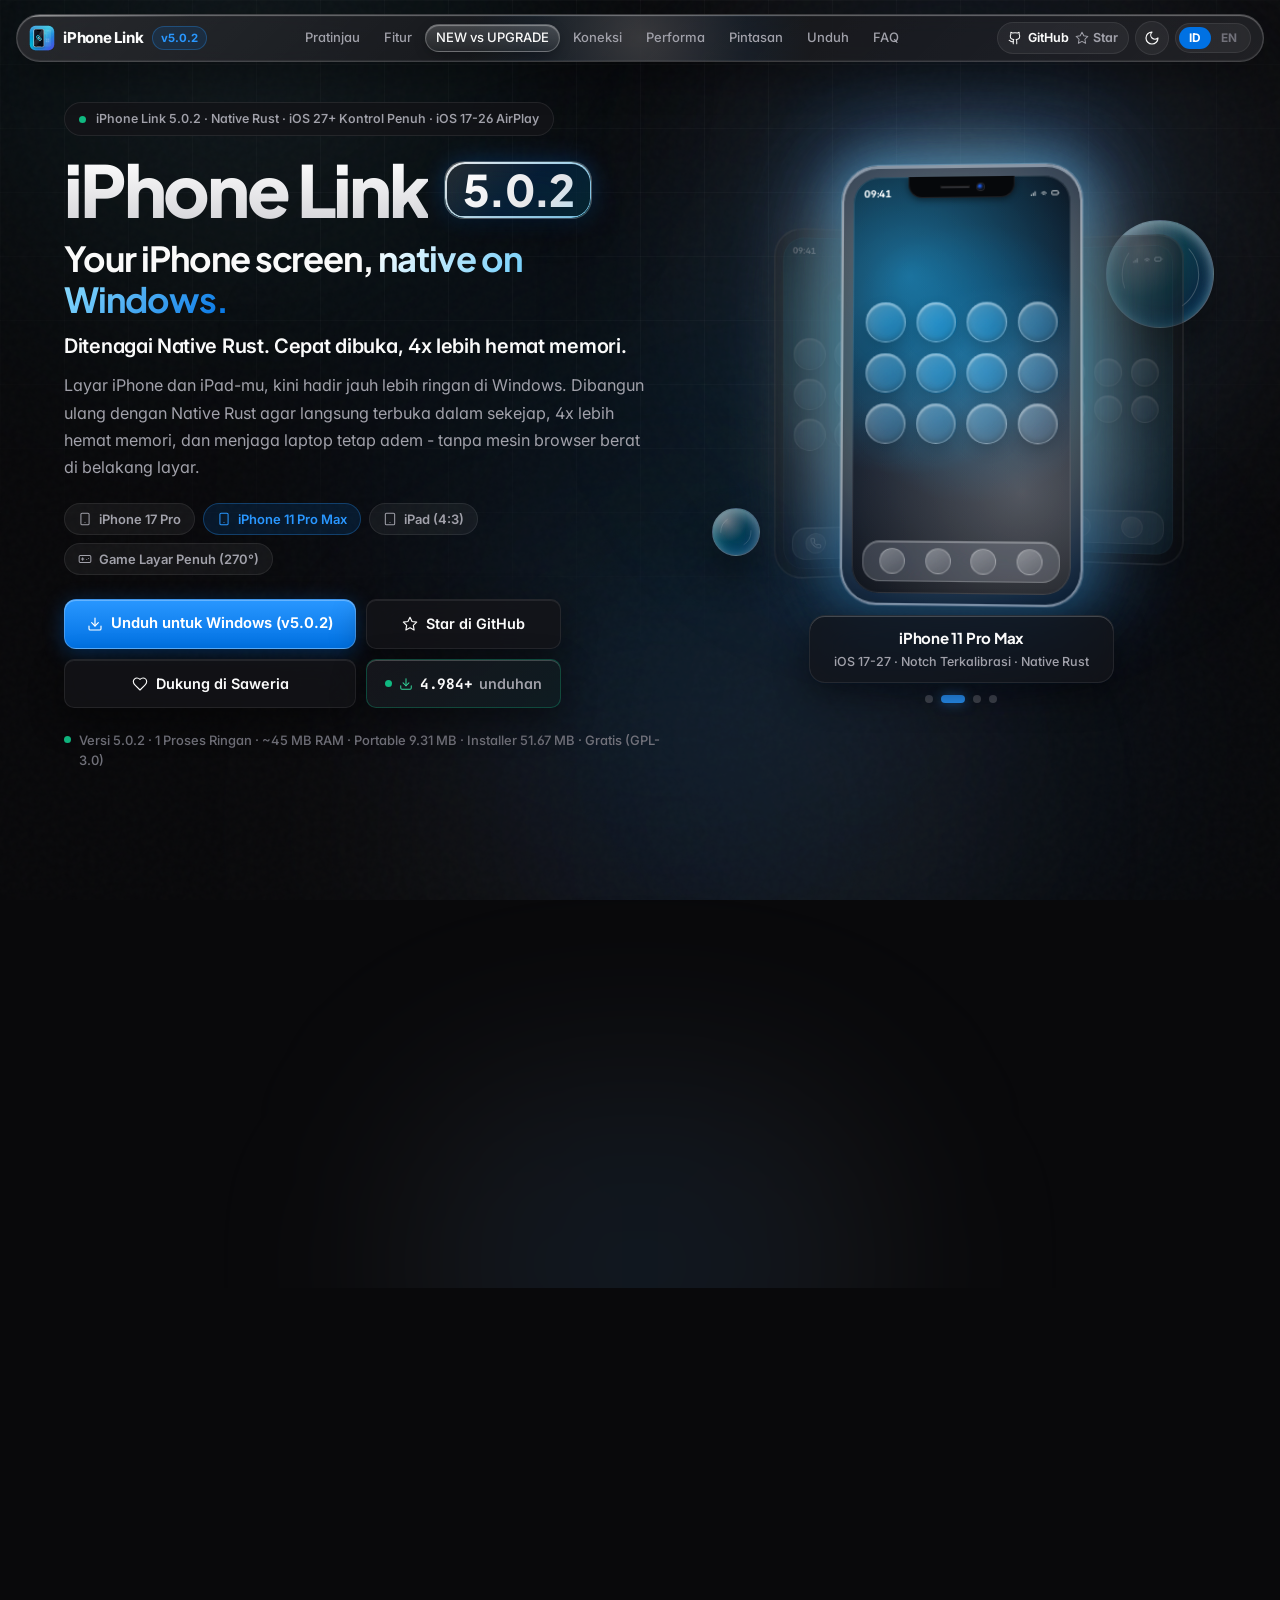
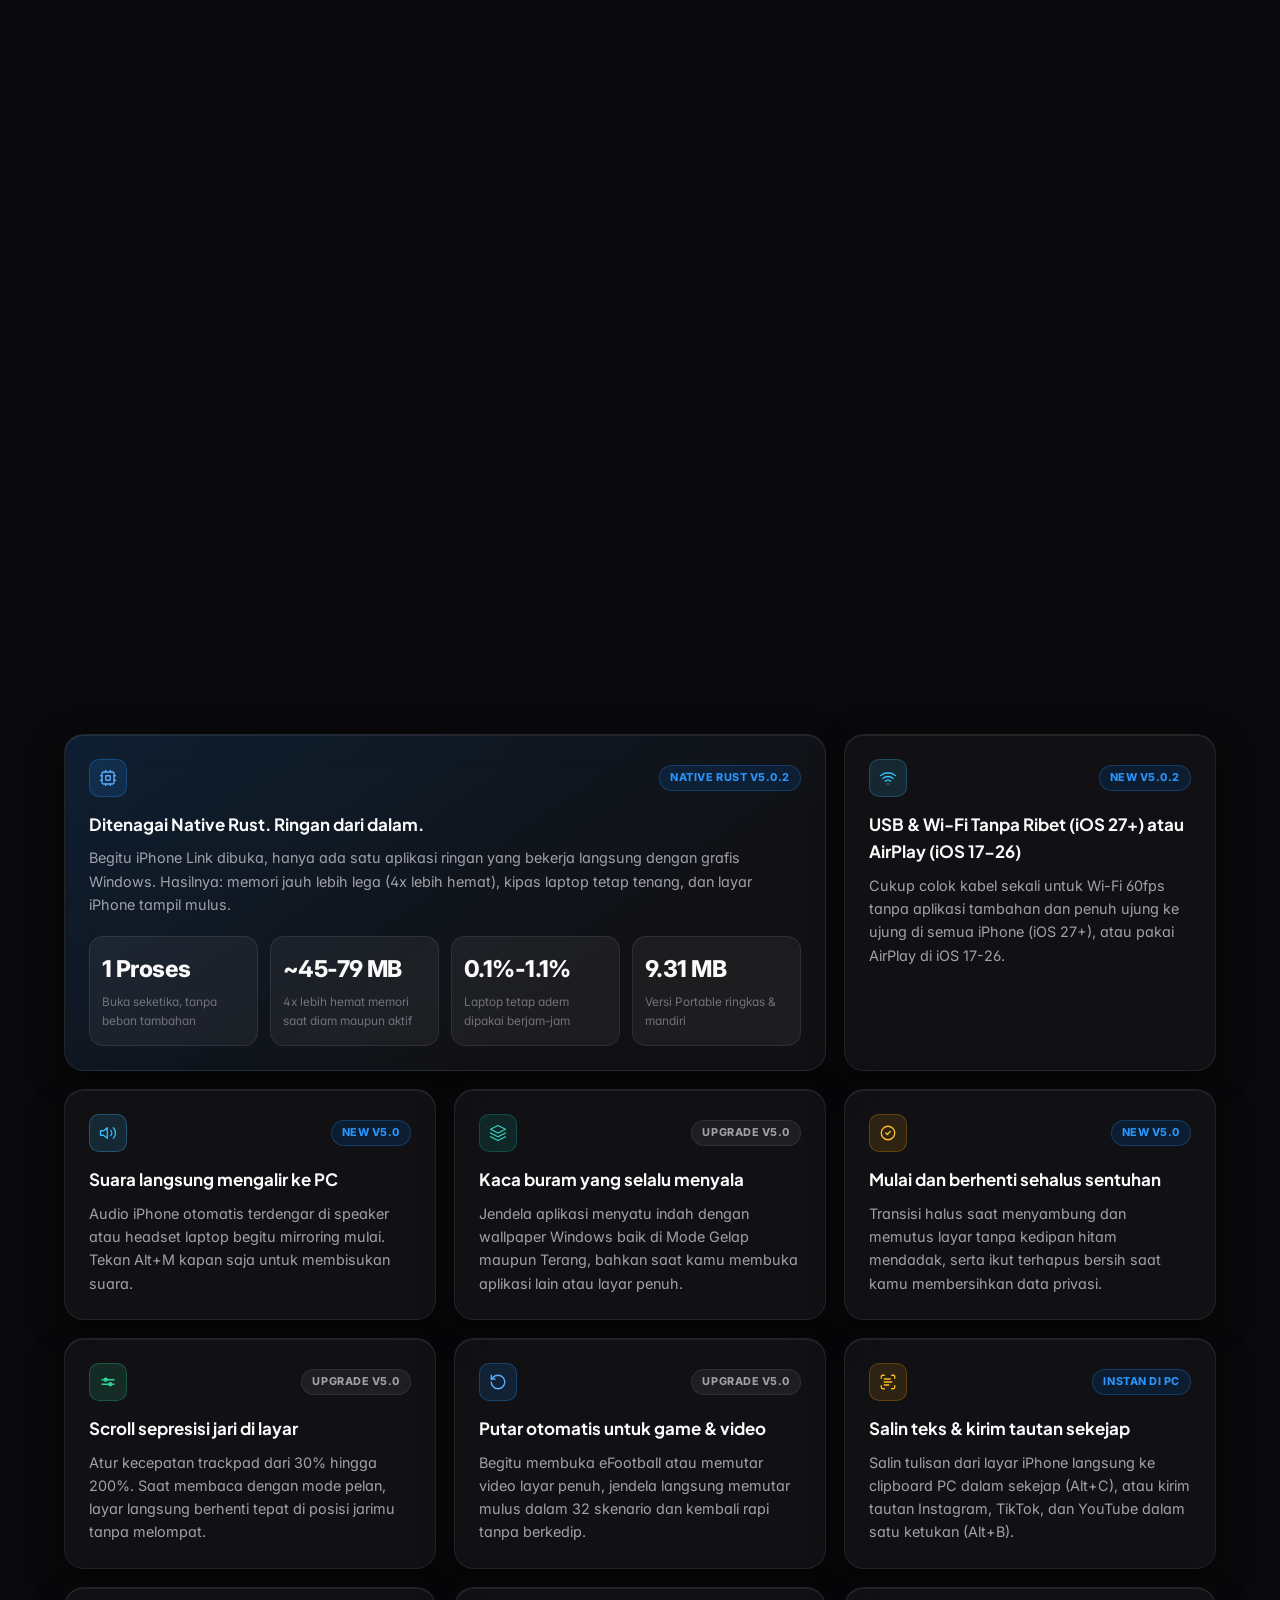
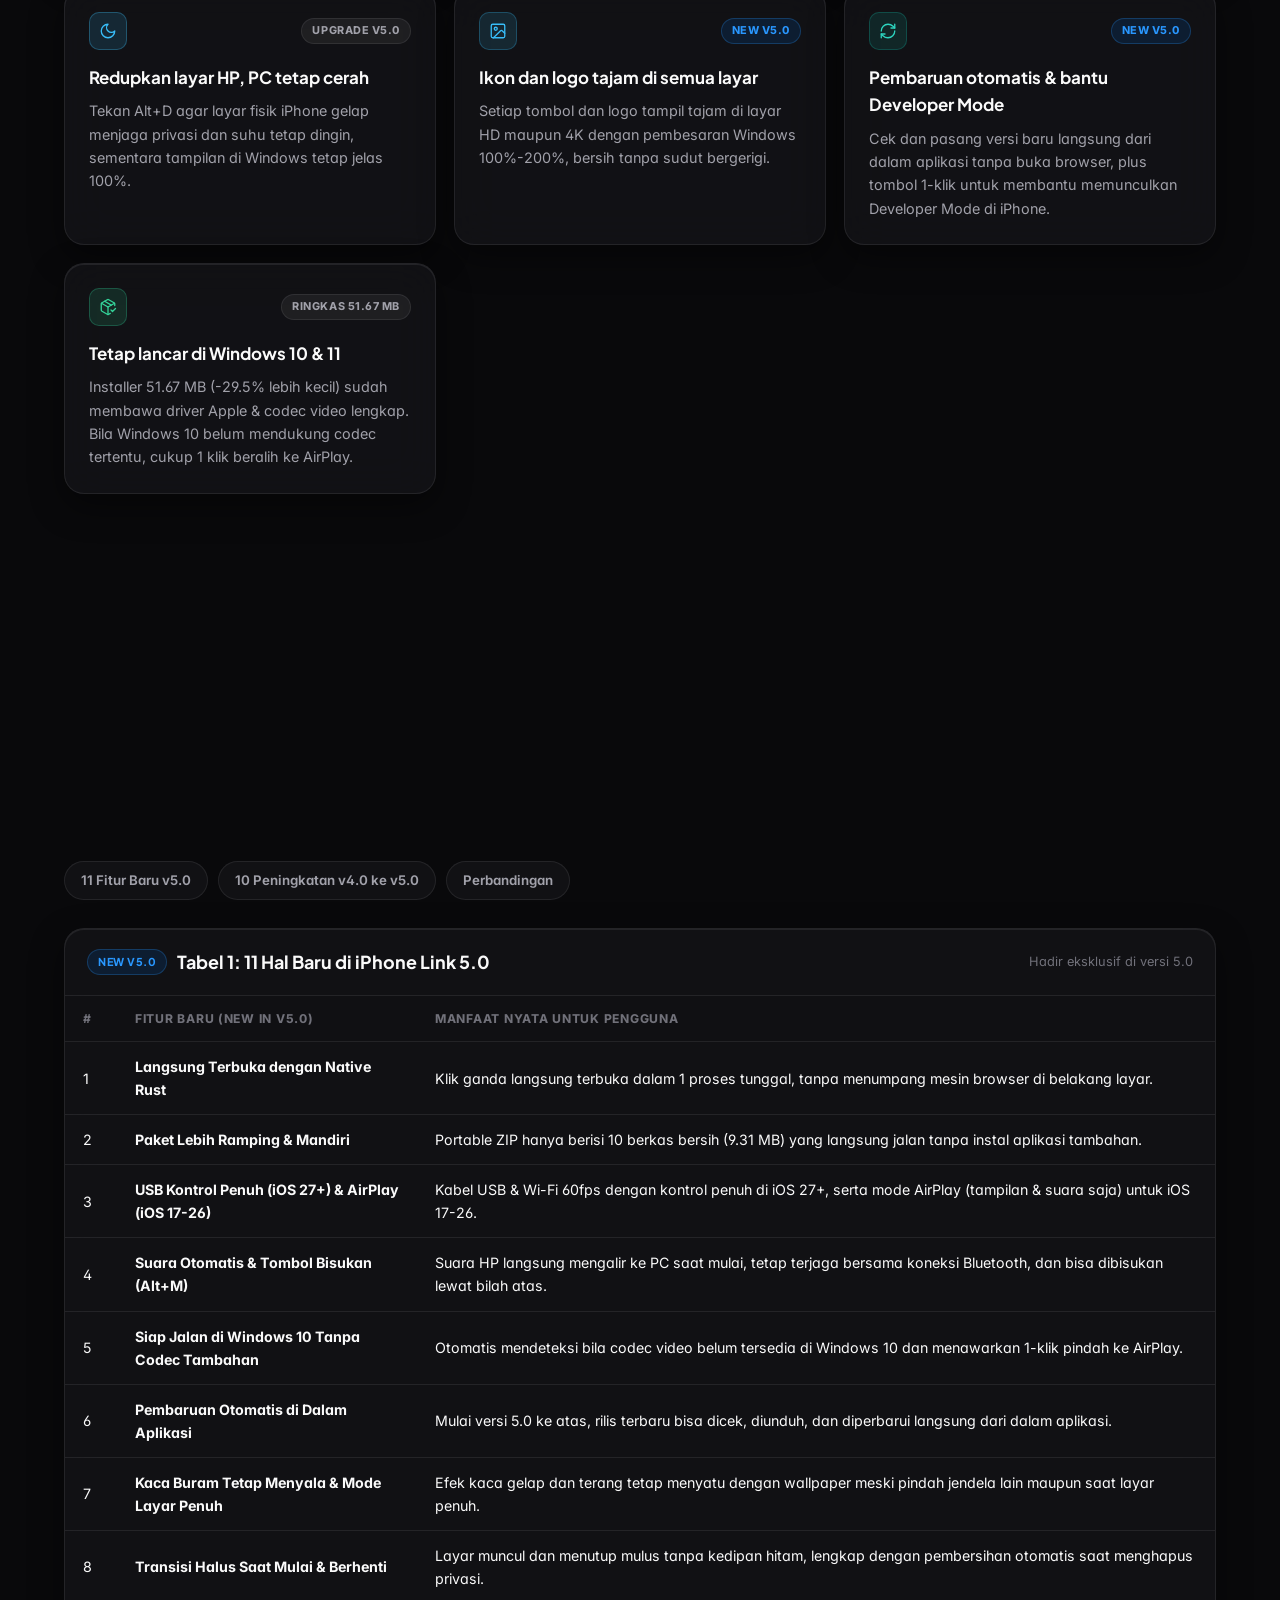
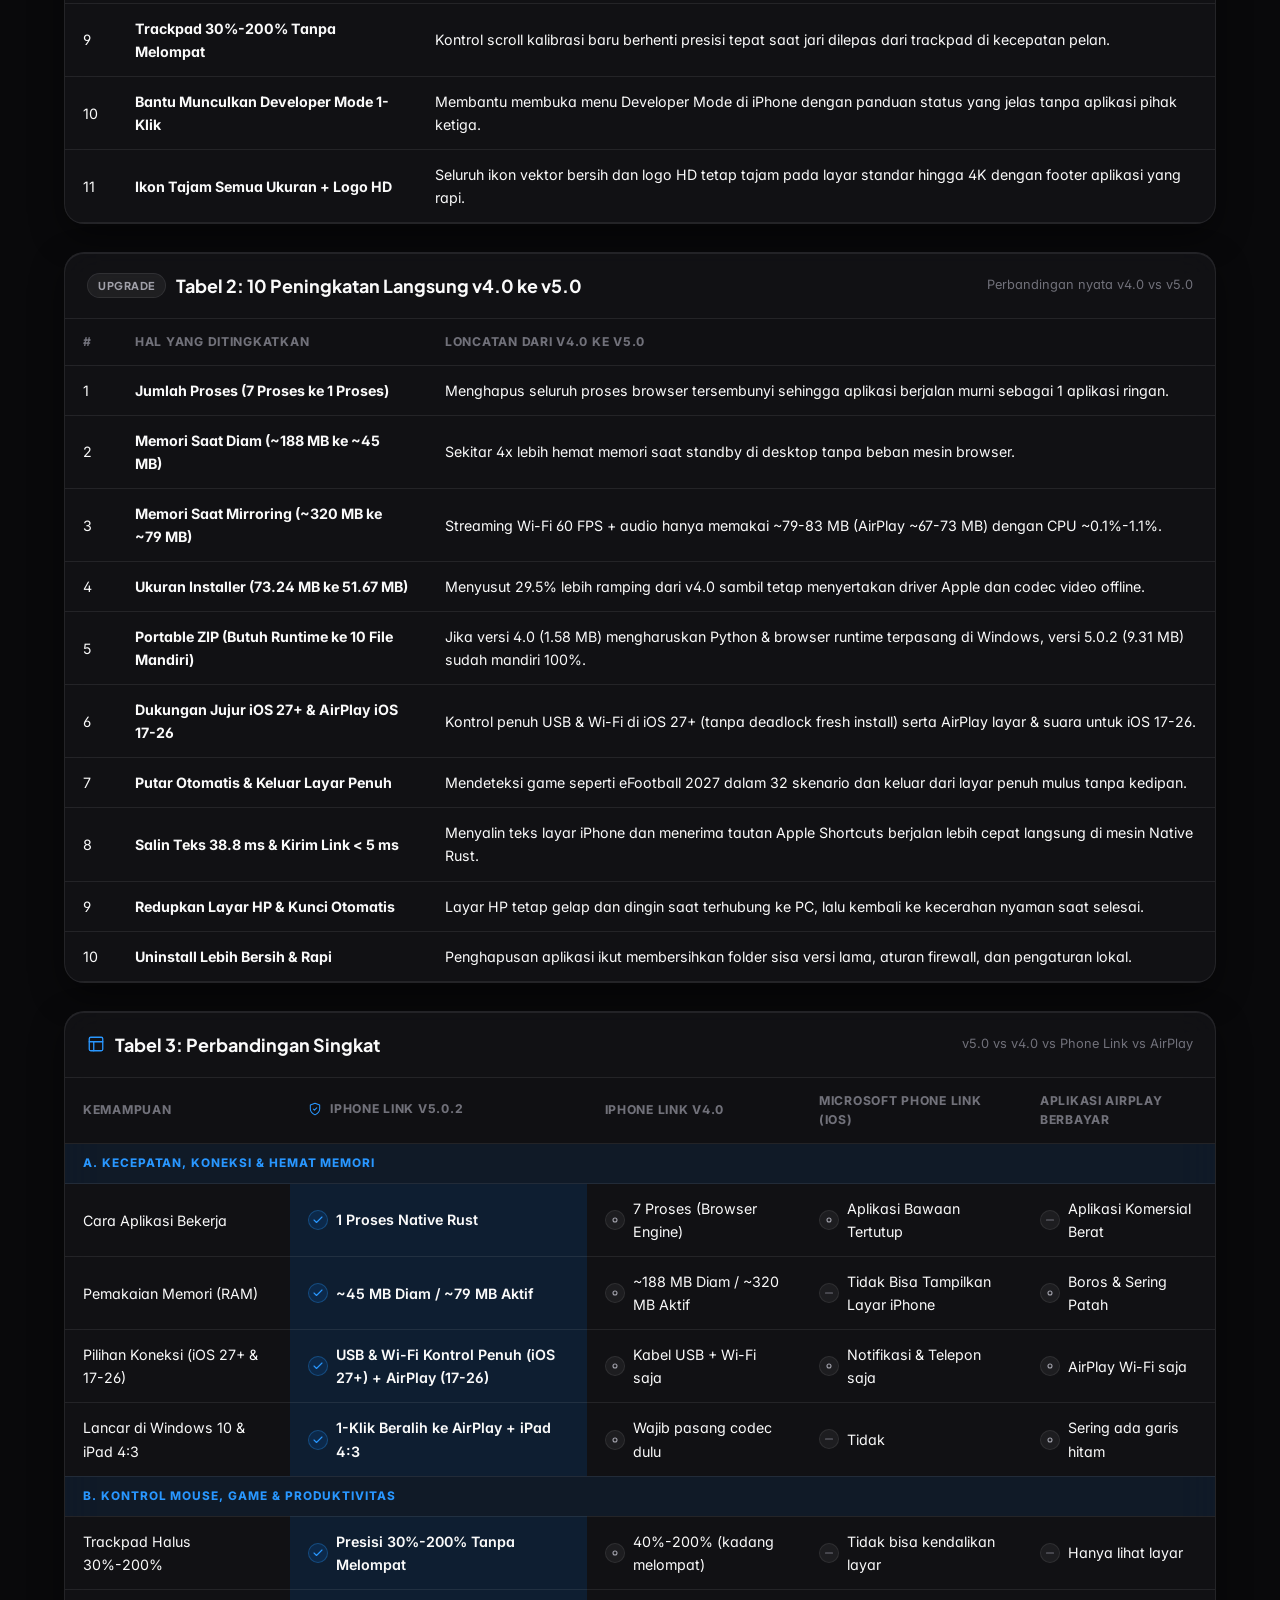
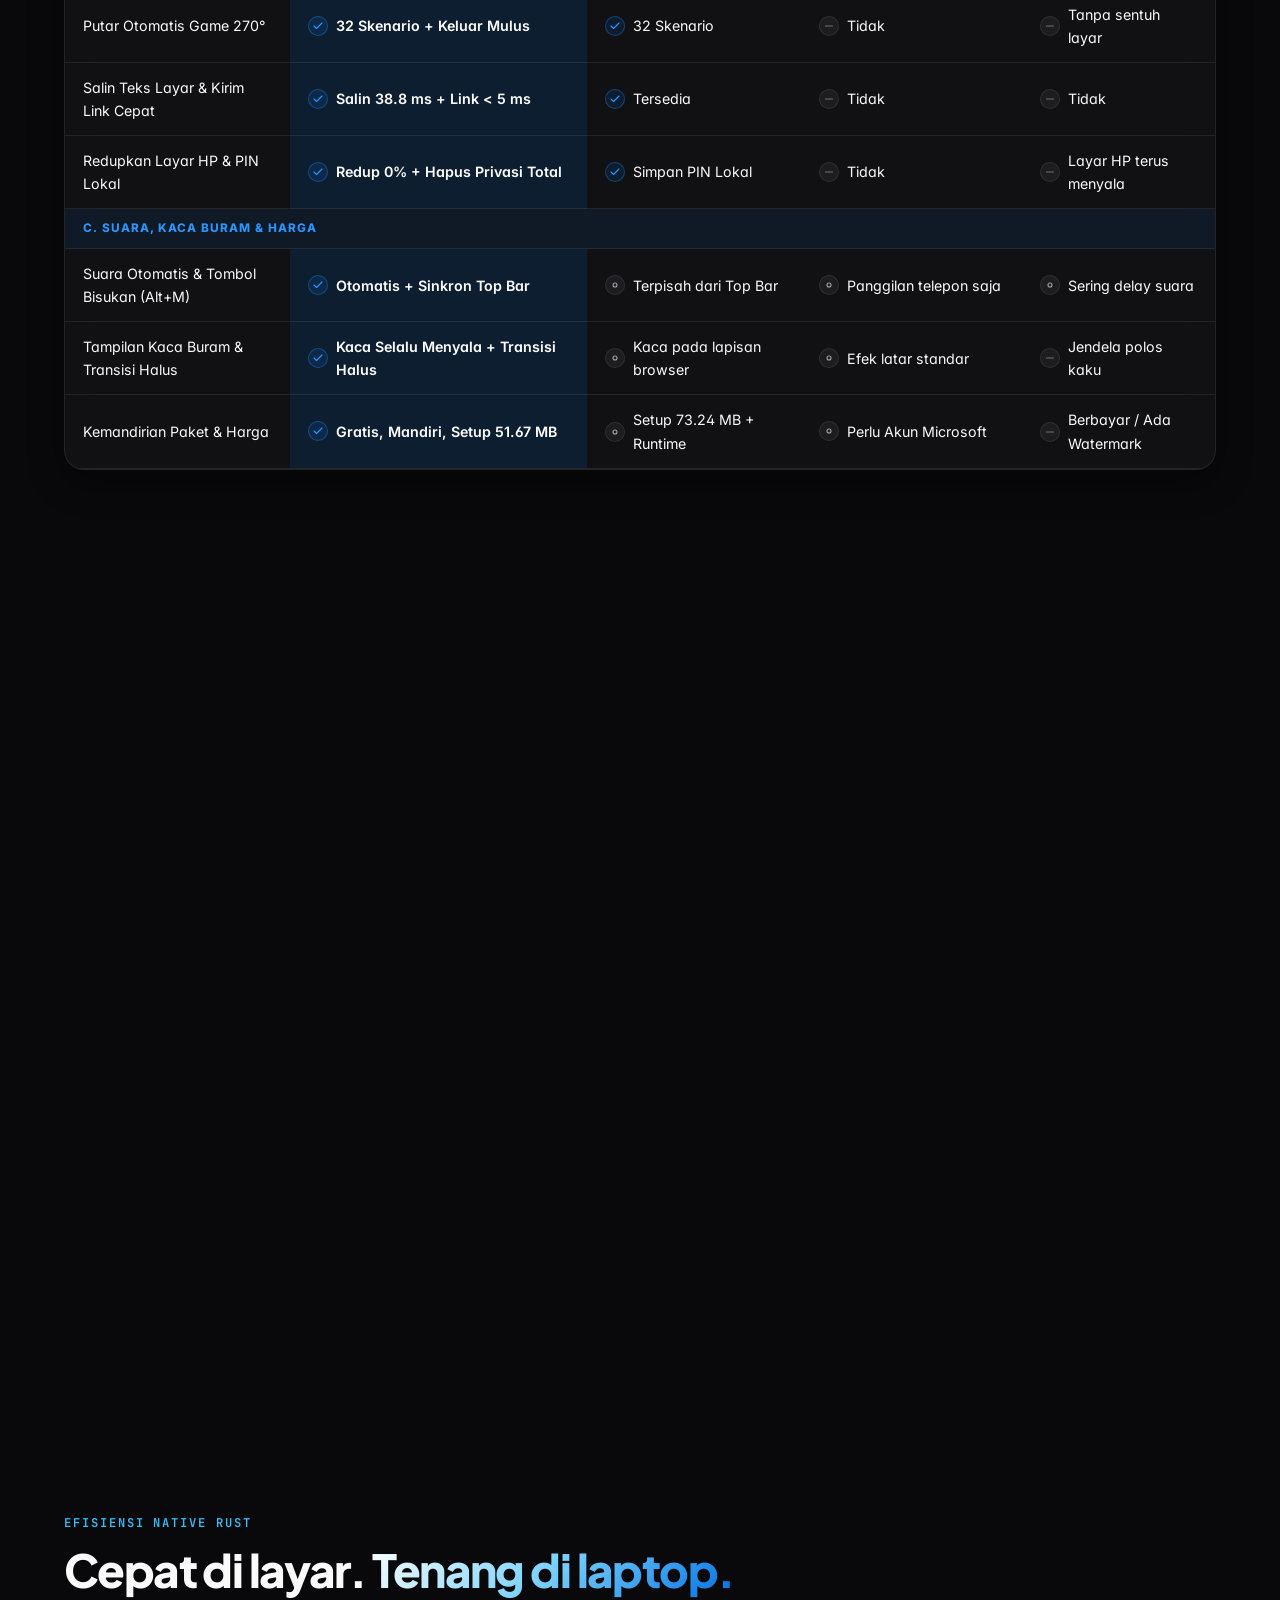
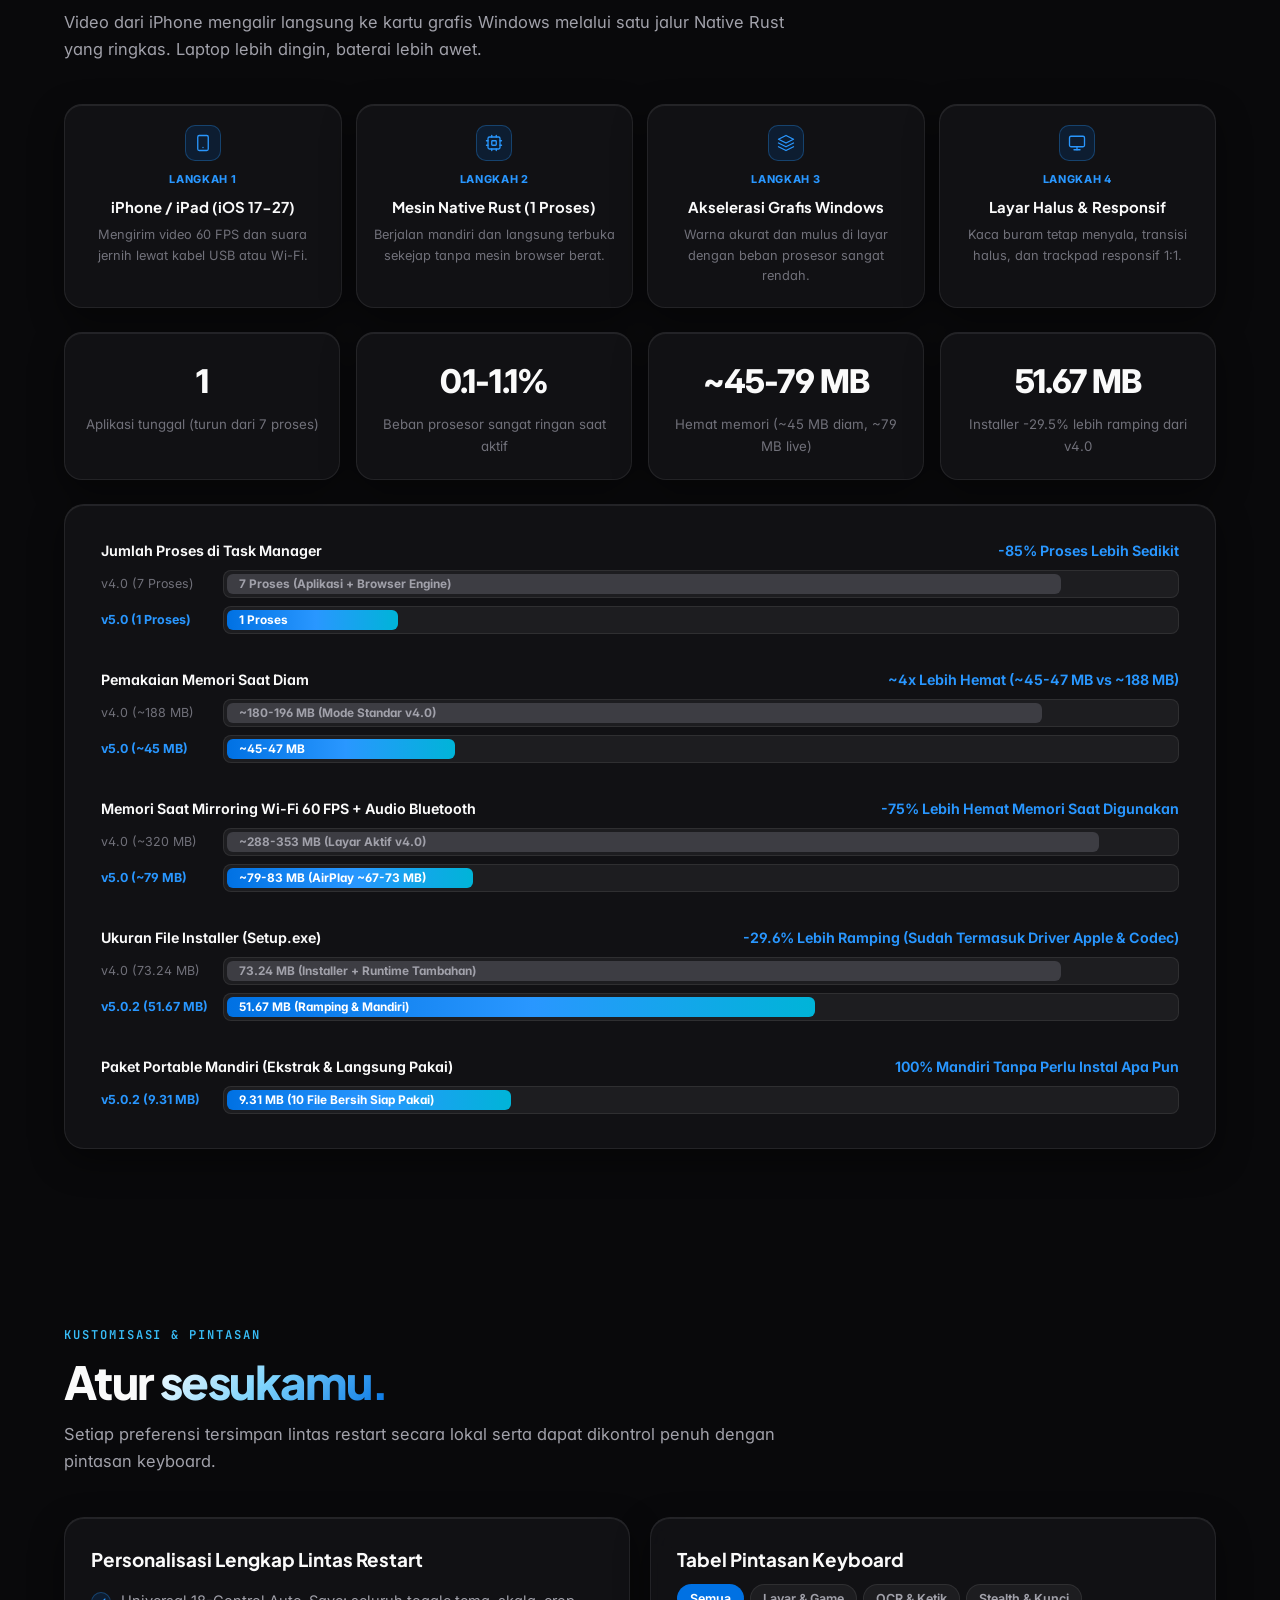
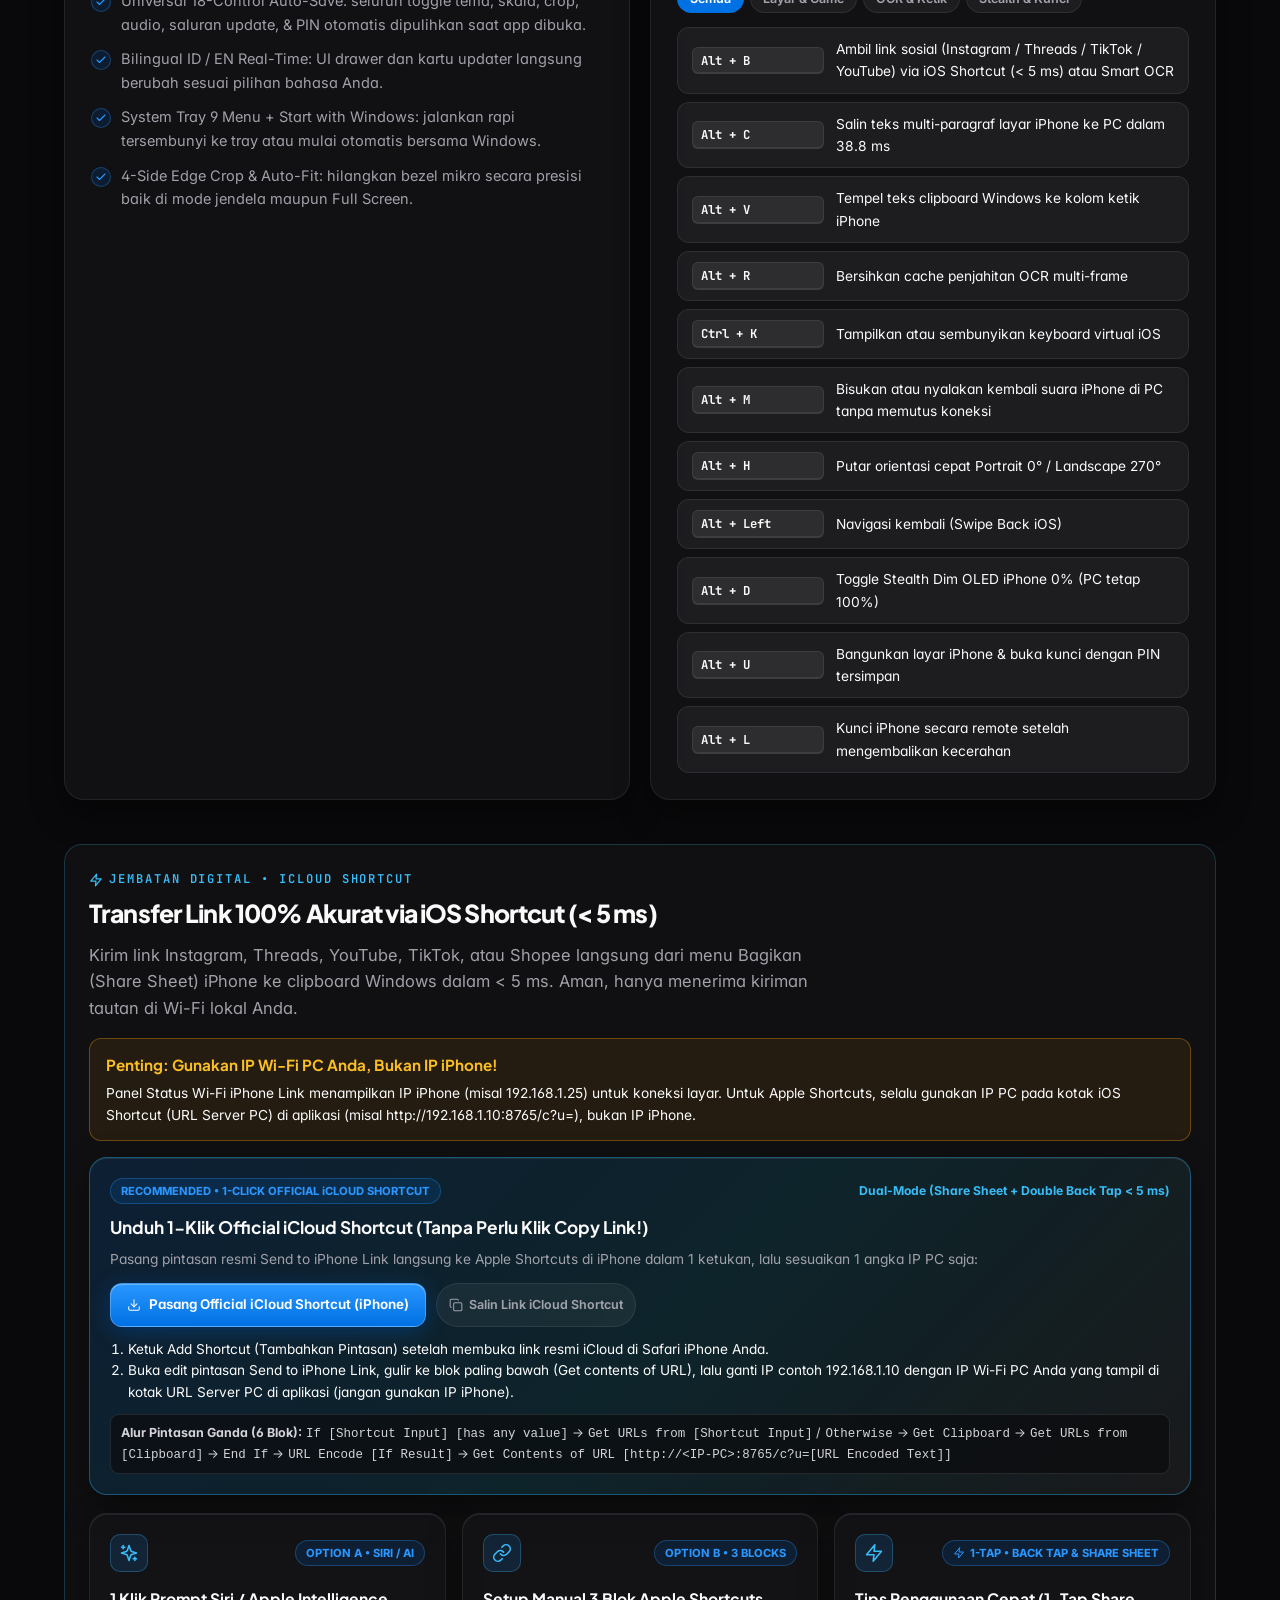
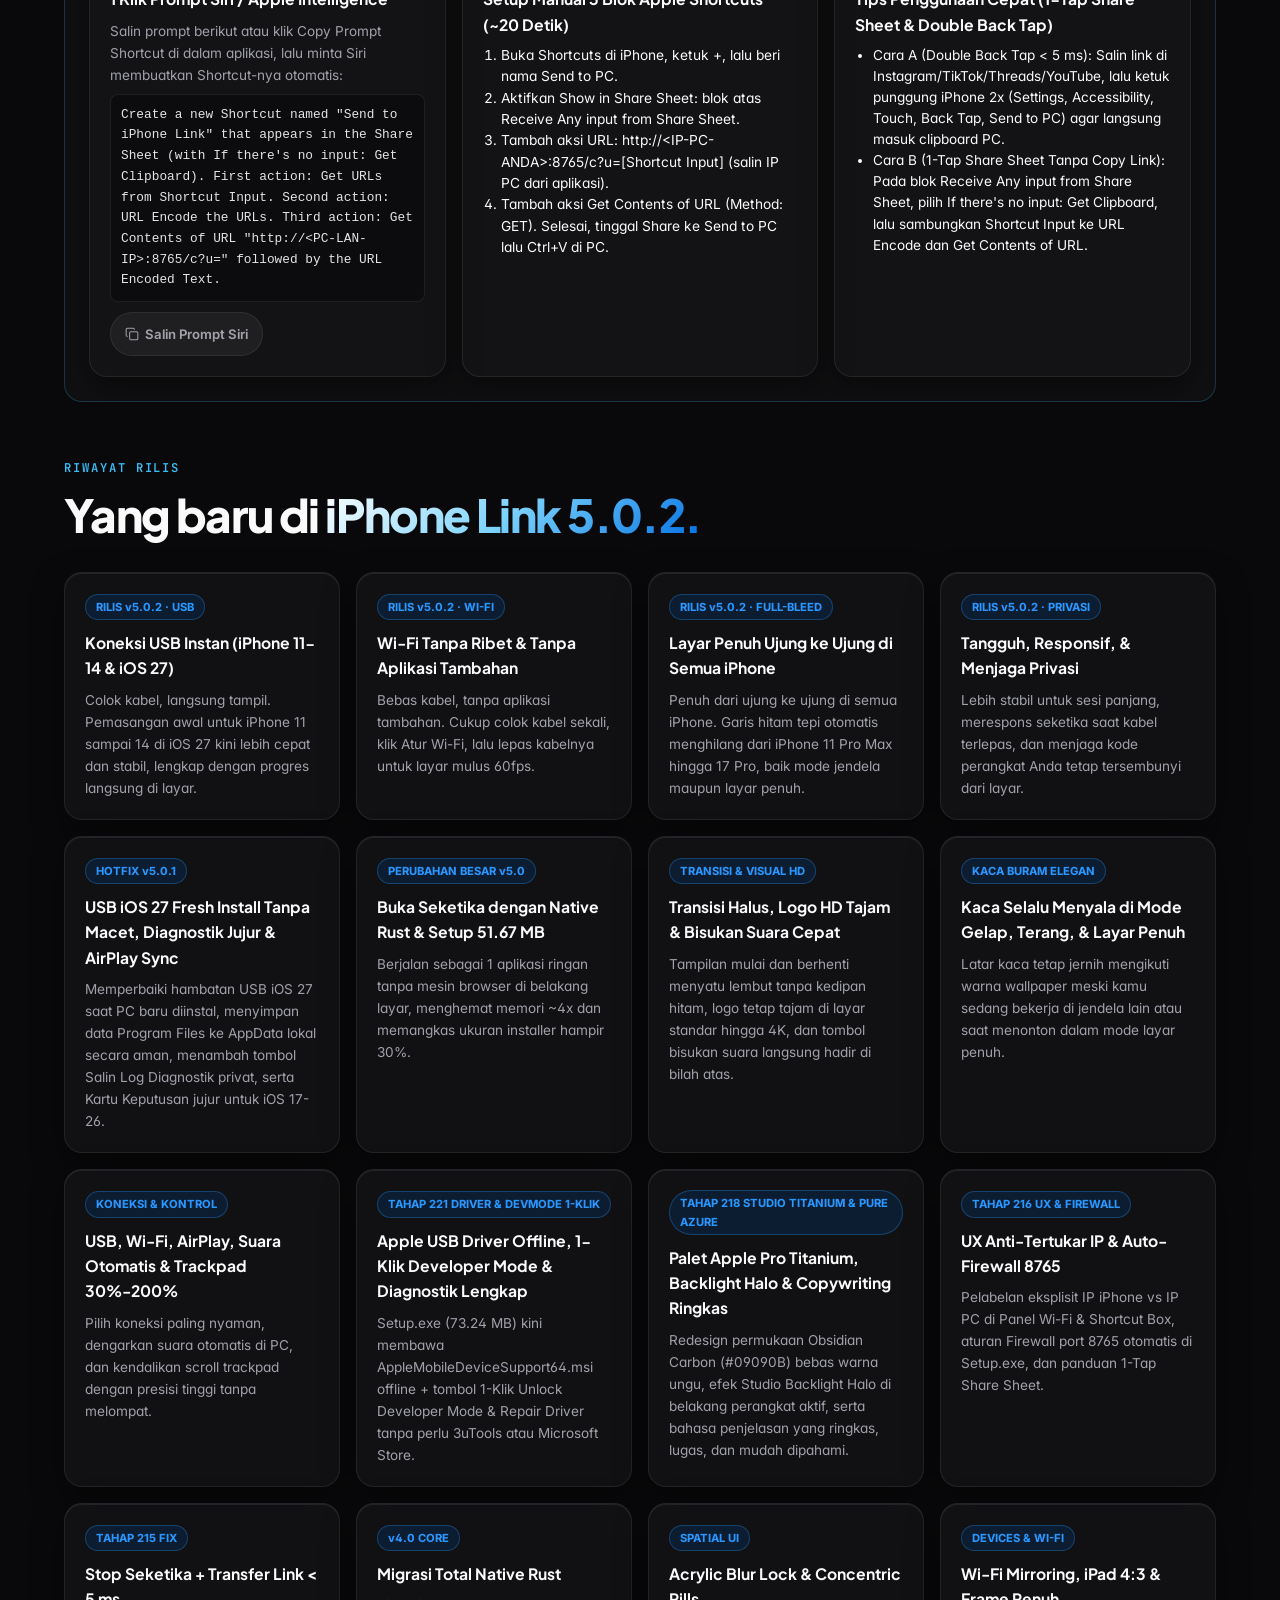
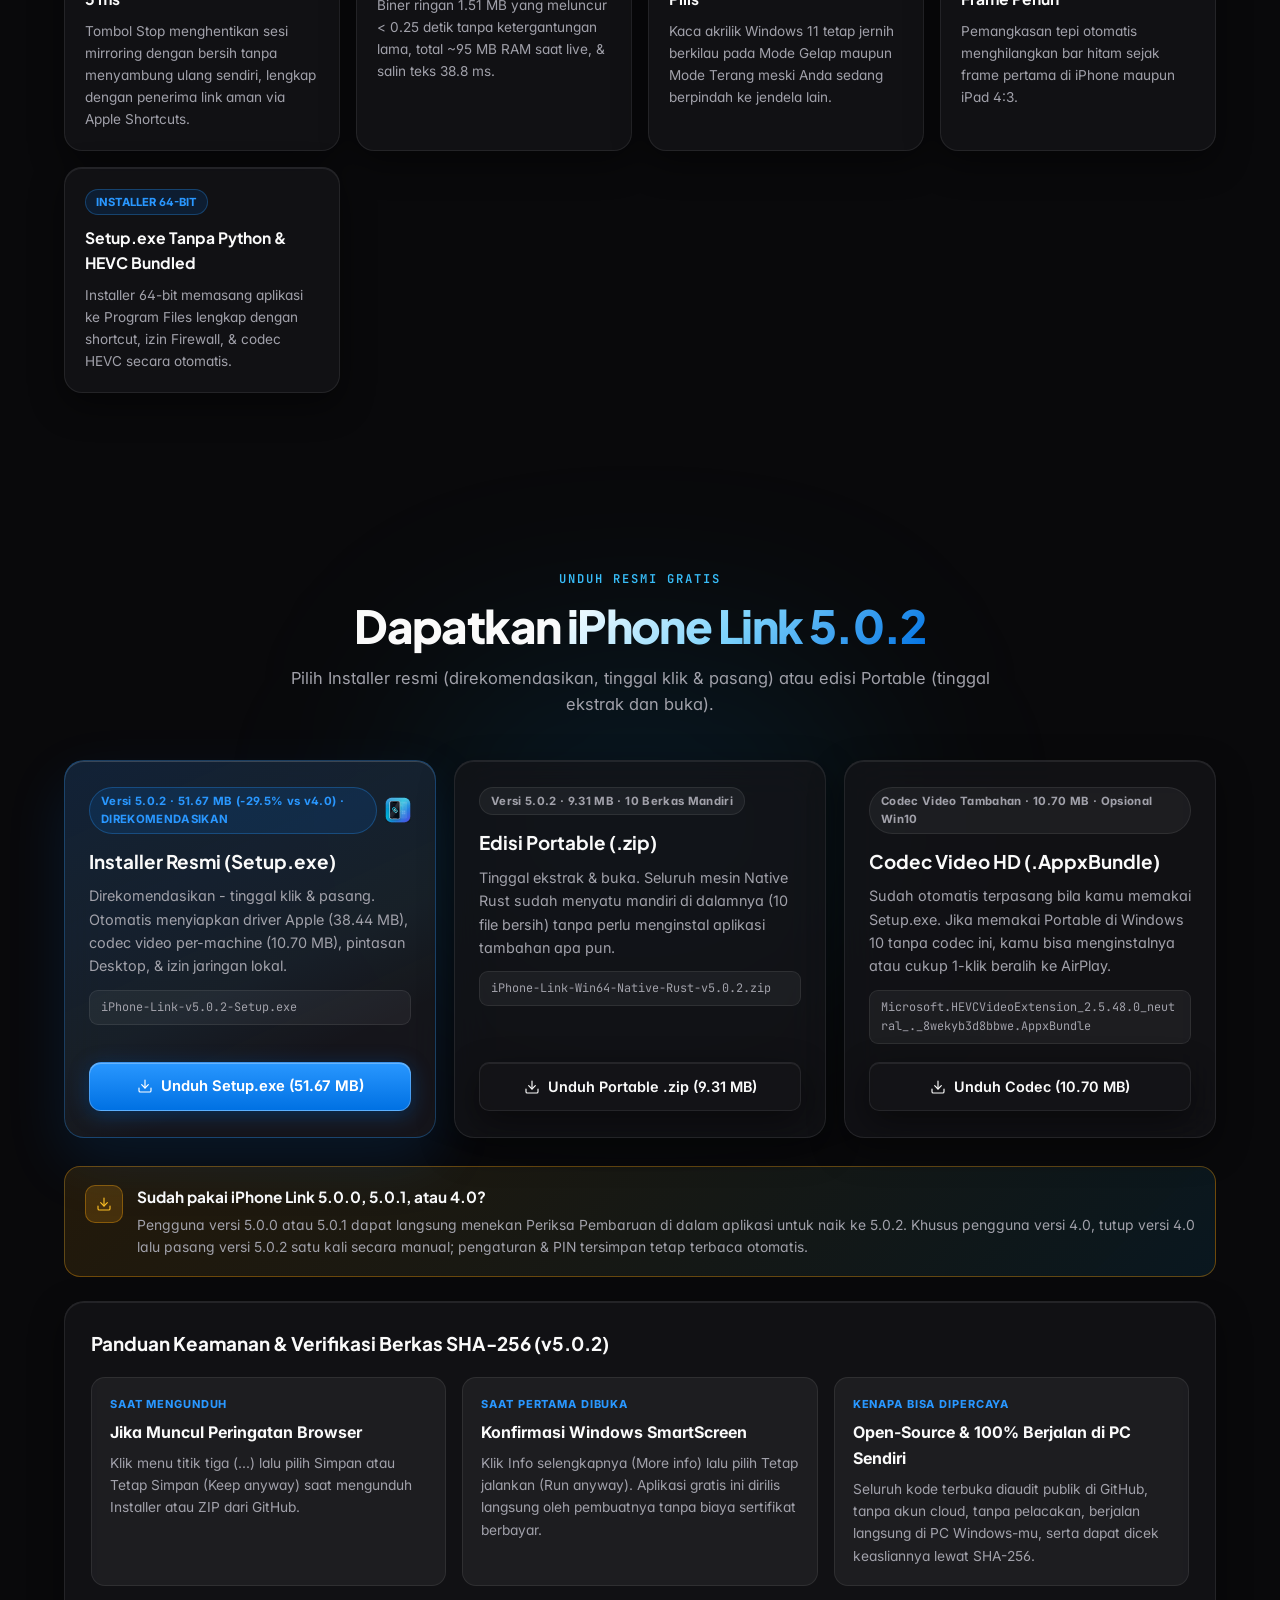
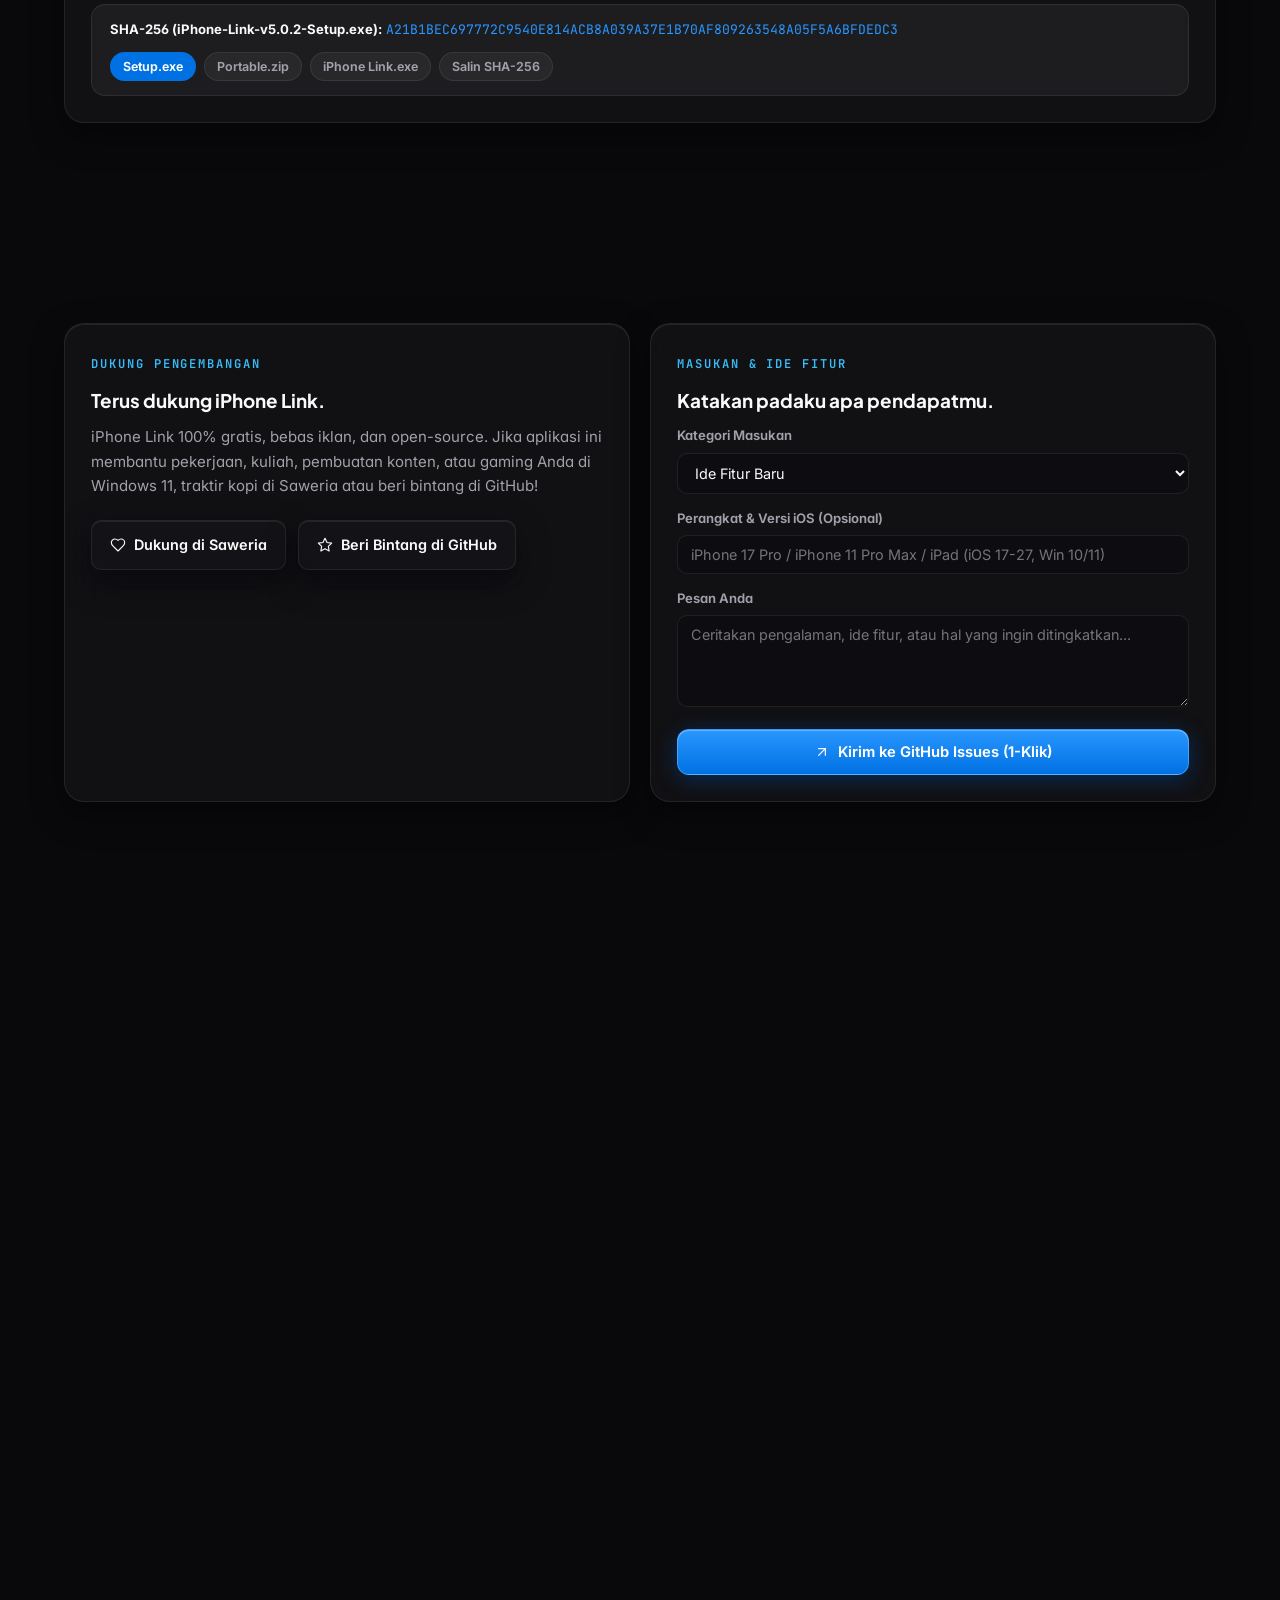
<file: docs/index.html>
<!DOCTYPE html>
<html lang="id" data-lang="id" data-theme="dark">
<head>
  <meta charset="UTF-8">
  <meta name="viewport" content="width=device-width, initial-scale=1.0">
  <meta name="google-site-verification" content="6BpHaWmUVe8RGdDW3qo-7BWpkSm4SySQk0XZt4Y2e78" />
  <title>iPhone Link v5.0.2 - Your iPhone screen, native on Windows.</title>
  <meta name="title" content="iPhone Link v5.0.2 - Your iPhone screen, native on Windows.">
  <meta name="description" content="iPhone Link v5.0.2 oleh Kelvin Daniyar: Layar iPhone dan iPad di Windows 10 &amp; 11 yang jauh lebih ringan dengan Native Rust. Terbuka seketika dalam 1 proses (~45 MB RAM), mendukung Kabel USB 60 FPS &amp; Wi-Fi tanpa aplikasi tambahan (iOS 27+), penuh ujung ke ujung di semua iPhone, AirPlay layar &amp; suara (iOS 17-26), dan gratis selamanya.">
  <meta name="keywords" content="iPhone Link, iPhone Link v5.0, iPhone Link v5.0.2, Native Rust, mirroring iPhone ke Windows 11 gratis, screen mirroring iPhone Windows 10 AirPlay Wi-Fi USB, kendalikan iPhone dari PC tanpa lag, best free iPhone mirroring app for Windows, Kelvin Daniyar">
  <meta name="author" content="Kelvin Daniyar">
  <meta name="robots" content="index, follow, max-image-preview:large, max-snippet:-1, max-video-preview:-1">
  <meta name="theme-color" content="#09090B">
  <link rel="canonical" href="https://kelvindaniyar.github.io/iphone-link/">
  <link rel="llms-txt" href="https://kelvindaniyar.github.io/iphone-link/llms.txt">
  <link rel="llms-full-txt" href="https://kelvindaniyar.github.io/iphone-link/llms-full.txt">
  <link rel="alternate" type="text/plain" title="LLMs.txt Summary" href="https://kelvindaniyar.github.io/iphone-link/llms.txt">
  <link rel="alternate" type="text/plain" title="LLMs Full Documentation" href="https://kelvindaniyar.github.io/iphone-link/llms-full.txt">
  <link rel="alternate" hreflang="id" href="https://kelvindaniyar.github.io/iphone-link/">
  <link rel="alternate" hreflang="en" href="https://kelvindaniyar.github.io/iphone-link/">
  <link rel="alternate" hreflang="x-default" href="https://kelvindaniyar.github.io/iphone-link/">

  <meta property="og:type" content="website">
  <meta property="og:site_name" content="iPhone Link v5.0.2">
  <meta property="og:url" content="https://kelvindaniyar.github.io/iphone-link/">
  <meta property="og:title" content="iPhone Link v5.0.2 - Your iPhone screen, native on Windows.">
  <meta property="og:description" content="Dibangun ulang dengan Native Rust agar langsung terbuka dalam sekejap, 4x lebih hemat memori (~45 MB RAM), kontrol penuh USB &amp; Wi-Fi tanpa aplikasi tambahan pada iOS 27+, serta mode AirPlay pada iOS 17-26 secara gratis di Windows 10 &amp; 11.">
  <meta property="og:image" content="https://kelvindaniyar.github.io/iphone-link/logo.svg">
  <meta name="twitter:card" content="summary_large_image">
  <meta name="twitter:title" content="iPhone Link v5.0.2 - Your iPhone screen, native on Windows.">
  <meta name="twitter:description" content="Layar iPhone &amp; iPad di Windows dengan Native Rust: ringan (~45 MB RAM), kontrol penuh USB/Wi-Fi di iOS 27+, AirPlay H.264 di iOS 17-26, dan 100% gratis (GPL-3.0).">
  <meta name="twitter:image" content="https://kelvindaniyar.github.io/iphone-link/logo.svg">

  <link rel="icon" type="image/svg+xml" href="logo.svg">
  <link rel="preconnect" href="https://fonts.googleapis.com">
  <link rel="preconnect" href="https://fonts.gstatic.com" crossorigin>
  <link href="https://fonts.googleapis.com/css2?family=Inter:wght@400;500;600;700&family=JetBrains+Mono:wght@500;600;700&family=Plus+Jakarta+Sans:wght@500;600;700;800&display=swap" rel="stylesheet">
  <link rel="stylesheet" href="style.css">

  <script type="application/ld+json">
  {
    "@context": "https://schema.org",
    "@graph": [
      {
        "@type": "SoftwareApplication",
        "@id": "https://kelvindaniyar.github.io/iphone-link/#software",
        "name": "iPhone Link",
        "alternateName": [
          "iPhone Link v5.0.2",
          "iPhone Link Pure Native Rust Zero WebView2",
          "iPhone Mirroring for Windows 10 and 11"
        ],
        "softwareVersion": "5.0.2",
        "dateModified": "2026-11-28",
        "applicationCategory": "UtilitiesApplication",
        "applicationSubCategory": "Screen Mirroring & Device Control",
        "operatingSystem": "Windows 10, Windows 11 (64-bit)",
        "url": "https://kelvindaniyar.github.io/iphone-link/",
        "downloadUrl": "https://github.com/kelvindaniyar/iphone-link/releases/download/v5.0.2/iPhone-Link-v5.0.2-Setup.exe",
        "installUrl": "https://github.com/kelvindaniyar/iphone-link/releases/download/v5.0.2/iPhone-Link-v5.0.2-Setup.exe",
        "codeRepository": "https://github.com/kelvindaniyar/iphone-link",
        "isBasedOn": "https://github.com/teyboxv1/pane-iphone-mirror-windows",
        "license": "https://www.gnu.org/licenses/gpl-3.0.html",
        "fileSize": "51.67 MB",
        "image": "https://kelvindaniyar.github.io/iphone-link/logo.svg",
        "description": "Free and open-source (GPL-3.0) 100% Pure Native Rust Zero-WebView2 (Slint + DirectComposition + Direct3D 11) iPhone and iPad screen mirroring for Windows 10 and Windows 11 64-bit: full 60fps USB Cable & Wi-Fi HEVC with full mouse/keyboard/trackpad control on iOS 27+, plus AirPlay H.264 view & audio on iOS 17-26, running in a single process (~45-47 MB standby RAM) with Always-On Frosted Acrylic, 38.8 ms OCR, 0% OLED Stealth Dim, DPAPI local PIN, and honest Zero-PII USB diagnostics.",
        "featureList": [
          "100% Pure Native Rust Zero-WebView2 (Slint + DirectComposition, 1 Process)",
          "Triple Connectivity: USB 60fps + Wi-Fi HEVC + AirPlay H.264 HD",
          "Always-On True Frosted Thin Acrylic (DWMSBT_TRANSIENTWINDOW + Fullscreen Wings)",
          "~45-47 MB Standby RAM & 0.1%-1.1% Live CPU",
          "Trackpad Speed 30%-200% with Anti-Fling Precision Brake",
          "Auto-Start Audio Sink + Bluetooth A2DP + Top Bar Mute (Alt+M)",
          "38.8 ms Instant OCR Text Copy & <5 ms iOS Shortcut Link Transfer",
          "Win10 Non-HEVC 1-Click AirPlay Fallback, 1-Click AMFI DevMode & WinHTTP Auto-Updater"
        ],
        "offers": {
          "@type": "Offer",
          "price": "0",
          "priceCurrency": "USD"
        },
        "author": {
          "@type": "Person",
          "name": "Kelvin Daniyar",
          "url": "https://github.com/kelvindaniyar",
          "sameAs": [
            "https://github.com/kelvindaniyar",
            "https://www.instagram.com/kelvin.daniyar/",
            "https://www.tiktok.com/@kelvindaniyar",
            "https://saweria.co/kelvindaniyar"
          ]
        }
      },
      {
        "@type": "WebSite",
        "@id": "https://kelvindaniyar.github.io/iphone-link/#website",
        "name": "iPhone Link Official Website",
        "url": "https://kelvindaniyar.github.io/iphone-link/",
        "inLanguage": ["id-ID", "en-US"],
        "publisher": {
          "@type": "Person",
          "name": "Kelvin Daniyar",
          "url": "https://github.com/kelvindaniyar"
        }
      },
      {
        "@type": "HowTo",
        "@id": "https://kelvindaniyar.github.io/iphone-link/#howto",
        "name": "Cara Mirroring Layar iPhone & iPad ke Windows 10/11 dengan iPhone Link v5.0.2",
        "description": "Panduan 3 langkah cepat menampilkan layar iPhone atau iPad di Windows 10/11 64-bit: kontrol penuh USB/Wi-Fi pada iOS 27+ tanpa aplikasi tambahan, atau AirPlay tampilan & audio pada iOS 17-26.",
        "totalTime": "PT2M",
        "tool": [
          {
            "@type": "HowToTool",
            "name": "PC Windows 10 / 11 64-Bit"
          },
          {
            "@type": "HowToTool",
            "name": "iPhone atau iPad (iOS 27+ Kontrol Penuh / iOS 17-26 AirPlay)"
          },
          {
            "@type": "HowToTool",
            "name": "Kabel USB atau jaringan Wi-Fi lokal yang sama"
          }
        ],
        "step": [
          {
            "@type": "HowToStep",
            "position": 1,
            "name": "Unduh dan jalankan Installer iPhone-Link-v5.0.2-Setup.exe",
            "text": "Unduh iPhone-Link-v5.0.2-Setup.exe (51.67 MB) untuk memasang aplikasi Pure Native Rust Zero-WebView2, Apple USB Driver offline, Microsoft HEVC Extension per-machine, dan aturan Firewall port 8765 secara otomatis."
          },
          {
            "@type": "HowToStep",
            "position": 2,
            "name": "Pilih Kabel USB / Wi-Fi (iOS 27+) atau AirPlay H.264 (iOS 17-26)",
            "text": "Untuk iOS 27+, sambungkan via Kabel USB atau Wi-Fi untuk 60fps & kontrol penuh. Untuk iOS 17-26, pilih Mode AirPlay (Wi-Fi) dari Control Center iPhone untuk tampilan & suara ke PC."
          },
          {
            "@type": "HowToStep",
            "position": 3,
            "name": "Klik Mulai Mirroring dan nikmati kendali 1:1 & audio otomatis",
            "text": "Layar iPhone tampil seketika dengan Always-On Frosted Acrylic, Auto-Start Audio Sink (Alt+M), Trackpad 30%-200%, salin teks 38.8 ms (Alt+C), dan kirim link < 5 ms (Alt+B)."
          }
        ]
      }
    ]
  }
  </script>
  <script type="application/ld+json">
  {
    "@context": "https://schema.org",
    "@type": "FAQPage",
    "@id": "https://kelvindaniyar.github.io/iphone-link/#faqpage",
    "mainEntity": [
      {
        "@type": "Question",
        "name": "What is iPhone Link and is it free?",
        "acceptedAnswer": {
          "@type": "Answer",
          "text": "iPhone Link is a free, open-source (GPL-3.0) Windows 10 and Windows 11 desktop application created by Kelvin Daniyar for macOS-style iPhone and iPad screen mirroring and remote control, similar to scrcpy for iOS. Version 5.0.2 is built in 100% Pure Native Rust with Zero WebView2."
        }
      },
      {
        "@type": "Question",
        "name": "Does iPhone Link v5.0.2 require Python, Edge WebView2, or jailbreak?",
        "acceptedAnswer": {
          "@type": "Answer",
          "text": "No. iPhone Link v5.0.2 is a 100% Pure Native Rust single-process executable using approximately 45 MB idle RAM and 79 MB live mirroring RAM. Even wireless Wi-Fi 60fps setup works with zero Python and zero extra tools on stock non-jailbroken iOS 17-27 devices."
        }
      },
      {
        "@type": "Question",
        "name": "What connection modes are supported for iOS 27+ vs iOS 17-26?",
        "acceptedAnswer": {
          "@type": "Answer",
          "text": "On iOS 27+, iPhone Link v5.0.2 supports full 60fps USB Cable and wireless Wi-Fi mirroring with built-in Wi-Fi pairing (no extra tools required) and edge-to-edge full-screen framing from iPhone 11 Pro Max through 17 Pro, plus complete mouse, keyboard, and trackpad control. On iOS 17-26, iPhone Link provides built-in AirPlay display and PC audio (View & Audio Only)."
        }
      },
      {
        "@type": "Question",
        "name": "Which iPhone, iPad, and Windows versions are supported?",
        "acceptedAnswer": {
          "@type": "Answer",
          "text": "iPhone Link v5.0.2 supports Windows 10 and Windows 11 64-bit PCs, with fast plug-and-play USB and Wi-Fi control on iPhone 11 through 17 running iOS/iPadOS 27+ (physically verified on iOS 27.2 on iPhone 17 Pro & iOS 27.2.1 on iPhone 11 Pro Max with zero black bars) and AirPlay display + audio on iOS/iPadOS 17 through 26."
        }
      },
      {
        "@type": "Question",
        "name": "Can I control my iPhone with a Windows keyboard, mouse, and stream audio to PC?",
        "acceptedAnswer": {
          "@type": "Answer",
          "text": "Yes on iOS 27+: you get full mouse click and drag, precision trackpad scrolling with 30%-200% speed control, cross-platform Ctrl shortcuts, bidirectional OCR copy-paste via Alt+C and Alt+V, auto-rotate for games like eFootball, and built-in PC Bluetooth A2DP & AirPlay audio streaming with Alt+M mute. On iOS 17-26, wireless AirPlay streams display and audio to PC cleanly."
        }
      },
      {
        "@type": "Question",
        "name": "Is my Auto-Unlock PIN safe and private?",
        "acceptedAnswer": {
          "@type": "Answer",
          "text": "Yes. Everything runs 100% locally on your Windows PC with zero cloud telemetry and device IDs kept hidden off screen. The optional Auto-Unlock PIN is encrypted on disk using per-user Windows DPAPI and can be permanently erased in one click."
        }
      },
      {
        "@type": "Question",
        "name": "How do I enable Developer Mode on iPhone if the menu is hidden?",
        "acceptedAnswer": {
          "@type": "Answer",
          "text": "Connect your iPhone via USB and click iPhone Link's built-in 1-click Developer Mode helper, then enable Developer Mode in iOS Settings -> Privacy & Security and restart your iPhone."
        }
      },
      {
        "@type": "Question",
        "name": "How do I upgrade from iPhone Link v5.0.0, v5.0.1, or v4.0 to v5.0.2?",
        "acceptedAnswer": {
          "@type": "Answer",
          "text": "If you already run v5.0.0 or v5.0.1, click Check for Updates right inside the app to upgrade to v5.0.2 in one click. If you use v4.0, download the iPhone Link v5.0.2 Setup installer (51.67 MB) or Portable ZIP (9.31 MB) from GitHub Releases once; your settings and DPAPI PIN stay compatible."
        }
      }
    ]
  }
  </script>
</head>
<body>
  <!-- PILAR 2: INLINE SVG OPTICAL LIQUID GLASS FILTER -->
  <svg id="liquid-glass-defs" width="0" height="0" style="position:absolute;width:0;height:0;pointer-events:none;" aria-hidden="true">
    <defs>
      <filter id="liquid-glass-refract" x="-10%" y="-10%" width="120%" height="120%" color-interpolation-filters="sRGB">
        <feTurbulence type="fractalNoise" baseFrequency="0.012 0.04" numOctaves="2" seed="7" result="noise" />
        <feDisplacementMap in="SourceGraphic" in2="noise" scale="6" xChannelSelector="R" yChannelSelector="G" result="displaced" />
        <feSpecularLighting in="noise" surfaceScale="2.2" specularConstant="0.55" specularExponent="28" lighting-color="#ffffff" result="specOut">
          <fePointLight x="180" y="-40" z="120" />
        </feSpecularLighting>
        <feComposite in="specOut" in2="SourceAlpha" operator="in" result="specClipped" />
        <feMerge>
          <feMergeNode in="displaced" />
          <feMergeNode in="specClipped" />
        </feMerge>
      </filter>
    </defs>
  </svg>

  <!-- PILAR 3: MULTI-ZONE LIVING ATMOSPHERIC MESH BACKGROUND + GRAIN -->
  <div class="spatial-ambient-canvas" id="spatial-ambient-canvas" aria-hidden="true">
    <div class="ambient-orb orb-hero-right"></div>
    <div class="ambient-orb orb-hero-left"></div>
    <div class="ambient-orb orb-sim-stage"></div>
    <div class="ambient-orb orb-bento-mid"></div>
    <div class="ambient-orb orb-download-low"></div>
    <div class="spatial-grain-overlay"></div>
  </div>
  <div class="aurora-grid" aria-hidden="true"></div>

  <!-- PILAR 2: FLOATING OPTICAL LIQUID GLASS NAVBAR + SLIDING LENS -->
  <header class="floating-nav-wrap">
    <nav class="floating-nav" id="floating-nav" aria-label="Main Navigation">
      <a href="#hero" class="nav-brand">
        <img src="logo.svg" alt="iPhone Link Logo" width="26" height="26">
        <span>iPhone Link</span>
        <span class="nav-ver-pill">v5.0.2</span>
      </a>

      <ul class="nav-links" id="nav-links">
        <span class="nav-sliding-pill" id="nav-sliding-pill" aria-hidden="true"></span>
        <li><a href="#pratinjau" data-id="Pratinjau" data-en="Preview">Pratinjau</a></li>
        <li><a href="#fitur" data-id="Fitur" data-en="Features">Fitur</a></li>
        <li><a href="#evolusi" data-id="NEW vs UPGRADE" data-en="NEW vs UPGRADE">NEW vs UPGRADE</a></li>
        <li><a href="#koneksi" data-id="Koneksi" data-en="Connection">Koneksi</a></li>
        <li><a href="#performa" data-id="Performa" data-en="Performance">Performa</a></li>
        <li><a href="#pintasan" data-id="Pintasan" data-en="Shortcuts">Pintasan</a></li>
        <li><a href="#unduh" data-id="Unduh" data-en="Download">Unduh</a></li>
        <li><a href="#faq" data-id="FAQ" data-en="FAQ">FAQ</a></li>
      </ul>

      <div class="nav-actions">
        <a href="https://github.com/kelvindaniyar/iphone-link" target="_blank" rel="noopener" class="nav-star-pill" title="GitHub Repository">
          <svg class="ui-icon ico-sm" viewBox="0 0 24 24" aria-hidden="true"><path d="M15 22v-4a4.8 4.8 0 0 0-1-3.5c3 0 6-2 6-5.5.08-1.25-.27-2.48-1-3.5.28-1.15.28-2.35 0-3.5 0 0-1 0-3 1.5-2.64-.5-5.36-.5-8 0C6 2 5 2 5 2c-.3 1.15-.3 2.35 0 3.5A5.403 5.403 0 0 0 4 9c0 3.5 3 5.5 6 5.5-.39.49-.68 1.05-.85 1.65-.17.6-.22 1.23-.15 1.85v4"/><path d="M9 18c-4.51 2-5-2-7-2"/></svg>
          <span><span class="gh-label">GitHub</span></span>
          <span class="nav-star-count" id="gh-star-count">
            <svg class="ui-icon ico-sm" viewBox="0 0 24 24" aria-hidden="true"><polygon points="12 2 15.09 8.26 22 9.27 17 14.14 18.18 21.02 12 17.77 5.82 21.02 7 14.14 2 9.27 8.91 8.26 12 2"/></svg>
            <span id="gh-star-num">Star</span>
          </span>
        </a>
        <button type="button" class="theme-toggle-btn" id="btn-site-theme" aria-label="Toggle Dark/Light Theme" title="Toggle Website Theme">
          <span id="site-theme-icon">
            <svg class="ui-icon" viewBox="0 0 24 24" aria-hidden="true"><path d="M12 3a6 6 0 0 0 9 9 9 9 0 1 1-9-9Z"/></svg>
          </span>
        </button>
        <div class="lang-seg" role="group" aria-label="Language Switcher">
          <button type="button" class="lang-btn is-active" id="btn-lang-id" data-lang-choice="id">ID</button>
          <button type="button" class="lang-btn" id="btn-lang-en" data-lang-choice="en">EN</button>
        </div>
        <button type="button" class="nav-mobile-toggle" id="btn-mobile-nav" data-mobile-menu="true" aria-label="Menu" aria-expanded="false" aria-controls="nav-links">
          <svg class="ui-icon" viewBox="0 0 24 24" aria-hidden="true"><line x1="4" y1="7" x2="20" y2="7"/><line x1="4" y1="12" x2="20" y2="12"/><line x1="4" y1="17" x2="20" y2="17"/></svg>
        </button>
      </div>
    </nav>
  </header>

  <main>
    <!-- PILAR 1: HERO GIANT BRAND LOCKUP + SLOGAN WAJIB + 3D INTERACTIVE DEVICE STACK -->
    <section id="hero" class="hero-section">
      <div class="container">
        <div class="hero-grid">
          <div class="hero-copy">
            <div class="hero-status-pill">
              <span class="pulse-dot"></span>
              <span data-id="iPhone Link 5.0.2 &middot; Native Rust &middot; iOS 27+ Kontrol Penuh &middot; iOS 17-26 AirPlay"
                    data-en="iPhone Link 5.0.2 &middot; Native Rust &middot; iOS 27+ Full Control &middot; iOS 17-26 AirPlay">
                iPhone Link 5.0.2 &middot; Native Rust &middot; iOS 27+ Kontrol Penuh &middot; iOS 17-26 AirPlay
              </span>
            </div>

            <div class="hero-brand-lockup" id="hero-brand-lockup">
              <span class="brand-lockup-name">iPhone Link</span>
              <span class="brand-lockup-badge"><span class="badge-ver-text">5.0.2</span></span>
            </div>

            <h1 class="hero-title">Your iPhone screen, <span class="text-accent-grad">native on Windows.</span></h1>

            <p class="hero-gradient-sub"
               data-id="Ditenagai Native Rust. Cepat dibuka, 4x lebih hemat memori."
               data-en="Powered by Native Rust. Instant launch, 4x lighter on memory.">
              Ditenagai Native Rust. Cepat dibuka, 4x lebih hemat memori.
            </p>

            <p class="hero-desc"
               data-id="Layar iPhone dan iPad-mu, kini hadir jauh lebih ringan di Windows. Dibangun ulang dengan Native Rust agar langsung terbuka dalam sekejap, 4x lebih hemat memori, dan menjaga laptop tetap adem - tanpa mesin browser berat di belakang layar."
               data-en="Your iPhone and iPad, lighter than ever on Windows. Rebuilt with Native Rust to open in an instant, use 4x less memory, and keep your PC cool - with no heavy browser engine behind the scenes.">
              Layar iPhone dan iPad-mu, kini hadir jauh lebih ringan di Windows. Dibangun ulang dengan Native Rust agar langsung terbuka dalam sekejap, 4x lebih hemat memori, dan menjaga laptop tetap adem - tanpa mesin browser berat di belakang layar.
            </p>

            <div class="hero-device-pills" id="hero-device-pills">
              <button type="button" class="hero-dev-pill is-active" data-hero-dev="iphone17">
                <svg class="ui-icon ico-sm" viewBox="0 0 24 24" aria-hidden="true"><rect width="14" height="20" x="5" y="2" rx="2" ry="2"/><path d="M12 18h.01"/></svg>
                <span>iPhone 17 Pro</span>
              </button>
              <button type="button" class="hero-dev-pill" data-hero-dev="iphone11">
                <svg class="ui-icon ico-sm" viewBox="0 0 24 24" aria-hidden="true"><rect width="14" height="20" x="5" y="2" rx="2" ry="2"/><path d="M12 18h.01"/></svg>
                <span>iPhone 11 Pro Max</span>
              </button>
              <button type="button" class="hero-dev-pill" data-hero-dev="ipad">
                <svg class="ui-icon ico-sm" viewBox="0 0 24 24" aria-hidden="true"><rect width="16" height="20" x="4" y="2" rx="2" ry="2"/><line x1="12" x2="12.01" y1="18" y2="18"/></svg>
                <span>iPad (4:3)</span>
              </button>
              <button type="button" class="hero-dev-pill" data-hero-dev="gaming">
                <svg class="ui-icon ico-sm" viewBox="0 0 24 24" aria-hidden="true"><line x1="6" x2="10" y1="12" y2="12"/><line x1="8" x2="8" y1="10" y2="14"/><line x1="15" x2="15.01" y1="13" y2="13"/><line x1="18" x2="18.01" y1="11" y2="11"/><rect width="20" height="12" x="2" y="6" rx="2"/></svg>
                <span data-id="Game Layar Penuh (270&deg;)" data-en="Fullscreen Gaming (270&deg;)">Game Layar Penuh (270&deg;)</span>
              </button>
            </div>

            <div class="hero-cta-row">
              <a href="#unduh" class="btn-primary-grad">
                <svg class="ui-icon" viewBox="0 0 24 24" aria-hidden="true"><path d="M21 15v4a2 2 0 0 1-2 2H5a2 2 0 0 1-2-2v-4"/><polyline points="7 10 12 15 17 10"/><line x1="12" x2="12" y1="15" y2="3"/></svg>
                <span data-id="Unduh untuk Windows (v5.0.2)" data-en="Download for Windows (v5.0.2)">Unduh untuk Windows (v5.0.2)</span>
              </a>
              <a href="https://github.com/kelvindaniyar/iphone-link" target="_blank" rel="noopener" class="btn-glass">
                <svg class="ui-icon" viewBox="0 0 24 24" aria-hidden="true"><polygon points="12 2 15.09 8.26 22 9.27 17 14.14 18.18 21.02 12 17.77 5.82 21.02 7 14.14 2 9.27 8.91 8.26 12 2"/></svg>
                <span data-id="Star di GitHub" data-en="Star on GitHub">Star di GitHub</span>
              </a>
              <a href="https://saweria.co/kelvindaniyar" target="_blank" rel="noopener" class="btn-amber">
                <svg class="ui-icon" viewBox="0 0 24 24" aria-hidden="true"><path d="M19 14c1.49-1.46 3-3.21 3-5.5A5.5 5.5 0 0 0 16.5 3c-1.76 0-3 .5-4.5 2-1.5-1.5-2.74-2-4.5-2A5.5 5.5 0 0 0 2 8.5c0 2.3 1.5 4.05 3 5.5l7 7Z"/></svg>
                <span data-id="Dukung di Saweria" data-en="Support on Saweria">Dukung di Saweria</span>
              </a>
              <a href="#unduh" class="btn-glass hero-download-stat" id="hero-download-stat">
                <span class="live-dot" aria-hidden="true"></span>
                <svg class="ui-icon dl-stat-ico" width="14" height="14" viewBox="0 0 24 24" aria-hidden="true"><path d="M21 15v4a2 2 0 0 1-2 2H5a2 2 0 0 1-2-2v-4"/><polyline points="7 10 12 15 17 10"/><line x1="12" x2="12" y1="15" y2="3"/></svg>
                <span id="live-download-count" class="stat-num">4.984+</span>
                <span class="stat-label" data-id="unduhan" data-en="downloads">unduhan</span>
              </a>
            </div>

            <div class="hero-telemetry">
              <span class="dot-live" aria-hidden="true"></span>
              <span data-id="Versi 5.0.2 &middot; 1 Proses Ringan &middot; ~45 MB RAM &middot; Portable 9.31 MB &middot; Installer 51.67 MB &middot; Gratis (GPL-3.0)"
                    data-en="Version 5.0.2 &middot; 1 Light Process &middot; ~45 MB RAM &middot; Portable 9.31 MB &middot; Installer 51.67 MB &middot; Free (GPL-3.0)">
                Versi 5.0.2 &middot; 1 Proses Ringan &middot; ~45 MB RAM &middot; Portable 9.31 MB &middot; Installer 51.67 MB &middot; Gratis (GPL-3.0)
              </span>
            </div>
          </div>

          <!-- 3D Interactive Device Stack (TAHAP 190: Natural Titanium Bezel, Floating 3D Liquid Bubbles, & Auto-Morphing UI) -->
          <div class="hero-stack-wrap">
            <div class="hero-stack-stage" id="hero-stack-stage" data-morph-state="bubbles">
              <!-- Floating 3D Iridescent Liquid Glass Spheres -->
              <div class="hero-liquid-bubble" id="hero-liquid-bubble" aria-hidden="true">
                <svg class="bubble-caustic-svg" viewBox="0 0 100 100" aria-hidden="true"><circle cx="50" cy="50" r="44" fill="none" stroke="rgba(255,255,255,0.28)" stroke-width="1.2" stroke-dasharray="42 80" stroke-linecap="round"/></svg>
              </div>
              <div class="hero-liquid-bubble hero-liquid-bubble-sm" id="hero-liquid-bubble-sm" aria-hidden="true">
                <svg class="bubble-caustic-svg" viewBox="0 0 60 60" aria-hidden="true"><circle cx="30" cy="30" r="24" fill="none" stroke="rgba(255,255,255,0.24)" stroke-width="1.2" stroke-dasharray="24 50" stroke-linecap="round"/></svg>
              </div>

              <!-- Card 1: iPhone 17 Pro -->
              <div class="stack-card phone-card is-front" data-stack-device="iphone17" data-stack-card="iphone17" data-pos="front">
                <div class="stack-glare"></div>
                <div class="stack-oled stack-screen oled-iphone17">
                  <div class="stack-statusbar mock-status-bar">
                    <span class="stack-time">09:41</span>
                    <div class="stack-notch-di mock-island"></div>
                    <span class="stack-status-icons" aria-hidden="true">
                      <svg viewBox="0 0 24 24" fill="none" stroke="currentColor" stroke-width="2"><path d="M2 20h.01"/><path d="M7 20v-4"/><path d="M12 20v-8"/><path d="M17 20V8"/></svg>
                      <svg viewBox="0 0 24 24" fill="none" stroke="currentColor" stroke-width="2"><path d="M5 12.859a10 10 0 0 1 14 0"/><path d="M8.5 16.429a5 5 0 0 1 7 0"/><path d="M12 20h.01"/></svg>
                      <svg viewBox="0 0 24 24" fill="none" stroke="currentColor" stroke-width="2"><rect width="16" height="10" x="2" y="7" rx="2"/><line x1="22" x2="22" y1="11" y2="13"/></svg>
                    </span>
                  </div>

                  <div class="mock-morph-stage" aria-hidden="true">
                    <div class="morph-view-bubbles">
                      <span class="glass-app-bubble" style="--i:0"></span>
                      <span class="glass-app-bubble" style="--i:1"></span>
                      <span class="glass-app-bubble" style="--i:2"></span>
                      <span class="glass-app-bubble" style="--i:3"></span>
                      <span class="glass-app-bubble" style="--i:4"></span>
                      <span class="glass-app-bubble" style="--i:5"></span>
                      <span class="glass-app-bubble" style="--i:6"></span>
                      <span class="glass-app-bubble" style="--i:7"></span>
                      <span class="glass-app-bubble" style="--i:8"></span>
                      <span class="glass-app-bubble" style="--i:9"></span>
                      <span class="glass-app-bubble" style="--i:10"></span>
                      <span class="glass-app-bubble" style="--i:11"></span>
                    </div>
                    <div class="morph-view-widgets">
                      <div class="glass-widget-wide">
                        <span class="gw-orb"></span>
                        <div class="gw-bars">
                          <span class="gw-bar-lg"></span>
                          <span class="gw-bar-sm"></span>
                        </div>
                      </div>
                      <div class="glass-widget-row">
                        <div class="glass-widget-sq"><span class="gw-ring"></span><span class="gw-bar-sm"></span></div>
                        <div class="glass-widget-sq"><span class="gw-pill"></span><span class="gw-bar-sm"></span></div>
                      </div>
                    </div>
                  </div>

                  <div class="mock-dock-pill" aria-hidden="true">
                    <span class="mock-dock-dot"><svg class="ui-icon ico-sm" viewBox="0 0 24 24"><path d="M22 16.92v3a2 2 0 0 1-2.18 2 19.79 19.79 0 0 1-8.63-3.07 19.5 19.5 0 0 1-6-6 19.79 19.79 0 0 1-3.07-8.67A2 2 0 0 1 4.11 2h3a2 2 0 0 1 2 1.72c.127.96.361 1.903.7 2.81a2 2 0 0 1-.45 2.11L8.09 9.91a16 16 0 0 0 6 6l1.27-1.27a2 2 0 0 1 2.11-.45c.907.339 1.85.573 2.81.7A2 2 0 0 1 22 16.92z"/></svg></span>
                    <span class="mock-dock-dot"><svg class="ui-icon ico-sm" viewBox="0 0 24 24"><circle cx="12" cy="12" r="10"/><polygon points="16.24 7.76 14.12 14.12 7.76 16.24 9.88 9.88 16.24 7.76"/></svg></span>
                    <span class="mock-dock-dot"><svg class="ui-icon ico-sm" viewBox="0 0 24 24"><path d="M21 15a2 2 0 0 1-2 2H7l-4 4V5a2 2 0 0 1 2-2h14a2 2 0 0 1 2 2z"/></svg></span>
                    <span class="mock-dock-dot"><svg class="ui-icon ico-sm" viewBox="0 0 24 24"><path d="M9 18V5l12-2v13"/><circle cx="6" cy="18" r="3"/><circle cx="18" cy="16" r="3"/></svg></span>
                  </div>
                </div>
              </div>

              <!-- Card 2: iPhone 11 Pro Max -->
              <div class="stack-card phone-card" data-stack-device="iphone11" data-stack-card="iphone11" data-pos="right">
                <div class="stack-glare"></div>
                <div class="stack-oled stack-screen oled-iphone11">
                  <div class="stack-statusbar mock-status-bar">
                    <span class="stack-time">09:41</span>
                    <div class="stack-notch-classic mock-notch">
                      <span class="notch-speaker"></span>
                      <span class="notch-camera"></span>
                    </div>
                    <span class="stack-status-icons" aria-hidden="true">
                      <svg viewBox="0 0 24 24" fill="none" stroke="currentColor" stroke-width="2"><path d="M2 20h.01"/><path d="M7 20v-4"/><path d="M12 20v-8"/><path d="M17 20V8"/></svg>
                      <svg viewBox="0 0 24 24" fill="none" stroke="currentColor" stroke-width="2"><path d="M5 12.859a10 10 0 0 1 14 0"/><path d="M8.5 16.429a5 5 0 0 1 7 0"/><path d="M12 20h.01"/></svg>
                      <svg viewBox="0 0 24 24" fill="none" stroke="currentColor" stroke-width="2"><rect width="16" height="10" x="2" y="7" rx="2"/><line x1="22" x2="22" y1="11" y2="13"/></svg>
                    </span>
                  </div>

                  <div class="mock-morph-stage" aria-hidden="true">
                    <div class="morph-view-bubbles">
                      <span class="glass-app-bubble" style="--i:0"></span>
                      <span class="glass-app-bubble" style="--i:1"></span>
                      <span class="glass-app-bubble" style="--i:2"></span>
                      <span class="glass-app-bubble" style="--i:3"></span>
                      <span class="glass-app-bubble" style="--i:4"></span>
                      <span class="glass-app-bubble" style="--i:5"></span>
                      <span class="glass-app-bubble" style="--i:6"></span>
                      <span class="glass-app-bubble" style="--i:7"></span>
                      <span class="glass-app-bubble" style="--i:8"></span>
                      <span class="glass-app-bubble" style="--i:9"></span>
                      <span class="glass-app-bubble" style="--i:10"></span>
                      <span class="glass-app-bubble" style="--i:11"></span>
                    </div>
                    <div class="morph-view-widgets">
                      <div class="glass-widget-wide">
                        <span class="gw-orb"></span>
                        <div class="gw-bars">
                          <span class="gw-bar-lg"></span>
                          <span class="gw-bar-sm"></span>
                        </div>
                      </div>
                      <div class="glass-widget-row">
                        <div class="glass-widget-sq"><span class="gw-ring"></span><span class="gw-bar-sm"></span></div>
                        <div class="glass-widget-sq"><span class="gw-pill"></span><span class="gw-bar-sm"></span></div>
                      </div>
                    </div>
                  </div>

                  <div class="mock-dock-pill" aria-hidden="true">
                    <span class="mock-dock-dot"></span>
                    <span class="mock-dock-dot"></span>
                    <span class="mock-dock-dot"></span>
                    <span class="mock-dock-dot"></span>
                  </div>
                </div>
              </div>

              <!-- Card 3: iPad (4:3) -->
              <div class="stack-card ipad-card" data-stack-device="ipad" data-stack-card="ipad" data-pos="left">
                <div class="stack-glare"></div>
                <div class="stack-oled stack-screen oled-ipad">
                  <div class="stack-statusbar mock-status-bar">
                    <span class="stack-time">09:41</span>
                    <div class="stack-notch-cam"></div>
                    <span class="stack-status-icons" aria-hidden="true">
                      <svg viewBox="0 0 24 24" fill="none" stroke="currentColor" stroke-width="2"><path d="M2 20h.01"/><path d="M7 20v-4"/><path d="M12 20v-8"/><path d="M17 20V8"/></svg>
                      <svg viewBox="0 0 24 24" fill="none" stroke="currentColor" stroke-width="2"><path d="M5 12.859a10 10 0 0 1 14 0"/><path d="M8.5 16.429a5 5 0 0 1 7 0"/><path d="M12 20h.01"/></svg>
                      <svg viewBox="0 0 24 24" fill="none" stroke="currentColor" stroke-width="2"><rect width="16" height="10" x="2" y="7" rx="2"/><line x1="22" x2="22" y1="11" y2="13"/></svg>
                    </span>
                  </div>

                  <div class="mock-morph-stage" aria-hidden="true">
                    <div class="morph-view-bubbles is-grid-wide">
                      <span class="glass-app-bubble" style="--i:0"></span>
                      <span class="glass-app-bubble" style="--i:1"></span>
                      <span class="glass-app-bubble" style="--i:2"></span>
                      <span class="glass-app-bubble" style="--i:3"></span>
                      <span class="glass-app-bubble" style="--i:4"></span>
                      <span class="glass-app-bubble" style="--i:5"></span>
                      <span class="glass-app-bubble" style="--i:6"></span>
                      <span class="glass-app-bubble" style="--i:7"></span>
                      <span class="glass-app-bubble" style="--i:8"></span>
                      <span class="glass-app-bubble" style="--i:9"></span>
                      <span class="glass-app-bubble" style="--i:10"></span>
                      <span class="glass-app-bubble" style="--i:11"></span>
                    </div>
                    <div class="morph-view-widgets">
                      <div class="glass-widget-wide">
                        <span class="gw-orb"></span>
                        <div class="gw-bars">
                          <span class="gw-bar-lg"></span>
                          <span class="gw-bar-sm"></span>
                        </div>
                      </div>
                      <div class="glass-widget-row">
                        <div class="glass-widget-sq"><span class="gw-ring"></span><span class="gw-bar-sm"></span></div>
                        <div class="glass-widget-sq"><span class="gw-pill"></span><span class="gw-bar-sm"></span></div>
                      </div>
                    </div>
                  </div>

                  <div class="mock-dock-pill" aria-hidden="true">
                    <span class="mock-dock-dot"></span>
                    <span class="mock-dock-dot"></span>
                    <span class="mock-dock-dot"></span>
                    <span class="mock-dock-dot"></span>
                  </div>
                </div>
              </div>

              <!-- Card 4: Landscape Gaming (270 deg) -->
              <div class="stack-card gaming-card" data-stack-device="gaming" data-stack-card="gaming" data-pos="back">
                <div class="stack-glare"></div>
                <div class="stack-oled stack-screen oled-gaming">
                  <div class="stack-statusbar mock-status-bar">
                    <span class="stack-time">09:41</span>
                    <div class="stack-notch-cam"></div>
                    <span class="stack-status-icons" aria-hidden="true">
                      <svg viewBox="0 0 24 24" fill="none" stroke="currentColor" stroke-width="2"><path d="M2 20h.01"/><path d="M7 20v-4"/><path d="M12 20v-8"/><path d="M17 20V8"/></svg>
                      <svg viewBox="0 0 24 24" fill="none" stroke="currentColor" stroke-width="2"><path d="M5 12.859a10 10 0 0 1 14 0"/><path d="M8.5 16.429a5 5 0 0 1 7 0"/><path d="M12 20h.01"/></svg>
                      <svg viewBox="0 0 24 24" fill="none" stroke="currentColor" stroke-width="2"><rect width="16" height="10" x="2" y="7" rx="2"/><line x1="22" x2="22" y1="11" y2="13"/></svg>
                    </span>
                  </div>

                  <div class="mock-morph-stage" aria-hidden="true">
                    <div class="morph-view-bubbles is-grid-wide">
                      <span class="glass-app-bubble" style="--i:0"></span>
                      <span class="glass-app-bubble" style="--i:1"></span>
                      <span class="glass-app-bubble" style="--i:2"></span>
                      <span class="glass-app-bubble" style="--i:3"></span>
                      <span class="glass-app-bubble" style="--i:4"></span>
                      <span class="glass-app-bubble" style="--i:5"></span>
                      <span class="glass-app-bubble" style="--i:6"></span>
                      <span class="glass-app-bubble" style="--i:7"></span>
                      <span class="glass-app-bubble" style="--i:8"></span>
                      <span class="glass-app-bubble" style="--i:9"></span>
                      <span class="glass-app-bubble" style="--i:10"></span>
                      <span class="glass-app-bubble" style="--i:11"></span>
                    </div>
                    <div class="morph-view-widgets">
                      <div class="glass-widget-wide">
                        <span class="gw-orb"></span>
                        <div class="gw-bars">
                          <span class="gw-bar-lg"></span>
                          <span class="gw-bar-sm"></span>
                        </div>
                      </div>
                      <div class="glass-widget-row">
                        <div class="glass-widget-sq"><span class="gw-ring"></span><span class="gw-bar-sm"></span></div>
                        <div class="glass-widget-sq"><span class="gw-pill"></span><span class="gw-bar-sm"></span></div>
                      </div>
                    </div>
                  </div>

                  <div class="mock-dock-pill" aria-hidden="true">
                    <span class="mock-dock-dot"></span>
                    <span class="mock-dock-dot"></span>
                    <span class="mock-dock-dot"></span>
                    <span class="mock-dock-dot"></span>
                  </div>
                </div>
              </div>
            </div>

            <div class="hero-device-caption-pill" id="hero-stack-caption">
              <div class="hero-caption-title" id="hero-caption-title">iPhone 17 Pro</div>
              <div class="hero-caption-sub" id="hero-caption-text"
                   data-id="iOS 17-27 &middot; Dynamic Island &middot; USB / Wi-Fi / AirPlay"
                   data-en="iOS 17-27 &middot; Dynamic Island &middot; USB / Wi-Fi / AirPlay">
                iOS 17-27 &middot; Dynamic Island &middot; USB / Wi-Fi / AirPlay
              </div>
            </div>

            <div class="hero-stack-dots" id="hero-stack-dots" role="tablist" aria-label="Hero Device Indicators">
              <button type="button" class="stack-dot is-active" data-stack-target="iphone17" aria-label="iPhone 17 Pro"></button>
              <button type="button" class="stack-dot" data-stack-target="iphone11" aria-label="iPhone 11 Pro Max"></button>
              <button type="button" class="stack-dot" data-stack-target="ipad" aria-label="iPad (4:3)"></button>
              <button type="button" class="stack-dot" data-stack-target="gaming" aria-label="Landscape Gaming 270 deg"></button>
            </div>
          </div>
        </div>
      </div>
    </section>

    <!-- PILAR 3: FULL INTERACTIVE LIVE APP SIMULATOR -->
    <section id="pratinjau">
      <div class="container reveal">
        <div class="section-head centered">
          <span class="section-eyebrow" data-id="PRATINJAU LANGSUNG" data-en="LIVE INTERACTIVE PREVIEW">PRATINJAU LANGSUNG</span>
          <h2 class="section-title"><span data-id="Coba sebelum " data-en="Try it before you ">Coba sebelum </span><span class="text-accent-grad" data-id="mengunduh." data-en="download.">mengunduh.</span></h2>
          <p class="section-desc"
             data-id="Simulasi interaktif langsung di browser - klik layar HP, dock bawah, atau ubah pengaturan di panel kanan!"
             data-en="Live interactive simulator in your browser - click the device screen, bottom nav bar, or adjust controls in the right drawer!">
            Simulasi interaktif langsung di browser - klik layar HP, dock bawah, atau ubah pengaturan di panel kanan!
          </p>
        </div>

        <!-- Bar Kontrol Pemilih Mode -->
        <div class="sim-controls-bar">
          <div class="sim-pill-group" role="group" aria-label="Simulator Device Selector">
            <button type="button" class="sim-ctl-btn is-active" data-sim-device="iphone17">
              <svg class="ui-icon ico-sm" viewBox="0 0 24 24" aria-hidden="true"><rect width="14" height="20" x="5" y="2" rx="2" ry="2"/><path d="M12 18h.01"/></svg>
              <span>iPhone 17 Pro</span>
            </button>
            <button type="button" class="sim-ctl-btn" data-sim-device="iphone11">
              <svg class="ui-icon ico-sm" viewBox="0 0 24 24" aria-hidden="true"><rect width="14" height="20" x="5" y="2" rx="2" ry="2"/><path d="M12 18h.01"/></svg>
              <span>iPhone 11 Pro Max</span>
            </button>
            <button type="button" class="sim-ctl-btn" data-sim-device="ipad">
              <svg class="ui-icon ico-sm" viewBox="0 0 24 24" aria-hidden="true"><rect width="16" height="20" x="4" y="2" rx="2" ry="2"/><line x1="12" x2="12.01" y1="18" y2="18"/></svg>
              <span>iPad (4:3)</span>
            </button>
            <button type="button" class="sim-ctl-btn" data-sim-device="gaming">
              <svg class="ui-icon ico-sm" viewBox="0 0 24 24" aria-hidden="true"><line x1="6" x2="10" y1="12" y2="12"/><line x1="8" x2="8" y1="10" y2="14"/><line x1="15" x2="15.01" y1="13" y2="13"/><line x1="18" x2="18.01" y1="11" y2="11"/><rect width="20" height="12" x="2" y="6" rx="2"/></svg>
              <span>eFootball 2027 (270&deg;)</span>
            </button>
          </div>

          <div class="sim-pill-group" role="group" aria-label="Simulator Connection Selector">
            <button type="button" class="sim-ctl-btn is-active" data-sim-conn="usb">
              <svg class="ui-icon ico-sm" viewBox="0 0 24 24" aria-hidden="true"><path d="M10 13a5 5 0 0 0 7.54.54l3-3a5 5 0 0 0-7.07-7.07l-1.72 1.71"/><path d="M14 11a5 5 0 0 0-7.54-.54l-3 3a5 5 0 0 0 7.07 7.07l1.71-1.71"/></svg>
              <span data-id="Kabel USB (60fps)" data-en="USB Cable (60fps)">Kabel USB (60fps)</span>
            </button>
            <button type="button" class="sim-ctl-btn" data-sim-conn="wifi">
              <svg class="ui-icon ico-sm" viewBox="0 0 24 24" aria-hidden="true"><path d="M12 20h.01"/><path d="M2 8.82a15 15 0 0 1 20 0"/><path d="M5 12.859a10 10 0 0 1 14 0"/><path d="M8.5 16.429a5 5 0 0 1 7 0"/></svg>
              <span data-id="Wi-Fi HEVC (60fps)" data-en="Wi-Fi HEVC (60fps)">Wi-Fi HEVC (60fps)</span>
            </button>
            <button type="button" class="sim-ctl-btn" data-sim-conn="airplay">
              <svg class="ui-icon ico-sm" viewBox="0 0 24 24" aria-hidden="true"><path d="M5 17H4a2 2 0 0 1-2-2V5a2 2 0 0 1 2-2h16a2 2 0 0 1 2 2v10a2 2 0 0 1-2 2h-1"/><polygon points="12 15 17 21 7 21 12 15"/></svg>
              <span data-id="AirPlay (H.264 HD)" data-en="AirPlay (H.264 HD)">AirPlay (H.264 HD)</span>
            </button>
          </div>

          <div class="sim-helper-note"
               data-id="Klik layar iPhone di kiri, coba pindah Kabel USB / Wi-Fi / AirPlay, atau atur suara dan kecepatan scroll di panel kanan seperti aplikasinya langsung."
               data-en="Click the iPhone screen, switch between USB Cable, Wi-Fi, or AirPlay, or tune audio and scroll speed on the right just like the real Windows app.">
            Klik layar iPhone di kiri, coba pindah Kabel USB / Wi-Fi / AirPlay, atau atur suara dan kecepatan scroll di panel kanan seperti aplikasinya langsung.
          </div>
        </div>

        <!-- Interactive Desktop Window -->
        <div class="sim-window" id="sim-app-window" data-sim-theme="dark" data-sim-drawer="open" data-sim-lang="id">
          <!-- Top Bar -->
          <div class="sim-topbar">
            <div class="sim-top-left">
              <img src="logo.svg" alt="iPhone Link" width="22" height="22">
              <strong style="font-size:0.84rem;">iPhone Link</strong>
              <span class="sim-status-chip"><span class="pulse-dot" style="width:6px;height:6px;"></span> <span id="sim-badge-mirror" data-id="Mirroring" data-en="Mirroring">Mirroring</span></span>
              <span class="sim-device-readout" id="sim-device-readout">iPhone 17 Pro - USB 60fps (v5.0.2)</span>
            </div>

            <div class="sim-top-actions">
              <button type="button" class="sim-tb-btn" id="sim-btn-restart" title="Restart Stream">
                <svg class="ui-icon ico-sm" viewBox="0 0 24 24" aria-hidden="true"><path d="M3 12a9 9 0 0 1 9-9 9.75 9.75 0 0 1 6.74 2.74L21 8"/><path d="M21 3v5h-5"/><path d="M21 12a9 9 0 0 1-9 9 9.75 9.75 0 0 1-6.74-2.74L3 16"/><path d="M8 16H3v5"/></svg>
                <span data-id="Restart" data-en="Restart">Restart</span>
              </button>
              <button type="button" class="sim-tb-btn" id="sim-btn-stop" title="Stop / Start Mirroring">
                <svg class="ui-icon ico-sm" viewBox="0 0 24 24" aria-hidden="true"><rect width="14" height="14" x="5" y="5" rx="2"/></svg>
                <span data-id="Stop" data-en="Stop">Stop</span>
              </button>
              <button type="button" class="sim-tb-btn" id="sim-btn-rotate" title="Rotate (Alt+H)">
                <svg class="ui-icon ico-sm" viewBox="0 0 24 24" aria-hidden="true"><path d="M3 12a9 9 0 1 0 9-9 9.75 9.75 0 0 0-6.74 2.74L3 8"/><path d="M3 3v5h5"/></svg>
                <span data-id="Putar" data-en="Rotate">Putar</span>
              </button>
              <button type="button" class="sim-tb-btn is-active" id="sim-btn-audio-mute" title="Audio Sink Mute / Unmute (Alt+M)" aria-label="Toggle Audio Mute">
                <svg class="ui-icon ico-sm" viewBox="0 0 24 24" aria-hidden="true"><polygon points="11 5 6 9 2 9 2 15 6 15 11 19 11 5"/><path d="M15.54 8.46a5 5 0 0 1 0 7.07"/><path d="M19.07 4.93a10 10 0 0 1 0 14.14"/></svg>
              </button>
              <button type="button" class="sim-tb-btn is-active" id="sim-btn-settings" title="Settings Drawer">
                <svg class="ui-icon ico-sm" viewBox="0 0 24 24" aria-hidden="true"><circle cx="12" cy="12" r="3"/><path d="M19.4 15a1.65 1.65 0 0 0 .33 1.82l.06.06a2 2 0 0 1 0 2.83 2 2 0 0 1-2.83 0l-.06-.06a1.65 1.65 0 0 0-1.82-.33 1.65 1.65 0 0 0-1 1.51V21a2 2 0 0 1-2 2 2 2 0 0 1-2-2v-.09A1.65 1.65 0 0 0 9 19.4a1.65 1.65 0 0 0-1.82.33l-.06.06a2 2 0 0 1-2.83 0 2 2 0 0 1 0-2.83l.06-.06a1.65 1.65 0 0 0 .33-1.82 1.65 1.65 0 0 0-1.51-1H3a2 2 0 0 1-2-2 2 2 0 0 1 2-2h.09A1.65 1.65 0 0 0 4.6 9a1.65 1.65 0 0 0-.33-1.82l-.06-.06a2 2 0 0 1 0-2.83 2 2 0 0 1 2.83 0l.06.06a1.65 1.65 0 0 0 1.82.33H9a1.65 1.65 0 0 0 1-1.51V3a2 2 0 0 1 2-2 2 2 0 0 1 2 2v.09a1.65 1.65 0 0 0 1 1.51 1.65 1.65 0 0 0 1.82-.33l.06-.06a2 2 0 0 1 2.83 0 2 2 0 0 1 0 2.83l-.06.06a1.65 1.65 0 0 0-.33 1.82V9a1.65 1.65 0 0 0 1.51 1H21a2 2 0 0 1 2 2 2 2 0 0 1-2 2h-.09a1.65 1.65 0 0 0-1.51 1z"/></svg>
                <span data-id="Pengaturan" data-en="Settings">Pengaturan</span>
              </button>
              <button type="button" class="sim-tb-btn" id="sim-btn-fs" title="Toggle Full Preview" aria-label="Full Screen">
                <svg class="ui-icon ico-sm" viewBox="0 0 24 24" aria-hidden="true"><polyline points="15 3 21 3 21 9"/><polyline points="9 21 3 21 3 15"/><line x1="21" x2="14" y1="3" y2="10"/><line x1="3" x2="10" y1="21" y2="14"/></svg>
              </button>
              <button type="button" class="sim-tb-btn" id="sim-btn-min" title="Minimize" aria-label="Minimize">
                <svg class="ui-icon ico-sm" viewBox="0 0 24 24" aria-hidden="true"><line x1="5" x2="19" y1="12" y2="12"/></svg>
              </button>
              <button type="button" class="sim-tb-btn" id="sim-btn-close" title="Close" aria-label="Close">
                <svg class="ui-icon ico-sm" viewBox="0 0 24 24" aria-hidden="true"><line x1="18" x2="6" y1="6" y2="18"/><line x1="6" x2="18" y1="6" y2="18"/></svg>
              </button>
            </div>
          </div>

          <div class="sim-workspace">
            <!-- Left Viewport -->
            <div class="sim-stage-col">
              <div class="sim-toast" id="sim-toast">Ready</div>

              <div class="sim-bezel" id="sim-bezel">
                <div class="sim-screen-viewport">
                  <div class="sim-crop-frame" id="sim-crop-frame">
                    <div class="sim-ios-statusbar">
                      <span>09:41</span>
                      <div class="sim-dynamic-island"></div>
                      <span class="sim-status-right">
                        <span>5G</span>
                        <svg class="ui-icon ico-sm" viewBox="0 0 24 24" aria-hidden="true"><rect width="16" height="10" x="2" y="7" rx="2"/><line x1="22" x2="22" y1="11" y2="13"/></svg>
                      </span>
                    </div>

                    <div class="sim-screen-body" id="sim-screen-body">
                      <!-- Rendered by script.js -->
                    </div>
                  </div>

                  <!-- Seamless macOS Sequoia Transition Overlay (v5.0.0) -->
                  <div class="sim-sequoia-veil" id="sim-sequoia-veil" aria-live="polite"></div>

                  <!-- Stealth Dim 0% Overlay -->
                  <div class="sim-stealth-veil" id="sim-stealth-veil">
                    <div style="margin-bottom:8px;color:#2997FF;">
                      <svg class="ui-icon ico-lg" style="width:28px;height:28px;" viewBox="0 0 24 24" aria-hidden="true"><path d="M12 3a6 6 0 0 0 9 9 9 9 0 1 1-9-9Z"/></svg>
                    </div>
                    <strong style="font-size:0.86rem;margin-bottom:4px;" data-id="Stealth Dim Mode Aktif (Alt+D)" data-en="Stealth Dim Mode Active (Alt+D)">Stealth Dim Mode Aktif (Alt+D)</strong>
                    <p style="margin:0;font-size:0.72rem;color:#A1A1AA;"
                       data-id="Layar OLED fisik iPhone diredupkan ke 0% (dingin &amp; privat). Layar di PC tetap terang 100%."
                       data-en="Physical iPhone OLED is dimmed to 0% (cool &amp; private). PC mirror remains 100% bright.">
                      Layar OLED fisik iPhone diredupkan ke 0% (dingin &amp; privat). Layar di PC tetap terang 100%.
                    </p>
                  </div>

                  <!-- Virtual iOS Keyboard Sheet (Ctrl+K) -->
                  <div class="sim-ios-kb" id="sim-ios-kb">
                    <div class="sim-kb-row">
                      <span class="sim-kb-key">Q</span><span class="sim-kb-key">W</span><span class="sim-kb-key">E</span><span class="sim-kb-key">R</span><span class="sim-kb-key">T</span><span class="sim-kb-key">Y</span><span class="sim-kb-key">U</span><span class="sim-kb-key">I</span><span class="sim-kb-key">O</span><span class="sim-kb-key">P</span>
                    </div>
                    <div class="sim-kb-row">
                      <span class="sim-kb-key">A</span><span class="sim-kb-key">S</span><span class="sim-kb-key">D</span><span class="sim-kb-key">F</span><span class="sim-kb-key">G</span><span class="sim-kb-key">H</span><span class="sim-kb-key">J</span><span class="sim-kb-key">K</span><span class="sim-kb-key">L</span>
                    </div>
                    <div class="sim-kb-row">
                      <span class="sim-kb-key" style="min-width:92px;">space</span>
                      <span class="sim-kb-key" style="background:#0071E3;">return</span>
                    </div>
                  </div>
                </div>
              </div>

              <!-- Quick Nav Bar -->
              <div class="sim-quick-nav">
                <button type="button" class="sim-qnav-btn" data-qnav="prev">
                  <svg class="ui-icon ico-sm" viewBox="0 0 24 24" aria-hidden="true"><polyline points="15 18 9 12 15 6"/></svg>
                  <span>Swipe</span>
                </button>
                <button type="button" class="sim-qnav-btn" data-qnav="home">
                  <svg class="ui-icon ico-sm" viewBox="0 0 24 24" aria-hidden="true"><circle cx="12" cy="12" r="7"/></svg>
                  <span>Home</span>
                </button>
                <button type="button" class="sim-qnav-btn" data-qnav="recent">
                  <svg class="ui-icon ico-sm" viewBox="0 0 24 24" aria-hidden="true"><rect width="14" height="14" x="5" y="5" rx="2"/></svg>
                  <span>Recent</span>
                </button>
                <button type="button" class="sim-qnav-btn" data-qnav="next">
                  <span>Swipe</span>
                  <svg class="ui-icon ico-sm" viewBox="0 0 24 24" aria-hidden="true"><polyline points="9 18 15 12 9 6"/></svg>
                </button>
              </div>
            </div>

            <!-- Right Interactive Settings Drawer -->
            <aside class="sim-drawer" id="sim-drawer" aria-label="Simulator Settings Drawer">
              <!-- 1. Tampilan, Bahasa & Trackpad -->
              <div class="sim-dcard">
                <h4 class="sim-dcard-title" data-sim-txt="secAppearance">TAMPILAN, BAHASA &amp; TRACKPAD</h4>
                <div class="sim-seg" role="group">
                  <button type="button" class="sim-seg-btn is-active" id="sim-theme-dark" data-sim-theme-btn="dark">
                    <svg class="ui-icon ico-sm" viewBox="0 0 24 24" aria-hidden="true"><path d="M12 3a6 6 0 0 0 9 9 9 9 0 1 1-9-9Z"/></svg>
                    <span data-sim-txt="themeDark">Gelap Smoky</span>
                  </button>
                  <button type="button" class="sim-seg-btn" id="sim-theme-light" data-sim-theme-btn="light">
                    <svg class="ui-icon ico-sm" viewBox="0 0 24 24" aria-hidden="true"><circle cx="12" cy="12" r="4"/><path d="M12 2v2"/><path d="M12 20v2"/><path d="m4.93 4.93 1.41 1.41"/><path d="m17.66 17.66 1.41 1.41"/><path d="M2 12h2"/><path d="M20 12h2"/><path d="m6.34 17.66-1.41 1.41"/><path d="m19.07 4.93-1.41 1.41"/></svg>
                    <span data-sim-txt="themeLight">Terang Kristal</span>
                  </button>
                </div>
                <div class="sim-seg" role="group">
                  <button type="button" class="sim-seg-btn is-active" id="sim-lang-id" data-sim-lang-btn="id">ID Indonesia</button>
                  <button type="button" class="sim-seg-btn" id="sim-lang-en" data-sim-lang-btn="en">EN English</button>
                </div>
                <div class="sim-row-between" style="margin-top:2px;">
                  <span data-sim-txt="acrylicLbl">Kaca Buram</span>
                  <span class="sim-acrylic-pill" id="sim-acrylic-status" data-sim-txt="acrylicBadge">Selalu Menyala</span>
                </div>
                <div class="sim-row-between" style="margin-top:4px;">
                  <span data-sim-txt="streamModeLbl">Mode Video</span>
                </div>
                <div class="sim-seg" role="group">
                  <button type="button" class="sim-seg-btn is-active" data-sim-stream="auto" data-sim-txt="streamAuto">Otomatis (Disarankan)</button>
                  <button type="button" class="sim-seg-btn" data-sim-stream="airplay">AirPlay</button>
                </div>
                <div class="sim-row-between" style="margin-top:4px;">
                  <span data-sim-txt="trackpadSpeedLbl">Kecepatan Trackpad</span>
                  <span id="sim-trackpad-val" style="font-family:var(--font-mono);font-size:0.74rem;">100%</span>
                </div>
                <input type="range" min="30" max="200" value="100" class="sim-range" id="sim-trackpad-speed" aria-label="Trackpad Speed Slider">
                <div style="display:flex;justify-content:flex-end;">
                  <span class="sim-trackpad-badge" id="sim-trackpad-curve">Seimbang (1:1 Native)</span>
                </div>
              </div>

              <!-- 2. Ukuran & Rasio Layar -->
              <div class="sim-dcard">
                <h4 class="sim-dcard-title" data-sim-txt="secScale">UKURAN &amp; RASIO LAYAR</h4>
                <div class="sim-seg">
                  <button type="button" class="sim-seg-btn is-active" data-sim-fit="autofit">Auto-Fit</button>
                  <button type="button" class="sim-seg-btn" data-sim-fit="edge">Edge-to-Edge</button>
                  <button type="button" class="sim-seg-btn" data-sim-fit="original">Original Ratio</button>
                </div>
                <div class="sim-seg">
                  <button type="button" class="sim-seg-btn is-active" data-sim-aspect="auto">Auto</button>
                  <button type="button" class="sim-seg-btn" data-sim-aspect="iphone">iPhone</button>
                  <button type="button" class="sim-seg-btn" data-sim-aspect="ipad">iPad (4:3)</button>
                </div>
                <div class="sim-row-between">
                  <span data-sim-txt="autoRotateLabel">Putar Otomatis (Auto-Rotate)</span>
                  <button type="button" class="sim-act-btn is-active" id="sim-autorotate-toggle" style="width:auto;padding:4px 12px;">ON</button>
                </div>
              </div>

              <!-- 3. Potong Tepi -->
              <div class="sim-dcard">
                <div class="sim-row-between">
                  <h4 class="sim-dcard-title" data-sim-txt="secCrop">POTONG TEPI LAYAR</h4>
                  <span id="sim-crop-val" style="font-family:var(--font-mono);font-size:0.74rem;">0 px</span>
                </div>
                <input type="range" min="0" max="24" value="0" class="sim-range" id="sim-crop-slider" aria-label="Edge Crop Slider">
                <button type="button" class="sim-act-btn" id="sim-save-crop" style="justify-content:center;" data-sim-txt="saveCropBtn">Simpan Potongan</button>
              </div>

              <!-- 4. Suara Otomatis & Bluetooth -->
              <div class="sim-dcard">
                <h4 class="sim-dcard-title" data-sim-txt="secAudio">SUARA OTOMATIS &amp; BLUETOOTH</h4>
                <div class="sim-seg">
                  <button type="button" class="sim-seg-btn is-active" data-sim-audio="pc" data-sim-txt="audioPcBtn">Di PC Ini</button>
                  <button type="button" class="sim-seg-btn" data-sim-audio="iphone" data-sim-txt="audioPhoneBtn">Hanya di iPhone</button>
                </div>
                <div class="sim-row-between">
                  <span data-sim-txt="volLabel">Volume PC</span>
                  <span id="sim-vol-val" style="font-family:var(--font-mono);font-size:0.74rem;">85%</span>
                </div>
                <input type="range" min="0" max="100" value="85" class="sim-range" id="sim-vol-slider" aria-label="Volume Slider">
                <div class="sim-seg">
                  <button type="button" class="sim-seg-btn" data-sim-buf="low" data-sim-txt="bufLow">Responsif</button>
                  <button type="button" class="sim-seg-btn is-active" data-sim-buf="normal">Normal</button>
                  <button type="button" class="sim-seg-btn" data-sim-buf="high" data-sim-txt="bufHigh">Stabil</button>
                </div>
                <div class="sim-row-between">
                  <div class="sim-seg" style="flex:1;">
                    <button type="button" class="sim-seg-btn" data-sim-lipsync="low">Lip-Sync: Low</button>
                    <button type="button" class="sim-seg-btn is-active" data-sim-lipsync="active" data-sim-txt="lipActive">Sinkron</button>
                  </div>
                  <button type="button" class="sim-act-btn is-active" id="sim-bt-toggle" style="width:auto;">A2DP Terhubung (Otomatis)</button>
                </div>
                <div class="sim-row-between" style="font-size:0.69rem;margin-top:2px;">
                  <span data-sim-txt="audioSinkLbl">Tombol Bisukan Atas (Alt+M)</span>
                  <strong id="sim-audio-mute-status" style="color:#10B981;">Aktif (Sinkron)</strong>
                </div>
              </div>

              <!-- 5. Keyboard & Pintasan Teks -->
              <div class="sim-dcard">
                <h4 class="sim-dcard-title" data-sim-txt="secOcr">KEYBOARD &amp; PINTASAN TEKS</h4>
                <div class="sim-action-grid">
                  <button type="button" class="sim-act-btn" id="sim-btn-paste">
                    <svg class="ui-icon ico-sm" viewBox="0 0 24 24" aria-hidden="true"><rect width="8" height="4" x="8" y="2" rx="1"/><path d="M16 4h2a2 2 0 0 1 2 2v14a2 2 0 0 1-2 2H6a2 2 0 0 1-2-2V6a2 2 0 0 1 2-2h2"/></svg>
                    <span data-sim-txt="btnPaste">Tempel Teks (Alt+V)</span>
                  </button>
                  <button type="button" class="sim-act-btn" id="sim-btn-ocr">
                    <svg class="ui-icon ico-sm" viewBox="0 0 24 24" aria-hidden="true"><path d="M3 7V5a2 2 0 0 1 2-2h2"/><path d="M17 3h2a2 2 0 0 1 2 2v2"/><path d="M21 17v2a2 2 0 0 1-2 2h-2"/><path d="M7 21H5a2 2 0 0 1-2-2v-2"/><line x1="7" x2="17" y1="12" y2="12"/></svg>
                    <span data-sim-txt="btnOcr">Salin Teks (Alt+C)</span>
                  </button>
                  <button type="button" class="sim-act-btn" id="sim-btn-grablink">
                    <svg class="ui-icon ico-sm" viewBox="0 0 24 24" aria-hidden="true"><path d="M10 13a5 5 0 0 0 7.54.54l3-3a5 5 0 0 0-7.07-7.07l-1.72 1.71"/><path d="M14 11a5 5 0 0 0-7.54-.54l-3 3a5 5 0 0 0 7.07 7.07l1.71-1.71"/></svg>
                    <span data-sim-txt="btnGrabLink">Ambil Tautan (Alt+B)</span>
                  </button>
                  <button type="button" class="sim-act-btn" id="sim-btn-clearcache">
                    <svg class="ui-icon ico-sm" viewBox="0 0 24 24" aria-hidden="true"><path d="M3 6h18"/><path d="M19 6v14c0 1-1 2-2 2H7c-1 0-2-1-2-2V6"/><path d="M8 6V4c0-1 1-2 2-2h4c1 0 2 1 2 2v2"/></svg>
                    <span data-sim-txt="btnCache">Bersihkan Memori (Alt+R)</span>
                  </button>
                  <button type="button" class="sim-act-btn" id="sim-btn-kb" style="grid-column:span 2;">
                    <svg class="ui-icon ico-sm" viewBox="0 0 24 24" aria-hidden="true"><rect width="20" height="16" x="2" y="4" rx="2"/><path d="M6 8h.001"/><path d="M10 8h.001"/><path d="M14 8h.001"/><path d="M18 8h.001"/><path d="M8 12h.001"/><path d="M12 12h.001"/><path d="M16 12h.001"/><path d="M7 16h10"/></svg>
                    <span data-sim-txt="btnKb">Keyboard Layar (Ctrl+K)</span>
                  </button>
                </div>
                <div id="sim-shortcut-url-box" style="margin-top:6px;padding:7px 9px;border-radius:10px;background:rgba(0,180,216,0.09);border:1px solid rgba(0,180,216,0.28);font-size:0.68rem;line-height:1.4;">
                  <div style="display:flex;align-items:center;justify-content:space-between;gap:4px;">
                    <strong style="color:#38BDF8;">iOS Shortcut (URL PC):</strong>
                    <span style="padding:1px 6px;border-radius:999px;background:rgba(0,120,212,0.22);color:#7DD3FC;font-weight:700;font-size:0.62rem;">[PAKAI IP PC]</span>
                  </div>
                  <code style="display:block;margin-top:3px;font-family:var(--font-mono);color:#E2E8F0;word-break:break-all;">http://192.168.1.25:8765/c?u=</code>
                </div>
              </div>

              <!-- 6. Layar Redup & Kunci -->
              <div class="sim-dcard">
                <h4 class="sim-dcard-title" data-sim-txt="secStealth">LAYAR REDUP &amp; KUNCI</h4>
                <div class="sim-action-grid">
                  <button type="button" class="sim-act-btn" id="sim-btn-wake">
                    <svg class="ui-icon ico-sm" viewBox="0 0 24 24" aria-hidden="true"><rect width="18" height="11" x="3" y="11" rx="2"/><path d="M7 11V7a5 5 0 0 1 9.9-1"/></svg>
                    <span data-sim-txt="btnWake">Buka Kunci (Alt+U)</span>
                  </button>
                  <button type="button" class="sim-act-btn" id="sim-btn-lock">
                    <svg class="ui-icon ico-sm" viewBox="0 0 24 24" aria-hidden="true"><rect width="18" height="11" x="3" y="11" rx="2"/><path d="M7 11V7a5 5 0 0 1 10 0v4"/></svg>
                    <span data-sim-txt="btnLock">Kunci Layar (Alt+L)</span>
                  </button>
                </div>
                <button type="button" class="sim-act-btn" id="sim-btn-stealth">
                  <svg class="ui-icon ico-sm" viewBox="0 0 24 24" aria-hidden="true"><path d="M12 3a6 6 0 0 0 9 9 9 9 0 1 1-9-9Z"/></svg>
                  <span data-sim-txt="btnStealth">Redupkan Layar iPhone (Alt+D)</span>
                </button>
                <div class="sim-row-between">
                  <label for="sim-pin-input" style="font-size:0.72rem;" data-sim-txt="pinLbl">PIN 6-digit</label>
                  <input type="password" maxlength="6" class="sim-pin-input" id="sim-pin-input" value="123456" placeholder="******" style="width:120px;">
                </div>
                <button type="button" class="sim-act-btn danger" id="sim-btn-wipe">
                  <svg class="ui-icon ico-sm" viewBox="0 0 24 24" aria-hidden="true"><polyline points="3 6 5 6 21 6"/><path d="M19 6v14a2 2 0 0 1-2 2H7c-1 0-2-1-2-2V6m3 0V4a2 2 0 0 1 2-2h4a2 2 0 0 1 2 2v2"/></svg>
                  <span data-sim-txt="btnWipe">Hapus PIN &amp; Data Privasi</span>
                </button>
              </div>

              <!-- 7. Koneksi & Pembaruan (#sim-card-updater) -->
              <div class="sim-dcard" id="sim-card-updater">
                <h4 class="sim-dcard-title" data-sim-txt="secUpdater">KONEKSI &amp; PEMBARUAN</h4>
                <div class="sim-seg">
                  <button type="button" class="sim-seg-btn is-active" data-sim-conn-drawer="usb" data-sim-txt="connUsb">Kabel</button>
                  <button type="button" class="sim-seg-btn" data-sim-conn-drawer="wifi">Wi-Fi</button>
                  <button type="button" class="sim-seg-btn" data-sim-conn-drawer="airplay">AirPlay</button>
                </div>
                <div class="sim-seg">
                  <button type="button" class="sim-seg-btn is-active" data-sim-channel="stable" data-sim-txt="chanStable">Stabil</button>
                  <button type="button" class="sim-seg-btn" data-sim-channel="beta">Beta</button>
                </div>
                <label class="sim-row-between" style="cursor:pointer;">
                  <span data-sim-txt="autoUpdLbl">Cek pembaruan otomatis</span>
                  <input type="checkbox" id="sim-auto-update" checked>
                </label>
                <button type="button" class="sim-act-btn is-active" id="sim-btn-check-update" style="justify-content:center;">
                  <svg class="ui-icon ico-sm" viewBox="0 0 24 24" aria-hidden="true"><path d="M3 12a9 9 0 0 1 9-9 9.75 9.75 0 0 1 6.74 2.74L21 8"/><path d="M21 3v5h-5"/><path d="M21 12a9 9 0 0 1-9 9 9.75 9.75 0 0 1-6.74-2.74L3 16"/><path d="M8 16H3v5"/></svg>
                  <span data-sim-txt="btnCheckUpd">Periksa Pembaruan</span>
                </button>
                <div id="sim-upd-status" style="font-size:0.72rem;color:#10B981;min-height:16px;" data-sim-txt="updReady">v5.0.2 &middot; Native Rust</div>
              </div>

              <!-- 8. Status Perangkat & Bantuan (#sim-card-diagnostics) -->
              <div class="sim-dcard" id="sim-card-diagnostics">
                <h4 class="sim-dcard-title" data-sim-txt="secDiag">STATUS PERANGKAT &amp; BANTUAN</h4>
                <div style="display:grid;gap:4px;font-size:0.71rem;line-height:1.45;">
                  <div class="sim-row-between"><span data-sim-txt="diagEngineLbl">Mesin Aplikasi</span><strong style="color:#10B981;" data-sim-txt="diagEngineVal">Native Rust (1 Proses)</strong></div>
                  <div class="sim-row-between"><span>Driver USB Apple</span><strong style="color:#10B981;" data-sim-txt="diagInstalled">Siap Pakai</strong></div>
                  <div class="sim-row-between"><span>Layanan Perangkat Apple</span><strong style="color:#10B981;" data-sim-txt="diagRunning">Aktif</strong></div>
                  <div class="sim-row-between"><span>Koneksi Kabel</span><strong style="color:#10B981;">Normal</strong></div>
                  <div class="sim-row-between"><span>Developer Mode (iPhone)</span><strong id="sim-diag-devmode-val" style="color:#10B981;" data-sim-txt="diagDevActive">Aktif</strong></div>
                  <div class="sim-row-between"><span>Dukungan Video HD</span><strong id="sim-diag-hevc-val" style="color:#10B981;" data-sim-txt="diagHevcOk">Siap (60 FPS)</strong></div>
                </div>
                <button type="button" class="sim-act-btn" id="sim-btn-unlock-devmode" style="margin-top:6px;justify-content:center;">
                  <svg class="ui-icon ico-sm" viewBox="0 0 24 24" aria-hidden="true"><path d="M12 22s8-4 8-10V5l-8-3-8 3v7c0 6 8 10 8 10z"/><path d="m9 12 2 2 4-4"/></svg>
                  <span data-sim-txt="btnUnlockDevmode">Bantu Developer Mode (1-Klik)</span>
                </button>
                <button type="button" class="sim-act-btn" id="sim-btn-airplay-fallback" style="margin-top:4px;justify-content:center;">
                  <svg class="ui-icon ico-sm" viewBox="0 0 24 24" aria-hidden="true"><path d="M5 17H4a2 2 0 0 1-2-2V5a2 2 0 0 1 2-2h16a2 2 0 0 1 2 2v10a2 2 0 0 1-2 2h-1"/><polygon points="12 15 17 21 7 21 12 15"/></svg>
                  <span data-sim-txt="btnAirplayFallback">Beralih ke AirPlay (1-Klik)</span>
                </button>
              </div>

              <!-- Footer Bersih Drawer v5.0.2 -->
              <div class="sim-drawer-footer" id="sim-drawer-footer">
                <a href="https://saweria.co/kelvindaniyar" target="_blank" rel="noopener" class="sim-drawer-saweria-btn">
                  <svg class="ui-icon ico-sm" viewBox="0 0 24 24" aria-hidden="true"><path d="M19 14c1.49-1.46 3-3.21 3-5.5A5.5 5.5 0 0 0 16.5 3c-1.76 0-3 .5-4.5 2-1.5-1.5-2.74-2-4.5-2A5.5 5.5 0 0 0 2 8.5c0 2.3 1.5 4.05 3 5.5l7 7Z"/></svg>
                  <span data-sim-txt="drawerSaweriaBtn">Dukung Kreator di Saweria</span>
                </a>
                <div class="sim-drawer-credit" data-sim-txt="drawerFooterCredit">iPhone Link v5.0.2 by Kelvin Daniyar &middot; GPL-3.0</div>
              </div>
            </aside>
          </div>
        </div>
      </div>
    </section>

    <!-- PILAR 4: ASYMMETRIC SPOTLIGHT BENTO GRID (12 CARDS WITH INLINE VECTOR SVGs) -->
    <section id="fitur">
      <div class="container reveal">
        <div class="section-head">
          <span class="section-eyebrow" data-id="DIRANCANG UNTUK KECEPATAN" data-en="BUILT FOR SPEED">DIRANCANG UNTUK KECEPATAN</span>
          <h2 class="section-title"><span data-id="Lebih cepat, lebih dingin, " data-en="Faster, cooler, ">Lebih cepat, lebih dingin, </span><span class="text-accent-grad" data-id="dan terasa pas." data-en="effortlessly light.">dan terasa pas.</span></h2>
          <p class="section-desc"
             data-id="iPhone Link 5.0.2 dibangun ulang sepenuhnya dengan Native Rust. Tidak ada lagi mesin browser berat di belakang layar, sehingga aplikasi terbuka seketika dan hemat baterai."
             data-en="iPhone Link 5.0.2 is rebuilt from the ground up with Native Rust. With no heavy browser engine running behind the scenes, it launches instantly and saves battery.">
            iPhone Link 5.0.2 dibangun ulang sepenuhnya dengan Native Rust. Tidak ada lagi mesin browser berat di belakang layar, sehingga aplikasi terbuka seketika dan hemat baterai.
          </p>
        </div>

        <div class="bento-grid">
          <!-- Featured Lead Bento Card (Span 2) -->
          <article class="bento-card bento-lead">
            <div>
              <div class="bento-head">
                <div class="bento-icon ico-blue" aria-hidden="true">
                  <svg viewBox="0 0 24 24"><rect width="16" height="16" x="4" y="4" rx="2"/><rect width="6" height="6" x="9" y="9" rx="1"/><path d="M15 2v2"/><path d="M15 20v2"/><path d="M2 15h2"/><path d="M2 9h2"/><path d="M20 15h2"/><path d="M20 9h2"/><path d="M9 2v2"/><path d="M9 20v2"/></svg>
                </div>
                <span class="tag-badge tag-new">NATIVE RUST v5.0.2</span>
              </div>
              <h3 data-id="Ditenagai Native Rust. Ringan dari dalam."
                  data-en="Powered by Native Rust. Light to the core.">
                Ditenagai Native Rust. Ringan dari dalam.
              </h3>
              <p data-id="Begitu iPhone Link dibuka, hanya ada satu aplikasi ringan yang bekerja langsung dengan grafis Windows. Hasilnya: memori jauh lebih lega (4x lebih hemat), kipas laptop tetap tenang, dan layar iPhone tampil mulus."
                 data-en="The moment you open iPhone Link, one streamlined native app connects straight to Windows graphics. Memory stays 4x lighter, laptop fans stay quiet, and every swipe feels immediate.">
                Begitu iPhone Link dibuka, hanya ada satu aplikasi ringan yang bekerja langsung dengan grafis Windows. Hasilnya: memori jauh lebih lega (4x lebih hemat), kipas laptop tetap tenang, dan layar iPhone tampil mulus.
              </p>
            </div>

            <div class="lead-metrics-4">
              <div class="lead-metric-box">
                <div class="lead-metric-val">1 Proses</div>
                <div class="lead-metric-lbl" data-id="Buka seketika, tanpa beban tambahan" data-en="Instant launch, no heavy background processes">Buka seketika, tanpa beban tambahan</div>
              </div>
              <div class="lead-metric-box">
                <div class="lead-metric-val">~45-79 MB</div>
                <div class="lead-metric-lbl" data-id="4x lebih hemat memori saat diam maupun aktif" data-en="4x lighter on memory idle or mirroring">4x lebih hemat memori saat diam maupun aktif</div>
              </div>
              <div class="lead-metric-box">
                <div class="lead-metric-val">0.1%-1.1%</div>
                <div class="lead-metric-lbl" data-id="Laptop tetap adem dipakai berjam-jam" data-en="Keeps your PC cool for hours">Laptop tetap adem dipakai berjam-jam</div>
              </div>
              <div class="lead-metric-box">
                <div class="lead-metric-val">9.31 MB</div>
                <div class="lead-metric-lbl" data-id="Versi Portable ringkas &amp; mandiri" data-en="Self-contained Portable package">Versi Portable ringkas &amp; mandiri</div>
              </div>
            </div>
          </article>

          <!-- 11 Specialist Bento Cards -->
          <article class="bento-card">
            <div class="bento-head">
              <div class="bento-icon ico-cyan" aria-hidden="true">
                <svg viewBox="0 0 24 24"><path d="M12 20h.01"/><path d="M2 8.82a15 15 0 0 1 20 0"/><path d="M5 12.859a10 10 0 0 1 14 0"/><path d="M8.5 16.429a5 5 0 0 1 7 0"/></svg>
              </div>
              <span class="tag-badge tag-new">NEW v5.0.2</span>
            </div>
            <h3 data-id="USB &amp; Wi-Fi Tanpa Ribet (iOS 27+) atau AirPlay (iOS 17-26)" data-en="Plug &amp; Go USB or Wireless Wi-Fi (iOS 27+) &amp; AirPlay (iOS 17-26)">USB &amp; Wi-Fi Tanpa Ribet (iOS 27+) atau AirPlay (iOS 17-26)</h3>
            <p data-id="Cukup colok kabel sekali untuk Wi-Fi 60fps tanpa aplikasi tambahan dan penuh ujung ke ujung di semua iPhone (iOS 27+), atau pakai AirPlay di iOS 17-26."
               data-en="Connect once by cable for wireless 60fps control with zero extra tools and zero black bars on every iPhone (iOS 27+), or use AirPlay on iOS 17-26.">Cukup colok kabel sekali untuk Wi-Fi 60fps tanpa aplikasi tambahan dan penuh ujung ke ujung di semua iPhone (iOS 27+), atau pakai AirPlay di iOS 17-26.</p>
          </article>

          <article class="bento-card">
            <div class="bento-head">
              <div class="bento-icon ico-rose" aria-hidden="true">
                <svg viewBox="0 0 24 24"><polygon points="11 5 6 9 2 9 2 15 6 15 11 19 11 5"/><path d="M15.54 8.46a5 5 0 0 1 0 7.07"/><path d="M19.07 4.93a10 10 0 0 1 0 14.14"/></svg>
              </div>
              <span class="tag-badge tag-new">NEW v5.0</span>
            </div>
            <h3 data-id="Suara langsung mengalir ke PC" data-en="Sound flows straight to your PC">Suara langsung mengalir ke PC</h3>
            <p data-id="Audio iPhone otomatis terdengar di speaker atau headset laptop begitu mirroring mulai. Tekan Alt+M kapan saja untuk membisukan suara."
               data-en="iPhone audio automatically plays through your Windows speakers or headset when mirroring starts. Press Alt+M anytime to mute.">Audio iPhone otomatis terdengar di speaker atau headset laptop begitu mirroring mulai. Tekan Alt+M kapan saja untuk membisukan suara.</p>
          </article>

          <article class="bento-card">
            <div class="bento-head">
              <div class="bento-icon ico-teal" aria-hidden="true">
                <svg viewBox="0 0 24 24"><polygon points="12 2 2 7 12 12 22 7 12 2"/><polyline points="2 17 12 22 22 17"/><polyline points="2 12 12 17 22 12"/></svg>
              </div>
              <span class="tag-badge tag-upgrade">UPGRADE v5.0</span>
            </div>
            <h3 data-id="Kaca buram yang selalu menyala" data-en="Frosted glass that stays radiant">Kaca buram yang selalu menyala</h3>
            <p data-id="Jendela aplikasi menyatu indah dengan wallpaper Windows baik di Mode Gelap maupun Terang, bahkan saat kamu membuka aplikasi lain atau layar penuh."
               data-en="The translucent window blends seamlessly with your desktop in Dark or Light mode, even while working in other apps or full screen.">Jendela aplikasi menyatu indah dengan wallpaper Windows baik di Mode Gelap maupun Terang, bahkan saat kamu membuka aplikasi lain atau layar penuh.</p>
          </article>

          <article class="bento-card">
            <div class="bento-head">
              <div class="bento-icon ico-amber" aria-hidden="true">
                <svg viewBox="0 0 24 24"><circle cx="12" cy="12" r="9"/><path d="m9 12 2 2 4-4"/></svg>
              </div>
              <span class="tag-badge tag-new">NEW v5.0</span>
            </div>
            <h3 data-id="Mulai dan berhenti sehalus sentuhan" data-en="Start and stop without a flicker">Mulai dan berhenti sehalus sentuhan</h3>
            <p data-id="Transisi halus saat menyambung dan memutus layar tanpa kedipan hitam mendadak, serta ikut terhapus bersih saat kamu membersihkan data privasi."
               data-en="Smooth blur-to-sharp transitions when starting or stopping with zero black flashes, and cleared completely when you wipe privacy data.">Transisi halus saat menyambung dan memutus layar tanpa kedipan hitam mendadak, serta ikut terhapus bersih saat kamu membersihkan data privasi.</p>
          </article>

          <article class="bento-card">
            <div class="bento-head">
              <div class="bento-icon ico-emerald" aria-hidden="true">
                <svg viewBox="0 0 24 24"><line x1="4" x2="20" y1="9" y2="9"/><line x1="4" x2="20" y1="15" y2="15"/><circle cx="9" cy="9" r="2"/><circle cx="15" cy="15" r="2"/></svg>
              </div>
              <span class="tag-badge tag-upgrade">UPGRADE v5.0</span>
            </div>
            <h3 data-id="Scroll sepresisi jari di layar" data-en="Scroll as precisely as your fingers">Scroll sepresisi jari di layar</h3>
            <p data-id="Atur kecepatan trackpad dari 30% hingga 200%. Saat membaca dengan mode pelan, layar langsung berhenti tepat di posisi jarimu tanpa melompat."
               data-en="Tune trackpad speed from 30% to 200%. In slow reading speeds, scrolling stops right where you lift your fingers with no sudden jumps.">Atur kecepatan trackpad dari 30% hingga 200%. Saat membaca dengan mode pelan, layar langsung berhenti tepat di posisi jarimu tanpa melompat.</p>
          </article>

          <article class="bento-card">
            <div class="bento-head">
              <div class="bento-icon ico-blue" aria-hidden="true">
                <svg viewBox="0 0 24 24"><path d="M3 12a9 9 0 1 0 9-9 9.75 9.75 0 0 0-6.74 2.74L3 8"/><path d="M3 3v5h5"/></svg>
              </div>
              <span class="tag-badge tag-upgrade">UPGRADE v5.0</span>
            </div>
            <h3 data-id="Putar otomatis untuk game &amp; video" data-en="Auto-rotate built for games &amp; video">Putar otomatis untuk game &amp; video</h3>
            <p data-id="Begitu membuka eFootball atau memutar video layar penuh, jendela langsung memutar mulus dalam 32 skenario dan kembali rapi tanpa berkedip."
               data-en="Open a landscape game or video and the window rotates across 32 smart scenarios, then returns cleanly when you exit full screen.">Begitu membuka eFootball atau memutar video layar penuh, jendela langsung memutar mulus dalam 32 skenario dan kembali rapi tanpa berkedip.</p>
          </article>

          <article class="bento-card">
            <div class="bento-head">
              <div class="bento-icon ico-amber" aria-hidden="true">
                <svg viewBox="0 0 24 24"><path d="M3 7V5a2 2 0 0 1 2-2h2"/><path d="M17 3h2a2 2 0 0 1 2 2v2"/><path d="M21 17v2a2 2 0 0 1-2 2h-2"/><path d="M7 21H5a2 2 0 0 1-2-2v-2"/><path d="M7 8h8"/><path d="M7 12h10"/><path d="M7 16h6"/></svg>
              </div>
              <span class="tag-badge tag-new">INSTAN DI PC</span>
            </div>
            <h3 data-id="Salin teks &amp; kirim tautan sekejap" data-en="Copy screen text &amp; share links fast">Salin teks &amp; kirim tautan sekejap</h3>
            <p data-id="Salin tulisan dari layar iPhone langsung ke clipboard PC dalam sekejap (Alt+C), atau kirim tautan Instagram, TikTok, dan YouTube dalam satu ketukan (Alt+B)."
               data-en="Grab paragraphs off your iPhone screen in milliseconds (Alt+C), or send Instagram, TikTok, and YouTube links straight to your PC clipboard (Alt+B).">Salin tulisan dari layar iPhone langsung ke clipboard PC dalam sekejap (Alt+C), atau kirim tautan Instagram, TikTok, dan YouTube dalam satu ketukan (Alt+B).</p>
          </article>

          <article class="bento-card">
            <div class="bento-head">
              <div class="bento-icon ico-rose" aria-hidden="true">
                <svg viewBox="0 0 24 24"><path d="M12 3a6 6 0 0 0 9 9 9 9 0 1 1-9-9Z"/></svg>
              </div>
              <span class="tag-badge tag-upgrade">UPGRADE v5.0</span>
            </div>
            <h3 data-id="Redupkan layar HP, PC tetap cerah" data-en="Dim your phone, keep your PC bright">Redupkan layar HP, PC tetap cerah</h3>
            <p data-id="Tekan Alt+D agar layar fisik iPhone gelap menjaga privasi dan suhu tetap dingin, sementara tampilan di Windows tetap jelas 100%."
               data-en="Press Alt+D to turn your physical iPhone screen dark for privacy and cooler battery life while Windows stays crystal clear.">Tekan Alt+D agar layar fisik iPhone gelap menjaga privasi dan suhu tetap dingin, sementara tampilan di Windows tetap jelas 100%.</p>
          </article>

          <article class="bento-card">
            <div class="bento-head">
              <div class="bento-icon ico-cyan" aria-hidden="true">
                <svg viewBox="0 0 24 24"><rect width="18" height="18" x="3" y="3" rx="2"/><circle cx="9" cy="9" r="2"/><path d="m21 15-3.086-3.086a2 2 0 0 0-2.828 0L6 21"/></svg>
              </div>
              <span class="tag-badge tag-new">NEW v5.0</span>
            </div>
            <h3 data-id="Ikon dan logo tajam di semua layar" data-en="Crisp icons &amp; logos on every display">Ikon dan logo tajam di semua layar</h3>
            <p data-id="Setiap tombol dan logo tampil tajam di layar HD maupun 4K dengan pembesaran Windows 100%-200%, bersih tanpa sudut bergerigi."
               data-en="Every button and brand icon stays razor-sharp across standard HD and high-DPI 4K monitors at 100%-200% Windows scaling.">Setiap tombol dan logo tampil tajam di layar HD maupun 4K dengan pembesaran Windows 100%-200%, bersih tanpa sudut bergerigi.</p>
          </article>

          <article class="bento-card">
            <div class="bento-head">
              <div class="bento-icon ico-teal" aria-hidden="true">
                <svg viewBox="0 0 24 24"><path d="M3 12a9 9 0 0 1 9-9 9.75 9.75 0 0 1 6.74 2.74L21 8"/><path d="M21 3v5h-5"/><path d="M21 12a9 9 0 0 1-9 9 9.75 9.75 0 0 1-6.74-2.74L3 16"/><path d="M8 16H3v5"/></svg>
              </div>
              <span class="tag-badge tag-new">NEW v5.0</span>
            </div>
            <h3 data-id="Pembaruan otomatis &amp; bantu Developer Mode" data-en="In-app updates &amp; 1-click setup help">Pembaruan otomatis &amp; bantu Developer Mode</h3>
            <p data-id="Cek dan pasang versi baru langsung dari dalam aplikasi tanpa buka browser, plus tombol 1-klik untuk membantu memunculkan Developer Mode di iPhone."
               data-en="Check and install future updates straight inside the app without opening a browser, plus 1-click help to reveal Developer Mode on your iPhone.">Cek dan pasang versi baru langsung dari dalam aplikasi tanpa buka browser, plus tombol 1-klik untuk membantu memunculkan Developer Mode di iPhone.</p>
          </article>

          <article class="bento-card">
            <div class="bento-head">
              <div class="bento-icon ico-emerald" aria-hidden="true">
                <svg viewBox="0 0 24 24"><path d="m16 16 2 2 4-4"/><path d="M21 10V8a2 2 0 0 0-1-1.73l-7-4a2 2 0 0 0-2 0l-7 4A2 2 0 0 0 3 8v8a2 2 0 0 0 1 1.73l7 4a2 2 0 0 0 2 0l2-1.14"/><path d="m7.5 4.27 9 5.15"/><polyline points="3.29 7 12 12 20.71 7"/><line x1="12" x2="12" y1="22" y2="12"/></svg>
              </div>
              <span class="tag-badge tag-upgrade">RINGKAS 51.67 MB</span>
            </div>
            <h3 data-id="Tetap lancar di Windows 10 &amp; 11" data-en="Runs smoothly on Windows 10 &amp; 11">Tetap lancar di Windows 10 &amp; 11</h3>
            <p data-id="Installer 51.67 MB (-29.5% lebih kecil) sudah membawa driver Apple &amp; codec video lengkap. Bila Windows 10 belum mendukung codec tertentu, cukup 1 klik beralih ke AirPlay."
               data-en="The 51.67 MB installer (-29.5% leaner) includes Apple USB drivers and video codecs. If a Windows 10 PC lacks a codec, 1 click switches seamlessly to AirPlay.">Installer 51.67 MB (-29.5% lebih kecil) sudah membawa driver Apple &amp; codec video lengkap. Bila Windows 10 belum mendukung codec tertentu, cukup 1 klik beralih ke AirPlay.</p>
          </article>
        </div>
      </div>
    </section>

    <!-- PILAR 5: TWO SEPARATE TABLES (NEW vs UPGRADE) & GROUPED COMPETITOR MATRIX -->
    <section id="evolusi">
      <div class="container reveal">
        <div class="section-head">
          <span class="section-eyebrow" data-id="APA YANG BERUBAH DI v5.0" data-en="WHAT CHANGED IN v5.0">APA YANG BERUBAH DI v5.0</span>
          <h2 class="section-title"><span data-id="Lebih dari sekadar " data-en="More than ">Lebih dari sekadar </span><span class="text-accent-grad" data-id="ganti tampilan." data-en="a fresh coat.">ganti tampilan.</span></h2>
          <p class="section-desc"
             data-id="Pembaruan menyeluruh di balik layar: apa saja yang baru hadir di v5.0, peningkatan langsung dari v4.0, serta perbandingannya dengan solusi lain."
             data-en="A complete leap under the hood: everything new in v5.0, measurable upgrades over v4.0, and how it compares side by side.">
            Pembaruan menyeluruh di balik layar: apa saja yang baru hadir di v5.0, peningkatan langsung dari v4.0, serta perbandingannya dengan solusi lain.
          </p>
        </div>

        <div class="evol-jump-bar">
          <a href="#table-new" class="evol-jump-pill" data-id="11 Fitur Baru v5.0" data-en="11 New v5.0 Features">11 Fitur Baru v5.0</a>
          <a href="#table-upgrade" class="evol-jump-pill" data-id="10 Peningkatan v4.0 ke v5.0" data-en="10 v4.0 to v5.0 Upgrades">10 Peningkatan v4.0 ke v5.0</a>
          <a href="#table-matrix" class="evol-jump-pill" data-id="Perbandingan" data-en="Comparison Matrix">Perbandingan</a>
        </div>

        <!-- TABEL 1: NEW IN v5.0 (11 ITEMS) -->
        <div class="glass-table-card evo-table-card" id="table-new">
          <div class="glass-table-header">
            <h3>
              <span class="tag-badge tag-new">NEW v5.0</span>
              <span data-id="Tabel 1: 11 Hal Baru di iPhone Link 5.0"
                    data-en="Table 1: 11 New Capabilities in iPhone Link 5.0">
                Tabel 1: 11 Hal Baru di iPhone Link 5.0
              </span>
            </h3>
            <span style="font-size:0.8rem;color:var(--text-muted);" data-id="Hadir eksklusif di versi 5.0" data-en="Built exclusively for version 5.0">Hadir eksklusif di versi 5.0</span>
          </div>
          <div class="table-scroll">
            <table class="data-table evo-table">
              <thead>
                <tr>
                  <th style="width:52px;">#</th>
                  <th style="width:300px;" data-id="Fitur Baru (NEW IN v5.0)" data-en="New Feature (NEW IN v5.0)">Fitur Baru (NEW IN v5.0)</th>
                  <th data-id="Manfaat Nyata untuk Pengguna" data-en="Real Benefits for Everyday Use">Manfaat Nyata untuk Pengguna</th>
                </tr>
              </thead>
              <tbody>
                <tr><td>1</td><td><strong data-id="Langsung Terbuka dengan Native Rust" data-en="Instant Launch Powered by Native Rust">Langsung Terbuka dengan Native Rust</strong></td><td data-id="Klik ganda langsung terbuka dalam 1 proses tunggal, tanpa menumpang mesin browser di belakang layar." data-en="Double-click opens directly as 1 lightweight app with no background browser engine.">Klik ganda langsung terbuka dalam 1 proses tunggal, tanpa menumpang mesin browser di belakang layar.</td></tr>
                <tr><td>2</td><td><strong data-id="Paket Lebih Ramping &amp; Mandiri" data-en="Leaner &amp; Fully Self-Contained">Paket Lebih Ramping &amp; Mandiri</strong></td><td data-id="Portable ZIP hanya berisi 10 berkas bersih (9.31 MB) yang langsung jalan tanpa instal aplikasi tambahan." data-en="Portable ZIP includes just 10 clean files (9.31 MB) that run out of the box without extra runtimes.">Portable ZIP hanya berisi 10 berkas bersih (9.31 MB) yang langsung jalan tanpa instal aplikasi tambahan.</td></tr>
                <tr><td>3</td><td><strong data-id="USB Kontrol Penuh (iOS 27+) &amp; AirPlay (iOS 17-26)" data-en="Full Control (iOS 27+) &amp; AirPlay (iOS 17-26)">USB Kontrol Penuh (iOS 27+) &amp; AirPlay (iOS 17-26)</strong></td><td data-id="Kabel USB &amp; Wi-Fi 60fps dengan kontrol penuh di iOS 27+, serta mode AirPlay (tampilan &amp; suara saja) untuk iOS 17-26." data-en="60fps USB &amp; Wi-Fi full control on iOS 27+, plus AirPlay display &amp; audio (view-only) on iOS 17-26.">Kabel USB &amp; Wi-Fi 60fps dengan kontrol penuh di iOS 27+, serta mode AirPlay (tampilan &amp; suara saja) untuk iOS 17-26.</td></tr>
                <tr><td>4</td><td><strong data-id="Suara Otomatis &amp; Tombol Bisukan (Alt+M)" data-en="Auto Audio &amp; Top Bar Mute (Alt+M)">Suara Otomatis &amp; Tombol Bisukan (Alt+M)</strong></td><td data-id="Suara HP langsung mengalir ke PC saat mulai, tetap terjaga bersama koneksi Bluetooth, dan bisa dibisukan lewat bilah atas." data-en="Audio starts automatically on your PC, stays synced with Bluetooth, and mutes cleanly from the top bar.">Suara HP langsung mengalir ke PC saat mulai, tetap terjaga bersama koneksi Bluetooth, dan bisa dibisukan lewat bilah atas.</td></tr>
                <tr><td>5</td><td><strong data-id="Siap Jalan di Windows 10 Tanpa Codec Tambahan" data-en="Windows 10 Instant AirPlay Backup">Siap Jalan di Windows 10 Tanpa Codec Tambahan</strong></td><td data-id="Otomatis mendeteksi bila codec video belum tersedia di Windows 10 dan menawarkan 1-klik pindah ke AirPlay." data-en="Automatically spots missing video codecs on Windows 10 and offers a 1-click switch to AirPlay.">Otomatis mendeteksi bila codec video belum tersedia di Windows 10 dan menawarkan 1-klik pindah ke AirPlay.</td></tr>
                <tr><td>6</td><td><strong data-id="Pembaruan Otomatis di Dalam Aplikasi" data-en="Built-In Automatic App Updates">Pembaruan Otomatis di Dalam Aplikasi</strong></td><td data-id="Mulai versi 5.0 ke atas, rilis terbaru bisa dicek, diunduh, dan diperbarui langsung dari dalam aplikasi." data-en="Starting from v5.0 onward, future releases are checked, verified, and updated right inside the app.">Mulai versi 5.0 ke atas, rilis terbaru bisa dicek, diunduh, dan diperbarui langsung dari dalam aplikasi.</td></tr>
                <tr><td>7</td><td><strong data-id="Kaca Buram Tetap Menyala &amp; Mode Layar Penuh" data-en="Radiant Frosted Glass &amp; Widescreen Wings">Kaca Buram Tetap Menyala &amp; Mode Layar Penuh</strong></td><td data-id="Efek kaca gelap dan terang tetap menyatu dengan wallpaper meski pindah jendela lain maupun saat layar penuh." data-en="Dark and Light frosted glass blends softly with your wallpaper even when switching apps or going full screen.">Efek kaca gelap dan terang tetap menyatu dengan wallpaper meski pindah jendela lain maupun saat layar penuh.</td></tr>
                <tr><td>8</td><td><strong data-id="Transisi Halus Saat Mulai &amp; Berhenti" data-en="Smooth Start &amp; Stop Visual Polish">Transisi Halus Saat Mulai &amp; Berhenti</strong></td><td data-id="Layar muncul dan menutup mulus tanpa kedipan hitam, lengkap dengan pembersihan otomatis saat menghapus privasi." data-en="Screens fade in and out smoothly with zero black flicker, and clear completely on privacy reset.">Layar muncul dan menutup mulus tanpa kedipan hitam, lengkap dengan pembersihan otomatis saat menghapus privasi.</td></tr>
                <tr><td>9</td><td><strong data-id="Trackpad 30%-200% Tanpa Melompat" data-en="30%-200% Trackpad With Zero Jump">Trackpad 30%-200% Tanpa Melompat</strong></td><td data-id="Kontrol scroll kalibrasi baru berhenti presisi tepat saat jari dilepas dari trackpad di kecepatan pelan." data-en="Recalibrated scroll feel stops right when your fingers lift off the trackpad at gentle reading speeds.">Kontrol scroll kalibrasi baru berhenti presisi tepat saat jari dilepas dari trackpad di kecepatan pelan.</td></tr>
                <tr><td>10</td><td><strong data-id="Bantu Munculkan Developer Mode 1-Klik" data-en="1-Click Help to Reveal Developer Mode">Bantu Munculkan Developer Mode 1-Klik</strong></td><td data-id="Membantu membuka menu Developer Mode di iPhone dengan panduan status yang jelas tanpa aplikasi pihak ketiga." data-en="Helps reveal Developer Mode on your iPhone with clear, honest feedback and zero third-party tools.">Membantu membuka menu Developer Mode di iPhone dengan panduan status yang jelas tanpa aplikasi pihak ketiga.</td></tr>
                <tr><td>11</td><td><strong data-id="Ikon Tajam Semua Ukuran + Logo HD" data-en="Crisp Icons &amp; HD Brand Logo">Ikon Tajam Semua Ukuran + Logo HD</strong></td><td data-id="Seluruh ikon vektor bersih dan logo HD tetap tajam pada layar standar hingga 4K dengan footer aplikasi yang rapi." data-en="Vector icons and multi-scale HD logo look crisp on standard and 4K displays alongside a clean drawer footer.">Seluruh ikon vektor bersih dan logo HD tetap tajam pada layar standar hingga 4K dengan footer aplikasi yang rapi.</td></tr>
              </tbody>
            </table>
          </div>
        </div>

        <!-- TABEL 2: UPGRADE v4.0.0 -> v5.0.0 (10 ITEMS) -->
        <div class="glass-table-card evo-table-card" id="table-upgrade">
          <div class="glass-table-header">
            <h3>
              <span class="tag-badge tag-upgrade">UPGRADE</span>
              <span data-id="Tabel 2: 10 Peningkatan Langsung v4.0 ke v5.0"
                    data-en="Table 2: 10 Direct Upgrades from v4.0 to v5.0">
                Tabel 2: 10 Peningkatan Langsung v4.0 ke v5.0
              </span>
            </h3>
            <span style="font-size:0.8rem;color:var(--text-muted);" data-id="Perbandingan nyata v4.0 vs v5.0" data-en="Measured gains from v4.0 to v5.0">Perbandingan nyata v4.0 vs v5.0</span>
          </div>
          <div class="table-scroll">
            <table class="data-table evo-table">
              <thead>
                <tr>
                  <th style="width:52px;">#</th>
                  <th style="width:310px;" data-id="Hal yang Ditingkatkan" data-en="Upgraded Area">Hal yang Ditingkatkan</th>
                  <th data-id="Loncatan dari v4.0 ke v5.0" data-en="Jump from v4.0 to v5.0">Loncatan dari v4.0 ke v5.0</th>
                </tr>
              </thead>
              <tbody>
                <tr><td>1</td><td><strong data-id="Jumlah Proses (7 Proses ke 1 Proses)" data-en="Active Processes (7 down to 1)">Jumlah Proses (7 Proses ke 1 Proses)</strong></td><td data-id="Menghapus seluruh proses browser tersembunyi sehingga aplikasi berjalan murni sebagai 1 aplikasi ringan." data-en="Drops every hidden browser worker so the whole experience runs in 1 streamlined native app.">Menghapus seluruh proses browser tersembunyi sehingga aplikasi berjalan murni sebagai 1 aplikasi ringan.</td></tr>
                <tr><td>2</td><td><strong data-id="Memori Saat Diam (~188 MB ke ~45 MB)" data-en="Standby Memory (~188 MB to ~45 MB)">Memori Saat Diam (~188 MB ke ~45 MB)</strong></td><td data-id="Sekitar 4x lebih hemat memori saat standby di desktop tanpa beban mesin browser." data-en="About 4x lighter standby memory footprint on your desktop without browser engine overhead.">Sekitar 4x lebih hemat memori saat standby di desktop tanpa beban mesin browser.</td></tr>
                <tr><td>3</td><td><strong data-id="Memori Saat Mirroring (~320 MB ke ~79 MB)" data-en="Live Mirroring Memory (~320 MB to ~79 MB)">Memori Saat Mirroring (~320 MB ke ~79 MB)</strong></td><td data-id="Streaming Wi-Fi 60 FPS + audio hanya memakai ~79-83 MB (AirPlay ~67-73 MB) dengan CPU ~0.1%-1.1%." data-en="60 FPS Wi-Fi streaming + audio uses just ~79-83 MB (AirPlay ~67-73 MB) at 0.1%-1.1% CPU.">Streaming Wi-Fi 60 FPS + audio hanya memakai ~79-83 MB (AirPlay ~67-73 MB) dengan CPU ~0.1%-1.1%.</td></tr>
                <tr><td>4</td><td><strong data-id="Ukuran Installer (73.24 MB ke 51.67 MB)" data-en="Installer Size (73.24 MB to 51.67 MB)">Ukuran Installer (73.24 MB ke 51.67 MB)</strong></td><td data-id="Menyusut 29.5% lebih ramping dari v4.0 sambil tetap menyertakan driver Apple dan codec video offline." data-en="29.5% smaller download than v4.0 while keeping offline Apple drivers and video codecs inside.">Menyusut 29.5% lebih ramping dari v4.0 sambil tetap menyertakan driver Apple dan codec video offline.</td></tr>
                <tr><td>5</td><td><strong data-id="Portable ZIP (Butuh Runtime ke 10 File Mandiri)" data-en="Portable ZIP (Runtime-Free 10 Files)">Portable ZIP (Butuh Runtime ke 10 File Mandiri)</strong></td><td data-id="Jika versi 4.0 (1.58 MB) mengharuskan Python &amp; browser runtime terpasang di Windows, versi 5.0.2 (9.31 MB) sudah mandiri 100%." data-en="While v4.0 (1.58 MB) required pre-installed runtimes on Windows, v5.0.2 (9.31 MB) is 100% self-contained.">Jika versi 4.0 (1.58 MB) mengharuskan Python &amp; browser runtime terpasang di Windows, versi 5.0.2 (9.31 MB) sudah mandiri 100%.</td></tr>
                <tr><td>6</td><td><strong data-id="Dukungan Jujur iOS 27+ &amp; AirPlay iOS 17-26" data-en="Honest iOS 27+ Control &amp; iOS 17-26 AirPlay">Dukungan Jujur iOS 27+ &amp; AirPlay iOS 17-26</strong></td><td data-id="Kontrol penuh USB &amp; Wi-Fi di iOS 27+ (tanpa deadlock fresh install) serta AirPlay layar &amp; suara untuk iOS 17-26." data-en="Full USB &amp; Wi-Fi control on iOS 27+ (fresh-install deadlock fixed) plus AirPlay display &amp; audio on iOS 17-26.">Kontrol penuh USB &amp; Wi-Fi di iOS 27+ (tanpa deadlock fresh install) serta AirPlay layar &amp; suara untuk iOS 17-26.</td></tr>
                <tr><td>7</td><td><strong data-id="Putar Otomatis &amp; Keluar Layar Penuh" data-en="Auto-Rotate &amp; Clean Fullscreen Exit">Putar Otomatis &amp; Keluar Layar Penuh</strong></td><td data-id="Mendeteksi game seperti eFootball 2027 dalam 32 skenario dan keluar dari layar penuh mulus tanpa kedipan." data-en="Detects landscape games across 32 scenarios and restores windowed size cleanly with zero flash.">Mendeteksi game seperti eFootball 2027 dalam 32 skenario dan keluar dari layar penuh mulus tanpa kedipan.</td></tr>
                <tr><td>8</td><td><strong data-id="Salin Teks 38.8 ms &amp; Kirim Link &lt; 5 ms" data-en="38.8 ms Text Copy &amp; &lt; 5 ms Link Share">Salin Teks 38.8 ms &amp; Kirim Link &lt; 5 ms</strong></td><td data-id="Menyalin teks layar iPhone dan menerima tautan Apple Shortcuts berjalan lebih cepat langsung di mesin Native Rust." data-en="Copying iPhone screen text and receiving Apple Shortcuts links run directly inside Native Rust.">Menyalin teks layar iPhone dan menerima tautan Apple Shortcuts berjalan lebih cepat langsung di mesin Native Rust.</td></tr>
                <tr><td>9</td><td><strong data-id="Redupkan Layar HP &amp; Kunci Otomatis" data-en="Phone Dimming &amp; Local PIN Unlock">Redupkan Layar HP &amp; Kunci Otomatis</strong></td><td data-id="Layar HP tetap gelap dan dingin saat terhubung ke PC, lalu kembali ke kecerahan nyaman saat selesai." data-en="Phone display stays dark and cool while mirroring, then restores comfortable brightness when done.">Layar HP tetap gelap dan dingin saat terhubung ke PC, lalu kembali ke kecerahan nyaman saat selesai.</td></tr>
                <tr><td>10</td><td><strong data-id="Uninstall Lebih Bersih &amp; Rapi" data-en="Cleaner Uninstallation">Uninstall Lebih Bersih &amp; Rapi</strong></td><td data-id="Penghapusan aplikasi ikut membersihkan folder sisa versi lama, aturan firewall, dan pengaturan lokal." data-en="Uninstalling cleanly removes legacy app data, firewall rules, and local preferences.">Penghapusan aplikasi ikut membersihkan folder sisa versi lama, aturan firewall, dan pengaturan lokal.</td></tr>
              </tbody>
            </table>
          </div>
        </div>

        <!-- TABEL 3: GROUPED COMPETITOR MATRIX (v5.0 vs v4.0 vs Phone Link vs AirPlay) -->
        <div class="glass-table-card evo-table-card" id="table-matrix">
          <div class="glass-table-header">
            <h3>
              <svg class="ui-icon ico-lg" style="color:var(--accent-hover);" viewBox="0 0 24 24" aria-hidden="true"><rect width="18" height="18" x="3" y="3" rx="2"/><line x1="3" x2="21" y1="9" y2="9"/><line x1="9" x2="9" y1="21" y2="9"/></svg>
              <span data-id="Tabel 3: Perbandingan Singkat"
                    data-en="Table 3: Quick Comparison Matrix">
                Tabel 3: Perbandingan Singkat
              </span>
            </h3>
            <span style="font-size:0.8rem;color:var(--text-muted);" data-id="v5.0 vs v4.0 vs Phone Link vs AirPlay" data-en="v5.0 vs v4.0 vs Phone Link vs AirPlay">v5.0 vs v4.0 vs Phone Link vs AirPlay</span>
          </div>
          <div class="table-scroll">
            <table class="data-table evo-table">
              <thead>
                <tr>
                  <th data-id="Kemampuan" data-en="Capability">Kemampuan</th>
                  <th class="col-v4-hl">
                    <span class="matrix-cell">
                      <svg class="ui-icon ico-sm" style="color:var(--accent-hover);" viewBox="0 0 24 24" aria-hidden="true"><path d="M12 22s8-4 8-10V5l-8-3-8 3v7c0 6 8 10 8 10"/><path d="m9 12 2 2 4-4"/></svg>
                      <span>iPhone Link v5.0.2</span>
                    </span>
                  </th>
                  <th>iPhone Link v4.0</th>
                  <th>Microsoft Phone Link (iOS)</th>
                  <th data-id="Aplikasi AirPlay Berbayar" data-en="Generic AirPlay Receiver">Aplikasi AirPlay Berbayar</th>
                </tr>
              </thead>
              <tbody>
                <tr class="group-row"><td colspan="5" data-id="A. KECEPATAN, KONEKSI &amp; HEMAT MEMORI" data-en="A. SPEED, CONNECTION &amp; EFFICIENCY">A. KECEPATAN, KONEKSI &amp; HEMAT MEMORI</td></tr>
                <tr>
                  <td data-id="Cara Aplikasi Bekerja" data-en="Engine &amp; Simplicity">Cara Aplikasi Bekerja</td>
                  <td class="col-v4-hl"><div class="matrix-cell"><span class="status-yes"><svg viewBox="0 0 24 24"><polyline points="20 6 9 17 4 12"/></svg></span><span data-id="1 Proses Native Rust" data-en="1 Native Rust Process">1 Proses Native Rust</span></div></td>
                  <td><div class="matrix-cell"><span class="status-partial"><svg viewBox="0 0 24 24"><circle cx="12" cy="12" r="4"/></svg></span><span data-id="7 Proses (Browser Engine)" data-en="7 Processes (Browser Engine)">7 Proses (Browser Engine)</span></div></td>
                  <td><div class="matrix-cell"><span class="status-partial"><svg viewBox="0 0 24 24"><circle cx="12" cy="12" r="4"/></svg></span><span data-id="Aplikasi Bawaan Tertutup" data-en="Closed Built-In App">Aplikasi Bawaan Tertutup</span></div></td>
                  <td><div class="matrix-cell"><span class="status-no"><svg viewBox="0 0 24 24"><line x1="5" y1="12" x2="19" y2="12"/></svg></span><span data-id="Aplikasi Komersial Berat" data-en="Heavy Commercial App">Aplikasi Komersial Berat</span></div></td>
                </tr>
                <tr>
                  <td data-id="Pemakaian Memori (RAM)" data-en="Memory Usage (RAM)">Pemakaian Memori (RAM)</td>
                  <td class="col-v4-hl"><div class="matrix-cell"><span class="status-yes"><svg viewBox="0 0 24 24"><polyline points="20 6 9 17 4 12"/></svg></span><span data-id="~45 MB Diam / ~79 MB Aktif" data-en="~45 MB Idle / ~79 MB Live">~45 MB Diam / ~79 MB Aktif</span></div></td>
                  <td><div class="matrix-cell"><span class="status-partial"><svg viewBox="0 0 24 24"><circle cx="12" cy="12" r="4"/></svg></span><span data-id="~188 MB Diam / ~320 MB Aktif" data-en="~188 MB Idle / ~320 MB Live">~188 MB Diam / ~320 MB Aktif</span></div></td>
                  <td><div class="matrix-cell"><span class="status-no"><svg viewBox="0 0 24 24"><line x1="5" y1="12" x2="19" y2="12"/></svg></span><span data-id="Tidak Bisa Tampilkan Layar iPhone" data-en="No iPhone Screen Mirroring">Tidak Bisa Tampilkan Layar iPhone</span></div></td>
                  <td><div class="matrix-cell"><span class="status-partial"><svg viewBox="0 0 24 24"><circle cx="12" cy="12" r="4"/></svg></span><span data-id="Boros &amp; Sering Patah" data-en="Heavy &amp; Choppy">Boros &amp; Sering Patah</span></div></td>
                </tr>
                <tr>
                  <td data-id="Pilihan Koneksi (iOS 27+ &amp; 17-26)" data-en="Connection Choices (iOS 27+ &amp; 17-26)">Pilihan Koneksi (iOS 27+ &amp; 17-26)</td>
                  <td class="col-v4-hl"><div class="matrix-cell"><span class="status-yes"><svg viewBox="0 0 24 24"><polyline points="20 6 9 17 4 12"/></svg></span><span data-id="USB &amp; Wi-Fi Kontrol Penuh (iOS 27+) + AirPlay (17-26)" data-en="Full USB &amp; Wi-Fi (iOS 27+) + AirPlay (17-26)">USB &amp; Wi-Fi Kontrol Penuh (iOS 27+) + AirPlay (17-26)</span></div></td>
                  <td><div class="matrix-cell"><span class="status-partial"><svg viewBox="0 0 24 24"><circle cx="12" cy="12" r="4"/></svg></span><span data-id="Kabel USB + Wi-Fi saja" data-en="USB Cable + Wi-Fi only">Kabel USB + Wi-Fi saja</span></div></td>
                  <td><div class="matrix-cell"><span class="status-partial"><svg viewBox="0 0 24 24"><circle cx="12" cy="12" r="4"/></svg></span><span data-id="Notifikasi &amp; Telepon saja" data-en="Notifications &amp; Calls only">Notifikasi &amp; Telepon saja</span></div></td>
                  <td><div class="matrix-cell"><span class="status-partial"><svg viewBox="0 0 24 24"><circle cx="12" cy="12" r="4"/></svg></span><span data-id="AirPlay Wi-Fi saja" data-en="Wi-Fi AirPlay only">AirPlay Wi-Fi saja</span></div></td>
                </tr>
                <tr>
                  <td data-id="Lancar di Windows 10 &amp; iPad 4:3" data-en="Windows 10 Backup &amp; iPad 4:3">Lancar di Windows 10 &amp; iPad 4:3</td>
                  <td class="col-v4-hl"><div class="matrix-cell"><span class="status-yes"><svg viewBox="0 0 24 24"><polyline points="20 6 9 17 4 12"/></svg></span><span data-id="1-Klik Beralih ke AirPlay + iPad 4:3" data-en="1-Click AirPlay Switch + iPad 4:3">1-Klik Beralih ke AirPlay + iPad 4:3</span></div></td>
                  <td><div class="matrix-cell"><span class="status-partial"><svg viewBox="0 0 24 24"><circle cx="12" cy="12" r="4"/></svg></span><span data-id="Wajib pasang codec dulu" data-en="Requires codec pre-installed">Wajib pasang codec dulu</span></div></td>
                  <td><div class="matrix-cell"><span class="status-no"><svg viewBox="0 0 24 24"><line x1="5" y1="12" x2="19" y2="12"/></svg></span><span data-id="Tidak" data-en="No">Tidak</span></div></td>
                  <td><div class="matrix-cell"><span class="status-partial"><svg viewBox="0 0 24 24"><circle cx="12" cy="12" r="4"/></svg></span><span data-id="Sering ada garis hitam" data-en="Often shows black bars">Sering ada garis hitam</span></div></td>
                </tr>

                <tr class="group-row"><td colspan="5" data-id="B. KONTROL MOUSE, GAME &amp; PRODUKTIVITAS" data-en="B. CONTROL, GAMING &amp; PRODUCTIVITY">B. KONTROL MOUSE, GAME &amp; PRODUKTIVITAS</td></tr>
                <tr>
                  <td data-id="Trackpad Halus 30%-200%" data-en="Smooth 30%-200% Trackpad">Trackpad Halus 30%-200%</td>
                  <td class="col-v4-hl"><div class="matrix-cell"><span class="status-yes"><svg viewBox="0 0 24 24"><polyline points="20 6 9 17 4 12"/></svg></span><span data-id="Presisi 30%-200% Tanpa Melompat" data-en="Precision 30%-200%, Zero Jump">Presisi 30%-200% Tanpa Melompat</span></div></td>
                  <td><div class="matrix-cell"><span class="status-partial"><svg viewBox="0 0 24 24"><circle cx="12" cy="12" r="4"/></svg></span><span data-id="40%-200% (kadang melompat)" data-en="40%-200% (slight jump)">40%-200% (kadang melompat)</span></div></td>
                  <td><div class="matrix-cell"><span class="status-no"><svg viewBox="0 0 24 24"><line x1="5" y1="12" x2="19" y2="12"/></svg></span><span data-id="Tidak bisa kendalikan layar" data-en="No screen control">Tidak bisa kendalikan layar</span></div></td>
                  <td><div class="matrix-cell"><span class="status-no"><svg viewBox="0 0 24 24"><line x1="5" y1="12" x2="19" y2="12"/></svg></span><span data-id="Hanya lihat layar" data-en="View-only (no touch)">Hanya lihat layar</span></div></td>
                </tr>
                <tr>
                  <td data-id="Putar Otomatis Game 270&deg;" data-en="270&deg; Gaming Auto-Rotate">Putar Otomatis Game 270&deg;</td>
                  <td class="col-v4-hl"><div class="matrix-cell"><span class="status-yes"><svg viewBox="0 0 24 24"><polyline points="20 6 9 17 4 12"/></svg></span><span data-id="32 Skenario + Keluar Mulus" data-en="32 Scenarios + Smooth Exit">32 Skenario + Keluar Mulus</span></div></td>
                  <td><div class="matrix-cell"><span class="status-yes"><svg viewBox="0 0 24 24"><polyline points="20 6 9 17 4 12"/></svg></span><span data-id="32 Skenario" data-en="32 Scenarios">32 Skenario</span></div></td>
                  <td><div class="matrix-cell"><span class="status-no"><svg viewBox="0 0 24 24"><line x1="5" y1="12" x2="19" y2="12"/></svg></span><span data-id="Tidak" data-en="No">Tidak</span></div></td>
                  <td><div class="matrix-cell"><span class="status-no"><svg viewBox="0 0 24 24"><line x1="5" y1="12" x2="19" y2="12"/></svg></span><span data-id="Tanpa sentuh layar" data-en="No touch control">Tanpa sentuh layar</span></div></td>
                </tr>
                <tr>
                  <td data-id="Salin Teks Layar &amp; Kirim Link Cepat" data-en="Copy Screen Text &amp; Fast Link Share">Salin Teks Layar &amp; Kirim Link Cepat</td>
                  <td class="col-v4-hl"><div class="matrix-cell"><span class="status-yes"><svg viewBox="0 0 24 24"><polyline points="20 6 9 17 4 12"/></svg></span><span data-id="Salin 38.8 ms + Link &lt; 5 ms" data-en="38.8 ms Copy + &lt; 5 ms Link">Salin 38.8 ms + Link &lt; 5 ms</span></div></td>
                  <td><div class="matrix-cell"><span class="status-yes"><svg viewBox="0 0 24 24"><polyline points="20 6 9 17 4 12"/></svg></span><span data-id="Tersedia" data-en="Included">Tersedia</span></div></td>
                  <td><div class="matrix-cell"><span class="status-no"><svg viewBox="0 0 24 24"><line x1="5" y1="12" x2="19" y2="12"/></svg></span><span data-id="Tidak" data-en="No">Tidak</span></div></td>
                  <td><div class="matrix-cell"><span class="status-no"><svg viewBox="0 0 24 24"><line x1="5" y1="12" x2="19" y2="12"/></svg></span><span data-id="Tidak" data-en="No">Tidak</span></div></td>
                </tr>
                <tr>
                  <td data-id="Redupkan Layar HP &amp; PIN Lokal" data-en="Phone Dimming &amp; Local PIN">Redupkan Layar HP &amp; PIN Lokal</td>
                  <td class="col-v4-hl"><div class="matrix-cell"><span class="status-yes"><svg viewBox="0 0 24 24"><polyline points="20 6 9 17 4 12"/></svg></span><span data-id="Redup 0% + Hapus Privasi Total" data-en="0% Dimming + Full Privacy Wipe">Redup 0% + Hapus Privasi Total</span></div></td>
                  <td><div class="matrix-cell"><span class="status-yes"><svg viewBox="0 0 24 24"><polyline points="20 6 9 17 4 12"/></svg></span><span data-id="Simpan PIN Lokal" data-en="Local PIN">Simpan PIN Lokal</span></div></td>
                  <td><div class="matrix-cell"><span class="status-no"><svg viewBox="0 0 24 24"><line x1="5" y1="12" x2="19" y2="12"/></svg></span><span data-id="Tidak" data-en="No">Tidak</span></div></td>
                  <td><div class="matrix-cell"><span class="status-no"><svg viewBox="0 0 24 24"><line x1="5" y1="12" x2="19" y2="12"/></svg></span><span data-id="Layar HP terus menyala" data-en="Phone screen stays on">Layar HP terus menyala</span></div></td>
                </tr>

                <tr class="group-row"><td colspan="5" data-id="C. SUARA, KACA BURAM &amp; HARGA" data-en="C. AUDIO, DESIGN &amp; LICENSE">C. SUARA, KACA BURAM &amp; HARGA</td></tr>
                <tr>
                  <td data-id="Suara Otomatis &amp; Tombol Bisukan (Alt+M)" data-en="Auto Audio &amp; Top Bar Mute (Alt+M)">Suara Otomatis &amp; Tombol Bisukan (Alt+M)</td>
                  <td class="col-v4-hl"><div class="matrix-cell"><span class="status-yes"><svg viewBox="0 0 24 24"><polyline points="20 6 9 17 4 12"/></svg></span><span data-id="Otomatis + Sinkron Top Bar" data-en="Automatic + Top Bar Synced">Otomatis + Sinkron Top Bar</span></div></td>
                  <td><div class="matrix-cell"><span class="status-partial"><svg viewBox="0 0 24 24"><circle cx="12" cy="12" r="4"/></svg></span><span data-id="Terpisah dari Top Bar" data-en="Separate from Top Bar">Terpisah dari Top Bar</span></div></td>
                  <td><div class="matrix-cell"><span class="status-partial"><svg viewBox="0 0 24 24"><circle cx="12" cy="12" r="4"/></svg></span><span data-id="Panggilan telepon saja" data-en="Phone calls only">Panggilan telepon saja</span></div></td>
                  <td><div class="matrix-cell"><span class="status-partial"><svg viewBox="0 0 24 24"><circle cx="12" cy="12" r="4"/></svg></span><span data-id="Sering delay suara" data-en="Noticeable audio lag">Sering delay suara</span></div></td>
                </tr>
                <tr>
                  <td data-id="Tampilan Kaca Buram &amp; Transisi Halus" data-en="Radiant Frosted Glass &amp; Smooth Blur">Tampilan Kaca Buram &amp; Transisi Halus</td>
                  <td class="col-v4-hl"><div class="matrix-cell"><span class="status-yes"><svg viewBox="0 0 24 24"><polyline points="20 6 9 17 4 12"/></svg></span><span data-id="Kaca Selalu Menyala + Transisi Halus" data-en="Always-On Glass + Smooth Fade">Kaca Selalu Menyala + Transisi Halus</span></div></td>
                  <td><div class="matrix-cell"><span class="status-partial"><svg viewBox="0 0 24 24"><circle cx="12" cy="12" r="4"/></svg></span><span data-id="Kaca pada lapisan browser" data-en="Browser-backed glass">Kaca pada lapisan browser</span></div></td>
                  <td><div class="matrix-cell"><span class="status-partial"><svg viewBox="0 0 24 24"><circle cx="12" cy="12" r="4"/></svg></span><span data-id="Efek latar standar" data-en="Standard background effect">Efek latar standar</span></div></td>
                  <td><div class="matrix-cell"><span class="status-no"><svg viewBox="0 0 24 24"><line x1="5" y1="12" x2="19" y2="12"/></svg></span><span data-id="Jendela polos kaku" data-en="Plain opaque window">Jendela polos kaku</span></div></td>
                </tr>
                <tr>
                  <td data-id="Kemandirian Paket &amp; Harga" data-en="Standalone Package &amp; Price">Kemandirian Paket &amp; Harga</td>
                  <td class="col-v4-hl"><div class="matrix-cell"><span class="status-yes"><svg viewBox="0 0 24 24"><polyline points="20 6 9 17 4 12"/></svg></span><span data-id="Gratis, Mandiri, Setup 51.67 MB" data-en="Free, Standalone, 51.67 MB Setup">Gratis, Mandiri, Setup 51.67 MB</span></div></td>
                  <td><div class="matrix-cell"><span class="status-partial"><svg viewBox="0 0 24 24"><circle cx="12" cy="12" r="4"/></svg></span><span data-id="Setup 73.24 MB + Runtime" data-en="73.24 MB Setup + Runtimes">Setup 73.24 MB + Runtime</span></div></td>
                  <td><div class="matrix-cell"><span class="status-partial"><svg viewBox="0 0 24 24"><circle cx="12" cy="12" r="4"/></svg></span><span data-id="Perlu Akun Microsoft" data-en="Microsoft Account required">Perlu Akun Microsoft</span></div></td>
                  <td><div class="matrix-cell"><span class="status-no"><svg viewBox="0 0 24 24"><line x1="5" y1="12" x2="19" y2="12"/></svg></span><span data-id="Berbayar / Ada Watermark" data-en="Paid / Watermarked">Berbayar / Ada Watermark</span></div></td>
                </tr>
              </tbody>
            </table>
          </div>
        </div>
      </div>
    </section>

    <!-- PILAR 6: CONNECTION & PERFORMANCE (PIPELINE + BAR CHART) -->
    <section id="koneksi">
      <div class="container reveal">
        <div class="section-head">
          <span class="section-eyebrow" data-id="TIGA CARA TERHUBUNG" data-en="THREE WAYS TO CONNECT">TIGA CARA TERHUBUNG</span>
          <h2 class="section-title"><span data-id="Kabel USB, Wi-Fi, atau AirPlay. " data-en="USB Cable, Wi-Fi, or AirPlay. ">Kabel USB, Wi-Fi, atau AirPlay. </span><span class="text-accent-grad" data-id="Pilih yang paling pas." data-en="Pick what fits best.">Pilih yang paling pas.</span></h2>
          <p class="section-desc"
             data-id="Mau respons tercepat lewat kabel, bebas bergerak di Wi-Fi, atau langsung terhubung dengan AirPlay? Semua ada di satu aplikasi ringan."
             data-en="Want zero-lag USB speed, wireless Wi-Fi freedom, or instant AirPlay mirroring? Everything lives neatly inside one light app.">
            Mau respons tercepat lewat kabel, bebas bergerak di Wi-Fi, atau langsung terhubung dengan AirPlay? Semua ada di satu aplikasi ringan.
          </p>
        </div>

        <div class="grid-2">
          <div class="glass-panel conn-card">
            <h3>
              <svg class="ui-icon ico-lg" style="color:var(--accent-hover);" viewBox="0 0 24 24" aria-hidden="true"><path d="M12 20h.01"/><path d="M2 8.82a15 15 0 0 1 20 0"/><path d="M5 12.859a10 10 0 0 1 14 0"/><path d="M8.5 16.429a5 5 0 0 1 7 0"/></svg>
              <span data-id="USB 60 FPS, Wi-Fi, &amp; AirPlay HD" data-en="60 FPS USB, Wi-Fi &amp; AirPlay HD">USB 60 FPS, Wi-Fi, &amp; AirPlay HD</span>
            </h3>
            <p style="color:var(--text-secondary);font-size:0.92rem;"
               data-id="iPhone Link 5.0.2 menyesuaikan jalur koneksi secara jujur di satu jendela Native Rust: USB &amp; Wi-Fi kontrol penuh tanpa aplikasi tambahan untuk iOS 27+, serta AirPlay tampilan &amp; suara untuk iOS 17-26."
               data-en="iPhone Link 5.0.2 picks the right connection inside one Native Rust window: full plug-and-play USB &amp; wireless Wi-Fi control (no extra tools needed) on iOS 27+, plus AirPlay display &amp; audio on iOS 17-26.">
              iPhone Link 5.0.2 menyesuaikan jalur koneksi secara jujur di satu jendela Native Rust: USB &amp; Wi-Fi kontrol penuh tanpa aplikasi tambahan untuk iOS 27+, serta AirPlay tampilan &amp; suara untuk iOS 17-26.
            </p>
            <ul class="check-list">
              <li>
                <span class="status-yes" style="margin-top:2px;"><svg viewBox="0 0 24 24"><polyline points="20 6 9 17 4 12"/></svg></span>
                <span data-id="iOS 27+ (USB &amp; Wi-Fi 60 FPS + Kontrol Penuh): pasang kabel sekali untuk atur Wi-Fi tanpa aplikasi tambahan, penuh ujung ke ujung di semua iPhone, plus mouse, keyboard, trackpad 30%-200%, &amp; buka kunci PIN." data-en="iOS 27+ (60 FPS USB &amp; Wi-Fi + Full Control): connect once for wireless Wi-Fi with zero extra tools, edge-to-edge full framing across every iPhone, plus mouse, keyboard, 30%-200% trackpad, and PIN unlock.">iOS 27+ (USB &amp; Wi-Fi 60 FPS + Kontrol Penuh): pasang kabel sekali untuk atur Wi-Fi tanpa aplikasi tambahan, penuh ujung ke ujung di semua iPhone, plus mouse, keyboard, trackpad 30%-200%, &amp; buka kunci PIN.</span>
              </li>
              <li>
                <span class="status-yes" style="margin-top:2px;"><svg viewBox="0 0 24 24"><polyline points="20 6 9 17 4 12"/></svg></span>
                <span data-id="iOS 17-26 (AirPlay HD - Tampilan &amp; Audio Saja): kartu pilihan jujur tanpa pengalihan diam-diam serta tombol 1-klik pindah ke AirPlay." data-en="iOS 17-26 (AirPlay HD - View &amp; Audio Only): honest decision prompts without silent switching and a 1-click button to launch AirPlay.">iOS 17-26 (AirPlay HD - Tampilan &amp; Audio Saja): kartu pilihan jujur tanpa pengalihan diam-diam serta tombol 1-klik pindah ke AirPlay.</span>
              </li>
              <li>
                <span class="status-yes" style="margin-top:2px;"><svg viewBox="0 0 24 24"><polyline points="20 6 9 17 4 12"/></svg></span>
                <span data-id="Suara iPhone otomatis menyala di PC beserta koneksi Bluetooth aktif, serta sinkron dengan tombol mute di bilah atas." data-en="iPhone sound starts automatically on your PC alongside active Bluetooth audio, synced 1:1 with the top mute button.">Suara iPhone otomatis menyala di PC beserta koneksi Bluetooth aktif, serta sinkron dengan tombol mute di bilah atas.</span>
              </li>
            </ul>
          </div>

          <div class="glass-panel conn-card">
            <h3>
              <svg class="ui-icon ico-lg" style="color:var(--accent-hover);" viewBox="0 0 24 24" aria-hidden="true"><rect width="14" height="20" x="5" y="2" rx="2" ry="2"/><path d="M12 18h.01"/></svg>
              <span data-id="Siap di iOS 17-27 &amp; Windows 10/11" data-en="Ready on iOS 17-27 &amp; Windows 10/11">Siap di iOS 17-27 &amp; Windows 10/11</span>
            </h3>
            <p style="color:var(--text-secondary);font-size:0.92rem;"
               data-id="Teruji langsung pada iPhone 17 Pro, iPhone 11 Pro Max, dan iPad 4:3 di Windows 10 serta Windows 11 64-Bit."
               data-en="Tested directly on iPhone 17 Pro, iPhone 11 Pro Max, and 4:3 iPad across Windows 10 and Windows 11 64-Bit.">
              Teruji langsung pada iPhone 17 Pro, iPhone 11 Pro Max, dan iPad 4:3 di Windows 10 serta Windows 11 64-Bit.
            </p>
            <ul class="check-list">
              <li>
                <span class="step-badge">1</span>
                <span data-id="Jalankan Installer iPhone-Link-v5.0.2-Setup.exe (51.67 MB): driver Apple dan codec video per-machine terpasang otomatis tanpa perlu ribet." data-en="Run iPhone-Link-v5.0.2-Setup.exe (51.67 MB): Apple drivers and per-machine video codecs install automatically in seconds.">Jalankan Installer iPhone-Link-v5.0.2-Setup.exe (51.67 MB): driver Apple dan codec video per-machine terpasang otomatis tanpa perlu ribet.</span>
              </li>
              <li>
                <span class="step-badge">2</span>
                <span data-id="Untuk kontrol penuh USB atau Wi-Fi di iOS 27+, aktifkan Developer Mode via tombol 1-klik; tersedia tombol Salin Log Diagnostik Zero-PII jika butuh bantuan." data-en="For full USB or Wi-Fi control on iOS 27+, enable Developer Mode in 1 click; copy a Zero-PII Diagnostic Log in 1 click anytime if troubleshooting.">Untuk kontrol penuh USB atau Wi-Fi di iOS 27+, aktifkan Developer Mode via tombol 1-klik; tersedia tombol Salin Log Diagnostik Zero-PII jika butuh bantuan.</span>
              </li>
              <li>
                <span class="step-badge">3</span>
                <span data-id="Untuk iPhone atau iPad dengan iOS 17-26, pilih Screen Mirroring di Control Center lalu ketuk iPhone Link untuk AirPlay tampilan layar &amp; suara ke PC." data-en="For iPhone or iPad on iOS 17-26, tap Screen Mirroring in Control Center and pick iPhone Link for wireless AirPlay display &amp; PC audio.">Untuk iPhone atau iPad dengan iOS 17-26, pilih Screen Mirroring di Control Center lalu ketuk iPhone Link untuk AirPlay tampilan layar &amp; suara ke PC.</span>
              </li>
            </ul>
          </div>
        </div>
      </div>
    </section>

    <section id="performa">
      <div class="container reveal">
        <div class="section-head">
          <span class="section-eyebrow" data-id="EFISIENSI NATIVE RUST" data-en="NATIVE RUST EFFICIENCY">EFISIENSI NATIVE RUST</span>
          <h2 class="section-title"><span data-id="Cepat di layar. " data-en="Fast on screen. ">Cepat di layar. </span><span class="text-accent-grad" data-id="Tenang di laptop." data-en="Calm on your PC.">Tenang di laptop.</span></h2>
          <p class="section-desc"
             data-id="Video dari iPhone mengalir langsung ke kartu grafis Windows melalui satu jalur Native Rust yang ringkas. Laptop lebih dingin, baterai lebih awet."
             data-en="Video from your iPhone flows straight to your Windows graphics hardware through one streamlined Native Rust path. Cooler laptop, longer battery life.">
            Video dari iPhone mengalir langsung ke kartu grafis Windows melalui satu jalur Native Rust yang ringkas. Laptop lebih dingin, baterai lebih awet.
          </p>
        </div>

        <!-- Diagram Alur Arsitektur 4-Tahap -->
        <div class="pipeline-4">
          <div class="pipe-node">
            <div class="pipe-ico" aria-hidden="true">
              <svg class="ui-icon ico-lg" viewBox="0 0 24 24"><rect width="14" height="20" x="5" y="2" rx="2" ry="2"/><path d="M12 18h.01"/></svg>
            </div>
            <span class="pipe-step">LANGKAH 1</span>
            <h4 data-id="iPhone / iPad (iOS 17-27)" data-en="iPhone / iPad (iOS 17-27)">iPhone / iPad (iOS 17-27)</h4>
            <p data-id="Mengirim video 60 FPS dan suara jernih lewat kabel USB atau Wi-Fi." data-en="Streams sharp 60 FPS video and clear audio over USB or Wi-Fi.">Mengirim video 60 FPS dan suara jernih lewat kabel USB atau Wi-Fi.</p>
          </div>
          <div class="pipe-node">
            <div class="pipe-ico" aria-hidden="true">
              <svg class="ui-icon ico-lg" viewBox="0 0 24 24"><rect width="16" height="16" x="4" y="4" rx="2"/><rect width="6" height="6" x="9" y="9" rx="1"/><path d="M15 2v2"/><path d="M15 20v2"/><path d="M2 15h2"/><path d="M2 9h2"/><path d="M20 15h2"/><path d="M20 9h2"/><path d="M9 2v2"/><path d="M9 20v2"/></svg>
            </div>
            <span class="pipe-step">LANGKAH 2</span>
            <h4 data-id="Mesin Native Rust (1 Proses)" data-en="Native Rust Engine (1 Process)">Mesin Native Rust (1 Proses)</h4>
            <p data-id="Berjalan mandiri dan langsung terbuka sekejap tanpa mesin browser berat." data-en="Runs standalone and launches instantly with zero heavy browser runtime.">Berjalan mandiri dan langsung terbuka sekejap tanpa mesin browser berat.</p>
          </div>
          <div class="pipe-node">
            <div class="pipe-ico" aria-hidden="true">
              <svg class="ui-icon ico-lg" viewBox="0 0 24 24"><polygon points="12 2 2 7 12 12 22 7 12 2"/><polyline points="2 17 12 22 22 17"/><polyline points="2 12 12 17 22 12"/></svg>
            </div>
            <span class="pipe-step">LANGKAH 3</span>
            <h4 data-id="Akselerasi Grafis Windows" data-en="Windows Graphics Acceleration">Akselerasi Grafis Windows</h4>
            <p data-id="Warna akurat dan mulus di layar dengan beban prosesor sangat rendah." data-en="Vibrant, accurate color at barely noticeable processor load.">Warna akurat dan mulus di layar dengan beban prosesor sangat rendah.</p>
          </div>
          <div class="pipe-node">
            <div class="pipe-ico" aria-hidden="true">
              <svg class="ui-icon ico-lg" viewBox="0 0 24 24"><rect width="20" height="14" x="2" y="3" rx="2"/><line x1="8" x2="16" y1="21" y2="21"/><line x1="12" x2="12" y1="17" y2="21"/></svg>
            </div>
            <span class="pipe-step">LANGKAH 4</span>
            <h4 data-id="Layar Halus &amp; Responsif" data-en="Smooth &amp; Responsive Window">Layar Halus &amp; Responsif</h4>
            <p data-id="Kaca buram tetap menyala, transisi halus, dan trackpad responsif 1:1." data-en="Always-on frosted glass, smooth transitions, and 1:1 trackpad feel.">Kaca buram tetap menyala, transisi halus, dan trackpad responsif 1:1.</p>
          </div>
        </div>

        <!-- 4 Stat Cards -->
        <div class="stats-4">
          <div class="stat-card">
            <div class="stat-val">1</div>
            <div class="stat-lbl" data-id="Aplikasi tunggal (turun dari 7 proses)" data-en="Single light process (down from 7)">Aplikasi tunggal (turun dari 7 proses)</div>
          </div>
          <div class="stat-card">
            <div class="stat-val">0.1-1.1%</div>
            <div class="stat-lbl" data-id="Beban prosesor sangat ringan saat aktif" data-en="Featherlight processor load while active">Beban prosesor sangat ringan saat aktif</div>
          </div>
          <div class="stat-card">
            <div class="stat-val">~45-79 MB</div>
            <div class="stat-lbl" data-id="Hemat memori (~45 MB diam, ~79 MB live)" data-en="Light memory (~45 MB idle, ~79 MB live)">Hemat memori (~45 MB diam, ~79 MB live)</div>
          </div>
          <div class="stat-card">
            <div class="stat-val">51.67 MB</div>
            <div class="stat-lbl" data-id="Installer -29.5% lebih ramping dari v4.0" data-en="Installer -29.5% leaner than v4.0">Installer -29.5% lebih ramping dari v4.0</div>
          </div>
        </div>

        <!-- Grafik Batang Perbandingan Visual (v4.0 vs v5.0) -->
        <div class="bar-chart-card">
          <div class="bar-row bar-group">
            <div class="bar-meta">
              <span data-id="Jumlah Proses di Task Manager" data-en="Active Processes in Task Manager">Jumlah Proses di Task Manager</span>
              <span style="color:var(--accent-hover);" data-id="-85% Proses Lebih Sedikit" data-en="-85% Fewer Processes">-85% Proses Lebih Sedikit</span>
            </div>
            <div class="bar-sub-pair">
              <span style="font-size:0.78rem;color:var(--text-muted);">v4.0 (7 Proses)</span>
              <div class="bar-track"><div class="bar-fill bar-v2" style="width:88%;">7 Proses (Aplikasi + Browser Engine)</div></div>
            </div>
            <div class="bar-sub-pair">
              <span style="font-size:0.78rem;color:var(--accent-hover);font-weight:700;">v5.0 (1 Proses)</span>
              <div class="bar-track"><div class="bar-fill bar-v4" style="width:18%;">1 Proses</div></div>
            </div>
          </div>

          <div class="bar-row bar-group">
            <div class="bar-meta">
              <span data-id="Pemakaian Memori Saat Diam" data-en="Standby Memory Usage">Pemakaian Memori Saat Diam</span>
              <span style="color:var(--accent-hover);" data-id="~4x Lebih Hemat (~45-47 MB vs ~188 MB)" data-en="~4x Lighter (~45-47 MB vs ~188 MB)">~4x Lebih Hemat (~45-47 MB vs ~188 MB)</span>
            </div>
            <div class="bar-sub-pair">
              <span style="font-size:0.78rem;color:var(--text-muted);">v4.0 (~188 MB)</span>
              <div class="bar-track"><div class="bar-fill bar-v2" style="width:86%;">~180-196 MB (Mode Standar v4.0)</div></div>
            </div>
            <div class="bar-sub-pair">
              <span style="font-size:0.78rem;color:var(--accent-hover);font-weight:700;">v5.0 (~45 MB)</span>
              <div class="bar-track"><div class="bar-fill bar-v4" style="width:24%;">~45-47 MB</div></div>
            </div>
          </div>

          <div class="bar-row bar-group">
            <div class="bar-meta">
              <span data-id="Memori Saat Mirroring Wi-Fi 60 FPS + Audio Bluetooth" data-en="Live 60 FPS Wi-Fi Mirroring + Bluetooth Audio">Memori Saat Mirroring Wi-Fi 60 FPS + Audio Bluetooth</span>
              <span style="color:var(--accent-hover);" data-id="-75% Lebih Hemat Memori Saat Digunakan" data-en="-75% Lower Memory During Live Use">-75% Lebih Hemat Memori Saat Digunakan</span>
            </div>
            <div class="bar-sub-pair">
              <span style="font-size:0.78rem;color:var(--text-muted);">v4.0 (~320 MB)</span>
              <div class="bar-track"><div class="bar-fill bar-v2" style="width:92%;">~288-353 MB (Layar Aktif v4.0)</div></div>
            </div>
            <div class="bar-sub-pair">
              <span style="font-size:0.78rem;color:var(--accent-hover);font-weight:700;">v5.0 (~79 MB)</span>
              <div class="bar-track"><div class="bar-fill bar-v4" style="width:26%;">~79-83 MB (AirPlay ~67-73 MB)</div></div>
            </div>
          </div>

          <div class="bar-row bar-group">
            <div class="bar-meta">
              <span data-id="Ukuran File Installer (Setup.exe)" data-en="All-in-One Installer Size (Setup.exe)">Ukuran File Installer (Setup.exe)</span>
              <span style="color:var(--accent-hover);" data-id="-29.6% Lebih Ramping (Sudah Termasuk Driver Apple &amp; Codec)" data-en="-29.6% Smaller (Includes Apple Driver &amp; Codecs)">-29.6% Lebih Ramping (Sudah Termasuk Driver Apple &amp; Codec)</span>
            </div>
            <div class="bar-sub-pair">
              <span style="font-size:0.78rem;color:var(--text-muted);">v4.0 (73.24 MB)</span>
              <div class="bar-track"><div class="bar-fill bar-v2" style="width:88%;">73.24 MB (Installer + Runtime Tambahan)</div></div>
            </div>
            <div class="bar-sub-pair">
              <span style="font-size:0.78rem;color:var(--accent-hover);font-weight:700;">v5.0.2 (51.67 MB)</span>
              <div class="bar-track"><div class="bar-fill bar-v4" style="width:62%;">51.67 MB (Ramping &amp; Mandiri)</div></div>
            </div>
          </div>

          <div class="bar-row bar-group">
            <div class="bar-meta">
              <span data-id="Paket Portable Mandiri (Ekstrak &amp; Langsung Pakai)" data-en="Self-Contained Portable ZIP (Extract &amp; Launch)">Paket Portable Mandiri (Ekstrak &amp; Langsung Pakai)</span>
              <span style="color:var(--accent-hover);" data-id="100% Mandiri Tanpa Perlu Instal Apa Pun" data-en="100% Standalone With Zero Extra Installs">100% Mandiri Tanpa Perlu Instal Apa Pun</span>
            </div>
            <div class="bar-sub-pair">
              <span style="font-size:0.78rem;color:var(--accent-hover);font-weight:700;">v5.0.2 (9.31 MB)</span>
              <div class="bar-track"><div class="bar-fill bar-v4" style="width:30%;">9.31 MB (10 File Bersih Siap Pakai)</div></div>
            </div>
          </div>
        </div>
      </div>
    </section>

    <!-- PILAR 7: CUSTOMIZATION, FILTERABLE SHORTCUTS & TIMELINE -->
    <section id="sesuaikan">
      <div class="container reveal">
        <div class="section-head">
          <span class="section-eyebrow" data-id="KUSTOMISASI &amp; PINTASAN" data-en="CUSTOMIZATION &amp; SHORTCUTS">KUSTOMISASI &amp; PINTASAN</span>
          <h2 class="section-title"><span data-id="Atur " data-en="Make it ">Atur </span><span class="text-accent-grad" data-id="sesukamu." data-en="yours.">sesukamu.</span></h2>
          <p class="section-desc"
             data-id="Setiap preferensi tersimpan lintas restart secara lokal serta dapat dikontrol penuh dengan pintasan keyboard."
             data-en="Every preference persists locally across restarts and puts full keyboard control at your fingertips.">
            Setiap preferensi tersimpan lintas restart secara lokal serta dapat dikontrol penuh dengan pintasan keyboard.
          </p>
        </div>

        <div class="grid-2">
          <!-- Left: Customization Highlights -->
          <div class="glass-panel custom-card">
            <h3 data-id="Personalisasi Lengkap Lintas Restart" data-en="Complete Persistence Across Restarts">Personalisasi Lengkap Lintas Restart</h3>
            <ul class="check-list">
              <li>
                <span class="status-yes" style="margin-top:2px;"><svg viewBox="0 0 24 24"><polyline points="20 6 9 17 4 12"/></svg></span>
                <span data-id="Universal 18-Control Auto-Save: seluruh toggle tema, skala, crop, audio, saluran update, &amp; PIN otomatis dipulihkan saat app dibuka." data-en="Universal 18-Control Auto-Save: theme, fit mode, edge crop, audio settings, update channel, and PIN restore automatically on launch.">Universal 18-Control Auto-Save: seluruh toggle tema, skala, crop, audio, saluran update, &amp; PIN otomatis dipulihkan saat app dibuka.</span>
              </li>
              <li>
                <span class="status-yes" style="margin-top:2px;"><svg viewBox="0 0 24 24"><polyline points="20 6 9 17 4 12"/></svg></span>
                <span data-id="Bilingual ID / EN Real-Time: UI drawer dan kartu updater langsung berubah sesuai pilihan bahasa Anda." data-en="Real-Time ID / EN Bilingual UI: drawer controls and updater labels synchronize immediately to your language.">Bilingual ID / EN Real-Time: UI drawer dan kartu updater langsung berubah sesuai pilihan bahasa Anda.</span>
              </li>
              <li>
                <span class="status-yes" style="margin-top:2px;"><svg viewBox="0 0 24 24"><polyline points="20 6 9 17 4 12"/></svg></span>
                <span data-id="System Tray 9 Menu + Start with Windows: jalankan rapi tersembunyi ke tray atau mulai otomatis bersama Windows." data-en="9-Item System Tray + Start with Windows: minimize cleanly to tray or auto-start safely per Windows user account.">System Tray 9 Menu + Start with Windows: jalankan rapi tersembunyi ke tray atau mulai otomatis bersama Windows.</span>
              </li>
              <li>
                <span class="status-yes" style="margin-top:2px;"><svg viewBox="0 0 24 24"><polyline points="20 6 9 17 4 12"/></svg></span>
                <span data-id="4-Side Edge Crop &amp; Auto-Fit: hilangkan bezel mikro secara presisi baik di mode jendela maupun Full Screen." data-en="4-Side Edge Crop &amp; Auto-Fit: zero-black-bar framing in both Windowed and Full Screen modes.">4-Side Edge Crop &amp; Auto-Fit: hilangkan bezel mikro secara presisi baik di mode jendela maupun Full Screen.</span>
              </li>
            </ul>
          </div>

          <!-- Right: Filterable Keyboard Shortcuts Table -->
          <div class="glass-panel custom-card" id="pintasan">
            <h3 data-id="Tabel Pintasan Keyboard" data-en="Keyboard Shortcuts Reference">Tabel Pintasan Keyboard</h3>
            <div class="shortcut-filter-tabs" role="tablist">
              <button type="button" class="sc-tab is-active" data-sc-filter="all" data-id="Semua" data-en="All">Semua</button>
              <button type="button" class="sc-tab" data-sc-filter="display" data-id="Layar &amp; Game" data-en="Display &amp; Gaming">Layar &amp; Game</button>
              <button type="button" class="sc-tab" data-sc-filter="ocr" data-id="OCR &amp; Ketik" data-en="OCR &amp; Typing">OCR &amp; Ketik</button>
              <button type="button" class="sc-tab" data-sc-filter="stealth" data-id="Stealth &amp; Kunci" data-en="Stealth &amp; Lock">Stealth &amp; Kunci</button>
            </div>

            <div class="shortcut-list" id="shortcut-list">
              <div class="shortcut-row" data-sc-cat="ocr"><kbd>Alt + B</kbd><span data-id="Ambil link sosial (Instagram / Threads / TikTok / YouTube) via iOS Shortcut (&lt; 5 ms) atau Smart OCR" data-en="Grab social link (Instagram / Threads / TikTok / YouTube) via iOS Shortcut (&lt; 5 ms) or Smart OCR">Ambil link sosial (Instagram / Threads / TikTok / YouTube) via iOS Shortcut (&lt; 5 ms) atau Smart OCR</span></div>
              <div class="shortcut-row" data-sc-cat="ocr"><kbd>Alt + C</kbd><span data-id="Salin teks multi-paragraf layar iPhone ke PC dalam 38.8 ms" data-en="Copy multi-paragraph iPhone text straight to Windows in 38.8 ms">Salin teks multi-paragraf layar iPhone ke PC dalam 38.8 ms</span></div>
              <div class="shortcut-row" data-sc-cat="ocr"><kbd>Alt + V</kbd><span data-id="Tempel teks clipboard Windows ke kolom ketik iPhone" data-en="Paste Windows clipboard text straight into the active iPhone field">Tempel teks clipboard Windows ke kolom ketik iPhone</span></div>
              <div class="shortcut-row" data-sc-cat="ocr"><kbd>Alt + R</kbd><span data-id="Bersihkan cache penjahitan OCR multi-frame" data-en="Clear multi-frame OCR stitching memory">Bersihkan cache penjahitan OCR multi-frame</span></div>
              <div class="shortcut-row" data-sc-cat="ocr"><kbd>Ctrl + K</kbd><span data-id="Tampilkan atau sembunyikan keyboard virtual iOS" data-en="Show or hide the virtual on-screen iOS keyboard">Tampilkan atau sembunyikan keyboard virtual iOS</span></div>
              <div class="shortcut-row" data-sc-cat="display"><kbd>Alt + M</kbd><span data-id="Bisukan atau nyalakan kembali suara iPhone di PC tanpa memutus koneksi" data-en="Mute or unmute iPhone audio on PC without interrupting your session">Bisukan atau nyalakan kembali suara iPhone di PC tanpa memutus koneksi</span></div>
              <div class="shortcut-row" data-sc-cat="display"><kbd>Alt + H</kbd><span data-id="Putar orientasi cepat Portrait 0&deg; / Landscape 270&deg;" data-en="Toggle Portrait 0&deg; / Landscape 270&deg; orientation">Putar orientasi cepat Portrait 0&deg; / Landscape 270&deg;</span></div>
              <div class="shortcut-row" data-sc-cat="display"><kbd>Alt + Left</kbd><span data-id="Navigasi kembali (Swipe Back iOS)" data-en="iOS Swipe Back gesture shortcut">Navigasi kembali (Swipe Back iOS)</span></div>
              <div class="shortcut-row" data-sc-cat="stealth"><kbd>Alt + D</kbd><span data-id="Toggle Stealth Dim OLED iPhone 0% (PC tetap 100%)" data-en="Toggle 0% Physical iPhone OLED Stealth Dim">Toggle Stealth Dim OLED iPhone 0% (PC tetap 100%)</span></div>
              <div class="shortcut-row" data-sc-cat="stealth"><kbd>Alt + U</kbd><span data-id="Bangunkan layar iPhone &amp; buka kunci dengan PIN tersimpan" data-en="Wake iPhone &amp; auto-unlock with persisted 6-digit PIN">Bangunkan layar iPhone &amp; buka kunci dengan PIN tersimpan</span></div>
              <div class="shortcut-row" data-sc-cat="stealth"><kbd>Alt + L</kbd><span data-id="Kunci iPhone secara remote setelah mengembalikan kecerahan" data-en="Safely restore brightness and lock iPhone remotely">Kunci iPhone secara remote setelah mengembalikan kecerahan</span></div>
            </div>
          </div>
        </div>

        <!-- iOS Shortcut Digital Link Guide (Zero-OCR) -->
        <div id="ios-shortcut-guide" style="margin-top:44px; padding:24px; border-radius:18px; background:rgba(255,255,255,0.03); border:1px solid rgba(56,189,248,0.22);">
          <div class="section-head" style="margin-bottom:16px;">
            <span class="section-eyebrow" style="display:inline-flex;align-items:center;gap:6px;">
              <svg width="14" height="14" viewBox="0 0 24 24" fill="none" stroke="currentColor" stroke-width="2" stroke-linecap="round" stroke-linejoin="round" aria-hidden="true"><polygon points="13 2 3 14 12 14 11 22 21 10 12 10 13 2"/></svg>
              <span data-id="JEMBATAN DIGITAL &bull; ICLOUD SHORTCUT" data-en="DIGITAL BRIDGE &bull; ICLOUD SHORTCUT">JEMBATAN DIGITAL &bull; ICLOUD SHORTCUT</span>
            </span>
            <h2 class="section-title" style="font-size:1.55rem;" data-id="Transfer Link 100% Akurat via iOS Shortcut (&lt; 5 ms)" data-en="Instant 100% Accurate Link Transfer via iOS Shortcut (&lt; 5 ms)">Transfer Link 100% Akurat via iOS Shortcut (&lt; 5 ms)</h2>
            <p class="section-desc" style="margin-top:6px;" data-id="Kirim link Instagram, Threads, YouTube, TikTok, atau Shopee langsung dari menu Bagikan (Share Sheet) iPhone ke clipboard Windows dalam &lt; 5 ms. Aman, hanya menerima kiriman tautan di Wi-Fi lokal Anda." data-en="Push Instagram, Threads, YouTube, TikTok, or Shopee URLs straight from iPhone Share Sheet to your Windows clipboard in &lt; 5 ms. Protected so only link transfers are accepted on your local Wi-Fi.">Kirim link Instagram, Threads, YouTube, TikTok, atau Shopee langsung dari menu Bagikan (Share Sheet) iPhone ke clipboard Windows dalam &lt; 5 ms. Aman, hanya menerima kiriman tautan di Wi-Fi lokal Anda.</p>
          </div>
          <!-- Callout Anti-Tertukar IP PC vs IP iPhone -->
          <div id="shortcut-ip-callout" style="margin-bottom:16px; padding:14px 16px; border-radius:12px; background:rgba(245,158,11,0.09); border:1px solid rgba(245,158,11,0.34);">
            <h4 style="margin:0 0 6px 0; font-size:0.95rem; color:#fbbf24;" data-id="Penting: Gunakan IP Wi-Fi PC Anda, Bukan IP iPhone!" data-en="Important: Use Your PC Wi-Fi IP, Not Your iPhone IP!">Penting: Gunakan IP Wi-Fi PC Anda, Bukan IP iPhone!</h4>
            <p style="margin:0; font-size:0.86rem; line-height:1.55;" data-id="Panel Status Wi-Fi iPhone Link menampilkan IP iPhone (misal 192.168.1.25) untuk koneksi layar. Untuk Apple Shortcuts, selalu gunakan IP PC pada kotak iOS Shortcut (URL Server PC) di aplikasi (misal http://192.168.1.10:8765/c?u=), bukan IP iPhone." data-en="iPhone Link's Wi-Fi Status panel shows your iPhone LAN IP (e.g. 192.168.1.25) for display mirroring. Inside Apple Shortcuts, always enter your PC Server IP shown in the iOS Shortcut PC Server URL box inside the app (e.g. http://192.168.1.10:8765/c?u=), never your iPhone IP.">Panel Status Wi-Fi iPhone Link menampilkan IP iPhone (misal 192.168.1.25) untuk koneksi layar. Untuk Apple Shortcuts, selalu gunakan IP PC pada kotak iOS Shortcut (URL Server PC) di aplikasi (misal http://192.168.1.10:8765/c?u=), bukan IP iPhone.</p>
          </div>
          <!-- Kartu Utama: 1-Click Official iCloud Shortcut Dual-Mode -->
          <div id="icloud-shortcut-featured-card" class="tl-card" style="margin:0 0 18px 0; background:linear-gradient(135deg, rgba(0,113,227,0.16) 0%, rgba(0,180,216,0.12) 55%, rgba(255,255,255,0.04) 100%); border:1px solid rgba(56,189,248,0.36);">
            <div style="display:flex; flex-wrap:wrap; align-items:center; justify-content:space-between; gap:10px; margin-bottom:10px;">
              <span class="tl-badge" style="margin:0;">RECOMMENDED &bull; 1-CLICK OFFICIAL iCLOUD SHORTCUT</span>
              <span style="font-size:0.76rem; color:#38BDF8; font-weight:700;" data-id="Dual-Mode (Share Sheet + Double Back Tap &lt; 5 ms)" data-en="Dual-Mode (Share Sheet + Double Back Tap &lt; 5 ms)">Dual-Mode (Share Sheet + Double Back Tap &lt; 5 ms)</span>
            </div>
            <h4 style="font-size:1.08rem; margin-bottom:6px;" data-id="Unduh 1-Klik Official iCloud Shortcut (Tanpa Perlu Klik Copy Link!)" data-en="Download 1-Click Official iCloud Shortcut (Zero Copy-Link Needed!)">Unduh 1-Klik Official iCloud Shortcut (Tanpa Perlu Klik Copy Link!)</h4>
            <p style="font-size:0.86rem; margin-bottom:12px;" data-id="Pasang pintasan resmi Send to iPhone Link langsung ke Apple Shortcuts di iPhone dalam 1 ketukan, lalu sesuaikan 1 angka IP PC saja:" data-en="Install the official Send to iPhone Link shortcut into Apple Shortcuts in one tap, then update just your PC IP once:">Pasang pintasan resmi Send to iPhone Link langsung ke Apple Shortcuts di iPhone dalam 1 ketukan, lalu sesuaikan 1 angka IP PC saja:</p>
            <div style="display:flex; flex-wrap:wrap; gap:10px; align-items:center; margin-bottom:12px;">
              <a href="https://www.icloud.com/shortcuts/bbb096d97e174c1386f15e31aedef8ff" target="_blank" rel="noopener" id="btn-download-icloud-shortcut" class="btn-primary-grad" style="padding:9px 16px; font-size:0.84rem;">
                <svg class="ui-icon ico-sm" viewBox="0 0 24 24" aria-hidden="true"><path d="M21 15v4a2 2 0 0 1-2 2H5a2 2 0 0 1-2-2v-4"/><polyline points="7 10 12 15 17 10"/><line x1="12" x2="12" y1="15" y2="3"/></svg>
                <span data-id="Pasang Official iCloud Shortcut (iPhone)" data-en="Get Official iCloud Shortcut (iPhone)">Pasang Official iCloud Shortcut (iPhone)</span>
              </a>
              <button type="button" class="sc-tab" id="btn-copy-icloud-shortcut-url" data-icloud-url="https://www.icloud.com/shortcuts/bbb096d97e174c1386f15e31aedef8ff">
                <svg class="ui-icon ico-sm" viewBox="0 0 24 24" aria-hidden="true"><rect width="14" height="14" x="8" y="8" rx="2" ry="2"/><path d="M4 16c-1.1 0-2-.9-2-2V4c0-1.1.9-2 2-2h10c1.1 0 2 .9 2 2"/></svg>
                <span data-id="Salin Link iCloud Shortcut" data-en="Copy iCloud Shortcut Link">Salin Link iCloud Shortcut</span>
              </button>
            </div>
            <ol style="margin:0 0 10px 18px; padding:0; font-size:0.85rem; line-height:1.6;">
              <li data-id="Ketuk Add Shortcut (Tambahkan Pintasan) setelah membuka link resmi iCloud di Safari iPhone Anda." data-en="Tap Add Shortcut after opening the official iCloud link in iPhone Safari.">Ketuk Add Shortcut (Tambahkan Pintasan) setelah membuka link resmi iCloud di Safari iPhone Anda.</li>
              <li data-id="Buka edit pintasan Send to iPhone Link, gulir ke blok paling bawah (Get contents of URL), lalu ganti IP contoh 192.168.1.10 dengan IP Wi-Fi PC Anda yang tampil di kotak URL Server PC di aplikasi (jangan gunakan IP iPhone)." data-en="Edit the Send to iPhone Link shortcut, scroll to the bottom block (Get contents of URL), and replace the sample 192.168.1.10 IP with your own PC Wi-Fi IP shown inside the PC Server URL box in the app (never your iPhone IP).">Buka edit pintasan Send to iPhone Link, gulir ke blok paling bawah (Get contents of URL), lalu ganti IP contoh 192.168.1.10 dengan IP Wi-Fi PC Anda yang tampil di kotak URL Server PC di aplikasi (jangan gunakan IP iPhone).</li>
            </ol>
            <div style="font-size:0.78rem; padding:8px 10px; border-radius:9px; background:rgba(12,12,15,0.72); border:1px solid rgba(255,255,255,0.10); color:#D4D4D8;">
              <strong>Alur Pintasan Ganda (6 Blok):</strong> <code>If [Shortcut Input] [has any value]</code> &rarr; <code>Get URLs from [Shortcut Input]</code> / <code>Otherwise</code> &rarr; <code>Get Clipboard</code> &rarr; <code>Get URLs from [Clipboard]</code> &rarr; <code>End If</code> &rarr; <code>URL Encode [If Result]</code> &rarr; <code>Get Contents of URL [http://&lt;IP-PC&gt;:8765/c?u=[URL Encoded Text]]</code>
            </div>
          </div>

          <div style="display:grid; grid-template-columns:repeat(auto-fit, minmax(260px, 1fr)); gap:16px;">
            <div class="tl-card shortcut-card" style="margin:0;">
              <div class="bento-head">
                <div class="sc-icon" aria-hidden="true">
                  <svg width="20" height="20" viewBox="0 0 24 24" fill="none" stroke="currentColor" stroke-width="1.85" stroke-linecap="round" stroke-linejoin="round"><path d="m12 3-1.912 5.813a2 2 0 0 1-1.275 1.275L3 12l5.813 1.912a2 2 0 0 1 1.275 1.275L12 21l1.912-5.813a2 2 0 0 1 1.275-1.275L21 12l-5.813-1.912a2 2 0 0 1-1.275-1.275L12 3Z"/><path d="M5 3v4"/><path d="M19 17v4"/><path d="M3 5h4"/><path d="M17 19h4"/></svg>
                </div>
                <span class="tl-badge sc-badge" style="margin:0;">OPTION A &bull; SIRI / AI</span>
              </div>
              <h4 data-id="1 Klik Prompt Siri / Apple Intelligence" data-en="1-Click Siri / Apple Intelligence Prompt">1 Klik Prompt Siri / Apple Intelligence</h4>
              <p data-id="Salin prompt berikut atau klik Copy Prompt Shortcut di dalam aplikasi, lalu minta Siri membuatkan Shortcut-nya otomatis:" data-en="Copy the prompt below (or click Copy Prompt Shortcut inside the app) and ask Siri to build it automatically:">Salin prompt berikut atau klik Copy Prompt Shortcut di dalam aplikasi, lalu minta Siri membuatkan Shortcut-nya otomatis:</p>
              <code id="web-siri-prompt-text" style="display:block; margin-top:8px; padding:10px; border-radius:8px; background:rgba(12,12,15,0.78); border:1px solid rgba(255,255,255,0.08); color:#E4E4E7; font-size:0.8rem; word-break:break-word;">Create a new Shortcut named &quot;Send to iPhone Link&quot; that appears in the Share Sheet (with If there's no input: Get Clipboard). First action: Get URLs from Shortcut Input. Second action: URL Encode the URLs. Third action: Get Contents of URL &quot;http://&lt;PC-LAN-IP&gt;:8765/c?u=&quot; followed by the URL Encoded Text.</code>
              <button type="button" class="btn-secondary sc-tab" id="btn-web-copy-siri-prompt" style="margin-top:10px; padding:7px 14px; font-size:0.82rem; cursor:pointer;">
                <svg class="ui-icon ico-sm" viewBox="0 0 24 24" aria-hidden="true"><rect width="14" height="14" x="8" y="8" rx="2" ry="2"/><path d="M4 16c-1.1 0-2-.9-2-2V4c0-1.1.9-2 2-2h10c1.1 0 2 .9 2 2"/></svg>
                <span data-id="Salin Prompt Siri" data-en="Copy Siri Prompt">Salin Prompt Siri</span>
              </button>
            </div>
            <div class="tl-card shortcut-card" style="margin:0;">
              <div class="bento-head">
                <div class="sc-icon" aria-hidden="true">
                  <svg width="20" height="20" viewBox="0 0 24 24" fill="none" stroke="currentColor" stroke-width="1.85" stroke-linecap="round" stroke-linejoin="round"><path d="M10 13a5 5 0 0 0 7.54.54l3-3a5 5 0 0 0-7.07-7.07l-1.72 1.71"/><path d="M14 11a5 5 0 0 0-7.54-.54l-3 3a5 5 0 0 0 7.07 7.07l1.71-1.71"/></svg>
                </div>
                <span class="tl-badge sc-badge" style="margin:0;">OPTION B &bull; 3 BLOCKS</span>
              </div>
              <h4 data-id="Setup Manual 3 Blok Apple Shortcuts (~20 Detik)" data-en="Manual 3-Block Apple Shortcuts Setup (~20 Seconds)">Setup Manual 3 Blok Apple Shortcuts (~20 Detik)</h4>
              <ol style="margin:8px 0 0 18px; padding:0; font-size:0.86rem; line-height:1.55;">
                <li data-id="Buka Shortcuts di iPhone, ketuk +, lalu beri nama Send to PC." data-en="Open Apple Shortcuts on iPhone, tap +, and name it Send to PC.">Buka Shortcuts di iPhone, ketuk +, lalu beri nama Send to PC.</li>
                <li data-id="Aktifkan Show in Share Sheet: blok atas Receive Any input from Share Sheet." data-en="Enable Show in Share Sheet: top block Receive Any input from Share Sheet.">Aktifkan Show in Share Sheet: blok atas Receive Any input from Share Sheet.</li>
                <li data-id="Tambah aksi URL: http://&lt;IP-PC-ANDA&gt;:8765/c?u=[Shortcut Input] (salin IP PC dari aplikasi)." data-en="Add URL action: http://&lt;PC-LAN-IP&gt;:8765/c?u=[Shortcut Input] (copy exact PC IP from the app).">Tambah aksi URL: http://&lt;IP-PC-ANDA&gt;:8765/c?u=[Shortcut Input] (salin IP PC dari aplikasi).</li>
                <li data-id="Tambah aksi Get Contents of URL (Method: GET). Selesai, tinggal Share ke Send to PC lalu Ctrl+V di PC." data-en="Add Get Contents of URL (Method: GET). Done, tap Share to Send to PC then press Ctrl+V on Windows.">Tambah aksi Get Contents of URL (Method: GET). Selesai, tinggal Share ke Send to PC lalu Ctrl+V di PC.</li>
              </ol>
            </div>
            <div class="tl-card shortcut-card" style="margin:0;">
              <div class="bento-head">
                <div class="sc-icon" aria-hidden="true">
                  <svg width="20" height="20" viewBox="0 0 24 24" fill="none" stroke="currentColor" stroke-width="1.85" stroke-linecap="round" stroke-linejoin="round"><polygon points="13 2 3 14 12 14 11 22 21 10 12 10 13 2"/></svg>
                </div>
                <span class="tl-badge sc-badge" style="margin:0;display:inline-flex;align-items:center;gap:5px;">
                  <svg width="12" height="12" viewBox="0 0 24 24" fill="none" stroke="currentColor" stroke-width="2" stroke-linecap="round" stroke-linejoin="round" aria-hidden="true"><polygon points="13 2 3 14 12 14 11 22 21 10 12 10 13 2"/></svg>
                  <span>1-TAP &bull; BACK TAP &amp; SHARE SHEET</span>
                </span>
              </div>
              <h4 data-id="Tips Penggunaan Cepat (1-Tap Share Sheet &amp; Double Back Tap)" data-en="Fast Usage Tips (1-Tap Share Sheet &amp; Double Back Tap)">Tips Penggunaan Cepat (1-Tap Share Sheet &amp; Double Back Tap)</h4>
              <ul style="margin:8px 0 0 18px; padding:0; font-size:0.85rem; line-height:1.55;">
                <li data-id="Cara A (Double Back Tap &lt; 5 ms): Salin link di Instagram/TikTok/Threads/YouTube, lalu ketuk punggung iPhone 2x (Settings, Accessibility, Touch, Back Tap, Send to PC) agar langsung masuk clipboard PC." data-en="Method A (Double Back Tap &lt; 5 ms): Copy link in Instagram/TikTok/Threads/YouTube, then double-tap back of iPhone (Settings, Accessibility, Touch, Back Tap, Send to PC) for instant PC clipboard.">Cara A (Double Back Tap &lt; 5 ms): Salin link di Instagram/TikTok/Threads/YouTube, lalu ketuk punggung iPhone 2x (Settings, Accessibility, Touch, Back Tap, Send to PC) agar langsung masuk clipboard PC.</li>
                <li data-id="Cara B (1-Tap Share Sheet Tanpa Copy Link): Pada blok Receive Any input from Share Sheet, pilih If there's no input: Get Clipboard, lalu sambungkan Shortcut Input ke URL Encode dan Get Contents of URL." data-en="Method B (1-Tap Direct Share Sheet): On Receive Any input from Share Sheet, set If there's no input: Get Clipboard, then wire Shortcut Input to URL Encode and Get Contents of URL.">Cara B (1-Tap Share Sheet Tanpa Copy Link): Pada blok Receive Any input from Share Sheet, pilih If there's no input: Get Clipboard, lalu sambungkan Shortcut Input ke URL Encode dan Get Contents of URL.</li>
              </ul>
            </div>
          </div>
        </div>

        <!-- Timeline: Yang Baru di iPhone Link 5.0.2 -->
        <div id="baru" style="margin-top:52px;">
          <div class="section-head" style="margin-bottom:24px;">
            <span class="section-eyebrow" data-id="RIWAYAT RILIS" data-en="RELEASE HIGHLIGHTS">RIWAYAT RILIS</span>
            <h2 class="section-title"><span data-id="Yang baru di " data-en="New in ">Yang baru di </span><span class="text-accent-grad">iPhone Link 5.0.2.</span></h2>
          </div>
          <div class="timeline-4">
            <div class="tl-card timeline-card">
              <span class="tl-badge">RILIS v5.0.2 · USB</span>
              <h4 data-id="Koneksi USB Instan (iPhone 11-14 &amp; iOS 27)" data-en="Plug-In Speed for iPhone 11-14 on iOS 27">Koneksi USB Instan (iPhone 11-14 &amp; iOS 27)</h4>
              <p data-id="Colok kabel, langsung tampil. Pemasangan awal untuk iPhone 11 sampai 14 di iOS 27 kini lebih cepat dan stabil, lengkap dengan progres langsung di layar." data-en="Plug in and mirror right away. First-time setup for iPhone 11 through 14 on iOS 27 is faster and steadier, with live progress on screen.">Colok kabel, langsung tampil. Pemasangan awal untuk iPhone 11 sampai 14 di iOS 27 kini lebih cepat dan stabil, lengkap dengan progres langsung di layar.</p>
            </div>
            <div class="tl-card timeline-card">
              <span class="tl-badge">RILIS v5.0.2 · WI-FI</span>
              <h4 data-id="Wi-Fi Tanpa Ribet &amp; Tanpa Aplikasi Tambahan" data-en="Wireless Setup Without Extra Tools">Wi-Fi Tanpa Ribet &amp; Tanpa Aplikasi Tambahan</h4>
              <p data-id="Bebas kabel, tanpa aplikasi tambahan. Cukup colok kabel sekali, klik Atur Wi-Fi, lalu lepas kabelnya untuk layar mulus 60fps." data-en="Go wireless with zero extra tools. Connect once by cable, click Set up Wi-Fi, and unplug for smooth 60fps mirroring.">Bebas kabel, tanpa aplikasi tambahan. Cukup colok kabel sekali, klik Atur Wi-Fi, lalu lepas kabelnya untuk layar mulus 60fps.</p>
            </div>
            <div class="tl-card timeline-card">
              <span class="tl-badge">RILIS v5.0.2 · FULL-BLEED</span>
              <h4 data-id="Layar Penuh Ujung ke Ujung di Semua iPhone" data-en="Edge to Edge on Every iPhone">Layar Penuh Ujung ke Ujung di Semua iPhone</h4>
              <p data-id="Penuh dari ujung ke ujung di semua iPhone. Garis hitam tepi otomatis menghilang dari iPhone 11 Pro Max hingga 17 Pro, baik mode jendela maupun layar penuh." data-en="Edge to edge on every iPhone. Side and bottom borders disappear automatically from iPhone 11 Pro Max to 17 Pro, windowed or full screen.">Penuh dari ujung ke ujung di semua iPhone. Garis hitam tepi otomatis menghilang dari iPhone 11 Pro Max hingga 17 Pro, baik mode jendela maupun layar penuh.</p>
            </div>
            <div class="tl-card timeline-card">
              <span class="tl-badge">RILIS v5.0.2 · PRIVASI</span>
              <h4 data-id="Tangguh, Responsif, &amp; Menjaga Privasi" data-en="Steady, Responsive &amp; Private">Tangguh, Responsif, &amp; Menjaga Privasi</h4>
              <p data-id="Lebih stabil untuk sesi panjang, merespons seketika saat kabel terlepas, dan menjaga kode perangkat Anda tetap tersembunyi dari layar." data-en="Built for longer sessions, instant feedback when unplugged, and cleaner privacy with device IDs kept off screen.">Lebih stabil untuk sesi panjang, merespons seketika saat kabel terlepas, dan menjaga kode perangkat Anda tetap tersembunyi dari layar.</p>
            </div>
            <div class="tl-card timeline-card">
              <span class="tl-badge">HOTFIX v5.0.1</span>
              <h4 data-id="USB iOS 27 Fresh Install Tanpa Macet, Diagnostik Jujur &amp; AirPlay Sync" data-en="Stuck-Free iOS 27 Fresh Install USB, Honest Diagnostics &amp; AirPlay Sync">USB iOS 27 Fresh Install Tanpa Macet, Diagnostik Jujur &amp; AirPlay Sync</h4>
              <p data-id="Memperbaiki hambatan USB iOS 27 saat PC baru diinstal, menyimpan data Program Files ke AppData lokal secara aman, menambah tombol Salin Log Diagnostik privat, serta Kartu Keputusan jujur untuk iOS 17-26." data-en="Fixes iOS 27 USB fresh-install stalls, stores Program Files user data cleanly in local AppData, adds a private Copy Diagnostic Log button, and gives honest iOS 17-26 AirPlay prompts.">Memperbaiki hambatan USB iOS 27 saat PC baru diinstal, menyimpan data Program Files ke AppData lokal secara aman, menambah tombol Salin Log Diagnostik privat, serta Kartu Keputusan jujur untuk iOS 17-26.</p>
            </div>
            <div class="tl-card timeline-card">
              <span class="tl-badge">PERUBAHAN BESAR v5.0</span>
              <h4 data-id="Buka Seketika dengan Native Rust &amp; Setup 51.67 MB" data-en="Instant Launch With Native Rust &amp; 51.67 MB Setup">Buka Seketika dengan Native Rust &amp; Setup 51.67 MB</h4>
              <p data-id="Berjalan sebagai 1 aplikasi ringan tanpa mesin browser di belakang layar, menghemat memori ~4x dan memangkas ukuran installer hampir 30%." data-en="Runs as 1 streamlined native app with zero browser runtime behind the scenes, saving ~4x memory and trimming installer size by nearly 30%.">Berjalan sebagai 1 aplikasi ringan tanpa mesin browser di belakang layar, menghemat memori ~4x dan memangkas ukuran installer hampir 30%.</p>
            </div>
            <div class="tl-card timeline-card">
              <span class="tl-badge">TRANSISI &amp; VISUAL HD</span>
              <h4 data-id="Transisi Halus, Logo HD Tajam &amp; Bisukan Suara Cepat" data-en="Smooth Blur Reveal, Crisp HD Logo &amp; Quick Mute">Transisi Halus, Logo HD Tajam &amp; Bisukan Suara Cepat</h4>
              <p data-id="Tampilan mulai dan berhenti menyatu lembut tanpa kedipan hitam, logo tetap tajam di layar standar hingga 4K, dan tombol bisukan suara langsung hadir di bilah atas." data-en="Start and stop sessions glide smoothly without black flashes, logos stay sharp from HD to 4K monitors, and quick audio mute lives right in the top bar.">Tampilan mulai dan berhenti menyatu lembut tanpa kedipan hitam, logo tetap tajam di layar standar hingga 4K, dan tombol bisukan suara langsung hadir di bilah atas.</p>
            </div>
            <div class="tl-card timeline-card">
              <span class="tl-badge">KACA BURAM ELEGAN</span>
              <h4 data-id="Kaca Selalu Menyala di Mode Gelap, Terang, &amp; Layar Penuh" data-en="Radiant Frosted Glass in Dark, Light &amp; Fullscreen">Kaca Selalu Menyala di Mode Gelap, Terang, &amp; Layar Penuh</h4>
              <p data-id="Latar kaca tetap jernih mengikuti warna wallpaper meski kamu sedang bekerja di jendela lain atau saat menonton dalam mode layar penuh." data-en="The frosted glass canvas keeps glowing softly over your wallpaper even while focusing other apps or mirroring in full screen.">Latar kaca tetap jernih mengikuti warna wallpaper meski kamu sedang bekerja di jendela lain atau saat menonton dalam mode layar penuh.</p>
            </div>
            <div class="tl-card timeline-card">
              <span class="tl-badge">KONEKSI &amp; KONTROL</span>
              <h4 data-id="USB, Wi-Fi, AirPlay, Suara Otomatis &amp; Trackpad 30%-200%" data-en="USB, Wi-Fi, AirPlay, Auto Audio &amp; 30%-200% Trackpad">USB, Wi-Fi, AirPlay, Suara Otomatis &amp; Trackpad 30%-200%</h4>
              <p data-id="Pilih koneksi paling nyaman, dengarkan suara otomatis di PC, dan kendalikan scroll trackpad dengan presisi tinggi tanpa melompat." data-en="Pick whichever connection fits best, hear audio automatically through your PC, and enjoy steady trackpad scrolling that stops right on lift.">Pilih koneksi paling nyaman, dengarkan suara otomatis di PC, dan kendalikan scroll trackpad dengan presisi tinggi tanpa melompat.</p>
            </div>
            <div class="tl-card timeline-card">
              <span class="tl-badge">TAHAP 221 DRIVER &amp; DEVMODE 1-KLIK</span>
              <h4 data-id="Apple USB Driver Offline, 1-Klik Developer Mode &amp; Diagnostik Lengkap" data-en="Offline Apple USB Driver, 1-Click Developer Mode &amp; Full Diagnostics">Apple USB Driver Offline, 1-Klik Developer Mode &amp; Diagnostik Lengkap</h4>
              <p data-id="Setup.exe (73.24 MB) kini membawa AppleMobileDeviceSupport64.msi offline + tombol 1-Klik Unlock Developer Mode &amp; Repair Driver tanpa perlu 3uTools atau Microsoft Store." data-en="Setup.exe (73.24 MB) bundles AppleMobileDeviceSupport64.msi offline alongside a 5-point diagnostic panel and 1-Click Unlock Developer Mode button without needing 3uTools or Microsoft Store.">Setup.exe (73.24 MB) kini membawa AppleMobileDeviceSupport64.msi offline + tombol 1-Klik Unlock Developer Mode &amp; Repair Driver tanpa perlu 3uTools atau Microsoft Store.</p>
            </div>
            <div class="tl-card timeline-card">
              <span class="tl-badge">TAHAP 218 STUDIO TITANIUM &amp; PURE AZURE</span>
              <h4 data-id="Palet Apple Pro Titanium, Backlight Halo &amp; Copywriting Ringkas" data-en="Apple Pro Titanium Palette, Backlight Halo &amp; Clear Copywriting">Palet Apple Pro Titanium, Backlight Halo &amp; Copywriting Ringkas</h4>
              <p data-id="Redesign permukaan Obsidian Carbon (#09090B) bebas warna ungu, efek Studio Backlight Halo di belakang perangkat aktif, serta bahasa penjelasan yang ringkas, lugas, dan mudah dipahami." data-en="Obsidian Carbon (#09090B) surface palette completely free of purple, Studio Backlight Halo behind active devices, and clear Apple-grade product writing.">Redesign permukaan Obsidian Carbon (#09090B) bebas warna ungu, efek Studio Backlight Halo di belakang perangkat aktif, serta bahasa penjelasan yang ringkas, lugas, dan mudah dipahami.</p>
            </div>
            <div class="tl-card timeline-card">
              <span class="tl-badge">TAHAP 216 UX &amp; FIREWALL</span>
              <h4 data-id="UX Anti-Tertukar IP &amp; Auto-Firewall 8765" data-en="Anti-Confusion IP UX &amp; Auto-Firewall 8765">UX Anti-Tertukar IP &amp; Auto-Firewall 8765</h4>
              <p data-id="Pelabelan eksplisit IP iPhone vs IP PC di Panel Wi-Fi &amp; Shortcut Box, aturan Firewall port 8765 otomatis di Setup.exe, dan panduan 1-Tap Share Sheet." data-en="Explicit iPhone IP vs PC IP labeling across Wi-Fi Panel &amp; Shortcut Box, automatic TCP 8765 firewall rules in Setup.exe, and 1-Tap Share Sheet guide.">Pelabelan eksplisit IP iPhone vs IP PC di Panel Wi-Fi &amp; Shortcut Box, aturan Firewall port 8765 otomatis di Setup.exe, dan panduan 1-Tap Share Sheet.</p>
            </div>
            <div class="tl-card timeline-card">
              <span class="tl-badge">TAHAP 215 FIX</span>
              <h4 data-id="Stop Seketika + Transfer Link &lt; 5 ms" data-en="Clean Stop + &lt; 5 ms Link Transfer">Stop Seketika + Transfer Link &lt; 5 ms</h4>
              <p data-id="Tombol Stop menghentikan sesi mirroring dengan bersih tanpa menyambung ulang sendiri, lengkap dengan penerima link aman via Apple Shortcuts." data-en="Stop immediately terminates mirroring cleanly without accidental reconnects, alongside secure Wi-Fi link delivery from Apple Shortcuts.">Tombol Stop menghentikan sesi mirroring dengan bersih tanpa menyambung ulang sendiri, lengkap dengan penerima link aman via Apple Shortcuts.</p>
            </div>
            <div class="tl-card timeline-card">
              <span class="tl-badge">v4.0 CORE</span>
              <h4 data-id="Migrasi Total Native Rust" data-en="Full Native Rust Core">Migrasi Total Native Rust</h4>
              <p data-id="Biner ringan 1.51 MB yang meluncur &lt; 0.25 detik tanpa ketergantungan lama, total ~95 MB RAM saat live, &amp; salin teks 38.8 ms." data-en="Featherweight 1.51 MB Native Rust app launching in &lt; 0.25 s, ~95 MB total RAM during live use, and 38.8 ms screen text capture.">Biner ringan 1.51 MB yang meluncur &lt; 0.25 detik tanpa ketergantungan lama, total ~95 MB RAM saat live, &amp; salin teks 38.8 ms.</p>
            </div>
            <div class="tl-card timeline-card">
              <span class="tl-badge">SPATIAL UI</span>
              <h4 data-id="Acrylic Blur Lock &amp; Concentric Pills" data-en="Acrylic Blur Lock &amp; Concentric Pills">Acrylic Blur Lock &amp; Concentric Pills</h4>
              <p data-id="Kaca akrilik Windows 11 tetap jernih berkilau pada Mode Gelap maupun Mode Terang meski Anda sedang berpindah ke jendela lain." data-en="Translucent Windows 11 Acrylic stays crisp across Dark &amp; Light themes even when working in other windows.">Kaca akrilik Windows 11 tetap jernih berkilau pada Mode Gelap maupun Mode Terang meski Anda sedang berpindah ke jendela lain.</p>
            </div>
            <div class="tl-card timeline-card">
              <span class="tl-badge">DEVICES &amp; WI-FI</span>
              <h4 data-id="Wi-Fi Mirroring, iPad 4:3 &amp; Frame Penuh" data-en="Wi-Fi Mirroring, iPad 4:3 &amp; Full-Bleed">Wi-Fi Mirroring, iPad 4:3 &amp; Frame Penuh</h4>
              <p data-id="Pemangkasan tepi otomatis menghilangkan bar hitam sejak frame pertama di iPhone maupun iPad 4:3." data-en="Automatic edge trimming removes black borders from the very first frame on iPhone and 4:3 iPad.">Pemangkasan tepi otomatis menghilangkan bar hitam sejak frame pertama di iPhone maupun iPad 4:3.</p>
            </div>
            <div class="tl-card timeline-card">
              <span class="tl-badge">INSTALLER 64-BIT</span>
              <h4 data-id="Setup.exe Tanpa Python &amp; HEVC Bundled" data-en="Python-Free Setup.exe &amp; Bundled HEVC">Setup.exe Tanpa Python &amp; HEVC Bundled</h4>
              <p data-id="Installer 64-bit memasang aplikasi ke Program Files lengkap dengan shortcut, izin Firewall, &amp; codec HEVC secara otomatis." data-en="64-bit installer sets up the app in Program Files complete with shortcuts, Firewall rules, and offline HEVC codecs seamlessly.">Installer 64-bit memasang aplikasi ke Program Files lengkap dengan shortcut, izin Firewall, &amp; codec HEVC secara otomatis.</p>
            </div>
          </div>
        </div>
      </div>
    </section>

    <!-- PILAR 8: 3 DOWNLOAD CARDS v5.0.2, UPGRADE BANNER, SMARTSCREEN + SHA-256, FAQ, PRIVACY -->
    <section id="unduh">
      <div class="container reveal">
        <div class="section-head centered">
          <span class="section-eyebrow" data-id="UNDUH RESMI GRATIS" data-en="FREE OFFICIAL RELEASES">UNDUH RESMI GRATIS</span>
          <h2 class="section-title" id="dl-section-title"><span data-id="Dapatkan " data-en="Get ">Dapatkan </span><span class="text-accent-grad">iPhone Link 5.0.2</span></h2>
          <p class="section-desc"
             data-id="Pilih Installer resmi (direkomendasikan, tinggal klik &amp; pasang) atau edisi Portable (tinggal ekstrak dan buka)."
             data-en="Choose the official Installer (recommended, click-and-install) or the self-contained Portable ZIP (extract and launch).">
            Pilih Installer resmi (direkomendasikan, tinggal klik &amp; pasang) atau edisi Portable (tinggal ekstrak dan buka).
          </p>
        </div>

        <div class="dl-cards-3">
          <!-- Kartu 1: Setup.exe -->
          <div class="dl-card featured">
            <div>
              <div style="display:flex;align-items:center;justify-content:space-between;gap:8px;">
                <span class="dl-meta-pill"
                      data-id="Versi 5.0.2 &middot; 51.67 MB (-29.5% vs v4.0) &middot; DIREKOMENDASIKAN"
                      data-en="Version 5.0.2 &middot; 51.67 MB (-29.5% vs v4.0) &middot; RECOMMENDED">
                  Versi 5.0.2 &middot; 51.67 MB (-29.5% vs v4.0) &middot; DIREKOMENDASIKAN
                </span>
                <img src="logo.svg" alt="" width="26" height="26">
              </div>
              <h3 data-id="Installer Resmi (Setup.exe)" data-en="Official Installer (Setup.exe)">Installer Resmi (Setup.exe)</h3>
              <p style="margin:0;color:var(--text-secondary);font-size:0.9rem;"
                 data-id="Direkomendasikan - tinggal klik &amp; pasang. Otomatis menyiapkan driver Apple (38.44 MB), codec video per-machine (10.70 MB), pintasan Desktop, &amp; izin jaringan lokal."
                 data-en="Recommended - just click and install. Automatically sets up offline Apple drivers (38.44 MB), per-machine video codecs (10.70 MB), Desktop shortcuts, and local network access.">
                Direkomendasikan - tinggal klik &amp; pasang. Otomatis menyiapkan driver Apple (38.44 MB), codec video per-machine (10.70 MB), pintasan Desktop, &amp; izin jaringan lokal.
              </p>
              <div class="dl-filename">iPhone-Link-v5.0.2-Setup.exe</div>
            </div>
            <a href="https://github.com/kelvindaniyar/iphone-link/releases/download/v5.0.2/iPhone-Link-v5.0.2-Setup.exe" target="_blank" rel="noopener" class="btn-primary-grad">
              <svg class="ui-icon" viewBox="0 0 24 24" aria-hidden="true"><path d="M21 15v4a2 2 0 0 1-2 2H5a2 2 0 0 1-2-2v-4"/><polyline points="7 10 12 15 17 10"/><line x1="12" x2="12" y1="15" y2="3"/></svg>
              <span data-id="Unduh Setup.exe (51.67 MB)" data-en="Download Setup.exe (51.67 MB)">Unduh Setup.exe (51.67 MB)</span>
            </a>
          </div>

          <!-- Kartu 2: Portable .zip -->
          <div class="dl-card">
            <div>
              <span class="dl-meta-pill"
                    data-id="Versi 5.0.2 &middot; 9.31 MB &middot; 10 Berkas Mandiri"
                    data-en="Version 5.0.2 &middot; 9.31 MB &middot; 10 Clean Files">
                Versi 5.0.2 &middot; 9.31 MB &middot; 10 Berkas Mandiri
              </span>
              <h3 data-id="Edisi Portable (.zip)" data-en="Portable Edition (.zip)">Edisi Portable (.zip)</h3>
              <p style="margin:0;color:var(--text-secondary);font-size:0.9rem;"
                 data-id="Tinggal ekstrak &amp; buka. Seluruh mesin Native Rust sudah menyatu mandiri di dalamnya (10 file bersih) tanpa perlu menginstal aplikasi tambahan apa pun."
                 data-en="Extract and launch. Everything needed runs natively inside 10 clean files with zero extra installations required on Windows.">
                Tinggal ekstrak &amp; buka. Seluruh mesin Native Rust sudah menyatu mandiri di dalamnya (10 file bersih) tanpa perlu menginstal aplikasi tambahan apa pun.
              </p>
              <div class="dl-filename">iPhone-Link-Win64-Native-Rust-v5.0.2.zip</div>
            </div>
            <a href="https://github.com/kelvindaniyar/iphone-link/releases/download/v5.0.2/iPhone-Link-Win64-Native-Rust-v5.0.2.zip" target="_blank" rel="noopener" class="btn-glass">
              <svg class="ui-icon" viewBox="0 0 24 24" aria-hidden="true"><path d="M21 15v4a2 2 0 0 1-2 2H5a2 2 0 0 1-2-2v-4"/><polyline points="7 10 12 15 17 10"/><line x1="12" x2="12" y1="15" y2="3"/></svg>
              <span data-id="Unduh Portable .zip (9.31 MB)" data-en="Download Portable .zip (9.31 MB)">Unduh Portable .zip (9.31 MB)</span>
            </a>
          </div>

          <!-- Kartu 3: HEVC Codec -->
          <div class="dl-card">
            <div>
              <span class="dl-meta-pill"
                    data-id="Codec Video Tambahan &middot; 10.70 MB &middot; Opsional Win10"
                    data-en="Extra Video Codec &middot; 10.70 MB &middot; Optional Win10">
                Codec Video Tambahan &middot; 10.70 MB &middot; Opsional Win10
              </span>
              <h3 data-id="Codec Video HD (.AppxBundle)" data-en="HD Video Codec (.AppxBundle)">Codec Video HD (.AppxBundle)</h3>
              <p style="margin:0;color:var(--text-secondary);font-size:0.9rem;"
                 data-id="Sudah otomatis terpasang bila kamu memakai Setup.exe. Jika memakai Portable di Windows 10 tanpa codec ini, kamu bisa menginstalnya atau cukup 1-klik beralih ke AirPlay."
                 data-en="Included automatically inside Setup.exe. Portable users on Windows 10 without this codec can install it or switch to AirPlay in 1 click.">
                Sudah otomatis terpasang bila kamu memakai Setup.exe. Jika memakai Portable di Windows 10 tanpa codec ini, kamu bisa menginstalnya atau cukup 1-klik beralih ke AirPlay.
              </p>
              <div class="dl-filename">Microsoft.HEVCVideoExtension_2.5.48.0_neutral_._8wekyb3d8bbwe.AppxBundle</div>
            </div>
            <a href="https://github.com/kelvindaniyar/iphone-link/releases/download/v2.0.0/Microsoft.HEVCVideoExtension_2.5.48.0_neutral_._8wekyb3d8bbwe.AppxBundle" target="_blank" rel="noopener" class="btn-glass">
              <svg class="ui-icon" viewBox="0 0 24 24" aria-hidden="true"><path d="M21 15v4a2 2 0 0 1-2 2H5a2 2 0 0 1-2-2v-4"/><polyline points="7 10 12 15 17 10"/><line x1="12" x2="12" y1="15" y2="3"/></svg>
              <span data-id="Unduh Codec (10.70 MB)" data-en="Download Codec (10.70 MB)">Unduh Codec (10.70 MB)</span>
            </a>
          </div>
        </div>

        <!-- Banner Pemberitahuan Upgrade Jujur v5.0.0 / v5.0.1 / v4.0.0 -> v5.0.2 -->
        <div class="v5-upgrade-banner" id="v4-to-v5-upgrade-banner">
          <span class="v5-upgrade-ico" aria-hidden="true">
            <svg class="ui-icon" viewBox="0 0 24 24"><path d="M21 15v4a2 2 0 0 1-2 2H5a2 2 0 0 1-2-2v-4"/><polyline points="7 10 12 15 17 10"/><line x1="12" x2="12" y1="15" y2="3"/></svg>
          </span>
          <div>
            <h4 data-id="Sudah pakai iPhone Link 5.0.0, 5.0.1, atau 4.0?" data-en="Already using iPhone Link 5.0.0, 5.0.1, or 4.0?">Sudah pakai iPhone Link 5.0.0, 5.0.1, atau 4.0?</h4>
            <p data-id="Pengguna versi 5.0.0 atau 5.0.1 dapat langsung menekan Periksa Pembaruan di dalam aplikasi untuk naik ke 5.0.2. Khusus pengguna versi 4.0, tutup versi 4.0 lalu pasang versi 5.0.2 satu kali secara manual; pengaturan &amp; PIN tersimpan tetap terbaca otomatis." data-en="v5.0.0 and v5.0.1 users can click Check for Updates directly inside the app to update to v5.0.2. If you still run v4.0, close v4.0 and install v5.0.2 once manually; your saved preferences and DPAPI PIN stay intact.">Pengguna versi 5.0.0 atau 5.0.1 dapat langsung menekan Periksa Pembaruan di dalam aplikasi untuk naik ke 5.0.2. Khusus pengguna versi 4.0, tutup versi 4.0 lalu pasang versi 5.0.2 satu kali secara manual; pengaturan &amp; PIN tersimpan tetap terbaca otomatis.</p>
          </div>
        </div>

        <!-- 3 Kotak Panduan SmartScreen & Kepercayaan + SHA-256 -->
        <div class="glass-panel smartscreen-card" style="margin-bottom:28px;">
          <h3 data-id="Panduan Keamanan &amp; Verifikasi Berkas SHA-256 (v5.0.2)" data-en="Safety Guide &amp; SHA-256 File Verification (v5.0.2)">Panduan Keamanan &amp; Verifikasi Berkas SHA-256 (v5.0.2)</h3>
          <div class="trust-grid-3">
            <div class="trust-box ss-step">
              <div class="trust-eyebrow" data-id="SAAT MENGUNDUH" data-en="IN YOUR BROWSER">SAAT MENGUNDUH</div>
              <strong style="display:block;margin-bottom:6px;" data-id="Jika Muncul Peringatan Browser" data-en="Uncommon Download Prompt">Jika Muncul Peringatan Browser</strong>
              <p style="margin:0;font-size:0.86rem;color:var(--text-secondary);"
                 data-id="Klik menu titik tiga (...) lalu pilih Simpan atau Tetap Simpan (Keep anyway) saat mengunduh Installer atau ZIP dari GitHub."
                 data-en="Click the three-dots (...) menu and select Keep or Keep anyway when saving the Installer or ZIP from GitHub.">Klik menu titik tiga (...) lalu pilih Simpan atau Tetap Simpan (Keep anyway) saat mengunduh Installer atau ZIP dari GitHub.</p>
            </div>
            <div class="trust-box ss-step">
              <div class="trust-eyebrow" data-id="SAAT PERTAMA DIBUKA" data-en="ON FIRST LAUNCH">SAAT PERTAMA DIBUKA</div>
              <strong style="display:block;margin-bottom:6px;" data-id="Konfirmasi Windows SmartScreen" data-en="Windows SmartScreen Prompt">Konfirmasi Windows SmartScreen</strong>
              <p style="margin:0;font-size:0.86rem;color:var(--text-secondary);"
                 data-id="Klik Info selengkapnya (More info) lalu pilih Tetap jalankan (Run anyway). Aplikasi gratis ini dirilis langsung oleh pembuatnya tanpa biaya sertifikat berbayar."
                 data-en="Click More info and choose Run anyway. As a free open-source release, it is shared directly without paid commercial certificates.">Klik Info selengkapnya (More info) lalu pilih Tetap jalankan (Run anyway). Aplikasi gratis ini dirilis langsung oleh pembuatnya tanpa biaya sertifikat berbayar.</p>
            </div>
            <div class="trust-box ss-step">
              <div class="trust-eyebrow" data-id="KENAPA BISA DIPERCAYA" data-en="WHY TRUST IT">KENAPA BISA DIPERCAYA</div>
              <strong style="display:block;margin-bottom:6px;" data-id="Open-Source &amp; 100% Berjalan di PC Sendiri" data-en="Open-Source &amp; 100% On Your PC">Open-Source &amp; 100% Berjalan di PC Sendiri</strong>
              <p style="margin:0;font-size:0.86rem;color:var(--text-secondary);"
                 data-id="Seluruh kode terbuka diaudit publik di GitHub, tanpa akun cloud, tanpa pelacakan, berjalan langsung di PC Windows-mu, serta dapat dicek keasliannya lewat SHA-256."
                 data-en="Full source code is open for public audit on GitHub with no cloud accounts, no tracking, everything running right on your Windows PC, and SHA-256 checkable.">Seluruh kode terbuka diaudit publik di GitHub, tanpa akun cloud, tanpa pelacakan, berjalan langsung di PC Windows-mu, serta dapat dicek keasliannya lewat SHA-256.</p>
            </div>
          </div>

          <div class="sha-bar">
            <div>
              <strong id="sha-label">SHA-256 (iPhone-Link-v5.0.2-Setup.exe):</strong>
              <code id="sha-value">A21B1BEC697772C9540E814ACB8A039A37E1B70AF809263548A05F5A6BFDEDC3</code>
            </div>
            <div style="display:flex;gap:8px;flex-wrap:wrap;">
              <button type="button" class="sc-tab is-active" data-sha-pick="setup" data-sha="A21B1BEC697772C9540E814ACB8A039A37E1B70AF809263548A05F5A6BFDEDC3">Setup.exe</button>
              <button type="button" class="sc-tab" data-sha-pick="zip" data-sha="8B3A57EF04ABB3B034FCEB6F022BE8D926ED0676F9B442DF82E2C149F9842254">Portable.zip</button>
              <button type="button" class="sc-tab" data-sha-pick="exe" data-sha="FEF0AD5E8435EFC32CA6D309A6EA0BB0F3E4C718D1116B74632E0047477FF077">iPhone Link.exe</button>
              <button type="button" class="sc-tab" id="btn-copy-sha" data-id="Salin SHA-256" data-en="Copy SHA-256">Salin SHA-256</button>
            </div>
          </div>
        </div>
      </div>
    </section>

    <!-- SUPPORT SAWERIA & INTERACTIVE GITHUB ISSUES FEEDBACK -->
    <section id="dukungan">
      <div class="container reveal">
        <div class="grid-2">
          <div class="glass-panel community-card">
            <span class="section-eyebrow" data-id="DUKUNG PENGEMBANGAN" data-en="SUPPORT DEVELOPMENT">DUKUNG PENGEMBANGAN</span>
            <h3 data-id="Terus dukung iPhone Link." data-en="Keep iPhone Link thriving.">Terus dukung iPhone Link.</h3>
            <p style="color:var(--text-secondary);font-size:0.94rem;margin:0 0 22px;"
               data-id="iPhone Link 100% gratis, bebas iklan, dan open-source. Jika aplikasi ini membantu pekerjaan, kuliah, pembuatan konten, atau gaming Anda di Windows 11, traktir kopi di Saweria atau beri bintang di GitHub!"
               data-en="iPhone Link is 100% free, ad-free, and open-source. If it speeds up your daily workflow, content creation, or gaming on Windows 11, consider buying a coffee on Saweria or starring on GitHub!">
              iPhone Link 100% gratis, bebas iklan, dan open-source. Jika aplikasi ini membantu pekerjaan, kuliah, pembuatan konten, atau gaming Anda di Windows 11, traktir kopi di Saweria atau beri bintang di GitHub!
            </p>
            <div style="display:flex;gap:12px;flex-wrap:wrap;">
              <a href="https://saweria.co/kelvindaniyar" target="_blank" rel="noopener" class="btn-amber">
                <svg class="ui-icon" viewBox="0 0 24 24" aria-hidden="true"><path d="M19 14c1.49-1.46 3-3.21 3-5.5A5.5 5.5 0 0 0 16.5 3c-1.76 0-3 .5-4.5 2-1.5-1.5-2.74-2-4.5-2A5.5 5.5 0 0 0 2 8.5c0 2.3 1.5 4.05 3 5.5l7 7Z"/></svg>
                <span data-id="Dukung di Saweria" data-en="Support on Saweria">Dukung di Saweria</span>
              </a>
              <a href="https://github.com/kelvindaniyar/iphone-link" target="_blank" rel="noopener" class="btn-glass">
                <svg class="ui-icon" viewBox="0 0 24 24" aria-hidden="true"><polygon points="12 2 15.09 8.26 22 9.27 17 14.14 18.18 21.02 12 17.77 5.82 21.02 7 14.14 2 9.27 8.91 8.26 12 2"/></svg>
                <span data-id="Beri Bintang di GitHub" data-en="Star on GitHub">Beri Bintang di GitHub</span>
              </a>
            </div>
          </div>

          <div class="glass-panel community-card">
            <span class="section-eyebrow" data-id="MASUKAN &amp; IDE FITUR" data-en="FEEDBACK &amp; IDEAS">MASUKAN &amp; IDE FITUR</span>
            <h3 data-id="Katakan padaku apa pendapatmu." data-en="Tell me what you think.">Katakan padaku apa pendapatmu.</h3>
            <form id="feedback-form">
              <div class="form-field">
                <label for="fb-type" data-id="Kategori Masukan" data-en="Feedback Category">Kategori Masukan</label>
                <select id="fb-type">
                  <option value="Feature Idea" data-id="Ide Fitur Baru" data-en="Feature Idea">Ide Fitur Baru</option>
                  <option value="Bug Report" data-id="Laporan Bug / Kendala" data-en="Bug Report">Laporan Bug / Kendala</option>
                  <option value="Appreciation" data-id="Apresiasi &amp; Pengalaman Pakai" data-en="General Feedback">Apresiasi &amp; Pengalaman Pakai</option>
                </select>
              </div>
              <div class="form-field">
                <label for="fb-device" data-id="Perangkat &amp; Versi iOS (Opsional)" data-en="Device Model &amp; iOS Version (Optional)">Perangkat &amp; Versi iOS (Opsional)</label>
                <input type="text" id="fb-device" placeholder="iPhone 17 Pro / iPhone 11 Pro Max / iPad (iOS 17-27, Win 10/11)">
              </div>
              <div class="form-field">
                <label for="fb-msg" data-id="Pesan Anda" data-en="Your Message">Pesan Anda</label>
                <textarea id="fb-msg" placeholder="Ceritakan pengalaman, ide fitur, atau hal yang ingin ditingkatkan..." required></textarea>
              </div>
              <button type="submit" class="btn-primary-grad" style="width:100%;">
                <svg class="ui-icon" viewBox="0 0 24 24" aria-hidden="true"><line x1="7" y1="17" x2="17" y2="7"/><polyline points="7 7 17 7 17 17"/></svg>
                <span data-id="Kirim ke GitHub Issues (1-Klik)" data-en="Open in GitHub Issues (1-Click)">Kirim ke GitHub Issues (1-Klik)</span>
              </button>
            </form>
          </div>
        </div>
      </div>
    </section>

    <!-- HONEST CREATOR NOTE -->
    <section id="catatan-kreator">
      <div class="container reveal">
        <div class="glass-panel creator-card">
          <span class="section-eyebrow" data-id="CATATAN PERSONAL" data-en="A PERSONAL NOTE">CATATAN PERSONAL</span>
          <h2 class="section-title" style="font-size:1.85rem;"><span data-id="Sebuah catatan jujur dari " data-en="An honest note from ">Sebuah catatan jujur dari </span><span class="text-accent-grad">Kelvin Daniyar</span></h2>
          <p style="color:var(--text-secondary);margin:0 0 14px;">
            <span data-id="Mendengarkan masukan komunitas dari lebih dari" data-en="Listening to community feedback across over">Mendengarkan masukan komunitas dari lebih dari</span>
            <strong id="creator-download-count" style="font-family:var(--font-mono);color:var(--text-primary);">4.984+</strong>
            <span data-id="unduhan versi sebelumnya, tujuan utama iPhone Link 5.0 sederhana: membangun ulang semuanya dengan Native Rust supaya langsung terbuka dalam sekejap, memakai 4x lebih sedikit memori, suara langsung mengalir, dan scroll trackpad terasa sehalus aslinya."
                  data-en="downloads of earlier versions, the goal for iPhone Link 5.0 was simple: rebuild everything with Native Rust so it launches in an instant, uses 4x less memory, plays audio automatically, and scrolls as smoothly as the phone itself.">
              unduhan versi sebelumnya, tujuan utama iPhone Link 5.0 sederhana: membangun ulang semuanya dengan Native Rust supaya langsung terbuka dalam sekejap, memakai 4x lebih sedikit memori, suara langsung mengalir, dan scroll trackpad terasa sehalus aslinya.
            </span>
          </p>
          <p style="color:var(--text-secondary);margin:0 0 20px;"
             data-id="Setelah melalui 298 tahap penyempurnaan serta uji coba langsung di berbagai iPhone, iPad, dan PC Windows 10/11, misi saya tetap sama: menghadirkan jembatan paling cepat, bening, dan privat antara perangkat Apple dan Windows secara gratis selamanya."
             data-en="After 298 iterations and hands-on testing across iPhones, iPads, and Windows 10/11 PCs, my mission stays unchanged: giving you the fastest, clearest, and most private bridge between Apple devices and Windows, free forever.">
            Setelah melalui 298 tahap penyempurnaan serta uji coba langsung di berbagai iPhone, iPad, dan PC Windows 10/11, misi saya tetap sama: menghadirkan jembatan paling cepat, bening, dan privat antara perangkat Apple dan Windows secara gratis selamanya.
          </p>
          <div style="display:flex;flex-wrap:wrap;align-items:center;justify-content:space-between;gap:14px;padding-top:16px;border-top:1px solid var(--border-subtle);">
            <div>
              <strong>Kelvin Daniyar</strong>
              <div style="font-size:0.84rem;color:var(--text-muted);" data-id="Kreator &amp; Pengembang Utama iPhone Link" data-en="Creator &amp; Lead Developer of iPhone Link">Kreator &amp; Pengembang Utama iPhone Link</div>
            </div>
            <div style="display:flex;gap:10px;flex-wrap:wrap;">
              <a href="https://github.com/kelvindaniyar" target="_blank" rel="noopener" class="sc-tab">GitHub @kelvindaniyar</a>
              <a href="https://www.instagram.com/kelvin.daniyar/" target="_blank" rel="noopener" class="sc-tab">Instagram @kelvin.daniyar</a>
              <a href="https://www.tiktok.com/@kelvindaniyar" target="_blank" rel="noopener" class="sc-tab">TikTok @kelvindaniyar</a>
            </div>
          </div>
        </div>
      </div>
    </section>

    <!-- FAQ ACCORDION + PRIVACY CARD -->
    <section id="faq">
      <div class="container reveal">
        <div class="section-head centered">
          <span class="section-eyebrow">FAQ v5.0.2</span>
          <h2 class="section-title"><span data-id="Pertanyaan yang " data-en="Frequently asked ">Pertanyaan yang </span><span class="text-accent-grad" data-id="sering diajukan." data-en="questions.">sering diajukan.</span></h2>
        </div>

        <div class="faq-list" id="faq-list">
          <div class="faq-item open">
            <button type="button" class="faq-q" aria-expanded="true">
              <span data-id="1. Apa yang baru di iPhone Link 5.0.2 dibanding versi sebelumnya?" data-en="1. What is new in iPhone Link 5.0.2 compared to earlier versions?">1. Apa yang baru di iPhone Link 5.0.2 dibanding versi sebelumnya?</span>
              <span class="faq-ico">-</span>
            </button>
            <div class="faq-a" data-id="iPhone Link 5.0.2 memakai mesin Native Rust tanpa mesin browser berat di belakang layar (~45 MB RAM saat diam, ~79 MB saat mirroring), terbuka seketika, dengan pemasangan USB iPhone 11 sampai 14 di iOS 27 yang langsung tampil, Wi-Fi 60fps tanpa aplikasi tambahan, layar penuh ujung ke ujung dari iPhone 11 Pro Max hingga 17 Pro, serta menjaga kode perangkat tetap tersembunyi dari layar." data-en="iPhone Link 5.0.2 runs on Native Rust without a heavy background browser (~45 MB idle RAM, ~79 MB live), opens instantly, brings smooth plug-and-play USB setup for iPhone 11 through 14 on iOS 27, wireless Wi-Fi 60fps without extra tools, edge-to-edge full framing from iPhone 11 Pro Max to 17 Pro, and cleaner privacy with device IDs kept off screen.">
              iPhone Link 5.0.2 memakai mesin Native Rust tanpa mesin browser berat di belakang layar (~45 MB RAM saat diam, ~79 MB saat mirroring), terbuka seketika, dengan pemasangan USB iPhone 11 sampai 14 di iOS 27 yang langsung tampil, Wi-Fi 60fps tanpa aplikasi tambahan, layar penuh ujung ke ujung dari iPhone 11 Pro Max hingga 17 Pro, serta menjaga kode perangkat tetap tersembunyi dari layar.
            </div>
          </div>

          <div class="faq-item">
            <button type="button" class="faq-q" aria-expanded="false">
              <span data-id="2. Saya sudah pakai versi 5.0.0, 5.0.1, atau 4.0, bagaimana cara pindah ke 5.0.2?" data-en="2. I already use v5.0.0, v5.0.1, or v4.0. How do I update to v5.0.2?">2. Saya sudah pakai versi 5.0.0, 5.0.1, atau 4.0, bagaimana cara pindah ke 5.0.2?</span>
              <span class="faq-ico">+</span>
            </button>
            <div class="faq-a" data-id="Jika sudah memakai versi 5.0.0 atau 5.0.1, cukup tekan tombol Periksa Pembaruan di dalam aplikasi. Untuk pengguna versi 4.0, tutup versi 4.0 terlebih dahulu lalu unduh dan pasang versi 5.0.2 satu kali secara manual (Setup.exe 51.67 MB atau Portable ZIP 9.31 MB); pengaturan dan PIN tersimpan tetap terbaca otomatis." data-en="If you already run v5.0.0 or v5.0.1, just click Check for Updates inside the app. If you are coming from v4.0, close v4.0 first and install v5.0.2 once manually (51.67 MB Setup.exe or 9.31 MB Portable ZIP); your saved preferences and PIN carry over cleanly.">
              Jika sudah memakai versi 5.0.0 atau 5.0.1, cukup tekan tombol Periksa Pembaruan di dalam aplikasi. Untuk pengguna versi 4.0, tutup versi 4.0 terlebih dahulu lalu unduh dan pasang versi 5.0.2 satu kali secara manual (Setup.exe 51.67 MB atau Portable ZIP 9.31 MB); pengaturan dan PIN tersimpan tetap terbaca otomatis.
            </div>
          </div>

          <div class="faq-item">
            <button type="button" class="faq-q" aria-expanded="false">
              <span data-id="3. Apakah perlu instal aplikasi tambahan lain (seperti 3uTools atau Python) di Windows 10 atau 11?" data-en="3. Do I need to install extra tools (like 3uTools or Python) on Windows 10 or 11?">3. Apakah perlu instal aplikasi tambahan lain (seperti 3uTools atau Python) di Windows 10 atau 11?</span>
              <span class="faq-ico">+</span>
            </button>
            <div class="faq-a" data-id="Tidak perlu. Installer Setup.exe (51.67 MB) sudah menyertakan driver USB Apple dan codec video untuk akun user standar, serta bekerja langsung untuk USB maupun pengaturan Wi-Fi tanpa perlu membuka 3uTools atau memasang Python. Untuk pengguna Portable di Windows 10 yang belum memiliki codec video HEVC, aplikasi menyediakan pilihan untuk memasangnya atau memakai AirPlay." data-en="No extra software is needed at all. The 51.67 MB Setup.exe automatically installs Apple USB drivers and video codecs for standard user accounts, and handles both USB and wireless Wi-Fi setup right away without 3uTools or Python. Portable Windows 10 users without HEVC codecs get a clear choice inside the app to install them or use AirPlay.">
              Tidak perlu. Installer Setup.exe (51.67 MB) sudah menyertakan driver USB Apple dan codec video untuk akun user standar, serta bekerja langsung untuk USB maupun pengaturan Wi-Fi tanpa perlu membuka 3uTools atau memasang Python. Untuk pengguna Portable di Windows 10 yang belum memiliki codec video HEVC, aplikasi menyediakan pilihan untuk memasangnya atau memakai AirPlay.
            </div>
          </div>

          <div class="faq-item">
            <button type="button" class="faq-q" aria-expanded="false">
              <span data-id="4. Kenapa file Portable v5.0.2 berukuran 9.31 MB, sedangkan v4.0 dulu 1.58 MB?" data-en="4. Why is the v5.0.2 Portable ZIP 9.31 MB while v4.0 was 1.58 MB?">4. Kenapa file Portable v5.0.2 berukuran 9.31 MB, sedangkan v4.0 dulu 1.58 MB?</span>
              <span class="faq-ico">+</span>
            </button>
            <div class="faq-a" data-id="Dulu file Portable berukuran kecil karena masih menumpang aplikasi tambahan yang harus sudah terpasang di Windows. Sekarang semua mesinnya sudah menyatu mandiri di dalam 1 paket ringkas (10 berkas), jadi kamu tinggal ekstrak dan langsung jalan tanpa perlu menginstal apa pun lagi." data-en="Previously, the Portable ZIP looked smaller only because it relied on separate runtimes already installed on Windows. Now everything needed is bundled cleanly inside 10 self-contained files, so you can extract it on any Windows PC and run right away.">
              Dulu file Portable berukuran kecil karena masih menumpang aplikasi tambahan yang harus sudah terpasang di Windows. Sekarang semua mesinnya sudah menyatu mandiri di dalam 1 paket ringkas (10 berkas), jadi kamu tinggal ekstrak dan langsung jalan tanpa perlu menginstal apa pun lagi.
            </div>
          </div>

          <div class="faq-item">
            <button type="button" class="faq-q" aria-expanded="false">
              <span data-id="5. Apa beda dukungan iOS 27+ dibanding iOS 17-26, dan bagaimana cara mengaktifkan Developer Mode?" data-en="5. What is the difference between iOS 27+ and iOS 17-26, and how do I enable Developer Mode?">5. Apa beda dukungan iOS 27+ dibanding iOS 17-26, dan bagaimana cara mengaktifkan Developer Mode?</span>
              <span class="faq-ico">+</span>
            </button>
            <div class="faq-a" data-id="Pada iOS 27+ (teruji di iPhone 17 Pro &amp; iPhone 11 Pro Max), kabel USB dan Wi-Fi mendukung 60 FPS lengkap dengan kontrol penuh mouse, keyboard, trackpad, serta buka kunci PIN. Pada iOS 17-26, mirroring berjalan lewat Mode AirPlay (tampilan layar &amp; audio saja tanpa kontrol PC) karena keterbatasan sistem Apple. Jika menu Developer Mode tersembunyi, colok USB lalu klik tombol bantu 1-klik di aplikasi." data-en="On iOS 27+ (tested on iPhone 17 Pro &amp; iPhone 11 Pro Max), USB and Wi-Fi deliver 60 FPS with full mouse, keyboard, trackpad, and PIN unlock control. On iOS 17-26, mirroring uses wireless AirPlay Mode (display and audio only without PC input control) due to Apple system limits. If Developer Mode is hidden, plug in via USB and click the 1-click helper button.">
              Pada iOS 27+ (teruji di iPhone 17 Pro &amp; iPhone 11 Pro Max), kabel USB dan Wi-Fi mendukung 60 FPS lengkap dengan kontrol penuh mouse, keyboard, trackpad, serta buka kunci PIN. Pada iOS 17-26, mirroring berjalan lewat Mode AirPlay (tampilan layar &amp; audio saja tanpa kontrol PC) karena keterbatasan sistem Apple. Jika menu Developer Mode tersembunyi, colok USB lalu klik tombol bantu 1-klik di aplikasi.
            </div>
          </div>

          <div class="faq-item">
            <button type="button" class="faq-q" aria-expanded="false">
              <span data-id="6. Bagaimana cara meredupkan layar iPhone dan membuka kunci otomatis dari PC?" data-en="6. How can I dim my iPhone screen and unlock it automatically from my PC?">6. Bagaimana cara meredupkan layar iPhone dan membuka kunci otomatis dari PC?</span>
              <span class="faq-ico">+</span>
            </button>
            <div class="faq-a" data-id="Tekan Alt+D untuk meredupkan layar fisik iPhone ke titik paling gelap supaya baterai hemat, suhu tetap dingin, dan orang di sekitarmu tidak mengintip, sementara layar di PC tetap cerah 100%. Kamu juga dapat menyimpan PIN 6-digit di PC untuk membangunkan dan membuka iPhone lewat Alt+U, serta menghapus semua data privasi kapan saja dalam 1 klik." data-en="Press Alt+D to turn your physical iPhone screen completely dark so battery stays cool and onlookers cannot peek, while your Windows view remains 100% vivid. You can also save an optional 6-digit PIN locally on your PC to wake and unlock via Alt+U, and erase all saved privacy data in 1 click.">
              Tekan Alt+D untuk meredupkan layar fisik iPhone ke titik paling gelap supaya baterai hemat, suhu tetap dingin, dan orang di sekitarmu tidak mengintip, sementara layar di PC tetap cerah 100%. Kamu juga dapat menyimpan PIN 6-digit di PC untuk membangunkan dan membuka iPhone lewat Alt+U, serta menghapus semua data privasi kapan saja dalam 1 klik.
            </div>
          </div>

          <div class="faq-item">
            <button type="button" class="faq-q" aria-expanded="false">
              <span data-id="7. Apakah tampilan kaca buram tetap bagus saat saya membuka aplikasi lain atau mode layar penuh?" data-en="7. Does the frosted glass look stay consistent when I switch apps or go full screen?">7. Apakah tampilan kaca buram tetap bagus saat saya membuka aplikasi lain atau mode layar penuh?</span>
              <span class="faq-ico">+</span>
            </button>
            <div class="faq-a" data-id="Ya. Pada versi 5.0, jendela kaca buram tetap menyala lembut mengikuti warna wallpaper desktop baik di Mode Gelap maupun Mode Terang meski kamu sedang mengklik jendela lain. Saat membuka mode layar penuh dalam posisi tegak, sisi kiri dan kanan juga otomatis dilapisi kaca buram yang rapi." data-en="Yes. In v5.0, the frosted glass backdrop keeps glowing softly over your wallpaper in both Dark and Light themes even when working in other windows. Going full screen in portrait orientation also wraps both sides smoothly in matching frosted glass.">
              Ya. Pada versi 5.0, jendela kaca buram tetap menyala lembut mengikuti warna wallpaper desktop baik di Mode Gelap maupun Mode Terang meski kamu sedang mengklik jendela lain. Saat membuka mode layar penuh dalam posisi tegak, sisi kiri dan kanan juga otomatis dilapisi kaca buram yang rapi.
            </div>
          </div>

          <div class="faq-item">
            <button type="button" class="faq-q" aria-expanded="false">
              <span data-id="8. Bagaimana cara menghapus aplikasi ini sampai bersih?" data-en="8. How do I uninstall the app completely?">8. Bagaimana cara menghapus aplikasi ini sampai bersih?</span>
              <span class="faq-ico">+</span>
            </button>
            <div class="faq-a" data-id="Jika memasang lewat Setup.exe, cukup hapus lewat menu Installed Apps di Pengaturan Windows agar seluruh berkas aplikasi, pintasan, dan pengaturan lokal langsung bersih. Untuk edisi Portable, cukup jalankan file Uninstall-iPhone-Link.bat lalu hapus foldernya." data-en="If you used Setup.exe, uninstall through Windows Installed Apps to cleanly remove app files, shortcuts, firewall rules, and saved preferences. If you used the Portable edition, run Uninstall-iPhone-Link.bat and delete the folder.">
              Jika memasang lewat Setup.exe, cukup hapus lewat menu Installed Apps di Pengaturan Windows agar seluruh berkas aplikasi, pintasan, dan pengaturan lokal langsung bersih. Untuk edisi Portable, cukup jalankan file Uninstall-iPhone-Link.bat lalu hapus foldernya.
            </div>
          </div>
        </div>

        <!-- Privacy Card -->
        <div class="privacy-card">
          <div style="display:flex;align-items:center;gap:10px;margin-bottom:8px;">
            <span class="bento-icon" aria-hidden="true">
              <svg viewBox="0 0 24 24"><path d="M12 22s8-4 8-10V5l-8-3-8 3v7c0 6 8 10 8 10"/><path d="m9 12 2 2 4-4"/></svg>
            </span>
            <h3 style="margin:0;font-size:1.22rem;" data-id="Privasimu tetap milikmu." data-en="Built for privacy, right on your PC.">Privasimu tetap milikmu.</h3>
          </div>
          <p style="margin:0;color:var(--text-secondary);font-size:0.94rem;"
             data-id="Tanpa akun. Tanpa cloud. Tanpa pelacakan. Layar, suara, teks yang kamu salin, hingga PIN hanya berjalan langsung antara iPhone dan PC Windows-mu."
             data-en="No account. No cloud. No tracking. Your screen, audio, copied text, and unlock PIN stay strictly between your iPhone and your Windows PC.">
            Tanpa akun. Tanpa cloud. Tanpa pelacakan. Layar, suara, teks yang kamu salin, hingga PIN hanya berjalan langsung antara iPhone dan PC Windows-mu.
          </p>
        </div>
      </div>
    </section>
  </main>

  <footer>
    <div class="container footer-inner">
      <div style="display:inline-flex;align-items:center;gap:10px;font-weight:750;font-size:0.98rem;color:var(--text-primary);">
        <img src="logo.svg" alt="iPhone Link v5.0.2" width="24" height="24" style="border-radius:6px;">
        <span>iPhone Link v5.0.2</span>
        <span style="font-weight:500;font-size:0.86rem;color:var(--text-secondary);" data-id="Dibangun dengan Native Rust untuk Windows 10 &amp; 11." data-en="Built with Native Rust for Windows 10 &amp; 11.">Dibangun dengan Native Rust untuk Windows 10 &amp; 11.</span>
      </div>
      <div class="footer-links">
        <a href="https://github.com/kelvindaniyar/iphone-link" target="_blank" rel="noopener">GitHub Repository</a>
        <a href="https://github.com/kelvindaniyar/iphone-link/releases/tag/v5.0.2" target="_blank" rel="noopener" data-id="Unduh Rilis v5.0.2" data-en="Download v5.0.2 Release">Unduh Rilis v5.0.2</a>
        <a href="https://saweria.co/kelvindaniyar" target="_blank" rel="noopener">Saweria Support</a>
        <a href="llms.txt">llms.txt</a>
        <a href="llms-full.txt">llms-full.txt</a>
        <a href="sitemap.xml">sitemap.xml</a>
      </div>
      <div>
        <strong>iPhone Link v5.0.2</strong> by <a href="https://github.com/kelvindaniyar" target="_blank" rel="noopener" style="color:var(--accent-hover);">Kelvin Daniyar (@kelvindaniyar)</a>
        &middot; Base project originally forked from <a href="https://github.com/teyboxv1/pane-iphone-mirror-windows" target="_blank" rel="noopener" style="text-decoration:underline;">teyboxv1/pane-iphone-mirror-windows</a>
        &middot; Core USB/Apple protocol via <a href="https://github.com/doronz88/pymobiledevice3" target="_blank" rel="noopener">pymobiledevice3</a>
        &middot; Licensed under <strong>GPL-3.0</strong>.
      </div>
    </div>
  </footer>
  <script src="script.js"></script>
</body>
</html>
</file>
<file: docs/style.css>
/* ==========================================================================
   iPhone Link v4.0.0 - Obsidian Carbon & Apple Daylight Design System (Tahap 189)
   Flagship Dual-Tone Editorial Typography, Optical Liquid Glass & Spatial Mesh
   Zero AI-Slop Purple/Pink - Zero Emoji
   ========================================================================== */

:root,
html[data-theme="dark"] {
  --font-display: "Plus Jakarta Sans", "Inter", -apple-system, BlinkMacSystemFont, sans-serif;
  --font-sans: "Inter", -apple-system, BlinkMacSystemFont, "Segoe UI Variable Display", "Segoe UI", system-ui, sans-serif;
  --font-mono: "JetBrains Mono", "Cascadia Code", Consolas, monospace;

  /* Apple Pro Titanium + Vercel Geist Carbon & Pure Azure (Zero Purple) */
  --bg-base: #09090B;
  --bg-page: #0C0C0F;
  --bg-elevated: #121215;
  --bg-card: rgba(20, 20, 24, 0.75);
  --bg-card-hover: rgba(28, 28, 34, 0.85);
  --bg-card-strong: rgba(24, 24, 29, 0.90);
  --bg-pill: rgba(255, 255, 255, 0.05);
  --bg-pill-hover: rgba(255, 255, 255, 0.10);
  --bg-table-head: rgba(16, 16, 20, 0.94);
  --bg-table-group: rgba(0, 113, 227, 0.09);
  --bg-input: rgba(14, 14, 18, 0.88);
  --bg-kbd: rgba(255, 255, 255, 0.07);

  --border-subtle: rgba(255, 255, 255, 0.08);
  --border-strong: rgba(255, 255, 255, 0.16);
  --border-glass: rgba(255, 255, 255, 0.10);
  --border-glow: rgba(56, 189, 248, 0.32);
  --border-specular: rgba(255, 255, 255, 0.28);

  --text-primary: #FAFAFA;
  --text-secondary: #A1A1AA;
  --text-muted: #71717A;
  --text-dim: #52525B;

  --accent: #0071E3;
  --accent-primary: #0071E3;
  --accent-hover: #2997FF;
  --accent-blue: #2997FF;
  --accent-cyan: #00B4D8;
  --accent-eyebrow: #38BDF8;
  --accent-soft: rgba(0, 113, 227, 0.14);
  --accent-border: rgba(41, 151, 255, 0.30);
  --grad-accent: linear-gradient(135deg, #FFFFFF 0%, #7DD3FC 48%, #0071E3 100%);
  --status-green: #10B981;

  --shadow-glass: 0 20px 52px rgba(0, 0, 0, 0.62), inset 0 1px 0 rgba(255, 255, 255, 0.16);
  --shadow-card: 0 12px 34px rgba(0, 0, 0, 0.44), inset 0 1px 0 rgba(255, 255, 255, 0.08);
  --shadow-card-hover: 0 18px 44px rgba(0, 113, 227, 0.18), inset 0 1px 0 rgba(255, 255, 255, 0.14);
  --spotlight-color: rgba(56, 189, 248, 0.12);
  --nav-glass-bg: rgba(14, 14, 18, 0.76);
  --nav-bg: rgba(14, 14, 18, 0.76);
  --aurora-opacity: 0.92;
}

html[data-theme="light"] {
  /* Apple Studio Alabaster (Light Mode Aligned to Natural Titanium & Pure Azure) */
  --bg-base: #F5F5F7;
  --bg-page: #FAFAFC;
  --bg-elevated: #FFFFFF;
  --bg-card: rgba(255, 255, 255, 0.84);
  --bg-card-hover: rgba(255, 255, 255, 0.94);
  --bg-card-strong: rgba(255, 255, 255, 0.96);
  --bg-pill: rgba(0, 0, 0, 0.045);
  --bg-pill-hover: rgba(0, 0, 0, 0.085);
  --bg-table-head: rgba(245, 245, 247, 0.95);
  --bg-table-group: rgba(0, 113, 227, 0.07);
  --bg-input: #FFFFFF;
  --bg-kbd: rgba(0, 0, 0, 0.06);

  --border-subtle: rgba(0, 0, 0, 0.08);
  --border-strong: rgba(0, 0, 0, 0.15);
  --border-glass: rgba(0, 0, 0, 0.08);
  --border-glow: rgba(0, 113, 227, 0.24);
  --border-specular: rgba(255, 255, 255, 0.96);

  --text-primary: #1D1D1F;
  --text-secondary: #515154;
  --text-muted: #86868B;
  --text-dim: #A1A1AA;

  --accent: #0071E3;
  --accent-primary: #0071E3;
  --accent-hover: #0077ED;
  --accent-blue: #0071E3;
  --accent-cyan: #00B4D8;
  --accent-eyebrow: #0071E3;
  --accent-soft: rgba(0, 113, 227, 0.09);
  --accent-border: rgba(0, 113, 227, 0.22);
  --grad-accent: linear-gradient(135deg, #0F172A 0%, #0071E3 60%, #00B4D8 100%);
  --status-green: #059669;

  --shadow-glass: 0 16px 40px rgba(0, 0, 0, 0.08), inset 0 1px 0 rgba(255, 255, 255, 0.96);
  --shadow-card: 0 10px 30px -5px rgba(0, 0, 0, 0.06), inset 0 1px 0 rgba(255, 255, 255, 0.92);
  --shadow-card-hover: 0 14px 38px -4px rgba(0, 113, 227, 0.12), inset 0 1px 0 rgba(255, 255, 255, 0.98);
  --spotlight-color: rgba(0, 113, 227, 0.08);
  --nav-glass-bg: rgba(245, 245, 247, 0.82);
  --nav-bg: rgba(245, 245, 247, 0.82);
  --aurora-opacity: 0.90;
}

*, *::before, *::after {
  box-sizing: border-box;
}

html {
  scroll-behavior: smooth;
  font-size: 16px;
  overflow-x: hidden;
  overflow-x: clip;
  max-width: 100%;
}

body {
  margin: 0;
  font-family: var(--font-sans);
  font-feature-settings: "cv02", "cv03", "cv04", "cv11";
  background-color: var(--bg-base);
  color: var(--text-primary);
  line-height: 1.62;
  overflow-x: hidden;
  overflow-x: clip;
  max-width: 100%;
  transition: background-color 0.28s ease, color 0.28s ease;
  -webkit-font-smoothing: antialiased;
}

h1, h2, h3, h4, .brand-lockup-name {
  font-family: var(--font-display);
  font-feature-settings: "cv02", "cv03", "cv04", "cv11";
}

a {
  color: inherit;
  text-decoration: none;
}

button, input, select, textarea {
  font-family: inherit;
}

img {
  display: block;
}

/* Inline Vector Icon System (Lucide / Fluent System Style) */
.ui-icon {
  display: inline-block;
  width: 16px;
  height: 16px;
  stroke: currentColor;
  fill: none;
  stroke-width: 1.75;
  stroke-linecap: round;
  stroke-linejoin: round;
  flex-shrink: 0;
  vertical-align: -0.18em;
}

.ui-icon.ico-sm {
  width: 14px;
  height: 14px;
}

.ui-icon.ico-lg {
  width: 18px;
  height: 18px;
}

/* ==========================================================================
   PILAR 3: MULTI-ZONE LIVING ATMOSPHERIC MESH BACKGROUND + FILM GRAIN
   ========================================================================== */
.spatial-ambient-canvas {
  position: fixed;
  inset: 0;
  z-index: -2;
  pointer-events: none;
  overflow: hidden;
  opacity: var(--aurora-opacity);
}

.ambient-orb {
  position: absolute;
  border-radius: 50%;
  filter: blur(115px);
  will-change: transform;
  animation: ambientOrbDrift 18s ease-in-out infinite alternate;
}

.ambient-orb.orb-hero-right {
  width: 760px;
  height: 580px;
  top: -140px;
  right: -6%;
  background: radial-gradient(circle, rgba(0, 113, 227, 0.12) 0%, rgba(228, 228, 231, 0.06) 46%, transparent 74%);
  animation-duration: 19s;
}

.ambient-orb.orb-hero-left {
  width: 660px;
  height: 500px;
  top: -180px;
  left: -6%;
  background: radial-gradient(circle, rgba(228, 228, 231, 0.08) 0%, rgba(0, 180, 216, 0.08) 50%, transparent 74%);
  animation-duration: 22s;
  animation-delay: -4s;
}

.ambient-orb.orb-sim-stage {
  width: 780px;
  height: 520px;
  top: 28%;
  left: 22%;
  background: radial-gradient(circle, rgba(0, 180, 216, 0.10) 0%, rgba(0, 113, 227, 0.08) 48%, transparent 75%);
  animation-duration: 21s;
  animation-delay: -8s;
}

.ambient-orb.orb-bento-mid {
  width: 680px;
  height: 480px;
  top: 56%;
  right: 6%;
  background: radial-gradient(circle, rgba(228, 228, 231, 0.07) 0%, rgba(0, 113, 227, 0.09) 52%, transparent 74%);
  animation-duration: 24s;
  animation-delay: -11s;
}

.ambient-orb.orb-download-low {
  width: 740px;
  height: 460px;
  bottom: -160px;
  left: 24%;
  background: radial-gradient(circle, rgba(0, 113, 227, 0.11) 0%, rgba(228, 228, 231, 0.06) 48%, transparent 74%);
  animation-duration: 20s;
  animation-delay: -6s;
}

html[data-theme="light"] .ambient-orb.orb-hero-right {
  background: radial-gradient(circle, rgba(0, 113, 227, 0.10) 0%, rgba(56, 189, 248, 0.07) 48%, transparent 74%);
}

html[data-theme="light"] .ambient-orb.orb-hero-left {
  background: radial-gradient(circle, rgba(0, 180, 216, 0.09) 0%, rgba(0, 113, 227, 0.06) 50%, transparent 74%);
}

html[data-theme="light"] .ambient-orb.orb-sim-stage {
  background: radial-gradient(circle, rgba(0, 180, 216, 0.08) 0%, rgba(0, 113, 227, 0.06) 48%, transparent 75%);
}

html[data-theme="light"] .ambient-orb.orb-bento-mid {
  background: radial-gradient(circle, rgba(0, 113, 227, 0.07) 0%, rgba(0, 180, 216, 0.06) 52%, transparent 74%);
}

html[data-theme="light"] .ambient-orb.orb-download-low {
  background: radial-gradient(circle, rgba(0, 113, 227, 0.09) 0%, rgba(0, 180, 216, 0.06) 48%, transparent 74%);
}

@keyframes ambientOrbDrift {
  0% { transform: translate3d(0, 0, 0) scale(1); }
  50% { transform: translate3d(28px, -22px, 0) scale(1.06); }
  100% { transform: translate3d(-22px, 18px, 0) scale(0.96); }
}

.spatial-grain-overlay {
  position: absolute;
  inset: 0;
  opacity: 0.025;
  background-image: url("data:image/svg+xml,%3Csvg viewBox='0 0 180 180' xmlns='http://www.w3.org/2000/svg'%3E%3Cfilter id='n'%3E%3CfeTurbulence type='fractalNoise' baseFrequency='0.82' numOctaves='3' stitchTiles='stitch'/%3E%3C/filter%3E%3Crect width='100%25' height='100%25' filter='url(%23n)'/%3E%3C/svg%3E");
  mix-blend-mode: overlay;
}

.aurora-grid {
  position: fixed;
  inset: 0;
  z-index: -1;
  pointer-events: none;
  background-image:
    linear-gradient(to right, rgba(255, 255, 255, 0.028) 1px, transparent 1px),
    linear-gradient(to bottom, rgba(255, 255, 255, 0.028) 1px, transparent 1px);
  background-size: 64px 64px;
  mask-image: radial-gradient(ellipse 84% 62% at 50% 18%, #000 30%, transparent 100%);
}

html[data-theme="light"] .aurora-grid {
  background-image:
    linear-gradient(to right, rgba(0, 0, 0, 0.032) 1px, transparent 1px),
    linear-gradient(to bottom, rgba(0, 0, 0, 0.032) 1px, transparent 1px);
}

/* Section-Level Ambient Backlights so Glass Cards Refract Living Light */
#hero::before,
#pratinjau::before,
#fitur::before,
#unduh::before {
  content: "";
  position: absolute;
  pointer-events: none;
  z-index: -1;
  filter: blur(95px);
}

#hero::before {
  width: 540px;
  height: 440px;
  right: 4%;
  top: 40px;
  background: radial-gradient(circle, rgba(0, 180, 216, 0.12) 0%, rgba(0, 113, 227, 0.12) 46%, rgba(228, 228, 231, 0.06) 70%, transparent 80%);
}

#pratinjau::before {
  width: 660px;
  height: 400px;
  left: 50%;
  top: 220px;
  transform: translateX(-50%);
  background: radial-gradient(circle, rgba(0, 113, 227, 0.12) 0%, rgba(228, 228, 231, 0.07) 52%, transparent 76%);
}

#fitur::before {
  width: 600px;
  height: 400px;
  left: -80px;
  top: 120px;
  background: radial-gradient(circle, rgba(0, 180, 216, 0.10) 0%, rgba(0, 113, 227, 0.09) 52%, transparent 76%);
}

#unduh::before {
  width: 640px;
  height: 360px;
  left: 50%;
  top: 160px;
  transform: translateX(-50%);
  background: radial-gradient(circle, rgba(0, 113, 227, 0.12) 0%, rgba(0, 180, 216, 0.08) 54%, transparent 76%);
}

html[data-theme="light"] #hero::before {
  background: radial-gradient(circle, rgba(0, 180, 216, 0.10) 0%, rgba(0, 113, 227, 0.09) 48%, transparent 74%);
}

html[data-theme="light"] #pratinjau::before {
  background: radial-gradient(circle, rgba(0, 113, 227, 0.09) 0%, rgba(0, 180, 216, 0.07) 50%, transparent 75%);
}

html[data-theme="light"] #fitur::before {
  background: radial-gradient(circle, rgba(0, 180, 216, 0.08) 0%, rgba(0, 113, 227, 0.07) 50%, transparent 75%);
}

html[data-theme="light"] #unduh::before {
  background: radial-gradient(circle, rgba(0, 113, 227, 0.09) 0%, rgba(0, 180, 216, 0.06) 52%, transparent 75%);
}

/* ==========================================================================
   CONTAINERS & EDITORIAL SECTION RHYTHM
   ========================================================================== */
.container {
  width: 100%;
  max-width: 1200px;
  margin: 0 auto;
  padding: 0 24px;
}

section {
  padding: 86px 0;
  position: relative;
  overflow-x: clip;
}

.section-head {
  max-width: 760px;
  margin-bottom: 42px;
  text-align: left;
}

.section-head.centered {
  margin-left: auto;
  margin-right: auto;
  text-align: center;
}

.section-eyebrow {
  display: inline-flex;
  align-items: center;
  gap: 8px;
  padding: 0;
  margin: 0 0 10px;
  border: none;
  border-radius: 0;
  background: none;
  color: var(--accent-eyebrow);
  font-family: var(--font-mono);
  font-size: 0.76rem;
  font-weight: 600;
  letter-spacing: 0.16em;
  text-transform: uppercase;
}

.section-title {
  margin: 0 0 14px;
  font-family: var(--font-display);
  font-size: clamp(1.95rem, 3.6vw, 2.85rem);
  font-weight: 800;
  line-height: 1.12;
  letter-spacing: -0.035em;
  color: var(--text-primary);
}

.text-accent-grad {
  background: var(--grad-accent);
  -webkit-background-clip: text;
  background-clip: text;
  -webkit-text-fill-color: transparent;
  color: transparent;
}

.section-desc {
  margin: 0;
  font-size: 1.03rem;
  color: var(--text-secondary);
}

.reveal {
  opacity: 0;
  transform: translateY(18px);
  transition: opacity 0.55s ease, transform 0.55s cubic-bezier(0.22, 1, 0.36, 1);
}

.reveal.visible {
  opacity: 1;
  transform: translateY(0);
}

/* ==========================================================================
   PILAR 2: FLOATING OPTICAL LIQUID GLASS NAVBAR + SLIDING LENS INDICATOR
   ========================================================================== */
.floating-nav-wrap {
  position: sticky;
  top: 14px;
  z-index: 1000;
  padding: 0 16px;
  pointer-events: none;
}

.floating-nav {
  pointer-events: auto;
  max-width: min(1340px, calc(100vw - 28px));
  width: 100%;
  margin: 0 auto;
  padding: 6px 12px;
  border-radius: 999px;
  background:
    linear-gradient(135deg, rgba(255, 255, 255, 0.11) 0%, rgba(255, 255, 255, 0.03) 50%, rgba(255, 255, 255, 0.08) 100%),
    var(--nav-glass-bg);
  backdrop-filter: blur(28px) saturate(190%);
  -webkit-backdrop-filter: blur(28px) saturate(190%);
  border: 1px solid rgba(255, 255, 255, 0.16);
  box-shadow:
    0 16px 40px -8px rgba(0, 0, 0, 0.45),
    inset 0 1px 1px 0 rgba(255, 255, 255, 0.34),
    inset 0 -1px 1px 0 rgba(255, 255, 255, 0.08);
  display: flex;
  align-items: center;
  justify-content: space-between;
  gap: 10px;
  box-sizing: border-box;
  position: relative;
  overflow: hidden;
  transition: transform 0.35s cubic-bezier(0.22, 1, 0.36, 1), box-shadow 0.35s ease, padding 0.3s ease, border-color 0.3s ease;
}

html[data-theme="light"] .floating-nav {
  background:
    linear-gradient(135deg, rgba(255, 255, 255, 0.88) 0%, rgba(255, 255, 255, 0.65) 50%, rgba(248, 250, 252, 0.85) 100%),
    var(--nav-glass-bg);
  border-color: rgba(255, 255, 255, 0.92);
  box-shadow:
    0 16px 38px -8px rgba(15, 23, 42, 0.11),
    0 1px 3px rgba(15, 23, 42, 0.06),
    inset 0 1px 1px 0 rgba(255, 255, 255, 1),
    inset 0 -1px 1px 0 rgba(15, 23, 42, 0.05);
}

.floating-nav.is-scrolled {
  transform: scale(0.99);
  border-color: rgba(255, 255, 255, 0.24);
  box-shadow:
    0 22px 48px -10px rgba(0, 0, 0, 0.58),
    inset 0 1px 1.5px 0 rgba(255, 255, 255, 0.44),
    inset 0 -1px 1px 0 rgba(41, 151, 255, 0.16);
}

html[data-theme="light"] .floating-nav.is-scrolled {
  border-color: rgba(0, 102, 204, 0.22);
  box-shadow:
    0 20px 44px -10px rgba(15, 23, 42, 0.14),
    inset 0 1px 1.5px 0 rgba(255, 255, 255, 1),
    inset 0 -1px 1px 0 rgba(0, 102, 204, 0.08);
}

/* Cursor-Tracked Radial Specular Glow */
.floating-nav::before {
  content: "";
  position: absolute;
  inset: 0;
  border-radius: 999px;
  background: radial-gradient(240px circle at var(--nav-mx, 50%) var(--nav-my, 50%), rgba(255, 255, 255, 0.17), rgba(41, 151, 255, 0.06) 45%, transparent 72%);
  pointer-events: none;
  opacity: 0.9;
  transition: opacity 0.25s ease;
  z-index: 0;
}

html[data-theme="light"] .floating-nav::before {
  background: radial-gradient(240px circle at var(--nav-mx, 50%) var(--nav-my, 50%), rgba(0, 113, 227, 0.10), rgba(255, 255, 255, 0.45) 45%, transparent 72%);
}

/* Subtle Animated Liquid Shimmer Beam along top glass rim */
.floating-nav::after {
  content: "";
  position: absolute;
  top: 0;
  left: -30%;
  width: 44%;
  height: 1.5px;
  border-radius: 999px;
  background: linear-gradient(90deg, transparent 0%, rgba(255, 255, 255, 0.72) 50%, transparent 100%);
  pointer-events: none;
  opacity: 0.7;
  animation: navBorderShimmer 6.5s ease-in-out infinite;
  z-index: 2;
}

html[data-theme="light"] .floating-nav::after {
  background: linear-gradient(90deg, transparent 0%, rgba(0, 113, 227, 0.55) 50%, transparent 100%);
}

@keyframes navBorderShimmer {
  0% { transform: translateX(-40%); opacity: 0; }
  20% { opacity: 0.78; }
  80% { opacity: 0.78; }
  100% { transform: translateX(310%); opacity: 0; }
}

.floating-nav > * {
  position: relative;
  z-index: 1;
}

.nav-brand {
  display: inline-flex;
  align-items: center;
  gap: 8px;
  font-weight: 750;
  font-size: 0.94rem;
  letter-spacing: -0.015em;
  flex-shrink: 0;
  color: var(--text-primary);
}

.nav-brand img {
  width: 26px;
  height: 26px;
  border-radius: 6px;
}

.nav-ver-pill {
  padding: 2px 8px;
  border-radius: 999px;
  background: var(--accent-soft);
  border: 1px solid var(--accent-border);
  color: var(--accent-hover);
  font-size: 0.71rem;
  font-weight: 700;
  letter-spacing: 0.01em;
}

.nav-links {
  position: relative;
  display: flex;
  align-items: center;
  gap: 2px;
  list-style: none;
  margin: 0;
  padding: 3px;
  border-radius: 999px;
  box-sizing: border-box;
  overflow: visible !important;
  flex: 0 1 auto;
  min-width: 0;
  scrollbar-width: none;
}

.nav-links::-webkit-scrollbar {
  display: none;
}

.nav-sliding-pill {
  position: absolute;
  left: 0;
  top: 3px;
  bottom: 3px;
  width: 0;
  margin: 0;
  padding: 0;
  box-sizing: border-box;
  border-radius: 999px;
  background: linear-gradient(180deg, rgba(255, 255, 255, 0.18) 0%, rgba(255, 255, 255, 0.06) 100%);
  border: 1px solid rgba(255, 255, 255, 0.24);
  box-shadow: inset 0 1px 1px rgba(255, 255, 255, 0.36), 0 4px 12px rgba(0, 0, 0, 0.22);
  pointer-events: none;
  opacity: 0;
  transform: translate3d(0, 0, 0);
  transition:
    transform 0.36s cubic-bezier(0.22, 1, 0.36, 1),
    width 0.36s cubic-bezier(0.22, 1, 0.36, 1),
    opacity 0.25s ease;
  z-index: 0;
}

html[data-theme="light"] .nav-sliding-pill {
  background: linear-gradient(180deg, rgba(255, 255, 255, 0.96) 0%, rgba(241, 245, 249, 0.86) 100%);
  border-color: rgba(0, 102, 204, 0.18);
  box-shadow: inset 0 1px 1px rgba(255, 255, 255, 1), 0 4px 12px rgba(15, 23, 42, 0.08);
}

.nav-links li {
  position: relative;
  z-index: 1;
}

.nav-links a {
  display: inline-flex;
  align-items: center;
  justify-content: center;
  text-align: center;
  box-sizing: border-box;
  padding: 6px 11px;
  border-radius: 999px;
  font-size: 0.8125rem;
  font-weight: 500;
  line-height: 1.2;
  color: var(--text-secondary);
  white-space: nowrap;
  flex-shrink: 0;
  position: relative;
  z-index: 1;
  transition: color 0.2s ease;
}

.nav-links a:hover,
.nav-links a.active,
.nav-links a.is-active,
.nav-links a.is-hovered {
  color: var(--text-primary);
}

.nav-actions {
  display: flex;
  align-items: center;
  gap: 6px;
  flex-shrink: 0;
}

.nav-star-pill {
  display: inline-flex;
  align-items: center;
  gap: 6px;
  padding: 5px 10px;
  border-radius: 999px;
  background: var(--bg-pill);
  border: 1px solid var(--border-subtle);
  font-size: 0.78rem;
  font-weight: 640;
  color: var(--text-primary);
  transition: background-color 0.18s ease, border-color 0.18s ease;
}

.nav-star-pill:hover {
  background: var(--bg-pill-hover);
  border-color: var(--border-strong);
}

.nav-star-count {
  display: inline-flex;
  align-items: center;
  gap: 4px;
  color: var(--text-secondary);
  font-variant-numeric: tabular-nums;
}

.theme-toggle-btn {
  width: 34px;
  height: 34px;
  border-radius: 999px;
  border: 1px solid var(--border-subtle);
  background: var(--bg-pill);
  color: var(--text-primary);
  display: inline-flex;
  align-items: center;
  justify-content: center;
  cursor: pointer;
  transition: background-color 0.18s ease, border-color 0.18s ease;
}

.theme-toggle-btn:hover {
  background: var(--bg-pill-hover);
  border-color: var(--border-strong);
}

.lang-seg {
  display: inline-flex;
  align-items: center;
  padding: 3px;
  border-radius: 999px;
  background: var(--bg-pill);
  border: 1px solid var(--border-subtle);
}

.lang-btn {
  border: none;
  background: transparent;
  color: var(--text-muted);
  font-size: 0.74rem;
  font-weight: 700;
  padding: 4px 10px;
  border-radius: 999px;
  cursor: pointer;
  transition: all 0.18s ease;
}

.lang-btn.is-active {
  background: var(--accent-primary);
  color: #FFFFFF;
}

.nav-mobile-toggle {
  display: none;
  width: 34px;
  height: 34px;
  border-radius: 999px;
  border: 1px solid var(--border-subtle);
  background: var(--bg-pill);
  color: var(--text-primary);
  cursor: pointer;
  align-items: center;
  justify-content: center;
}

/* ==========================================================================
   PILAR 1 & 2: HERO GIANT BRAND LOCKUP, SLOGAN WAJIB & 3D DEVICE STACK
   ========================================================================== */
.hero-section {
  padding: 54px 0 74px;
}

.hero-grid {
  display: grid;
  grid-template-columns: minmax(0, 1.08fr) minmax(0, 0.92fr);
  gap: 44px;
  align-items: center;
}

.hero-status-pill {
  display: inline-flex;
  align-items: center;
  gap: 10px;
  padding: 6px 14px;
  border-radius: 999px;
  background: var(--bg-card);
  border: 1px solid var(--border-subtle);
  backdrop-filter: blur(18px);
  font-size: 0.78rem;
  font-weight: 560;
  color: var(--text-secondary);
  margin-bottom: 18px;
}

.pulse-dot {
  width: 7px;
  height: 7px;
  border-radius: 50%;
  background: #10B981;
  box-shadow: 0 0 0 0 rgba(16, 185, 129, 0.6);
  animation: pulseRing 2.2s infinite;
  flex-shrink: 0;
  display: inline-block;
}

@keyframes pulseRing {
  0% { box-shadow: 0 0 0 0 rgba(16, 185, 129, 0.55); }
  70% { box-shadow: 0 0 0 7px rgba(16, 185, 129, 0); }
  100% { box-shadow: 0 0 0 0 rgba(16, 185, 129, 0); }
}

.hero-brand-lockup {
  display: flex;
  flex-wrap: wrap;
  align-items: center;
  gap: 16px;
  margin: 0 0 12px;
}

.brand-lockup-name {
  font-size: clamp(3.3rem, 5.6vw, 4.9rem);
  font-weight: 800;
  letter-spacing: -0.045em;
  line-height: 1.0;
  background: linear-gradient(180deg, #FFFFFF 0%, #D4D4D8 100%);
  -webkit-background-clip: text;
  background-clip: text;
  -webkit-text-fill-color: transparent;
  color: transparent;
}

html[data-theme="light"] .brand-lockup-name {
  background: linear-gradient(180deg, #09090B 0%, #3F3F46 100%);
  -webkit-background-clip: text;
  background-clip: text;
  -webkit-text-fill-color: transparent;
  color: transparent;
}

.brand-lockup-badge {
  position: relative;
  overflow: hidden;
  display: inline-flex;
  align-items: center;
  justify-content: center;
  padding: 5px 18px;
  border-radius: 20px;
  background:
    linear-gradient(135deg, rgba(255, 255, 255, 0.12) 0%, rgba(0, 113, 227, 0.16) 52%, rgba(0, 180, 216, 0.14) 100%);
  backdrop-filter: blur(22px) saturate(190%);
  -webkit-backdrop-filter: blur(22px) saturate(190%);
  border: 1px solid rgba(255, 255, 255, 0.22);
  box-shadow:
    0 14px 32px -8px rgba(0, 0, 0, 0.58),
    0 0 24px rgba(0, 113, 227, 0.30),
    inset 0 1.5px 1px rgba(255, 255, 255, 0.42),
    inset 0 -1px 1px rgba(0, 180, 216, 0.18);
  animation: badgeFloatBreath 4.2s ease-in-out infinite;
  transition: transform 0.32s cubic-bezier(0.22, 1, 0.36, 1), box-shadow 0.32s ease;
  will-change: transform;
}

.brand-lockup-badge:hover {
  transform: translateY(-2px) scale(1.08);
  box-shadow:
    0 18px 38px -8px rgba(0, 0, 0, 0.65),
    0 0 34px rgba(0, 180, 216, 0.42),
    inset 0 1.5px 1px rgba(255, 255, 255, 0.56);
}

.brand-lockup-badge::before {
  content: "";
  position: absolute;
  inset: 0;
  border-radius: inherit;
  padding: 1.5px;
  background: linear-gradient(135deg, #FFFFFF 0%, #7DD3FC 45%, #0071E3 85%, #00B4D8 100%);
  background-size: 240% 240%;
  -webkit-mask: linear-gradient(#FFFFFF 0 0) content-box, linear-gradient(#FFFFFF 0 0);
  -webkit-mask-composite: xor;
  mask: linear-gradient(#FFFFFF 0 0) content-box, linear-gradient(#FFFFFF 0 0);
  mask-composite: exclude;
  opacity: 0.86;
  pointer-events: none;
  animation: badgeRimFlow 5s linear infinite;
}

.brand-lockup-badge::after {
  content: "";
  position: absolute;
  top: -30%;
  left: -65%;
  width: 55%;
  height: 160%;
  background: linear-gradient(105deg, transparent 20%, rgba(255, 255, 255, 0.42) 50%, transparent 80%);
  transform: skewX(-18deg);
  pointer-events: none;
  animation: badgeSheenSweep 4.2s cubic-bezier(0.22, 1, 0.36, 1) infinite;
}

html[data-theme="light"] .brand-lockup-badge {
  background:
    linear-gradient(135deg, rgba(255, 255, 255, 0.96) 0%, rgba(224, 242, 254, 0.85) 55%, rgba(244, 244, 245, 0.90) 100%);
  border-color: rgba(0, 113, 227, 0.24);
  box-shadow:
    0 12px 26px -8px rgba(0, 113, 227, 0.15),
    0 0 20px rgba(0, 180, 216, 0.14),
    inset 0 1.5px 1px rgba(255, 255, 255, 1),
    inset 0 -1px 1px rgba(0, 0, 0, 0.05);
}

html[data-theme="light"] .brand-lockup-badge:hover {
  box-shadow:
    0 16px 34px -8px rgba(0, 113, 227, 0.22),
    0 0 26px rgba(0, 180, 216, 0.24),
    inset 0 1.5px 1px rgba(255, 255, 255, 1);
}

.badge-ver-text {
  position: relative;
  z-index: 1;
  font-family: var(--font-display);
  font-size: clamp(2.1rem, 3.4vw, 3.0rem);
  font-weight: 800;
  letter-spacing: -0.04em;
  line-height: 1.05;
  background: linear-gradient(135deg, #FFFFFF 0%, #E4E4E7 32%, #7DD3FC 68%, #00B4D8 100%);
  background-size: 220% 220%;
  -webkit-background-clip: text;
  background-clip: text;
  -webkit-text-fill-color: transparent;
  color: transparent;
  animation: badgeTextFlow 4.5s ease-in-out infinite;
}

html[data-theme="light"] .badge-ver-text {
  background: linear-gradient(135deg, #0F172A 0%, #0071E3 55%, #00B4D8 100%);
  background-size: 220% 220%;
  -webkit-background-clip: text;
  background-clip: text;
  -webkit-text-fill-color: transparent;
  color: transparent;
}

@keyframes badgeTextFlow {
  0%, 100% { background-position: 0% 50%; }
  50% { background-position: 100% 50%; }
}

@keyframes badgeRimFlow {
  0% { background-position: 0% 50%; }
  50% { background-position: 100% 50%; }
  100% { background-position: 0% 50%; }
}

@keyframes badgeSheenSweep {
  0%, 30% { left: -70%; opacity: 0; }
  45% { opacity: 1; }
  75%, 100% { left: 135%; opacity: 0; }
}

@keyframes badgeFloatBreath {
  0%, 100% { transform: translateY(0px) scale(1); }
  50% { transform: translateY(-2px) scale(1.035); }
}

.hero-title {
  margin: 0 0 12px;
  font-size: clamp(1.65rem, 2.7vw, 2.35rem);
  font-weight: 700;
  letter-spacing: -0.03em;
  line-height: 1.2;
  color: var(--text-primary);
  background: none;
  -webkit-text-fill-color: currentColor;
}

.hero-gradient-sub {
  margin: 0 0 12px;
  font-size: clamp(1.06rem, 1.6vw, 1.25rem);
  font-weight: 600;
  line-height: 1.38;
  letter-spacing: -0.015em;
  color: var(--text-primary);
}

.hero-desc {
  margin: 0 0 22px;
  font-size: 1.01rem;
  line-height: 1.68;
  color: var(--text-secondary);
  max-width: 58ch;
}

.hero-device-pills {
  display: flex;
  flex-wrap: wrap;
  gap: 8px;
  margin-bottom: 24px;
}

.hero-dev-pill {
  display: inline-flex;
  align-items: center;
  gap: 7px;
  padding: 7px 13px;
  border-radius: 999px;
  border: 1px solid var(--border-subtle);
  background: var(--bg-pill);
  color: var(--text-secondary);
  font-size: 0.81rem;
  font-weight: 600;
  cursor: pointer;
  transition: all 0.18s ease;
}

.hero-dev-pill:hover {
  background: var(--bg-pill-hover);
  color: var(--text-primary);
  border-color: var(--border-strong);
}

.hero-dev-pill.is-active {
  background: var(--accent-soft);
  color: var(--accent-hover);
  border-color: var(--accent-border);
}

.hero-cta-row {
  display: grid;
  grid-template-columns: repeat(2, minmax(0, max-content));
  gap: 10px;
  margin-bottom: 22px;
  width: fit-content;
  max-width: 100%;
  align-items: stretch;
}

.btn-primary-grad {
  display: inline-flex;
  align-items: center;
  justify-content: center;
  gap: 8px;
  min-height: 46px;
  box-sizing: border-box;
  padding: 12px 22px;
  border-radius: 12px;
  background: linear-gradient(180deg, #2997FF 0%, #0071E3 100%);
  color: #FFFFFF;
  font-weight: 650;
  font-size: 0.92rem;
  border: 1px solid rgba(255, 255, 255, 0.24);
  box-shadow:
    0 4px 20px rgba(0, 113, 227, 0.35),
    0 2px 6px rgba(0, 0, 0, 0.25),
    inset 0 1px 0 rgba(255, 255, 255, 0.28);
  cursor: pointer;
  transition: background 0.18s ease, transform 0.18s ease, box-shadow 0.2s ease, filter 0.18s ease;
}

.btn-primary-grad:hover {
  background: linear-gradient(180deg, #38BDF8 0%, #0077ED 100%);
  transform: translateY(-1.5px);
  box-shadow:
    0 10px 28px -4px rgba(41, 151, 255, 0.48),
    inset 0 1px 0 rgba(255, 255, 255, 0.42);
}

.btn-glass,
.btn-amber {
  display: inline-flex;
  align-items: center;
  justify-content: center;
  gap: 8px;
  min-height: 46px;
  box-sizing: border-box;
  padding: 12px 18px;
  border-radius: 10px;
  background: var(--bg-card);
  backdrop-filter: blur(18px);
  color: var(--text-primary);
  font-weight: 620;
  font-size: 0.9rem;
  border: 1px solid var(--border-subtle);
  box-shadow: var(--shadow-card);
  cursor: pointer;
  transition: background-color 0.18s ease, border-color 0.18s ease, transform 0.18s ease;
}

.btn-glass:hover,
.btn-amber:hover {
  transform: translateY(-1px);
  background: var(--bg-card-hover);
  border-color: var(--border-strong);
}

.hero-download-stat {
  gap: 7px;
  white-space: nowrap;
  text-decoration: none;
  background: linear-gradient(135deg, rgba(24, 24, 30, 0.84) 0%, rgba(15, 29, 34, 0.80) 100%);
  border-color: rgba(16, 185, 129, 0.30);
  box-shadow:
    var(--shadow-card),
    inset 0 1px 0 rgba(255, 255, 255, 0.14);
  transition: background 0.2s ease, border-color 0.2s ease, transform 0.18s ease, box-shadow 0.22s ease;
}

.hero-download-stat:hover {
  transform: translateY(-1.5px);
  background: linear-gradient(135deg, rgba(28, 32, 40, 0.94) 0%, rgba(15, 42, 46, 0.90) 100%);
  border-color: rgba(16, 185, 129, 0.54);
  box-shadow:
    0 10px 26px -6px rgba(16, 185, 129, 0.28),
    0 4px 12px rgba(0, 0, 0, 0.28),
    inset 0 1px 0 rgba(255, 255, 255, 0.22);
}

html[data-theme="light"] .hero-download-stat {
  background: linear-gradient(135deg, rgba(255, 255, 255, 0.92) 0%, rgba(236, 253, 245, 0.88) 100%);
  border-color: rgba(5, 150, 105, 0.30);
  color: #0F172A;
  box-shadow:
    0 4px 14px rgba(15, 23, 42, 0.06),
    inset 0 1px 0 rgba(255, 255, 255, 0.96);
}

html[data-theme="light"] .hero-download-stat:hover {
  background: linear-gradient(135deg, rgba(255, 255, 255, 0.98) 0%, rgba(209, 250, 229, 0.74) 100%);
  border-color: rgba(5, 150, 105, 0.52);
  box-shadow:
    0 10px 24px -6px rgba(5, 150, 105, 0.22),
    0 2px 8px rgba(15, 23, 42, 0.06),
    inset 0 1px 0 rgba(255, 255, 255, 1);
}

.hero-download-stat .live-dot {
  width: 7px;
  height: 7px;
  border-radius: 50%;
  background: #10B981;
  box-shadow: 0 0 0 0 rgba(16, 185, 129, 0.55);
  animation: liveStatPulse 2.4s ease-out infinite;
  flex-shrink: 0;
  display: inline-block;
}

html[data-theme="light"] .hero-download-stat .live-dot {
  background: #059669;
  box-shadow: 0 0 0 0 rgba(5, 150, 105, 0.45);
}

@keyframes liveStatPulse {
  0% { box-shadow: 0 0 0 0 rgba(16, 185, 129, 0.55); }
  70% { box-shadow: 0 0 0 6px rgba(16, 185, 129, 0); }
  100% { box-shadow: 0 0 0 0 rgba(16, 185, 129, 0); }
}

.hero-download-stat .dl-stat-ico {
  width: 14px;
  height: 14px;
  color: #34D399;
  flex-shrink: 0;
}

html[data-theme="light"] .hero-download-stat .dl-stat-ico {
  color: #059669;
}

#live-download-count,
#creator-download-count,
#gh-star-num {
  font-variant-numeric: tabular-nums;
}

.hero-download-stat .stat-num {
  font-family: var(--font-mono);
  font-weight: 720;
  letter-spacing: -0.02em;
  color: #FAFAFA;
  display: inline-block;
  transition: color 0.25s ease, transform 0.25s ease;
}

html[data-theme="light"] .hero-download-stat .stat-num {
  color: #0F172A;
}

.hero-download-stat .stat-label {
  color: var(--text-secondary);
  font-weight: 580;
}

html[data-theme="light"] .hero-download-stat .stat-label {
  color: #334155;
}

#live-download-count.is-updated,
#creator-download-count.is-updated,
#gh-star-num.is-updated {
  animation: statTickFlash 600ms cubic-bezier(0.22, 1, 0.36, 1);
}

@keyframes statTickFlash {
  0% { transform: scale(1); color: #34D399; }
  35% { transform: scale(1.08); color: #34D399; }
  100% { transform: scale(1); }
}

html[data-theme="light"] #live-download-count.is-updated,
html[data-theme="light"] #creator-download-count.is-updated,
html[data-theme="light"] #gh-star-num.is-updated {
  animation: statTickFlashLight 600ms cubic-bezier(0.22, 1, 0.36, 1);
}

@keyframes statTickFlashLight {
  0% { transform: scale(1); color: #059669; }
  35% { transform: scale(1.08); color: #059669; }
  100% { transform: scale(1); }
}

@media (prefers-reduced-motion: reduce) {
  .hero-download-stat .live-dot,
  .pulse-dot,
  #live-download-count.is-updated,
  #creator-download-count.is-updated,
  #gh-star-num.is-updated {
    animation: none !important;
  }
}

.hero-telemetry {
  display: flex;
  align-items: flex-start;
  text-align: left;
  gap: 8px;
  line-height: 1.55;
  font-size: 0.81rem;
  color: var(--text-muted);
  font-weight: 520;
}

.hero-telemetry .dot-live {
  width: 7px;
  height: 7px;
  border-radius: 50%;
  background: #10B981;
  margin-top: 6px;
  flex-shrink: 0;
  display: inline-block;
}

/* 3D Interactive Device Stack Stage */
.hero-stack-wrap {
  position: relative;
  min-height: 500px;
  display: flex;
  flex-direction: column;
  align-items: center;
  justify-content: center;
}

.hero-stack-stage {
  position: relative;
  width: 100%;
  max-width: 470px;
  height: 430px;
  perspective: 1250px;
}

/* Floating 3D Iridescent Liquid Glass Bubbles (Positioned Behind Active Front Card) */
.hero-liquid-bubble {
  position: absolute;
  right: -18px;
  top: 12%;
  width: 108px;
  height: 108px;
  border-radius: 50%;
  z-index: 12;
  pointer-events: none;
  display: flex;
  align-items: center;
  justify-content: center;
  backdrop-filter: blur(18px) saturate(185%);
  -webkit-backdrop-filter: blur(18px) saturate(185%);
  background:
    radial-gradient(circle at 30% 28%, rgba(255, 255, 255, 0.38) 0%, rgba(0, 180, 216, 0.22) 44%, rgba(0, 113, 227, 0.18) 74%, rgba(255, 255, 255, 0.04) 100%);
  border: 1px solid rgba(255, 255, 255, 0.28);
  box-shadow:
    inset 0 4px 12px rgba(255, 255, 255, 0.42),
    inset 0 -6px 14px rgba(0, 180, 216, 0.24),
    0 18px 38px rgba(0, 0, 0, 0.42);
  animation: heroBubbleFloat 6s ease-in-out infinite;
  will-change: transform, box-shadow;
}

html[data-theme="light"] .hero-liquid-bubble {
  background:
    radial-gradient(circle at 30% 28%, rgba(255, 255, 255, 0.80) 0%, rgba(0, 180, 216, 0.22) 44%, rgba(0, 113, 227, 0.14) 76%, rgba(255, 255, 255, 0.18) 100%);
  border-color: rgba(255, 255, 255, 0.88);
  box-shadow:
    inset 0 4px 14px rgba(255, 255, 255, 0.94),
    inset 0 -6px 14px rgba(0, 113, 227, 0.18),
    0 18px 34px rgba(0, 113, 227, 0.14);
}

.hero-liquid-bubble-sm {
  left: -14px;
  bottom: 10%;
  right: auto;
  top: auto;
  width: 48px;
  height: 48px;
  z-index: 11;
  animation-duration: 7.2s;
  animation-delay: -2.4s;
}

.bubble-caustic-svg {
  width: 82%;
  height: 82%;
  opacity: 0.78;
  pointer-events: none;
}

.hero-liquid-bubble.is-pulsing {
  animation: heroBubblePulse 0.68s cubic-bezier(0.22, 1, 0.36, 1);
}

@keyframes heroBubbleFloat {
  0%, 100% { transform: translate3d(0, -8px, 0) scale(1); }
  50% { transform: translate3d(-4px, 10px, 0) scale(1.045); }
}

@keyframes heroBubblePulse {
  0% {
    transform: translate3d(0, 0, 0) scale(0.92);
    box-shadow: inset 0 4px 12px rgba(255, 255, 255, 0.5), 0 0 0 0 rgba(56, 189, 248, 0.45), 0 18px 38px rgba(0, 0, 0, 0.35);
  }
  45% {
    transform: translate3d(-2px, -6px, 0) scale(1.13);
    box-shadow: inset 0 4px 16px rgba(255, 255, 255, 0.65), 0 0 28px 6px rgba(56, 189, 248, 0.32), 0 22px 44px rgba(0, 0, 0, 0.42);
  }
  100% {
    transform: translate3d(0, -8px, 0) scale(1);
    box-shadow: inset 0 4px 12px rgba(255, 255, 255, 0.42), inset 0 -6px 14px rgba(14, 165, 233, 0.24), 0 18px 38px rgba(0, 0, 0, 0.35);
  }
}

.stack-card {
  position: absolute;
  left: 50%;
  top: 50%;
  border-radius: 34px;
  background: linear-gradient(155deg, #27272A 0%, #141417 55%, #09090B 100%);
  border: 2px solid rgba(255, 255, 255, 0.18);
  box-shadow: 0 24px 54px rgba(0, 0, 0, 0.65), inset 0 1px 0 rgba(255, 255, 255, 0.22);
  cursor: pointer;
  overflow: visible;
  transition: transform 0.65s cubic-bezier(0.22, 1, 0.36, 1), opacity 0.5s ease, filter 0.5s ease, box-shadow 0.5s ease;
  user-select: none;
}

.stack-card.is-front::before {
  content: "";
  position: absolute;
  inset: -28px;
  border-radius: 54px;
  z-index: -1;
  filter: blur(42px);
  opacity: 0.94;
  pointer-events: none;
  background: radial-gradient(circle at 50% 45%, rgba(0, 180, 216, 0.56) 0%, rgba(0, 113, 227, 0.44) 48%, rgba(255, 255, 255, 0.16) 76%, transparent 100%);
  transition: background 0.5s ease, opacity 0.5s ease;
}

html[data-theme="light"] .stack-card {
  background: linear-gradient(155deg, #F8FAFC 0%, #E4E4E7 55%, #D4D4D8 100%);
  border: 2px solid rgba(0, 0, 0, 0.14);
  box-shadow: 0 22px 48px rgba(0, 0, 0, 0.14), inset 0 1px 0 rgba(255, 255, 255, 0.95);
}

.stack-card.phone-card {
  width: 226px;
  height: 412px;
  padding: 9px;
}

.stack-card.ipad-card {
  width: 294px;
  height: 372px;
  border-radius: 28px;
  padding: 10px;
}

.stack-card.gaming-card {
  width: 372px;
  height: 224px;
  border-radius: 28px;
  padding: 9px;
}

.stack-glare {
  position: absolute;
  inset: 0;
  border-radius: inherit;
  pointer-events: none;
  background: radial-gradient(circle at var(--gx, 35%) var(--gy, 25%), rgba(255, 255, 255, 0.2), transparent 55%);
  opacity: 0;
  transition: opacity 0.25s ease;
  z-index: 5;
}

.stack-card[data-pos="front"]:hover .stack-glare {
  opacity: 1;
}

.stack-card.is-front,
.stack-card[data-pos="front"] {
  z-index: 40;
  opacity: 1;
  transform: translate(-50%, -50%) translate3d(0, 0, 48px) rotateY(var(--tilt-y, -4deg)) rotateX(var(--tilt-x, 2deg)) scale(1.03);
  border-color: rgba(56, 189, 248, 0.56);
  filter: brightness(1.08) saturate(1.14);
  box-shadow:
    0 32px 76px rgba(0, 0, 0, 0.68),
    0 0 42px rgba(0, 180, 216, 0.42),
    0 0 84px rgba(0, 113, 227, 0.28),
    0 0 0 1px rgba(56, 189, 248, 0.32),
    inset 0 1px 0 rgba(255, 255, 255, 0.36);
}

.stack-card.is-front[data-stack-device="iphone17"]::before {
  background: radial-gradient(circle at 50% 45%, rgba(0, 180, 216, 0.62) 0%, rgba(0, 113, 227, 0.48) 48%, rgba(255, 255, 255, 0.18) 78%, transparent 100%);
}
.stack-card.is-front[data-stack-device="iphone17"] {
  box-shadow:
    0 32px 76px rgba(0, 0, 0, 0.68),
    0 0 46px rgba(0, 180, 216, 0.48),
    0 0 92px rgba(0, 113, 227, 0.34),
    0 0 0 1px rgba(56, 189, 248, 0.38),
    inset 0 1px 0 rgba(255, 255, 255, 0.38);
}

.stack-card.is-front[data-stack-device="iphone11"]::before {
  background: radial-gradient(circle at 50% 45%, rgba(56, 189, 248, 0.58) 0%, rgba(228, 228, 231, 0.36) 52%, rgba(0, 113, 227, 0.32) 78%, transparent 100%);
}
.stack-card.is-front[data-stack-device="iphone11"] {
  border-color: rgba(228, 228, 231, 0.52);
  box-shadow:
    0 32px 76px rgba(0, 0, 0, 0.68),
    0 0 44px rgba(56, 189, 248, 0.44),
    0 0 88px rgba(228, 228, 231, 0.24),
    0 0 0 1px rgba(228, 228, 231, 0.34),
    inset 0 1px 0 rgba(255, 255, 255, 0.40);
}

.stack-card.is-front[data-stack-device="ipad"]::before {
  background: radial-gradient(circle at 50% 45%, rgba(20, 184, 166, 0.58) 0%, rgba(14, 165, 233, 0.48) 50%, rgba(0, 113, 227, 0.34) 78%, transparent 100%);
}
.stack-card.is-front[data-stack-device="ipad"] {
  border-color: rgba(45, 212, 191, 0.56);
  box-shadow:
    0 32px 76px rgba(0, 0, 0, 0.68),
    0 0 46px rgba(20, 184, 166, 0.44),
    0 0 92px rgba(14, 165, 233, 0.34),
    0 0 0 1px rgba(45, 212, 191, 0.36),
    inset 0 1px 0 rgba(255, 255, 255, 0.38);
}

.stack-card.is-front[data-stack-device="gaming"]::before {
  background: radial-gradient(circle at 50% 45%, rgba(16, 185, 129, 0.62) 0%, rgba(0, 180, 216, 0.48) 50%, rgba(0, 113, 227, 0.34) 78%, transparent 100%);
}
.stack-card.is-front[data-stack-device="gaming"] {
  border-color: rgba(52, 211, 153, 0.58);
  box-shadow:
    0 32px 76px rgba(0, 0, 0, 0.68),
    0 0 46px rgba(16, 185, 129, 0.46),
    0 0 92px rgba(0, 180, 216, 0.32),
    0 0 0 1px rgba(52, 211, 153, 0.36),
    inset 0 1px 0 rgba(255, 255, 255, 0.38);
}

html[data-theme="light"] .stack-card.is-front,
html[data-theme="light"] .stack-card[data-pos="front"] {
  border-color: rgba(0, 113, 227, 0.50);
  box-shadow:
    0 28px 66px rgba(0, 113, 227, 0.20),
    0 0 38px rgba(0, 180, 216, 0.26),
    0 0 0 1px rgba(0, 113, 227, 0.18),
    inset 0 1px 0 rgba(255, 255, 255, 0.96);
}

.stack-card[data-pos="right"] {
  z-index: 30;
  opacity: 0.48;
  transform: translate(-50%, -50%) translate3d(96px, 16px, -40px) rotateY(-14deg) scale(0.9);
  filter: brightness(0.62) saturate(0.70);
  box-shadow: 0 18px 40px rgba(0, 0, 0, 0.58);
}

.stack-card[data-pos="left"] {
  z-index: 25;
  opacity: 0.48;
  transform: translate(-50%, -50%) translate3d(-96px, 20px, -60px) rotateY(14deg) scale(0.88);
  filter: brightness(0.62) saturate(0.70);
  box-shadow: 0 18px 40px rgba(0, 0, 0, 0.58);
}

.stack-card[data-pos="back"] {
  z-index: 15;
  opacity: 0.44;
  transform: translate(-50%, -50%) translate3d(0, -24px, -110px) scale(0.82);
  filter: brightness(0.58) saturate(0.66);
  box-shadow: 0 16px 36px rgba(0, 0, 0, 0.55);
}

.stack-oled {
  width: 100%;
  height: 100%;
  border-radius: 25px;
  background: linear-gradient(165deg, #080D16 0%, #0C1829 52%, #06080E 100%);
  position: relative;
  overflow: hidden;
  padding: 0 10px 11px;
  display: flex;
  flex-direction: column;
  justify-content: space-between;
  color: #FAFAFA;
  border: none;
  box-shadow: inset 0 0 0 1px rgba(255, 255, 255, 0.10);
}

/* Signature Titanium Carbon + Studio Backlight OLED Wallpapers (Zero Purple) */
.oled-iphone17 {
  background:
    radial-gradient(circle at 24% 24%, rgba(0, 180, 216, 0.50) 0%, transparent 56%),
    radial-gradient(circle at 80% 72%, rgba(0, 113, 227, 0.48) 0%, transparent 58%),
    radial-gradient(circle at 52% 48%, rgba(228, 228, 231, 0.24) 0%, transparent 54%),
    linear-gradient(165deg, #080D16 0%, #0C1829 52%, #06080E 100%);
}

.oled-iphone11 {
  background:
    radial-gradient(circle at 26% 24%, rgba(56, 189, 248, 0.48) 0%, transparent 56%),
    radial-gradient(circle at 78% 76%, rgba(228, 228, 231, 0.30) 0%, transparent 58%),
    radial-gradient(circle at 55% 45%, rgba(2, 132, 199, 0.34) 0%, transparent 54%),
    linear-gradient(165deg, #090D14 0%, #111926 52%, #07090E 100%);
}

.oled-ipad {
  background:
    radial-gradient(circle at 20% 24%, rgba(20, 184, 166, 0.50) 0%, transparent 56%),
    radial-gradient(circle at 82% 74%, rgba(14, 165, 233, 0.48) 0%, transparent 56%),
    radial-gradient(circle at 52% 52%, rgba(2, 132, 199, 0.34) 0%, transparent 54%),
    linear-gradient(160deg, #06181A 0%, #0A252E 52%, #050C12 100%);
}

.oled-gaming {
  background:
    radial-gradient(circle at 24% 30%, rgba(16, 185, 129, 0.54) 0%, transparent 56%),
    radial-gradient(circle at 80% 68%, rgba(0, 180, 216, 0.48) 0%, transparent 58%),
    radial-gradient(circle at 50% 50%, rgba(0, 113, 227, 0.30) 0%, transparent 55%),
    linear-gradient(160deg, #041A14 0%, #062C24 52%, #040D0B 100%);
}

.stack-card.ipad-card .stack-oled,
.stack-card.gaming-card .stack-oled {
  border-radius: 19px;
}

.stack-statusbar,
.mock-status-bar {
  display: flex;
  align-items: center;
  justify-content: space-between;
  font-size: 0.62rem;
  font-weight: 680;
  letter-spacing: -0.01em;
  position: relative;
  width: 100%;
  height: 28px;
  padding: 4px 1px 0;
  box-sizing: border-box;
  z-index: 5;
}

.stack-time {
  font-variant-numeric: tabular-nums;
  line-height: 1;
  position: relative;
  z-index: 7;
}

.stack-status-icons {
  display: inline-flex;
  align-items: center;
  gap: 3px;
  position: relative;
  z-index: 7;
}

.stack-status-icons svg {
  width: 10px;
  height: 10px;
}

.stack-card[data-stack-device="iphone11"] .stack-statusbar,
.stack-card[data-stack-device="iphone11"] .mock-status-bar {
  padding: 4px 0 0;
}

.stack-card[data-stack-device="iphone11"] .stack-time {
  font-size: 0.58rem;
}

.stack-card[data-stack-device="iphone11"] .stack-status-icons {
  gap: 2px;
}

.stack-card[data-stack-device="iphone11"] .stack-status-icons svg {
  width: 8.5px;
  height: 8.5px;
}

.mock-island,
.stack-notch-di {
  position: absolute !important;
  top: 6px !important;
  left: 50% !important;
  transform: translateX(-50%) !important;
  width: 72px !important;
  height: 18px !important;
  border-radius: 999px !important;
  background: #050608 !important;
  display: flex;
  align-items: center;
  justify-content: flex-end;
  padding-right: 5px;
  border: 1px solid rgba(255, 255, 255, 0.08);
  box-shadow: inset 0 0 0 1px rgba(255, 255, 255, 0.06);
  margin: 0 !important;
  z-index: 6 !important;
}

.mock-island::after,
.stack-notch-di::after {
  content: "";
  width: 5px;
  height: 5px;
  border-radius: 50%;
  background: radial-gradient(circle, #2997FF, #09090B);
}

.mock-notch,
.stack-notch-classic {
  position: absolute !important;
  top: 0 !important;
  left: 50% !important;
  transform: translateX(-50%) !important;
  width: 100px !important;
  height: 20px !important;
  border-radius: 0 0 13px 13px !important;
  background: #06070A !important;
  border-left: 1px solid rgba(255, 255, 255, 0.07);
  border-right: 1px solid rgba(255, 255, 255, 0.07);
  border-bottom: 1px solid rgba(255, 255, 255, 0.09);
  box-shadow: 0 2px 6px rgba(0, 0, 0, 0.45);
  display: flex !important;
  align-items: center !important;
  justify-content: center !important;
  gap: 7px !important;
  margin: 0 !important;
  z-index: 6 !important;
}

.notch-speaker {
  width: 28px;
  height: 3.5px;
  border-radius: 99px;
  background: rgba(255, 255, 255, 0.14);
  box-shadow: inset 0 1px 1px rgba(0, 0, 0, 0.8);
}

.notch-camera {
  width: 6px;
  height: 6px;
  border-radius: 50%;
  background: radial-gradient(circle at 35% 35%, #2563EB 0%, #0F172A 55%, #05070B 100%);
  box-shadow: 0 0 0 1px rgba(255, 255, 255, 0.12);
}

.stack-notch-cam {
  position: absolute;
  top: 8px;
  left: 50%;
  transform: translateX(-50%);
  width: 8px;
  height: 8px;
  border-radius: 50%;
  background: rgba(15, 23, 42, 0.85);
  border: 1px solid rgba(255, 255, 255, 0.16);
}

/* Auto-Morphing Minimalist Frosted Glass Stage (Tahap 190) */
.mock-morph-stage {
  position: relative;
  flex: 1;
  width: 100%;
  margin: 10px 0;
  display: flex;
  align-items: center;
  justify-content: center;
}

.morph-view-bubbles,
.morph-view-widgets {
  position: absolute;
  inset: 0;
  display: flex;
  flex-direction: column;
  justify-content: center;
  transition:
    opacity 0.55s cubic-bezier(0.22, 1, 0.36, 1),
    transform 0.55s cubic-bezier(0.22, 1, 0.36, 1);
}

.morph-view-bubbles {
  display: grid;
  grid-template-columns: repeat(4, 1fr);
  align-content: center;
  gap: 10px;
  padding: 4px 2px;
}

.morph-view-bubbles.is-grid-wide {
  grid-template-columns: repeat(6, 1fr);
  gap: 10px;
  padding: 6px;
}

.glass-app-bubble {
  aspect-ratio: 1;
  width: 100%;
  border-radius: 50%;
  background: linear-gradient(135deg, rgba(255, 255, 255, 0.28) 0%, rgba(255, 255, 255, 0.08) 100%);
  backdrop-filter: blur(10px) saturate(160%);
  -webkit-backdrop-filter: blur(10px) saturate(160%);
  border: 1px solid rgba(255, 255, 255, 0.24);
  box-shadow:
    inset 0 1.5px 2px rgba(255, 255, 255, 0.42),
    inset 0 -2px 4px rgba(0, 0, 0, 0.14),
    0 6px 14px rgba(0, 0, 0, 0.16);
  transform: scale(1);
  opacity: 1;
  transition:
    transform 0.48s cubic-bezier(0.34, 1.56, 0.64, 1),
    opacity 0.38s ease;
  transition-delay: calc(var(--i, 0) * 35ms);
}

.morph-view-widgets {
  gap: 9px;
  padding: 4px 2px;
}

.glass-widget-wide {
  flex: 1.08;
  border-radius: 16px;
  padding: 10px 12px;
  display: flex;
  align-items: center;
  gap: 10px;
  background: linear-gradient(135deg, rgba(255, 255, 255, 0.24) 0%, rgba(255, 255, 255, 0.07) 100%);
  backdrop-filter: blur(14px) saturate(170%);
  -webkit-backdrop-filter: blur(14px) saturate(170%);
  border: 1px solid rgba(255, 255, 255, 0.24);
  box-shadow: inset 0 1px 1px rgba(255, 255, 255, 0.4), 0 8px 18px rgba(0, 0, 0, 0.16);
}

.gw-orb {
  width: 30px;
  height: 30px;
  border-radius: 50%;
  flex-shrink: 0;
  background: radial-gradient(circle at 30% 30%, rgba(255, 255, 255, 0.72), rgba(56, 189, 248, 0.38));
  border: 1px solid rgba(255, 255, 255, 0.42);
}

.gw-bars {
  display: flex;
  flex-direction: column;
  gap: 6px;
  flex: 1;
}

.gw-bar-lg {
  height: 7px;
  width: 78%;
  border-radius: 999px;
  background: rgba(255, 255, 255, 0.38);
}

.gw-bar-sm {
  height: 5px;
  width: 52%;
  border-radius: 999px;
  background: rgba(255, 255, 255, 0.22);
}

.glass-widget-row {
  flex: 1;
  display: grid;
  grid-template-columns: 1fr 1fr;
  gap: 9px;
}

.glass-widget-sq {
  border-radius: 16px;
  padding: 10px;
  display: flex;
  flex-direction: column;
  justify-content: space-between;
  background: linear-gradient(145deg, rgba(255, 255, 255, 0.22) 0%, rgba(255, 255, 255, 0.06) 100%);
  backdrop-filter: blur(14px) saturate(170%);
  -webkit-backdrop-filter: blur(14px) saturate(170%);
  border: 1px solid rgba(255, 255, 255, 0.22);
  box-shadow: inset 0 1px 1px rgba(255, 255, 255, 0.36), 0 8px 18px rgba(0, 0, 0, 0.14);
}

.gw-ring {
  width: 24px;
  height: 24px;
  border-radius: 50%;
  border: 2.5px solid rgba(255, 255, 255, 0.48);
  border-top-color: rgba(56, 189, 248, 0.9);
}

.gw-pill {
  width: 34px;
  height: 14px;
  border-radius: 999px;
  background: linear-gradient(90deg, rgba(0, 180, 216, 0.56), rgba(0, 113, 227, 0.48));
  border: 1px solid rgba(255, 255, 255, 0.32);
}

.hero-stack-stage[data-morph-state="bubbles"] .morph-view-bubbles {
  opacity: 1;
  transform: scale(1);
  pointer-events: auto;
}

.hero-stack-stage[data-morph-state="bubbles"] .morph-view-widgets {
  opacity: 0;
  transform: scale(0.92) translateY(6px);
  pointer-events: none;
}

.hero-stack-stage[data-morph-state="widgets"] .morph-view-bubbles {
  opacity: 0;
  transform: scale(0.9);
  pointer-events: none;
}

.hero-stack-stage[data-morph-state="widgets"] .glass-app-bubble {
  transform: scale(0.72);
  opacity: 0;
}

.hero-stack-stage[data-morph-state="widgets"] .morph-view-widgets {
  opacity: 1;
  transform: scale(1) translateY(0);
  pointer-events: auto;
}

.stack-card.gaming-card .mock-morph-stage {
  margin: 6px 0;
}

.stack-card.gaming-card .glass-widget-wide {
  padding: 6px 10px;
}

.stack-card.gaming-card .glass-widget-sq {
  padding: 6px 8px;
}

/* Bottom Frosted Dock Pill */
.mock-dock-pill {
  background: rgba(255, 255, 255, 0.14);
  backdrop-filter: blur(14px) saturate(165%);
  -webkit-backdrop-filter: blur(14px) saturate(165%);
  border: 1px solid rgba(255, 255, 255, 0.2);
  border-radius: 16px;
  padding: 6px 10px;
  display: flex;
  justify-content: space-around;
  align-items: center;
  gap: 8px;
  box-shadow: inset 0 1px 0 rgba(255, 255, 255, 0.26);
  z-index: 2;
}

.mock-dock-dot {
  width: 24px;
  height: 24px;
  border-radius: 50%;
  background: linear-gradient(145deg, rgba(255, 255, 255, 0.28), rgba(255, 255, 255, 0.08));
  border: 1px solid rgba(255, 255, 255, 0.24);
  display: inline-flex;
  align-items: center;
  justify-content: center;
  color: rgba(255, 255, 255, 0.9);
}

.mock-dock-dot svg {
  width: 12px;
  height: 12px;
}

.stack-card.gaming-card .mock-dock-pill {
  padding: 4px 10px;
}

.stack-card.gaming-card .mock-dock-dot {
  width: 18px;
  height: 18px;
}

/* Floating Glass Caption Pill & 4 Carousel Dots (Tahap 190) */
.hero-device-caption-pill {
  margin-top: 16px;
  padding: 10px 24px;
  border-radius: 16px;
  background: var(--bg-card);
  backdrop-filter: blur(20px) saturate(165%);
  -webkit-backdrop-filter: blur(20px) saturate(165%);
  border: 1px solid var(--border-subtle);
  box-shadow: var(--shadow-card), inset 0 1px 0 rgba(255, 255, 255, 0.14);
  display: flex;
  flex-direction: column;
  align-items: center;
  text-align: center;
  gap: 2px;
}

.hero-caption-title {
  font-family: var(--font-display);
  font-size: 0.94rem;
  font-weight: 720;
  letter-spacing: -0.015em;
  color: var(--text-primary);
}

.hero-caption-sub {
  font-size: 0.78rem;
  font-weight: 520;
  color: var(--text-secondary);
}

.hero-stack-dots {
  display: flex;
  align-items: center;
  justify-content: center;
  gap: 8px;
  margin-top: 12px;
}

.stack-dot {
  width: 8px;
  height: 8px;
  padding: 0;
  border: none;
  border-radius: 999px;
  background: rgba(161, 161, 170, 0.36);
  cursor: pointer;
  transition: width 0.32s cubic-bezier(0.22, 1, 0.36, 1), background-color 0.24s ease, box-shadow 0.24s ease;
}

html[data-theme="light"] .stack-dot {
  background: rgba(15, 23, 42, 0.2);
}

.stack-dot:hover {
  background: rgba(56, 189, 248, 0.65);
}

.stack-dot.is-active {
  width: 24px;
  background: var(--accent-hover);
  box-shadow: 0 0 12px rgba(41, 151, 255, 0.55);
}

/* ==========================================================================
   PILAR 3: LIVE INTERACTIVE APP SIMULATOR ("COBA SEBELUM MENGUNDUH")
   ========================================================================== */
.sim-controls-bar {
  display: flex;
  flex-wrap: wrap;
  align-items: center;
  justify-content: space-between;
  gap: 14px;
  padding: 14px 18px;
  border-radius: 18px;
  background: var(--bg-card);
  backdrop-filter: blur(22px);
  border: 1px solid var(--border-subtle);
  box-shadow: var(--shadow-card);
  margin-bottom: 18px;
}

.sim-pill-group {
  display: flex;
  flex-wrap: wrap;
  gap: 5px;
  padding: 4px;
  border-radius: 12px;
  background: var(--bg-pill);
  border: 1px solid var(--border-subtle);
}

.sim-ctl-btn {
  display: inline-flex;
  align-items: center;
  gap: 6px;
  border: none;
  background: transparent;
  color: var(--text-secondary);
  padding: 7px 12px;
  border-radius: 9px;
  font-size: 0.81rem;
  font-weight: 620;
  cursor: pointer;
  transition: all 0.18s ease;
}

.sim-ctl-btn:hover {
  background: var(--bg-pill-hover);
  color: var(--text-primary);
}

.sim-ctl-btn.is-active {
  background: var(--accent-primary);
  color: #FFFFFF;
}

.sim-helper-note {
  width: 100%;
  font-size: 0.82rem;
  color: var(--text-muted);
  margin-top: 2px;
}

/* Main Simulator Desktop Window */
.sim-window {
  --sim-glass-blur: 27px;
  --sim-glass-alpha: 0.82;
  --sim-glass-drawer-alpha: 0.78;
  --sim-bg: rgba(17, 17, 21, var(--sim-glass-alpha));
  --sim-bar: rgba(12, 12, 15, 0.86);
  --sim-drawer: rgba(20, 20, 25, var(--sim-glass-drawer-alpha));
  --sim-card: rgba(255, 255, 255, 0.045);
  --sim-border: rgba(255, 255, 255, 0.09);
  --sim-text: #FAFAFA;
  --sim-muted: #A1A1AA;
  --sim-seg: rgba(255, 255, 255, 0.06);

  border-radius: 20px;
  background: var(--sim-bg);
  backdrop-filter: blur(var(--sim-glass-blur)) saturate(185%);
  -webkit-backdrop-filter: blur(var(--sim-glass-blur)) saturate(185%);
  border: 1px solid var(--sim-border);
  box-shadow: 0 28px 72px rgba(0, 0, 0, 0.52), inset 0 1px 0 rgba(255, 255, 255, 0.14);
  overflow: hidden;
  color: var(--sim-text);
  transition: background 0.25s ease, border-color 0.25s ease, box-shadow 0.25s ease, backdrop-filter 0.25s ease;
}

.sim-window[data-sim-theme="light"] {
  --sim-bg: rgba(245, 245, 247, var(--sim-glass-alpha));
  --sim-bar: rgba(255, 255, 255, 0.84);
  --sim-drawer: rgba(255, 255, 255, var(--sim-glass-drawer-alpha));
  --sim-card: rgba(0, 0, 0, 0.035);
  --sim-border: rgba(0, 0, 0, 0.09);
  --sim-text: #1D1D1F;
  --sim-muted: #515154;
  --sim-seg: rgba(0, 0, 0, 0.055);
  box-shadow: 0 22px 60px rgba(0, 0, 0, 0.1), inset 0 1px 0 rgba(255, 255, 255, 0.95);
}

.sim-window[data-liquid-glass="off"] {
  backdrop-filter: none;
  -webkit-backdrop-filter: none;
}

.sim-topbar {
  height: 48px;
  padding: 0 14px;
  background: var(--sim-bar);
  border-bottom: 1px solid var(--sim-border);
  display: flex;
  align-items: center;
  justify-content: space-between;
  gap: 10px;
}

.sim-top-left {
  display: flex;
  align-items: center;
  gap: 10px;
  min-width: 0;
}

.sim-top-left img {
  width: 22px;
  height: 22px;
  border-radius: 6px;
}

.sim-status-chip {
  display: inline-flex;
  align-items: center;
  gap: 6px;
  padding: 3px 10px;
  border-radius: 999px;
  background: rgba(16, 185, 129, 0.14);
  border: 1px solid rgba(16, 185, 129, 0.3);
  color: #10B981;
  font-size: 0.72rem;
  font-weight: 700;
}

.sim-device-readout {
  font-family: var(--font-mono);
  font-size: 0.75rem;
  color: var(--sim-muted);
  white-space: nowrap;
  overflow: hidden;
  text-overflow: ellipsis;
}

.sim-top-actions {
  display: flex;
  align-items: center;
  gap: 6px;
  flex-shrink: 0;
}

.sim-tb-btn {
  height: 30px;
  padding: 0 10px;
  border-radius: 8px;
  border: 1px solid var(--sim-border);
  background: var(--sim-card);
  color: var(--sim-text);
  font-size: 0.77rem;
  font-weight: 620;
  cursor: pointer;
  display: inline-flex;
  align-items: center;
  gap: 5px;
  transition: background-color 0.16s ease, border-color 0.16s ease;
}

.sim-tb-btn:hover {
  border-color: var(--accent-border);
  background: var(--accent-soft);
}

.sim-tb-btn.is-active {
  background: var(--accent-primary);
  color: #FFFFFF;
  border-color: transparent;
}

.sim-workspace {
  display: grid;
  grid-template-columns: minmax(0, 1fr) 390px;
  min-height: 610px;
  transition: grid-template-columns 0.28s ease;
}

.sim-window[data-sim-drawer="closed"] .sim-workspace {
  grid-template-columns: minmax(0, 1fr) 0px;
}

.sim-window[data-sim-drawer="closed"] .sim-drawer {
  opacity: 0;
  pointer-events: none;
  border-left: none;
  padding: 0;
}

/* Simulator Left Stage */
.sim-stage-col {
  position: relative;
  padding: 22px 18px 18px;
  display: flex;
  flex-direction: column;
  align-items: center;
  justify-content: center;
  gap: 14px;
  background: radial-gradient(circle at 50% 35%, rgba(41, 151, 255, 0.07), transparent 65%);
}

.sim-bezel {
  width: 286px;
  height: 526px;
  padding: 10px;
  border-radius: 38px;
  background: linear-gradient(145deg, #27272A, #09090B);
  border: 2px solid rgba(255, 255, 255, 0.18);
  box-shadow: 0 24px 54px rgba(0, 0, 0, 0.5);
  position: relative;
  transition: width 0.35s ease, height 0.35s ease, border-radius 0.35s ease, padding 0.2s ease;
}

.sim-window[data-sim-theme="light"] .sim-bezel,
html[data-theme="light"] .sim-window[data-sim-theme="light"] .sim-bezel {
  background: linear-gradient(145deg, #E5E5EA, #D1D1D6);
  border: 2px solid rgba(0, 0, 0, 0.15);
  box-shadow: 0 20px 44px rgba(0, 0, 0, 0.14);
}

.sim-bezel.mode-ipad {
  width: 440px;
  height: 516px;
  border-radius: 26px;
}

.sim-bezel.mode-landscape {
  width: 560px;
  height: 318px;
  border-radius: 28px;
}

.sim-screen-viewport {
  width: 100%;
  height: 100%;
  border-radius: 28px;
  overflow: hidden;
  position: relative;
  background: linear-gradient(165deg, #0D1322 0%, #111827 55%, #090D16 100%);
  color: #FAFAFA;
  display: flex;
  flex-direction: column;
}

.sim-bezel.mode-ipad .sim-screen-viewport,
.sim-bezel.mode-landscape .sim-screen-viewport {
  border-radius: 18px;
}

.sim-crop-frame {
  width: 100%;
  height: 100%;
  display: flex;
  flex-direction: column;
  padding: var(--sim-crop, 0px);
  transition: padding 0.2s ease;
}

.sim-ios-statusbar {
  height: 28px;
  padding: 6px 16px 0;
  display: flex;
  align-items: center;
  justify-content: space-between;
  font-size: 0.7rem;
  font-weight: 700;
  position: relative;
  z-index: 5;
}

.sim-status-right {
  display: inline-flex;
  align-items: center;
  gap: 5px;
}

.sim-dynamic-island {
  position: absolute;
  left: 50%;
  top: 7px;
  transform: translateX(-50%);
  width: 78px;
  height: 18px;
  border-radius: 999px;
  background: #000000;
}

.sim-bezel.mode-iphone11 .sim-dynamic-island {
  top: 0;
  width: 112px;
  height: 20px;
  border-radius: 0 0 13px 13px;
}

.sim-bezel.mode-ipad .sim-dynamic-island,
.sim-bezel.mode-landscape .sim-dynamic-island {
  display: none;
}

.sim-screen-body {
  flex: 1;
  min-height: 0;
  position: relative;
  display: flex;
  flex-direction: column;
  padding: 10px 12px 8px;
  overflow: hidden;
}

/* Interactive iOS Home Screen */
.sim-app-grid {
  display: grid;
  grid-template-columns: repeat(4, 1fr);
  gap: 10px 8px;
  overflow-y: auto;
  scrollbar-width: none;
}

.sim-app-grid::-webkit-scrollbar {
  display: none;
}

.sim-app-tile {
  background: transparent;
  border: none;
  padding: 2px;
  cursor: pointer;
  display: flex;
  flex-direction: column;
  align-items: center;
  gap: 4px;
  color: #FAFAFA;
  transition: transform 0.16s ease;
}

.sim-app-tile:hover {
  transform: scale(1.07);
}

.sim-app-tile .tile-icon {
  width: 44px;
  height: 44px;
  border-radius: 11px;
  overflow: hidden;
  box-shadow: 0 6px 16px rgba(0, 0, 0, 0.35), inset 0 1px 0 rgba(255, 255, 255, 0.25);
  display: flex;
  align-items: center;
  justify-content: center;
}

.sim-app-tile .tile-icon svg {
  width: 21px;
  height: 21px;
  stroke: currentColor;
  fill: none;
  stroke-width: 1.85;
  stroke-linecap: round;
  stroke-linejoin: round;
}

.sim-app-tile .tile-name {
  font-size: 0.63rem;
  font-weight: 560;
  text-shadow: 0 1px 4px rgba(0, 0, 0, 0.85);
  white-space: nowrap;
  overflow: hidden;
  text-overflow: ellipsis;
  max-width: 56px;
}

.sim-app-tile.highlight-demo .tile-icon {
  box-shadow: 0 0 0 2px #2997FF, 0 8px 18px rgba(41, 151, 255, 0.35);
}

.sim-dock {
  margin-top: auto;
  padding: 8px 10px;
  border-radius: 20px;
  background: rgba(255, 255, 255, 0.14);
  backdrop-filter: blur(16px);
  border: 1px solid rgba(255, 255, 255, 0.12);
  display: flex;
  justify-content: space-around;
  align-items: center;
  gap: 8px;
}

/* Interactive App Subviews */
.sim-subscreen {
  flex: 1;
  border-radius: 16px;
  background: rgba(14, 14, 18, 0.88);
  border: 1px solid rgba(255, 255, 255, 0.12);
  padding: 12px;
  display: flex;
  flex-direction: column;
  gap: 8px;
  overflow-y: auto;
}

.sim-notes-box {
  background: #1C1917;
  color: #FEF3C7;
  border-radius: 14px;
  padding: 12px;
  font-size: 0.76rem;
  line-height: 1.5;
  flex: 1;
}

.sim-stealth-veil {
  position: absolute;
  inset: 0;
  background: rgba(9, 9, 11, 0.82);
  backdrop-filter: blur(4px);
  display: none;
  flex-direction: column;
  align-items: center;
  justify-content: center;
  text-align: center;
  padding: 16px;
  z-index: 20;
}

.sim-stealth-veil.is-active {
  display: flex;
}

.sim-ios-kb {
  position: absolute;
  left: 0;
  right: 0;
  bottom: 0;
  background: rgba(24, 24, 27, 0.96);
  border-top: 1px solid rgba(255, 255, 255, 0.14);
  padding: 8px 6px 10px;
  z-index: 18;
  display: none;
}

.sim-ios-kb.is-open {
  display: block;
}

.sim-kb-row {
  display: flex;
  justify-content: center;
  gap: 4px;
  margin-bottom: 4px;
}

.sim-kb-key {
  background: rgba(255, 255, 255, 0.16);
  color: #FFFFFF;
  font-size: 0.65rem;
  font-weight: 600;
  padding: 5px 6px;
  border-radius: 5px;
  min-width: 19px;
  text-align: center;
}

.sim-quick-nav {
  display: flex;
  flex-wrap: wrap;
  justify-content: center;
  gap: 8px;
}

.sim-qnav-btn {
  display: inline-flex;
  align-items: center;
  gap: 5px;
  padding: 6px 12px;
  border-radius: 999px;
  border: 1px solid var(--sim-border);
  background: var(--sim-card);
  color: var(--sim-text);
  font-size: 0.75rem;
  font-weight: 640;
  cursor: pointer;
  transition: all 0.16s ease;
}

.sim-qnav-btn:hover {
  background: var(--accent-soft);
  border-color: var(--accent-border);
}

.sim-toast {
  position: absolute;
  left: 50%;
  top: 14px;
  transform: translateX(-50%) translateY(-10px);
  padding: 7px 14px;
  border-radius: 999px;
  background: rgba(17, 17, 20, 0.96);
  border: 1px solid var(--accent-border);
  color: #FAFAFA;
  font-size: 0.76rem;
  font-weight: 650;
  box-shadow: 0 12px 28px rgba(0, 0, 0, 0.45);
  opacity: 0;
  pointer-events: none;
  transition: opacity 0.2s ease, transform 0.2s ease;
  z-index: 30;
  white-space: nowrap;
}

.sim-toast.show {
  opacity: 1;
  transform: translateX(-50%) translateY(0);
}

/* Simulator Right Scrollable Drawer (Concentric 12px/9px Pills) */
.sim-drawer {
  background: var(--sim-drawer);
  backdrop-filter: blur(var(--sim-glass-blur, 24px)) saturate(170%);
  -webkit-backdrop-filter: blur(var(--sim-glass-blur, 24px)) saturate(170%);
  border-left: 1px solid var(--sim-border);
  padding: 14px;
  overflow-y: auto;
  max-height: 615px;
  display: flex;
  flex-direction: column;
  gap: 11px;
  transition: opacity 0.25s ease, background 0.25s ease, backdrop-filter 0.25s ease;
}

.sim-window[data-liquid-glass="off"] .sim-drawer {
  backdrop-filter: none;
  -webkit-backdrop-filter: none;
}

.sim-drawer::-webkit-scrollbar {
  width: 6px;
}

.sim-drawer::-webkit-scrollbar-thumb {
  background: rgba(161, 161, 170, 0.3);
  border-radius: 999px;
}

.sim-dcard {
  border-radius: 16px;
  background: var(--sim-card);
  border: 1px solid var(--sim-border);
  padding: 11px 12px;
  display: flex;
  flex-direction: column;
  gap: 8px;
}

.sim-dcard-title {
  margin: 0;
  font-size: 0.69rem;
  font-weight: 760;
  letter-spacing: 0.06em;
  text-transform: uppercase;
  color: var(--sim-muted);
}

.sim-seg {
  display: flex;
  gap: 4px;
  padding: 3px;
  border-radius: 12px;
  background: var(--sim-seg);
  border: 1px solid var(--sim-border);
}

.sim-seg-btn {
  flex: 1;
  display: inline-flex;
  align-items: center;
  justify-content: center;
  gap: 5px;
  border: none;
  background: transparent;
  color: var(--sim-muted);
  font-size: 0.74rem;
  font-weight: 640;
  padding: 6px 8px;
  border-radius: 9px;
  cursor: pointer;
  white-space: nowrap;
  transition: all 0.16s ease;
}

.sim-seg-btn.is-active {
  background: linear-gradient(135deg, #2563EB 0%, #0078D4 48%, #0284C7 100%);
  color: #FFFFFF;
  border: 1px solid rgba(255, 255, 255, 0.30);
  box-shadow: 0 4px 12px -2px rgba(0, 120, 212, 0.45), inset 0 1px 1px rgba(255, 255, 255, 0.42);
}

/* Tahap 192: Simulator Launchpad 3D Liquid Glass Capsules & Segmented Switcher */
.sim-launchpad-wrap {
  flex: 1;
  border-radius: 16px;
  padding: 16px 12px;
  display: flex;
  flex-direction: column;
  align-items: center;
  justify-content: center;
  text-align: center;
  gap: 10px;
  background: radial-gradient(circle at 50% 42%, rgba(14, 165, 233, 0.16) 0%, rgba(15, 23, 42, 0.42) 68%, rgba(9, 13, 22, 0.85) 100%);
  border: 1px solid rgba(255, 255, 255, 0.10);
}

.sim-window[data-sim-theme="light"] .sim-launchpad-wrap {
  background: radial-gradient(circle at 50% 42%, rgba(255, 255, 255, 0.82) 0%, rgba(224, 242, 254, 0.56) 55%, rgba(241, 245, 249, 0.72) 100%);
  border: 1px solid rgba(255, 255, 255, 0.85);
  color: #0F172A;
}

.sim-launchpad-device {
  display: flex;
  align-items: center;
  justify-content: space-between;
  gap: 8px;
  width: 100%;
  max-width: 236px;
  padding: 7px 10px 7px 12px;
  border-radius: 999px;
  background: linear-gradient(145deg, rgba(255, 255, 255, 0.13) 0%, rgba(30, 41, 59, 0.48) 52%, rgba(14, 165, 233, 0.10) 100%);
  backdrop-filter: blur(22px) saturate(190%);
  -webkit-backdrop-filter: blur(22px) saturate(190%);
  border: 1px solid rgba(255, 255, 255, 0.18);
  box-shadow: 0 12px 28px -6px rgba(0, 0, 0, 0.52), inset 0 1px 1.5px 0 rgba(255, 255, 255, 0.32), inset 0 -1px 1px 0 rgba(0, 0, 0, 0.35);
  text-align: left;
}

.sim-window[data-sim-theme="light"] .sim-launchpad-device {
  background: linear-gradient(145deg, rgba(255, 255, 255, 0.68) 0%, rgba(241, 245, 249, 0.48) 55%, rgba(224, 242, 254, 0.56) 100%);
  backdrop-filter: blur(22px) saturate(185%);
  -webkit-backdrop-filter: blur(22px) saturate(185%);
  border: 1px solid rgba(255, 255, 255, 0.88);
  box-shadow: 0 10px 26px -6px rgba(15, 23, 42, 0.12), 0 2px 6px rgba(15, 23, 42, 0.05), inset 0 1.5px 2px 0 rgba(255, 255, 255, 0.98), inset 0 -1px 1px 0 rgba(14, 165, 233, 0.10);
}

.sim-launchpad-dot {
  width: 8px;
  height: 8px;
  border-radius: 50%;
  background: #10B981;
  box-shadow: 0 0 0 3px rgba(16, 185, 129, 0.22), 0 0 10px rgba(16, 185, 129, 0.65);
  flex-shrink: 0;
}

.sim-launchpad-transport {
  display: grid;
  grid-template-columns: repeat(3, minmax(0, 1fr));
  gap: 4px;
  width: 100%;
  max-width: 248px;
  padding: 4px;
  border-radius: 999px;
  background: linear-gradient(180deg, rgba(8, 11, 18, 0.58) 0%, rgba(15, 23, 42, 0.44) 100%);
  backdrop-filter: blur(20px) saturate(180%);
  -webkit-backdrop-filter: blur(20px) saturate(180%);
  border: 1px solid rgba(255, 255, 255, 0.14);
  box-shadow: inset 0 2px 5px rgba(0, 0, 0, 0.48), inset 0 1px 0 rgba(255, 255, 255, 0.08), 0 8px 20px -4px rgba(0, 0, 0, 0.38);
}

.sim-window[data-sim-theme="light"] .sim-launchpad-transport {
  background: linear-gradient(180deg, rgba(15, 23, 42, 0.09) 0%, rgba(255, 255, 255, 0.52) 100%);
  border: 1px solid rgba(255, 255, 255, 0.85);
  box-shadow: inset 0 2px 4px rgba(15, 23, 42, 0.10), 0 8px 20px -4px rgba(15, 23, 42, 0.08);
}

.sim-launchpad-pill {
  height: 26px;
  border-radius: 999px;
  border: 1px solid transparent;
  background: transparent;
  color: rgba(241, 245, 249, 0.78);
  font-size: 0.7rem;
  font-weight: 600;
  cursor: pointer;
  transition: all 0.2s cubic-bezier(0.22, 1, 0.36, 1);
}

.sim-window[data-sim-theme="light"] .sim-launchpad-pill {
  color: #1E293B;
}

.sim-launchpad-pill.is-active {
  background: linear-gradient(135deg, #2563EB 0%, #0078D4 48%, #0284C7 100%);
  color: #FFFFFF;
  border: 1px solid rgba(255, 255, 255, 0.32);
  box-shadow: 0 6px 16px -2px rgba(0, 120, 212, 0.52), 0 2px 4px rgba(0, 0, 0, 0.22), inset 0 1.5px 1.5px 0 rgba(255, 255, 255, 0.48), inset 0 -1px 1px 0 rgba(0, 0, 0, 0.22);
  text-shadow: 0 1px 2px rgba(0, 0, 0, 0.25);
}

.sim-launchpad-start-pill {
  height: 34px;
  padding: 0 18px;
  border-radius: 999px;
  border: 1px solid rgba(255, 255, 255, 0.30);
  background: linear-gradient(135deg, #1D4ED8 0%, #0078D4 45%, #0EA5E9 100%);
  color: #FFFFFF;
  font-size: 0.74rem;
  font-weight: 640;
  cursor: pointer;
  box-shadow: 0 10px 24px -4px rgba(0, 120, 212, 0.55), inset 0 1.5px 1.5px rgba(255, 255, 255, 0.48), inset 0 -1px 1px rgba(0, 0, 0, 0.22);
  transition: all 0.2s cubic-bezier(0.22, 1, 0.36, 1);
}

.sim-launchpad-start-pill:hover {
  transform: translateY(-1px);
  filter: brightness(1.07);
}

.sim-action-grid {
  display: grid;
  grid-template-columns: repeat(2, 1fr);
  gap: 6px;
}

.sim-act-btn {
  display: inline-flex;
  align-items: center;
  gap: 6px;
  padding: 7px 9px;
  border-radius: 9px;
  border: 1px solid var(--sim-border);
  background: var(--sim-seg);
  color: var(--sim-text);
  font-size: 0.73rem;
  font-weight: 620;
  cursor: pointer;
  text-align: left;
  transition: all 0.16s ease;
}

.sim-act-btn:hover {
  border-color: var(--accent-border);
  background: var(--accent-soft);
}

.sim-act-btn.is-active {
  background: var(--accent-primary);
  color: #FFFFFF;
  border-color: transparent;
}

.sim-act-btn.danger {
  color: #F87171;
  border-color: rgba(248, 113, 113, 0.3);
}

.sim-row-between {
  display: flex;
  align-items: center;
  justify-content: space-between;
  gap: 8px;
  font-size: 0.75rem;
}

.sim-range {
  width: 100%;
  accent-color: var(--accent-primary);
  cursor: pointer;
}

.sim-pin-input {
  width: 100%;
  padding: 7px 10px;
  border-radius: 9px;
  border: 1px solid var(--sim-border);
  background: var(--sim-seg);
  color: var(--sim-text);
  font-family: var(--font-mono);
  font-size: 0.8rem;
  letter-spacing: 0.18em;
}

/* ==========================================================================
   PILAR 4: ASYMMETRIC SPOTLIGHT BENTO GRID (#fitur)
   ========================================================================== */
.bento-grid {
  display: grid;
  grid-template-columns: repeat(3, minmax(0, 1fr));
  gap: 18px;
}

.bento-card {
  position: relative;
  border-radius: 20px;
  padding: 24px;
  background: var(--bg-card);
  backdrop-filter: blur(22px) saturate(180%);
  border: 1px solid var(--border-subtle);
  box-shadow: var(--shadow-card);
  overflow: hidden;
  transition: transform 0.22s ease, border-color 0.22s ease, box-shadow 0.22s ease, background-color 0.22s ease;
}

.bento-card::before {
  content: "";
  position: absolute;
  inset: 0;
  background: radial-gradient(360px circle at var(--mx, 50%) var(--my, 50%), var(--spotlight-color), transparent 65%);
  opacity: 0;
  transition: opacity 0.25s ease;
  pointer-events: none;
}

.bento-card:hover {
  transform: translateY(-2px);
  background: var(--bg-card-hover);
  border-color: var(--border-strong);
  box-shadow: var(--shadow-card-hover);
}

.bento-card:hover::before {
  opacity: 1;
}

.bento-lead {
  grid-column: span 2;
  display: flex;
  flex-direction: column;
  justify-content: space-between;
  background: linear-gradient(145deg, var(--accent-soft), transparent 70%), var(--bg-card);
}

.lead-metrics-4 {
  display: grid;
  grid-template-columns: repeat(4, minmax(0, 1fr));
  gap: 12px;
  margin-top: 20px;
}

.lead-metric-box {
  padding: 14px 12px;
  border-radius: 14px;
  background: var(--bg-pill);
  border: 1px solid var(--border-subtle);
}

.lead-metric-val {
  font-size: 1.45rem;
  font-weight: 780;
  letter-spacing: -0.025em;
  color: var(--text-primary);
}

.lead-metric-lbl {
  font-size: 0.74rem;
  color: var(--text-muted);
  margin-top: 4px;
}

.bento-head {
  display: flex;
  align-items: center;
  justify-content: space-between;
  gap: 10px;
  margin-bottom: 14px;
}

.bento-icon,
.squircle-ico {
  width: 38px;
  height: 38px;
  border-radius: 10px;
  background: var(--accent-soft);
  border: 1px solid rgba(41, 151, 255, 0.2);
  color: var(--accent-hover);
  display: inline-flex;
  align-items: center;
  justify-content: center;
  flex-shrink: 0;
  transition: transform 0.24s cubic-bezier(0.22, 1, 0.36, 1), border-color 0.24s ease;
}

.bento-card:hover .bento-icon {
  transform: scale(1.06);
}

.bento-icon.ico-blue {
  background: rgba(41, 151, 255, 0.14);
  border-color: rgba(41, 151, 255, 0.28);
  color: #5AB0FF;
}

.bento-icon.ico-cyan {
  background: rgba(56, 189, 248, 0.13);
  border-color: rgba(56, 189, 248, 0.26);
  color: #38BDF8;
}

.bento-icon.ico-teal {
  background: rgba(20, 184, 166, 0.13);
  border-color: rgba(20, 184, 166, 0.26);
  color: #2DD4BF;
}

.bento-icon.ico-emerald {
  background: rgba(52, 211, 153, 0.13);
  border-color: rgba(52, 211, 153, 0.26);
  color: #34D399;
}

.bento-icon.ico-amber {
  background: rgba(245, 158, 11, 0.13);
  border-color: rgba(245, 158, 11, 0.26);
  color: #FBBF24;
}

.bento-icon.ico-rose {
  background: rgba(56, 189, 248, 0.14);
  border-color: rgba(56, 189, 248, 0.30);
  color: #38BDF8;
}

[data-theme="light"] .bento-icon.ico-blue {
  color: #0071E3;
  background: rgba(0, 113, 227, 0.1);
}

[data-theme="light"] .bento-icon.ico-cyan {
  color: #0284C7;
  background: rgba(2, 132, 199, 0.1);
}

[data-theme="light"] .bento-icon.ico-teal {
  color: #0D9488;
  background: rgba(13, 148, 136, 0.1);
}

[data-theme="light"] .bento-icon.ico-emerald {
  color: #059669;
  background: rgba(5, 150, 105, 0.1);
}

[data-theme="light"] .bento-icon.ico-amber {
  color: #D97706;
  background: rgba(217, 119, 6, 0.1);
}

[data-theme="light"] .bento-icon.ico-rose {
  color: #0071E3;
  background: rgba(0, 113, 227, 0.10);
}

.bento-icon svg,
.squircle-ico svg {
  width: 18px;
  height: 18px;
  stroke: currentColor;
  fill: none;
  stroke-width: 1.75;
  stroke-linecap: round;
  stroke-linejoin: round;
}

.tag-badge {
  padding: 3px 10px;
  border-radius: 999px;
  font-size: 0.68rem;
  font-weight: 750;
  letter-spacing: 0.05em;
  text-transform: uppercase;
}

.tag-new {
  background: var(--accent-soft);
  border: 1px solid rgba(41, 151, 255, 0.25);
  color: #2997FF;
}

.tag-upgrade {
  background: rgba(255, 255, 255, 0.06);
  border: 1px solid var(--border-subtle);
  color: var(--text-secondary);
}

html[data-theme="light"] .tag-new {
  color: #0066CC;
  border-color: rgba(0, 102, 204, 0.25);
}

html[data-theme="light"] .tag-upgrade {
  background: rgba(0, 0, 0, 0.05);
  color: var(--text-secondary);
}

.bento-card h3 {
  margin: 0 0 8px;
  font-size: 1.06rem;
  font-weight: 700;
  color: var(--text-primary);
}

.bento-card p {
  margin: 0;
  font-size: 0.9rem;
  color: var(--text-secondary);
}

/* ==========================================================================
   PILAR 5: TWO EVOLUTION TABLES (NEW vs UPGRADE) & GROUPED MATRIX
   ========================================================================== */
.evol-jump-bar {
  display: flex;
  flex-wrap: wrap;
  justify-content: flex-start;
  gap: 10px;
  margin-bottom: 28px;
}

.evol-jump-pill {
  padding: 8px 16px;
  border-radius: 999px;
  background: var(--bg-card);
  border: 1px solid var(--border-subtle);
  font-size: 0.83rem;
  font-weight: 640;
  color: var(--text-secondary);
  transition: all 0.18s ease;
}

.evol-jump-pill:hover {
  border-color: var(--border-strong);
  color: var(--text-primary);
  transform: translateY(-1px);
}

.glass-table-card {
  border-radius: 20px;
  background: var(--bg-card);
  backdrop-filter: blur(22px);
  border: 1px solid var(--border-subtle);
  box-shadow: var(--shadow-card);
  overflow: hidden;
  margin-bottom: 28px;
}

.glass-table-header {
  padding: 18px 22px;
  border-bottom: 1px solid var(--border-subtle);
  display: flex;
  flex-wrap: wrap;
  align-items: center;
  justify-content: space-between;
  gap: 12px;
}

.glass-table-header h3 {
  margin: 0;
  font-size: 1.12rem;
  font-weight: 720;
  display: flex;
  align-items: center;
  gap: 10px;
}

.table-scroll {
  width: 100%;
  overflow-x: auto;
}

.data-table {
  width: 100%;
  border-collapse: collapse;
  font-size: 0.89rem;
  min-width: 680px;
}

.data-table th,
.data-table td {
  padding: 13px 18px;
  text-align: left;
  border-bottom: 1px solid var(--border-subtle);
  vertical-align: middle;
}

.data-table thead th {
  background: var(--bg-table-head);
  font-size: 0.76rem;
  font-weight: 740;
  text-transform: uppercase;
  letter-spacing: 0.06em;
  color: var(--text-muted);
}

.data-table tbody tr:hover {
  background: var(--bg-pill);
}

.data-table tr.group-row td {
  background: var(--bg-table-group);
  color: var(--accent-hover);
  font-size: 0.74rem;
  font-weight: 760;
  letter-spacing: 0.08em;
  text-transform: uppercase;
  padding: 10px 18px;
}

.col-v4-hl {
  background: var(--accent-soft);
  font-weight: 620;
}

/* Matrix Status Vector Indicators */
.matrix-cell {
  display: inline-flex;
  align-items: center;
  gap: 8px;
}

.status-yes,
.status-no,
.status-partial {
  width: 20px;
  height: 20px;
  border-radius: 999px;
  display: inline-flex;
  align-items: center;
  justify-content: center;
  flex-shrink: 0;
}

.status-yes {
  background: var(--accent-soft);
  border: 1px solid var(--accent-border);
  color: var(--accent-hover);
}

.status-no {
  background: var(--bg-pill);
  border: 1px solid var(--border-subtle);
  color: var(--text-muted);
}

.status-partial {
  background: var(--bg-pill);
  border: 1px solid var(--border-subtle);
  color: var(--text-secondary);
}

.status-yes svg,
.status-no svg,
.status-partial svg {
  width: 12px;
  height: 12px;
  stroke: currentColor;
  fill: none;
  stroke-width: 2.2;
  stroke-linecap: round;
  stroke-linejoin: round;
}

/* ==========================================================================
   PILAR 6: CONNECTION & PERFORMANCE (PIPELINE + BAR CHART)
   ========================================================================== */
.grid-2 {
  display: grid;
  grid-template-columns: repeat(2, minmax(0, 1fr));
  gap: 20px;
}

.glass-panel {
  border-radius: 20px;
  padding: 26px;
  background: var(--bg-card);
  backdrop-filter: blur(22px);
  border: 1px solid var(--border-subtle);
  box-shadow: var(--shadow-card);
}

.glass-panel h3 {
  margin: 0 0 10px;
  font-size: 1.18rem;
  font-weight: 720;
  display: flex;
  align-items: center;
  gap: 9px;
}

.check-list {
  margin: 16px 0 0;
  padding: 0;
  list-style: none;
  display: flex;
  flex-direction: column;
  gap: 11px;
}

.check-list li {
  display: flex;
  align-items: flex-start;
  gap: 10px;
  font-size: 0.91rem;
  color: var(--text-secondary);
}

.step-badge {
  width: 20px;
  height: 20px;
  border-radius: 999px;
  background: var(--accent-soft);
  border: 1px solid var(--accent-border);
  color: var(--accent-hover);
  font-size: 0.7rem;
  font-weight: 750;
  display: inline-flex;
  align-items: center;
  justify-content: center;
  flex-shrink: 0;
  margin-top: 2px;
}

.pipeline-4 {
  display: grid;
  grid-template-columns: repeat(4, minmax(0, 1fr));
  gap: 14px;
  margin-bottom: 24px;
}

.pipe-node {
  position: relative;
  border-radius: 18px;
  padding: 20px 16px;
  background: var(--bg-card);
  border: 1px solid var(--border-subtle);
  box-shadow: var(--shadow-card);
  text-align: center;
}

.pipe-ico {
  width: 36px;
  height: 36px;
  border-radius: 10px;
  background: var(--accent-soft);
  border: 1px solid var(--accent-border);
  color: var(--accent-hover);
  display: inline-flex;
  align-items: center;
  justify-content: center;
  margin-bottom: 10px;
}

.pipe-step {
  display: block;
  color: var(--accent-hover);
  font-size: 0.68rem;
  font-weight: 760;
  letter-spacing: 0.06em;
  margin-bottom: 6px;
}

.pipe-node h4 {
  margin: 0 0 6px;
  font-size: 0.93rem;
  color: var(--text-primary);
}

.pipe-node p {
  margin: 0;
  font-size: 0.8rem;
  color: var(--text-muted);
}

.stats-4 {
  display: grid;
  grid-template-columns: repeat(4, minmax(0, 1fr));
  gap: 16px;
  margin-bottom: 24px;
}

.stat-card {
  border-radius: 18px;
  padding: 22px 18px;
  background: var(--bg-card);
  border: 1px solid var(--border-subtle);
  box-shadow: var(--shadow-card);
  text-align: center;
}

.stat-val {
  font-size: 2.05rem;
  font-weight: 780;
  letter-spacing: -0.03em;
  color: var(--text-primary);
}

.stat-lbl {
  font-size: 0.83rem;
  color: var(--text-muted);
  margin-top: 6px;
}

.bar-chart-card {
  border-radius: 20px;
  padding: 26px;
  background: var(--bg-card);
  border: 1px solid var(--border-subtle);
  box-shadow: var(--shadow-card);
  display: flex;
  flex-direction: column;
  gap: 18px;
}

.bar-row {
  display: flex;
  flex-direction: column;
  gap: 8px;
}

.bar-meta {
  display: flex;
  flex-wrap: wrap;
  justify-content: space-between;
  gap: 8px;
  font-size: 0.89rem;
  font-weight: 650;
}

.bar-track {
  height: 28px;
  border-radius: 8px;
  background: var(--bg-pill);
  border: 1px solid var(--border-subtle);
  padding: 3px;
  display: flex;
  flex-direction: column;
  justify-content: center;
  position: relative;
  overflow: hidden;
}

.bar-fill {
  height: 100%;
  border-radius: 6px;
  display: flex;
  align-items: center;
  padding: 0 12px;
  font-size: 0.74rem;
  font-weight: 700;
  white-space: nowrap;
}

.bar-v2 {
  background: rgba(161, 161, 170, 0.25);
  color: var(--text-secondary);
}

.bar-v4 {
  background: linear-gradient(90deg, #0071E3 0%, #2997FF 52%, #00B4D8 100%);
  color: #FFFFFF;
}

.bar-sub-pair {
  display: grid;
  grid-template-columns: 110px 1fr;
  align-items: center;
  gap: 12px;
}

/* ==========================================================================
   PILAR 7: CUSTOMIZE, FILTERABLE SHORTCUTS (<kbd>) & TIMELINE
   ========================================================================== */
.shortcut-filter-tabs {
  display: flex;
  flex-wrap: wrap;
  gap: 6px;
  margin-bottom: 14px;
}

.sc-tab {
  display: inline-flex;
  align-items: center;
  gap: 6px;
  padding: 6px 12px;
  border-radius: 999px;
  border: 1px solid var(--border-subtle);
  background: var(--bg-pill);
  color: var(--text-secondary);
  font-size: 0.78rem;
  font-weight: 640;
  cursor: pointer;
  transition: all 0.18s ease;
}

.sc-tab:hover {
  background: var(--bg-pill-hover);
  color: var(--text-primary);
}

.sc-tab.is-active {
  background: var(--accent-primary);
  color: #FFFFFF;
  border-color: transparent;
}

kbd {
  display: inline-block;
  padding: 3px 8px;
  border-radius: 6px;
  background: var(--bg-kbd);
  border: 1px solid var(--border-subtle);
  box-shadow: inset 0 -1px 0 var(--border-subtle);
  font-family: var(--font-mono);
  font-size: 0.77rem;
  font-weight: 680;
  color: var(--text-primary);
  white-space: nowrap;
}

.shortcut-list {
  display: flex;
  flex-direction: column;
  gap: 8px;
}

.shortcut-row {
  display: grid;
  grid-template-columns: 132px 1fr;
  align-items: center;
  gap: 12px;
  padding: 10px 14px;
  border-radius: 12px;
  background: var(--bg-pill);
  border: 1px solid var(--border-subtle);
  font-size: 0.86rem;
}

.shortcut-row[hidden] {
  display: none;
}

.timeline-4 {
  display: grid;
  grid-template-columns: repeat(4, minmax(0, 1fr));
  gap: 16px;
  margin-top: 32px;
}

.tl-card {
  border-radius: 18px;
  padding: 20px;
  background: var(--bg-card);
  border: 1px solid var(--border-subtle);
  box-shadow: var(--shadow-card);
}

.tl-badge {
  display: inline-block;
  padding: 3px 10px;
  border-radius: 999px;
  background: var(--accent-soft);
  border: 1px solid var(--accent-border);
  color: var(--accent-hover);
  font-size: 0.7rem;
  font-weight: 740;
  margin-bottom: 10px;
}

.tl-card h4 {
  margin: 0 0 8px;
  font-size: 0.98rem;
}

.tl-card p {
  margin: 0;
  font-size: 0.85rem;
  color: var(--text-secondary);
}

/* ==========================================================================
   PILAR 8: 3 DOWNLOAD CARDS, SMARTSCREEN TRUST, SAWERIA, FEEDBACK, FAQ, PRIVACY
   ========================================================================== */
.dl-cards-3 {
  display: grid;
  grid-template-columns: repeat(3, minmax(0, 1fr));
  gap: 18px;
  margin-bottom: 28px;
}

.dl-card {
  border-radius: 20px;
  padding: 26px 24px;
  background: var(--bg-card);
  backdrop-filter: blur(22px);
  border: 1px solid var(--border-subtle);
  box-shadow: var(--shadow-card);
  display: flex;
  flex-direction: column;
  justify-content: space-between;
  gap: 18px;
}

.dl-card.featured {
  background: linear-gradient(155deg, var(--accent-soft), rgba(56, 189, 248, 0.06) 55%, transparent 75%), var(--bg-card-strong);
  border-color: var(--accent-border);
  box-shadow: 0 24px 60px rgba(0, 113, 227, 0.14), inset 0 1px 0 rgba(255, 255, 255, 0.16);
}

.dl-meta-pill {
  display: inline-block;
  padding: 4px 11px;
  border-radius: 999px;
  font-size: 0.71rem;
  font-weight: 720;
  letter-spacing: 0.03em;
  background: var(--bg-pill);
  border: 1px solid var(--border-subtle);
  color: var(--text-secondary);
}

.dl-card.featured .dl-meta-pill {
  background: var(--accent-soft);
  border-color: var(--accent-border);
  color: var(--accent-hover);
}

.dl-card h3 {
  margin: 12px 0 8px;
  font-size: 1.18rem;
}

.dl-filename {
  margin-top: 12px;
  padding: 7px 11px;
  border-radius: 9px;
  background: var(--bg-pill);
  border: 1px solid var(--border-subtle);
  font-family: var(--font-mono);
  font-size: 0.74rem;
  color: var(--text-secondary);
  word-break: break-word;
  overflow-wrap: anywhere;
  max-width: 100%;
}

code,
#web-siri-prompt-text {
  word-break: break-word;
  overflow-wrap: anywhere;
  max-width: 100%;
}

#btn-download-icloud-shortcut,
#btn-copy-icloud-shortcut-url,
#btn-web-copy-siri-prompt {
  min-height: 44px;
  display: inline-flex;
  align-items: center;
  justify-content: center;
}

.trust-grid-3 {
  display: grid;
  grid-template-columns: repeat(3, minmax(0, 1fr));
  gap: 16px;
  margin: 18px 0;
}

.trust-box {
  border-radius: 14px;
  padding: 18px;
  background: var(--bg-pill);
  border: 1px solid var(--border-subtle);
}

.trust-eyebrow {
  font-size: 0.69rem;
  font-weight: 760;
  letter-spacing: 0.08em;
  color: var(--accent-hover);
  margin-bottom: 6px;
  text-transform: uppercase;
}

.sha-bar {
  display: flex;
  flex-wrap: wrap;
  align-items: center;
  justify-content: space-between;
  gap: 12px;
  padding: 14px 18px;
  border-radius: 14px;
  background: var(--bg-pill);
  border: 1px solid var(--border-subtle);
  font-size: 0.82rem;
  max-width: 100%;
  overflow: hidden;
}

.sha-bar code,
#sha-value {
  font-family: var(--font-mono);
  color: var(--accent-hover);
  overflow-wrap: anywhere;
  word-break: break-all;
  max-width: 100%;
}

.form-field {
  margin-bottom: 14px;
}

.form-field label {
  display: block;
  font-size: 0.82rem;
  font-weight: 640;
  margin-bottom: 6px;
  color: var(--text-secondary);
}

.form-field select,
.form-field input,
.form-field textarea {
  width: 100%;
  padding: 10px 13px;
  border-radius: 10px;
  border: 1px solid var(--border-subtle);
  background: var(--bg-input);
  color: var(--text-primary);
  font-size: 0.9rem;
}

.form-field textarea {
  min-height: 92px;
  resize: vertical;
}

.faq-list {
  display: flex;
  flex-direction: column;
  gap: 10px;
}

.faq-item {
  border-radius: 14px;
  background: var(--bg-card);
  border: 1px solid var(--border-subtle);
  overflow: hidden;
}

.faq-q {
  width: 100%;
  padding: 16px 20px;
  background: transparent;
  border: none;
  color: var(--text-primary);
  font-size: 0.95rem;
  font-weight: 660;
  text-align: left;
  cursor: pointer;
  display: flex;
  align-items: center;
  justify-content: space-between;
  gap: 12px;
}

.faq-a {
  padding: 0 20px 16px;
  color: var(--text-secondary);
  font-size: 0.9rem;
  display: none;
}

.faq-item.open .faq-a {
  display: block;
}

.privacy-card {
  margin-top: 28px;
  border-radius: 20px;
  padding: 26px;
  background: var(--bg-card);
  border: 1px solid var(--border-strong);
  box-shadow: var(--shadow-card);
}

footer {
  border-top: 1px solid var(--border-subtle);
  padding: 40px 0 48px;
  color: var(--text-muted);
  font-size: 0.85rem;
}

.footer-inner {
  display: flex;
  flex-direction: column;
  gap: 14px;
  align-items: center;
  text-align: center;
}

.footer-links {
  display: flex;
  flex-wrap: wrap;
  justify-content: center;
  gap: 16px;
}

.footer-links a {
  color: var(--text-secondary);
  font-weight: 600;
}

.footer-links a:hover {
  color: var(--accent-hover);
}

/* ==========================================================================
   RESPONSIVE BREAKPOINTS (TAHAP 191: <= 1080px, <= 768px, <= 560px, <= 520px)
   ========================================================================== */
@media (max-width: 1080px) {
  .floating-nav {
    overflow: visible;
    max-width: calc(100vw - 24px);
    padding: 8px 12px;
  }

  .floating-nav::after {
    display: none;
  }

  .nav-sliding-pill {
    display: none !important;
  }

  .nav-links {
    display: none;
    position: absolute;
    top: calc(100% + 10px);
    left: 8px;
    right: 8px;
    flex-direction: column;
    align-items: stretch;
    padding: 12px;
    border-radius: 20px;
    background: rgba(18, 18, 22, 0.96) !important;
    backdrop-filter: blur(24px) saturate(180%);
    -webkit-backdrop-filter: blur(24px) saturate(180%);
    border: 1px solid rgba(255, 255, 255, 0.14);
    box-shadow: 0 24px 48px rgba(0, 0, 0, 0.72);
    z-index: 999;
    transition: opacity 0.22s ease, transform 0.22s ease;
  }

  html[data-theme="light"] .nav-links {
    background: rgba(245, 245, 247, 0.96) !important;
    border-color: rgba(0, 0, 0, 0.10);
    box-shadow: 0 20px 44px rgba(0, 0, 0, 0.14);
  }

  .nav-links.open,
  .nav-links.is-open {
    display: grid !important;
    grid-template-columns: repeat(2, minmax(0, 1fr));
    gap: 6px;
  }

  .nav-links.open a,
  .nav-links.is-open a {
    display: flex;
    align-items: center;
    justify-content: center;
    text-align: center;
    padding: 10px 12px;
    min-height: 44px;
    border-radius: 12px;
    background: rgba(255, 255, 255, 0.05);
    border: 1px solid rgba(255, 255, 255, 0.08);
    font-size: 0.84rem;
    white-space: nowrap;
  }

  html[data-theme="light"] .nav-links.open a,
  html[data-theme="light"] .nav-links.is-open a {
    background: rgba(0, 0, 0, 0.04);
    border-color: rgba(0, 0, 0, 0.08);
  }

  .nav-mobile-toggle {
    display: inline-flex;
  }

  .hero-grid {
    grid-template-columns: 1fr;
    gap: 36px;
  }

  .hero-grid > * {
    min-width: 0;
  }

  .sim-topbar {
    height: auto;
    min-height: 48px;
    padding: 8px 12px;
    flex-wrap: wrap;
    max-width: 100%;
  }

  .sim-top-actions {
    flex-wrap: wrap;
    flex-shrink: 1;
    max-width: 100%;
    min-width: 0;
    gap: 6px;
  }

  .sim-workspace,
  .sim-window[data-sim-drawer="closed"] .sim-workspace {
    display: flex;
    flex-direction: column;
    grid-template-columns: 1fr;
    min-height: 0;
  }

  .sim-drawer {
    width: 100%;
    max-width: 100%;
    border-left: none;
    border-top: 1px solid var(--sim-border);
    max-height: 460px;
  }

  .sim-window[data-sim-drawer="closed"] .sim-drawer {
    max-height: 0;
    overflow: hidden;
    border-top: none;
    padding: 0;
  }

  .bento-grid,
  .dl-cards-3,
  .trust-grid-3 {
    grid-template-columns: repeat(2, minmax(0, 1fr));
  }

  .bento-lead {
    grid-column: span 2;
  }

  .pipeline-4,
  .stats-4,
  .timeline-4 {
    grid-template-columns: repeat(2, minmax(0, 1fr));
  }
}

@media (max-width: 768px) {
  section {
    padding: 64px 0;
  }

  .hero-stack-wrap,
  .hero-stack-stage {
    max-width: 100%;
    overflow: hidden;
  }

  .sim-stage-col {
    width: 100%;
    max-width: 100%;
  }

  .sim-controls-bar {
    flex-wrap: wrap;
    max-width: 100%;
  }

  .bento-grid,
  .grid-2,
  .dl-cards-3,
  .trust-grid-3,
  .pipeline-4,
  .stats-4,
  .timeline-4,
  .lead-metrics-4 {
    grid-template-columns: 1fr;
  }

  .bento-lead {
    grid-column: span 1;
  }

  .sim-topbar {
    height: auto;
    min-height: 48px;
    padding: 8px 12px;
    flex-wrap: wrap;
  }

  .sim-bezel {
    width: min(272px, 100%);
    height: 472px;
  }

  .sim-bezel.mode-ipad,
  .sim-bezel.mode-landscape {
    width: min(320px, 100%);
    height: 320px;
  }

  .sim-bezel.mode-landscape {
    height: 224px;
  }

  .bar-sub-pair {
    grid-template-columns: 1fr;
    gap: 4px;
  }

  .glass-table-card {
    max-width: 100%;
  }

  .hero-liquid-bubble {
    width: 82px;
    height: 82px;
    right: 6px;
  }

  .hero-liquid-bubble-sm {
    width: 36px;
    height: 36px;
    left: 6px;
  }
}

@media (max-width: 560px) {
  .container {
    padding: 0 16px;
  }

  section {
    padding: 52px 0;
  }

  .hero-section {
    padding: 28px 0 48px;
  }

  .hero-brand-lockup {
    gap: 10px;
  }

  .brand-lockup-name {
    font-size: clamp(2.15rem, 9.5vw, 2.75rem);
  }

  .brand-lockup-badge {
    padding: 4px 13px;
    border-radius: 14px;
  }

  .badge-ver-text {
    font-size: 1.55rem;
  }

  .hero-title {
    font-size: 1.38rem;
  }

  .hero-status-pill {
    max-width: 100%;
    font-size: 0.72rem;
    padding: 5px 11px;
  }

  .hero-device-pills {
    display: grid;
    grid-template-columns: repeat(2, minmax(0, 1fr));
    gap: 8px;
    width: 100%;
  }

  .hero-dev-pill {
    width: 100%;
    min-height: 40px;
    justify-content: center;
    padding: 8px 6px;
    font-size: 0.72rem;
    gap: 5px;
    white-space: nowrap;
    min-width: 0;
  }

  .hero-cta-row {
    display: flex;
    flex-direction: column;
    gap: 10px;
    width: 100%;
  }

  .hero-cta-row > * {
    width: 100%;
    justify-content: center;
    min-height: 44px;
    padding: 11px 12px;
    font-size: 0.84rem;
  }

  .hero-stack-wrap {
    min-height: 410px;
    width: 100%;
    max-width: 100%;
  }

  .hero-stack-stage {
    height: 390px;
    max-width: 100%;
  }

  .stack-card.phone-card {
    width: 204px;
    height: 350px;
  }

  .stack-card.ipad-card,
  .stack-card.gaming-card {
    width: min(296px, calc(100vw - 44px));
    height: 224px;
  }

  .stack-card[data-pos="right"] {
    transform: translate(-50%, -50%) translate3d(28px, 14px, -40px) rotateY(-14deg) rotateZ(3deg) scale(0.82);
  }

  .stack-card[data-pos="left"] {
    transform: translate(-50%, -50%) translate3d(-28px, 18px, -60px) rotateY(14deg) rotateZ(-3deg) scale(0.80);
  }

  .stack-card[data-pos="back"] {
    transform: translate(-50%, -50%) translate3d(0, -20px, -90px) scale(0.76);
  }

  .stack-card[data-stack-device="iphone11"] .mock-notch,
  .stack-card[data-stack-device="iphone11"] .stack-notch-classic {
    width: 88px !important;
    height: 18px !important;
    border-radius: 0 0 11px 11px !important;
    gap: 6px !important;
  }

  .stack-card[data-stack-device="iphone11"] .notch-speaker {
    width: 24px;
    height: 3px;
  }

  .stack-card[data-stack-device="iphone11"] .notch-camera {
    width: 5.5px;
    height: 5.5px;
  }

  .stack-card[data-stack-device="iphone17"] .mock-island,
  .stack-card[data-stack-device="iphone17"] .stack-notch-di {
    width: 64px !important;
    height: 16px !important;
  }

  #hero-liquid-bubble {
    width: 72px;
    height: 72px;
    right: 2px;
    bottom: 18px;
    top: auto;
  }

  #hero-liquid-bubble-sm {
    width: 34px;
    height: 34px;
    left: 2px;
    top: 16px;
    bottom: auto;
  }

  .sim-stage-col {
    padding: 16px 10px;
  }

  .sim-bezel {
    width: min(260px, 100%);
    height: 452px;
  }

  .sim-bezel.mode-ipad {
    width: min(296px, 100%);
    height: 300px;
  }

  .sim-bezel.mode-landscape {
    width: min(296px, 100%);
    height: 204px;
  }

  .sim-top-actions {
    flex-wrap: wrap;
  }

  .glass-table-card,
  .glass-panel,
  .bento-card,
  .bar-chart-card,
  .dl-card,
  .privacy-card {
    padding: 16px;
  }

  .glass-table-card {
    padding: 0;
  }

  .sha-bar {
    padding: 12px 14px;
  }

  .sha-bar code,
  #sha-value {
    font-size: 0.72rem;
  }
}

@media (max-width: 640px) {
  .hero-cta-row {
    display: flex;
    flex-direction: column;
    gap: 10px;
    width: 100%;
  }

  .hero-cta-row > * {
    width: 100%;
    justify-content: center;
    min-height: 44px;
    padding: 11px 14px;
    font-size: 0.86rem;
  }

  .floating-nav-wrap {
    padding: 8px 8px 0;
  }

  .floating-nav {
    max-width: calc(100vw - 16px);
    padding: 6px 8px;
    gap: 4px;
  }

  .nav-brand {
    gap: 6px;
    font-size: 0.86rem;
    min-width: 0;
  }

  .nav-brand img {
    width: 22px;
    height: 22px;
  }

  .nav-ver-pill,
  .nav-star-pill .gh-label,
  .nav-star-pill .nav-star-count {
    display: none;
  }

  .nav-star-pill {
    padding: 0;
    width: 32px;
    height: 32px;
    justify-content: center;
  }

  .nav-actions {
    gap: 4px;
    min-width: 0;
    flex-shrink: 1;
  }

  .theme-toggle-btn,
  .nav-mobile-toggle {
    width: 32px;
    height: 32px;
  }

  .lang-seg {
    padding: 2px;
  }

  .lang-btn {
    padding: 4px 6px;
    font-size: 0.69rem;
  }
}

/* =========================================================================
   TAHAP 195: Apple-Grade Fluid Motion & Spring Physics UI (Website Docs Parity)
   ========================================================================= */
:root {
  --spring-apple-fluid: cubic-bezier(0.22, 1, 0.36, 1);
  --spring-apple-sheet: cubic-bezier(0.32, 0.72, 0, 1);
  --spring-apple-bounce: cubic-bezier(0.175, 0.885, 0.32, 1.275);
  --spring-apple-snappy: cubic-bezier(0.2, 0, 0, 1);
}

@keyframes appleShimmerSweep {
  0% { transform: translate3d(-120%, 0, 0); }
  100% { transform: translate3d(120%, 0, 0); }
}

@keyframes appleSuccessPop {
  0% { transform: scale(0.96); }
  50% { transform: scale(1.03); }
  100% { transform: scale(1); }
}

.bento-card,
.dl-card,
.btn-primary,
.btn-secondary,
.sim-pill,
.sim-action-btn {
  transition:
    transform 260ms var(--spring-apple-bounce),
    opacity 200ms var(--spring-apple-fluid),
    box-shadow 260ms var(--spring-apple-fluid),
    border-color 220ms var(--spring-apple-fluid);
}

.btn-primary:active,
.btn-secondary:active,
.sim-pill:active,
.sim-action-btn:active {
  transform: scale(0.965);
  transition-duration: 90ms;
  transition-timing-function: var(--spring-apple-snappy);
}

.is-busy-shimmer {
  position: relative;
  overflow: hidden;
}

.is-busy-shimmer::after {
  content: "";
  position: absolute;
  inset: 0;
  background: linear-gradient(110deg, transparent 20%, rgba(255, 255, 255, 0.28) 50%, transparent 80%);
  transform: translate3d(-120%, 0, 0);
  animation: appleShimmerSweep 950ms var(--spring-apple-fluid) infinite;
  pointer-events: none;
}

.is-saved {
  background: linear-gradient(135deg, rgba(16, 185, 129, 0.26), rgba(5, 150, 105, 0.16)) !important;
  border-color: rgba(52, 211, 153, 0.56) !important;
  box-shadow: 0 8px 20px -6px rgba(16, 185, 129, 0.4), inset 0 1px 1px rgba(255, 255, 255, 0.45) !important;
  animation: appleSuccessPop 360ms var(--spring-apple-bounce) 1;
}


/* =========================================================================
   TAHAP 220: Universal Cursor-Tracking Spotlight Glow, Specular Rim & Hover Lift
   Applies consistent Pure Azure & Smoked Titanium glow across ALL 20 card/table shapes
   ========================================================================= */
.bento-card,
.lead-metric-box,
.evo-table-card,
.conn-card,
.pipe-node,
.stat-card,
.bar-chart-card,
.custom-card,
#ios-shortcut-guide,
#shortcut-ip-callout,
#icloud-shortcut-featured-card,
.shortcut-card,
.timeline-card,
.dl-card,
.smartscreen-card,
.ss-step,
.sha-bar,
.community-card,
.creator-card,
.faq-item,
.glass-table-card,
.glass-panel,
.tl-card,
.trust-box,
.privacy-card {
  position: relative;
  overflow: hidden;
  transition:
    transform 0.28s cubic-bezier(0.22, 1, 0.36, 1),
    border-color 0.28s ease,
    box-shadow 0.28s ease,
    background-color 0.28s ease;
}

.bento-card > *,
.lead-metric-box > *,
.evo-table-card > *,
.conn-card > *,
.pipe-node > *,
.stat-card > *,
.bar-chart-card > *,
.custom-card > *,
#ios-shortcut-guide > *,
#shortcut-ip-callout > *,
#icloud-shortcut-featured-card > *,
.shortcut-card > *,
.timeline-card > *,
.dl-card > *,
.smartscreen-card > *,
.ss-step > *,
.sha-bar > *,
.community-card > *,
.creator-card > *,
.faq-item > *,
.glass-table-card > *,
.glass-panel > *,
.tl-card > *,
.trust-box > *,
.privacy-card > * {
  position: relative;
  z-index: 1;
}

.bento-card::before,
.lead-metric-box::before,
.conn-card::before,
.pipe-node::before,
.stat-card::before,
.custom-card::before,
#shortcut-ip-callout::before,
#icloud-shortcut-featured-card::before,
.shortcut-card::before,
.timeline-card::before,
.dl-card::before,
.ss-step::before,
.sha-bar::before,
.community-card::before,
.faq-item::before,
.tl-card::before,
.trust-box::before {
  content: "";
  position: absolute;
  inset: 0;
  border-radius: inherit;
  background: radial-gradient(420px circle at var(--mouse-x, 50%) var(--mouse-y, 50%), rgba(0, 180, 216, 0.13), rgba(0, 113, 227, 0.05) 45%, transparent 75%);
  opacity: 0;
  transition: opacity 0.26s ease;
  pointer-events: none;
  z-index: 0;
}

.evo-table-card::before,
.glass-table-card::before,
.bar-chart-card::before,
#ios-shortcut-guide::before,
.smartscreen-card::before,
.creator-card::before,
.privacy-card::before {
  content: "";
  position: absolute;
  inset: 0;
  border-radius: inherit;
  background: radial-gradient(620px circle at var(--mouse-x, 50%) var(--mouse-y, 50%), rgba(0, 180, 216, 0.13), rgba(0, 113, 227, 0.05) 45%, transparent 75%);
  opacity: 0;
  transition: opacity 0.26s ease;
  pointer-events: none;
  z-index: 0;
}

html[data-theme="light"] .bento-card::before,
html[data-theme="light"] .lead-metric-box::before,
html[data-theme="light"] .conn-card::before,
html[data-theme="light"] .pipe-node::before,
html[data-theme="light"] .stat-card::before,
html[data-theme="light"] .custom-card::before,
html[data-theme="light"] #shortcut-ip-callout::before,
html[data-theme="light"] #icloud-shortcut-featured-card::before,
html[data-theme="light"] .shortcut-card::before,
html[data-theme="light"] .timeline-card::before,
html[data-theme="light"] .dl-card::before,
html[data-theme="light"] .ss-step::before,
html[data-theme="light"] .sha-bar::before,
html[data-theme="light"] .community-card::before,
html[data-theme="light"] .faq-item::before,
html[data-theme="light"] .tl-card::before,
html[data-theme="light"] .trust-box::before {
  background: radial-gradient(420px circle at var(--mouse-x, 50%) var(--mouse-y, 50%), rgba(0, 113, 227, 0.09), rgba(0, 180, 216, 0.04) 45%, transparent 75%);
}

html[data-theme="light"] .evo-table-card::before,
html[data-theme="light"] .glass-table-card::before,
html[data-theme="light"] .bar-chart-card::before,
html[data-theme="light"] #ios-shortcut-guide::before,
html[data-theme="light"] .smartscreen-card::before,
html[data-theme="light"] .creator-card::before,
html[data-theme="light"] .privacy-card::before {
  background: radial-gradient(620px circle at var(--mouse-x, 50%) var(--mouse-y, 50%), rgba(0, 113, 227, 0.09), rgba(0, 180, 216, 0.04) 45%, transparent 75%);
}

.bento-card:hover::before,
.lead-metric-box:hover::before,
.evo-table-card:hover::before,
.conn-card:hover::before,
.pipe-node:hover::before,
.stat-card:hover::before,
.bar-chart-card:hover::before,
.custom-card:hover::before,
#ios-shortcut-guide:hover::before,
#shortcut-ip-callout:hover::before,
#icloud-shortcut-featured-card:hover::before,
.shortcut-card:hover::before,
.timeline-card:hover::before,
.dl-card:hover::before,
.smartscreen-card:hover::before,
.ss-step:hover::before,
.sha-bar:hover::before,
.community-card:hover::before,
.creator-card:hover::before,
.faq-item:hover::before,
.glass-table-card:hover::before,
.glass-panel:hover::before,
.tl-card:hover::before,
.trust-box:hover::before,
.privacy-card:hover::before {
  opacity: 1;
}

.bento-card:hover,
.lead-metric-box:hover,
.conn-card:hover,
.pipe-node:hover,
.stat-card:hover,
.custom-card:hover,
#shortcut-ip-callout:hover,
#icloud-shortcut-featured-card:hover,
.shortcut-card:hover,
.timeline-card:hover,
.tl-card:hover,
.dl-card:hover,
.ss-step:hover,
.trust-box:hover,
.sha-bar:hover,
.community-card:hover,
.faq-item:hover {
  transform: translateY(-4px);
  border-color: rgba(56, 189, 248, 0.42) !important;
  box-shadow: 0 14px 36px -10px rgba(0, 0, 0, 0.65), 0 0 24px -4px rgba(0, 113, 227, 0.25), inset 0 1px 0 rgba(255, 255, 255, 0.18);
}

.evo-table-card:hover,
.glass-table-card:hover,
.bar-chart-card:hover,
.smartscreen-card:hover,
#ios-shortcut-guide:hover,
.creator-card:hover,
.privacy-card:hover {
  transform: translateY(-2px);
  border-color: rgba(56, 189, 248, 0.42) !important;
  box-shadow: 0 14px 36px -10px rgba(0, 0, 0, 0.65), 0 0 24px -4px rgba(0, 113, 227, 0.25), inset 0 1px 0 rgba(255, 255, 255, 0.18);
}

html[data-theme="light"] .bento-card:hover,
html[data-theme="light"] .lead-metric-box:hover,
html[data-theme="light"] .evo-table-card:hover,
html[data-theme="light"] .conn-card:hover,
html[data-theme="light"] .pipe-node:hover,
html[data-theme="light"] .stat-card:hover,
html[data-theme="light"] .bar-chart-card:hover,
html[data-theme="light"] .custom-card:hover,
html[data-theme="light"] #ios-shortcut-guide:hover,
html[data-theme="light"] #shortcut-ip-callout:hover,
html[data-theme="light"] #icloud-shortcut-featured-card:hover,
html[data-theme="light"] .shortcut-card:hover,
html[data-theme="light"] .timeline-card:hover,
html[data-theme="light"] .dl-card:hover,
html[data-theme="light"] .smartscreen-card:hover,
html[data-theme="light"] .ss-step:hover,
html[data-theme="light"] .sha-bar:hover,
html[data-theme="light"] .community-card:hover,
html[data-theme="light"] .creator-card:hover,
html[data-theme="light"] .faq-item:hover,
html[data-theme="light"] .glass-table-card:hover,
html[data-theme="light"] .glass-panel:hover,
html[data-theme="light"] .tl-card:hover,
html[data-theme="light"] .trust-box:hover,
html[data-theme="light"] .privacy-card:hover {
  border-color: rgba(0, 113, 227, 0.35) !important;
  box-shadow: 0 14px 32px -10px rgba(0, 113, 227, 0.14), 0 4px 12px rgba(0, 0, 0, 0.04);
}

.evo-table tbody tr,
.data-table tbody tr {
  transition: background 0.2s ease, box-shadow 0.2s ease;
}

.evo-table tbody tr:hover,
.data-table tbody tr:hover {
  background: linear-gradient(90deg, rgba(0, 113, 227, 0.10) 0%, rgba(0, 180, 216, 0.05) 50%, transparent 100%);
  box-shadow: inset 3px 0 0 #2997FF;
}

.bar-group,
.bar-row {
  padding: 8px 10px;
  border-radius: 12px;
  transition: background-color 0.22s ease, transform 0.22s ease;
}

.bar-group:hover,
.bar-row:hover {
  background: rgba(0, 113, 227, 0.06);
  transform: translateX(2px);
}

.shortcut-row {
  transition:
    transform 0.22s cubic-bezier(0.22, 1, 0.36, 1),
    border-color 0.22s ease,
    background-color 0.22s ease,
    box-shadow 0.22s ease;
}

.shortcut-row:hover {
  transform: translateX(3px);
  border-color: rgba(56, 189, 248, 0.38);
  background: rgba(0, 113, 227, 0.08);
  box-shadow: 0 6px 18px -6px rgba(0, 113, 227, 0.20);
}

.sc-icon {
  width: 38px;
  height: 38px;
  border-radius: 10px;
  background: rgba(41, 151, 255, 0.14);
  border: 1px solid rgba(56, 189, 248, 0.28);
  color: #38BDF8;
  display: inline-flex;
  align-items: center;
  justify-content: center;
  flex-shrink: 0;
  transition: transform 0.24s cubic-bezier(0.22, 1, 0.36, 1), border-color 0.24s ease;
}

.shortcut-card:hover .sc-icon {
  transform: scale(1.06);
  border-color: rgba(56, 189, 248, 0.52);
}

html[data-theme="light"] .sc-icon {
  background: rgba(0, 113, 227, 0.10);
  border-color: rgba(0, 113, 227, 0.24);
  color: #0071E3;
}

/* ==========================================================================
   TAHAP 290 (v5.0.0 ZERO-WEBVIEW2): SEQUOIA VEIL, AUDIO MUTE, TRACKPAD,
   DRAWER FOOTER (SAWERIA + CLEAN CREDIT), & v4.0.0 -> v5.0.0 UPGRADE BANNER
   ========================================================================== */
.sim-tb-btn.is-muted {
  color: #FCA5A5;
  border-color: rgba(248, 113, 113, 0.42);
  background: rgba(239, 68, 68, 0.14);
}

.sim-window[data-sim-theme="light"] .sim-tb-btn.is-muted {
  color: #B91C1C;
  border-color: rgba(220, 38, 38, 0.35);
  background: rgba(239, 68, 68, 0.10);
}

.sim-sequoia-veil {
  position: absolute;
  inset: 0;
  z-index: 22;
  display: flex;
  flex-direction: column;
  align-items: center;
  justify-content: center;
  text-align: center;
  padding: 20px 16px;
  gap: 8px;
  background: rgba(15, 23, 42, 0.44);
  backdrop-filter: blur(22px) saturate(165%);
  -webkit-backdrop-filter: blur(22px) saturate(165%);
  color: #F8FAFC;
  opacity: 0;
  pointer-events: none;
  transition: opacity 0.28s cubic-bezier(0.22, 1, 0.36, 1);
}

.sim-window[data-sim-theme="light"] .sim-sequoia-veil {
  background: rgba(241, 245, 249, 0.62);
  color: #0F172A;
}

.sim-sequoia-veil.is-active {
  opacity: 1;
  pointer-events: auto;
}

.sim-sequoia-kicker {
  font-size: 0.72rem;
  font-weight: 600;
  letter-spacing: 0.02em;
  opacity: 0.85;
}

.sim-sequoia-model {
  font-size: 0.96rem;
  font-weight: 760;
  letter-spacing: -0.01em;
}

.sim-sequoia-instruction {
  font-size: 0.72rem;
  line-height: 1.45;
  max-width: 215px;
  opacity: 0.92;
}

.sim-acrylic-pill {
  display: inline-flex;
  align-items: center;
  gap: 5px;
  padding: 3px 9px;
  border-radius: 999px;
  background: rgba(16, 185, 129, 0.14);
  border: 1px solid rgba(16, 185, 129, 0.34);
  color: #34D399;
  font-size: 0.66rem;
  font-weight: 700;
}

.sim-window[data-sim-theme="light"] .sim-acrylic-pill {
  color: #047857;
  background: rgba(16, 185, 129, 0.12);
}

.sim-trackpad-badge {
  display: inline-block;
  padding: 2px 7px;
  border-radius: 999px;
  font-size: 0.64rem;
  font-weight: 700;
  background: rgba(56, 189, 248, 0.14);
  border: 1px solid rgba(56, 189, 248, 0.32);
  color: #38BDF8;
}

.sim-trackpad-badge.is-brake {
  background: rgba(16, 185, 129, 0.14);
  border-color: rgba(16, 185, 129, 0.34);
  color: #34D399;
}

.sim-trackpad-badge.is-fast {
  background: rgba(245, 158, 11, 0.15);
  border-color: rgba(245, 158, 11, 0.36);
  color: #FBBF24;
}

.sim-window[data-sim-theme="light"] .sim-trackpad-badge {
  color: #0369A1;
}

.sim-window[data-sim-theme="light"] .sim-trackpad-badge.is-brake {
  color: #047857;
}

.sim-window[data-sim-theme="light"] .sim-trackpad-badge.is-fast {
  color: #B45309;
}

.sim-drawer-footer {
  margin-top: 2px;
  padding-top: 10px;
  border-top: 1px solid var(--sim-border);
  display: flex;
  flex-direction: column;
  align-items: center;
  gap: 8px;
}

.sim-drawer-saweria-btn {
  display: inline-flex;
  align-items: center;
  justify-content: center;
  gap: 7px;
  width: 100%;
  padding: 8px 12px;
  border-radius: 999px;
  background: linear-gradient(135deg, #F59E0B 0%, #D97706 100%);
  color: #18181B;
  font-size: 0.74rem;
  font-weight: 750;
  text-decoration: none;
  box-shadow: 0 6px 16px -4px rgba(245, 158, 11, 0.42), inset 0 1px 0 rgba(255, 255, 255, 0.38);
  transition: transform 0.16s ease, filter 0.16s ease;
}

.sim-drawer-saweria-btn:hover {
  transform: translateY(-1px);
  filter: brightness(1.06);
}

.sim-drawer-credit {
  font-size: 0.67rem;
  color: var(--sim-muted);
  text-align: center;
  line-height: 1.4;
}

.v5-upgrade-banner {
  margin-bottom: 24px;
  padding: 18px 20px;
  border-radius: 16px;
  background: linear-gradient(135deg, rgba(245, 158, 11, 0.11) 0%, rgba(14, 165, 233, 0.09) 100%);
  border: 1px solid rgba(245, 158, 11, 0.36);
  display: flex;
  align-items: flex-start;
  gap: 14px;
}

html[data-theme="light"] .v5-upgrade-banner {
  background: linear-gradient(135deg, rgba(245, 158, 11, 0.09) 0%, rgba(14, 165, 233, 0.07) 100%);
  border-color: rgba(217, 119, 6, 0.34);
}

.v5-upgrade-ico {
  width: 38px;
  height: 38px;
  border-radius: 10px;
  background: rgba(245, 158, 11, 0.18);
  border: 1px solid rgba(245, 158, 11, 0.38);
  color: #FBBF24;
  display: inline-flex;
  align-items: center;
  justify-content: center;
  flex-shrink: 0;
}

html[data-theme="light"] .v5-upgrade-ico {
  color: #B45309;
}

.v5-upgrade-banner h4 {
  margin: 0 0 5px 0;
  font-size: 0.96rem;
  color: var(--text-primary);
}

.v5-upgrade-banner p {
  margin: 0;
  font-size: 0.87rem;
  line-height: 1.55;
  color: var(--text-secondary);
}
</file>
